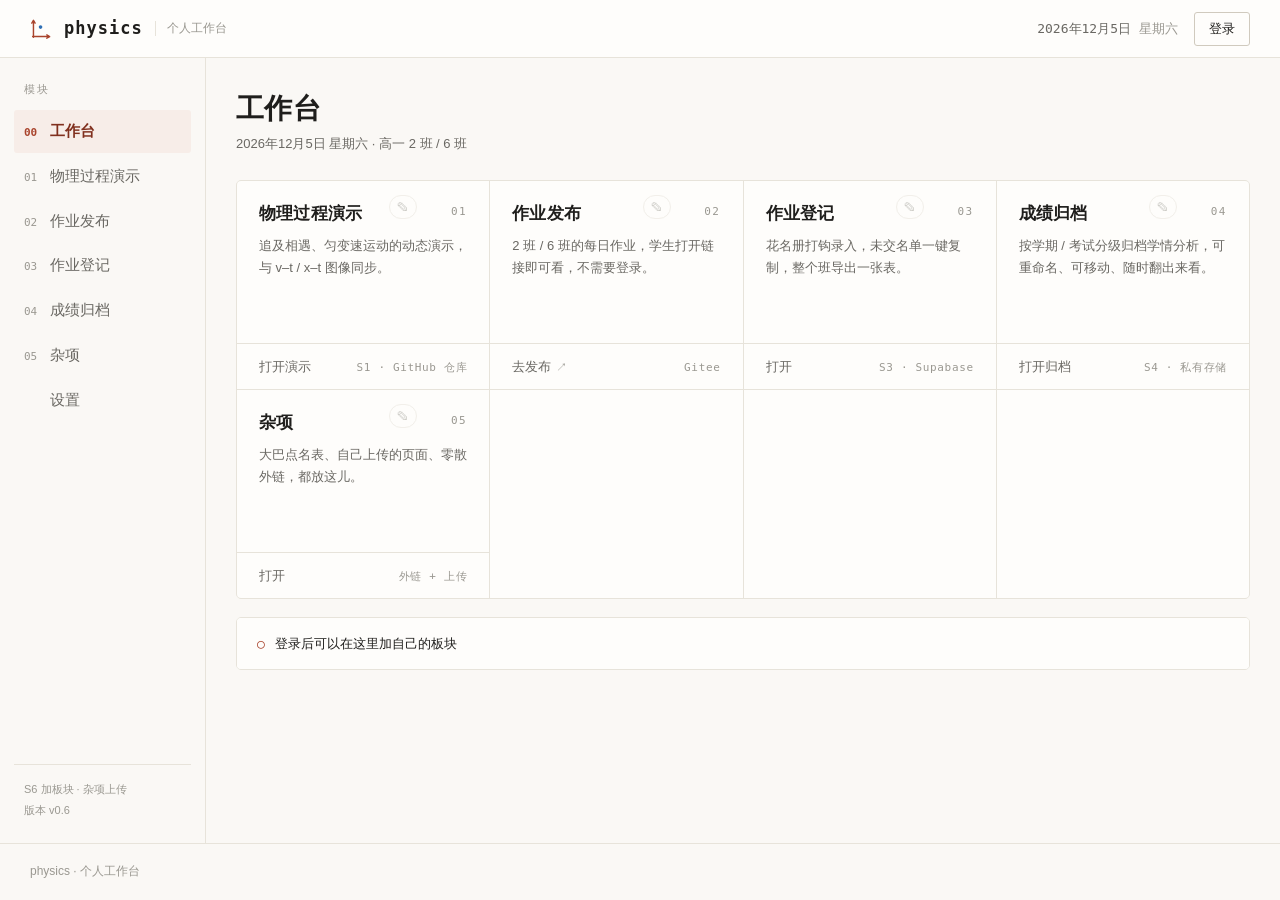
<file: index.html>
<!DOCTYPE html>
<html lang="zh-CN" data-theme="paper">
<head>
<meta charset="UTF-8">
<meta name="viewport" content="width=device-width, initial-scale=1, viewport-fit=cover">
<title>工作台 · physics</title>
<meta name="description" content="高中物理教师的个人工作台：成绩分析、作业登记、物理过程演示、作业发布。">
<meta name="color-scheme" content="light">
<!-- 内联 SVG 图标：零请求，同时避免 favicon.ico 的 404 -->
<link rel="icon" href="data:image/svg+xml,<svg xmlns='http://www.w3.org/2000/svg' viewBox='0 0 32 32'><rect width='32' height='32' rx='7' fill='%237f2f1e'/><path d='M7.5 25.5V8M5.6 10.6 7.5 7.2l1.9 3.4M6.5 24.5h18M21.4 22.6l3.4 1.9-3.4 1.9' fill='none' stroke='%23fffefb' stroke-width='1.9' stroke-linecap='round' stroke-linejoin='round'/><circle cx='13.5' cy='15' r='2.5' fill='%23e0a35a'/></svg>">

<!-- 普通脚本：先于 module 执行，shell.js 启动时就能读到配置 -->
<script src="./assets/config.js?v=49"></script>

<link rel="stylesheet" href="./assets/tokens.css?v=49">
<link rel="stylesheet" href="./assets/themes.css?v=49">
<link rel="stylesheet" href="./assets/style.css?v=49">
</head>
<body>

<a class="skip" href="#main">跳到主内容</a>

<div class="app">

  <!-- ---------- 顶栏 ---------- -->
  <header class="topbar">
    <a class="brand" href="#/">
      <!-- 品牌标记：坐标系 + 一枚运动质点（物理含义，非装饰） -->
      <svg class="mark" width="23" height="23" viewBox="0 0 24 24" fill="none" aria-hidden="true">
        <path d="M3.6 21.2V4.4" stroke="currentColor" stroke-width="1.5" stroke-linecap="round"/>
        <path d="M1.9 6.4 3.6 3.4 5.3 6.4" stroke="currentColor" stroke-width="1.5"
              stroke-linecap="round" stroke-linejoin="round"/>
        <path d="M2.8 20.4h16.8" stroke="currentColor" stroke-width="1.5" stroke-linecap="round"/>
        <path d="M17.5 18.7 20.5 20.4 17.5 22.1" stroke="currentColor" stroke-width="1.5"
              stroke-linecap="round" stroke-linejoin="round"/>
        <circle class="dot" cx="11" cy="10.5" r="1.9"/>
      </svg>
      <span class="brand-name">physics</span>
      <span class="brand-sub">个人工作台</span>
    </a>

    <span class="spacer"></span>

    <div class="top-date" id="top-date"></div>
    <button class="btn" id="btn-login" type="button">登录</button>
  </header>

  <!-- ---------- 左侧导航（内容由 shell.js 生成） ---------- -->
  <aside class="rail" id="rail" aria-label="模块导航"></aside>

  <!-- ---------- 主内容 ---------- -->
  <main class="main" id="main"></main>

  <!-- ---------- 页脚 ---------- -->
  <footer class="footer">
    <span>physics · 个人工作台</span>
  </footer>

  <!-- ---------- 手机端底部标签栏（内容由 shell.js 生成） ---------- -->
  <nav class="tabbar" id="tabbar" aria-label="模块导航（手机）"></nav>

</div>

<div class="toast" id="toast" role="status" aria-live="polite"></div>

<script type="module" src="./assets/shell.js?v=49"></script>
</body>
</html>
</file>
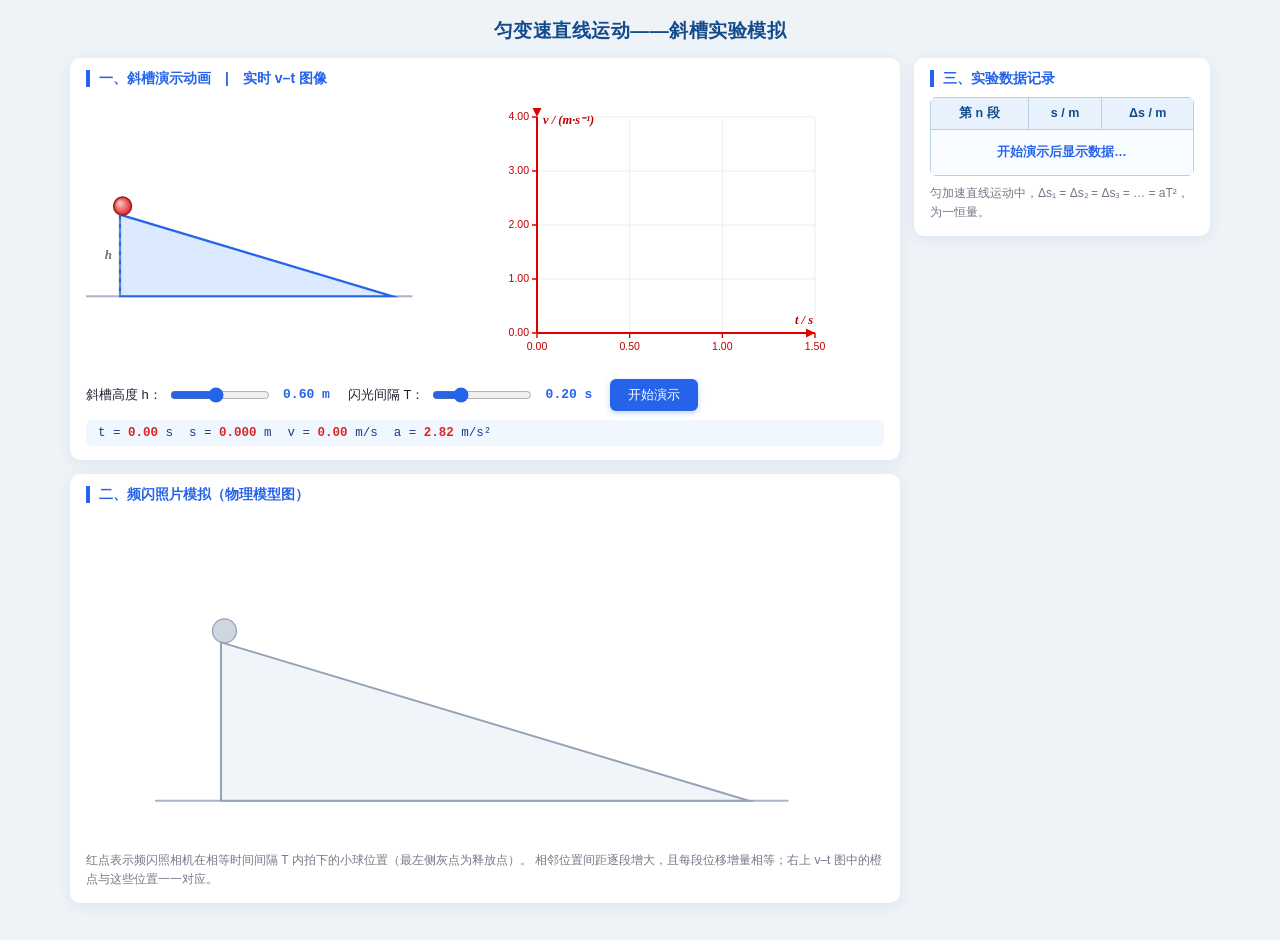
<file: apps/physics/demos/2.1匀变速直线运动模拟实验.html>
<!DOCTYPE html>
<html lang="zh-CN">
<head>
<meta charset="UTF-8">
<meta name="viewport" content="width=device-width, initial-scale=1">
<title>匀变速直线运动——斜槽实验模拟</title>
<style>
  * { box-sizing: border-box; }
  body {
    margin: 0; padding: 18px 16px 36px;
    background: #eef3f8;
    font-family: "Microsoft YaHei", "PingFang SC", "Hiragino Sans GB", Arial, sans-serif;
    color: #223;
  }
  .app { max-width: 1140px; margin: 0 auto; }
  h1 {
    font-size: 19px; color: #144b8c; text-align: center;
    margin: 0 0 14px; letter-spacing: .5px;
  }

  /* ============ 主布局：左（动画 + 频闪） / 右（数据表） ============ */
  .main { display: flex; gap: 14px; align-items: flex-start; }
  .col-left {
    flex: 1 1 auto; min-width: 0;
    display: flex; flex-direction: column; gap: 14px;
  }
  .col-right { flex: 0 0 296px; }

  .panel {
    background: #fff; border-radius: 10px;
    padding: 12px 16px 14px;
    box-shadow: 0 3px 14px rgba(20, 60, 110, .08);
  }
  .panel h2 {
    font-size: 14px; color: #2563eb; margin: 0 0 10px;
    padding-left: 9px; border-left: 4px solid #2563eb;
    line-height: 1.2; font-weight: 700;
  }

  /* ---- 顶部双画布 ---- */
  .topRow { display: flex; gap: 12px; align-items: flex-start; }
  .half { flex: 1 1 0; min-width: 0; }
  .half canvas { display: block; width: 100%; height: auto; border-radius: 6px; }
  #flashCanvas {
    display: block; max-width: 100%; height: auto;
    border-radius: 6px; margin: 0 auto;
  }

  /* ---- 控件 ---- */
  .ctrl {
    display: flex; flex-wrap: wrap; gap: 10px 18px;
    margin-top: 10px; align-items: center; font-size: 13px;
  }
  .ctrl label { display: flex; align-items: center; gap: 6px; }
  .ctrl input[type=range] { width: 100px; accent-color: #2563eb; cursor: pointer; }
  .ctrl .val {
    font-family: Consolas, Menlo, monospace; font-weight: 700;
    color: #2563eb; min-width: 52px; text-align: right;
  }
  button {
    padding: 7px 18px; border: none; border-radius: 6px;
    background: #2563eb; color: #fff; font-size: 13px;
    cursor: pointer; font-family: inherit; transition: .15s;
    box-shadow: 0 2px 6px rgba(37, 99, 235, .28);
  }
  button:hover { background: #1d4ed8; transform: translateY(-1px); }
  button:active { transform: translateY(0); }

  .status {
    margin-top: 9px; font-size: 12.5px;
    font-family: Consolas, Menlo, monospace;
    color: #1e3a8a; background: #f0f7ff;
    border-radius: 6px; padding: 6px 12px;
    display: flex; gap: 16px; flex-wrap: wrap;
  }
  .status b { color: #dc2626; }
  .hint { font-size: 12px; color: #778; margin-top: 8px; line-height: 1.6; }

  /* ============ 转置后的数据表（行=拍照间隔，列=物理量） ============ */
  .data-table {
    width: 100%; border-collapse: collapse; font-size: 13px;
  }
  .data-table th, .data-table td {
    border: 1px solid #b8cfe6;
    padding: 6px 4px;
    text-align: center;
    font-family: Consolas, Menlo, monospace;
  }
  .data-table thead th {
    background: #e8f2fd; color: #144b8c;
    font-weight: 700; font-family: inherit; font-size: 12.5px;
    padding: 7px 4px;
  }
  .data-table tbody td:first-child {
    background: #f8fbff; color: #2563eb; font-weight: 700;
    width: 44px; font-size: 12.5px;
  }
  .data-table tbody tr:nth-child(even) td { background: #fbfdff; }
  .data-table tbody tr:nth-child(even) td:first-child { background: #f2f8ff; }
  .data-table tbody td:nth-child(2) { color: #0b6b4f; }
  .data-table tbody td:nth-child(3) { color: #b45309; font-weight: 700; }
  .data-table .empty {
    color: #9aa; font-family: inherit; padding: 14px 6px;
  }
  .table-wrap {
    max-height: 470px; overflow-y: auto; border-radius: 6px;
  }
  .table-wrap::-webkit-scrollbar { width: 7px; }
  .table-wrap::-webkit-scrollbar-thumb { background: #c3d7ee; border-radius: 4px; }

  /* ---- 窄屏堆叠 ---- */
  @media (max-width: 960px) {
    .main { flex-direction: column; }
    .col-right { flex: 1 1 auto; width: 100%; }
    .table-wrap { max-height: none; }
  }
</style>
</head>
<body>
<div class="app">

  <h1>匀变速直线运动——斜槽实验模拟</h1>

  <div class="main">

    <!-- ================= 左列 ================= -->
    <div class="col-left">

      <!-- 一、动画 + 实时 v-t -->
      <div class="panel">
        <h2>一、斜槽演示动画　|　实时 v–t 图像</h2>
        <div class="topRow">
          <div class="half"><canvas id="animCanvas"></canvas></div>
          <div class="half"><canvas id="vtCanvas"></canvas></div>
        </div>
        <div class="ctrl">
          <label>斜槽高度 h：
            <input type="range" id="hRange" min="0.10" max="1.20" step="0.05" value="0.60">
            <span class="val" id="hVal">0.60 m</span>
          </label>
          <label>闪光间隔 T：
            <input type="range" id="tRange" min="0.10" max="0.50" step="0.05" value="0.20">
            <span class="val" id="tVal">0.20 s</span>
          </label>
          <button id="btnRun">开始演示</button>
        </div>
        <div class="status">
          <span>t = <b id="statT">0.00</b> s</span>
          <span>s = <b id="statS">0.000</b> m</span>
          <span>v = <b id="statV">0.00</b> m/s</span>
          <span>a = <b id="statA">0.00</b> m/s²</span>
        </div>
      </div>

      <!-- 二、频闪照片 -->
      <div class="panel">
        <h2>二、频闪照片模拟（物理模型图）</h2>
        <canvas id="flashCanvas"></canvas>
        <div class="hint">
          红点表示频闪照相机在相等时间间隔 T 内拍下的小球位置（最左侧灰点为释放点）。
          相邻位置间距逐段增大，且每段位移增量相等；右上 v–t 图中的橙点与这些位置一一对应。
        </div>
      </div>

    </div>

    <!-- ================= 右列：数据表（转置） ================= -->
    <div class="col-right">
      <div class="panel">
        <h2>三、实验数据记录</h2>
        <div class="table-wrap">
          <table class="data-table">
            <thead>
              <tr>
                <th>第 n 段</th>
                <th>s / m</th>
                <th>Δs / m</th>
              </tr>
            </thead>
            <tbody id="tableBody">
              <tr><td colspan="3" class="empty">开始演示后显示数据…</td></tr>
            </tbody>
          </table>
        </div>
        <div class="hint">
          匀加速直线运动中，Δs₁ = Δs₂ = Δs₃ = … = aT²，为一恒量。
        </div>
      </div>
    </div>

  </div>
</div>

<script>
(function () {
  'use strict';

  /* ============================================================
     物理常量
     ============================================================ */
  const G = 9.8;          // 重力加速度
  const L = 2.0;          // 斜槽水平底边长度（固定）

  /* ============================================================
     画布与视图
     ============================================================ */
  const ANIM_W = 340, ANIM_H = 272;
  const VT_W   = 340, VT_H   = 272;
  const FLASH_W = 660, FLASH_H = 330;

  function makeView(cv, cw, ch) {
    const dpr = window.devicePixelRatio || 1;
    cv.width  = Math.round(cw * dpr);
    cv.height = Math.round(ch * dpr);
    cv.style.maxWidth = cw + 'px';
    const ctx = cv.getContext('2d');
    ctx.setTransform(dpr, 0, 0, dpr, 0, 0);
    return { ctx: ctx, cv: cv, cw: cw, ch: ch,
             scale: 1, padX: 0, padY: 0, wxMin: 0, wyMin: 0 };
  }

  const animView  = makeView(document.getElementById('animCanvas'),  ANIM_W,  ANIM_H);
  const vtView    = makeView(document.getElementById('vtCanvas'),    VT_W,    VT_H);
  const flashView = makeView(document.getElementById('flashCanvas'), FLASH_W, FLASH_H);

  /* 当前正在绘制的视图（供 toSX / toSY 使用） */
  let V = animView;

  function toSX(x) { return V.padX + (x - V.wxMin) * V.scale; }
  function toSY(y) { return V.ch - V.padY - (y - V.wyMin) * V.scale; }

  /* 根据斜槽高度自动适配世界坐标，压缩空白 */
  function fitView(v, h) {
    const marginX = 0.25;         // 左右留白（世界单位）
    const marginBot = 0.12;       // 底部留白
    const marginTop = 0.45;       // 顶部留白（给尺寸标注线用）

    let wxMin = -marginX;
    let wxMax = L + marginX;
    let wyMin = -marginBot;
    let wyMax = h + marginTop;

    const minWorldH = 0.85;       // 防止 h 太小时画面过扁
    if (wyMax - wyMin < minWorldH) wyMax = wyMin + minWorldH;

    const wW = wxMax - wxMin;
    const wH = wyMax - wyMin;
    const s = Math.min(v.cw / wW, v.ch / wH);

    v.scale = s;
    v.wxMin = wxMin;
    v.wyMin = wyMin;
    v.padX = (v.cw - wW * s) / 2;
    v.padY = (v.ch - wH * s) / 2;
  }

  /* ============================================================
     状态
     ============================================================ */
  const state = {
    h: 0.60,
    T: 0.20,
    a: 0,
    len: 0,
    tEnd: 0,
    s: 0,
    simT: 0,
    running: false,
    finished: false,
    flashes: [],
    lastFrame: 0
  };

  /* ============================================================
     物理计算
     ============================================================ */
  function updatePhysics() {
    const h = state.h;
    state.len  = Math.hypot(L, h);
    state.a    = G * (h / state.len);                // a = g·sinθ
    state.tEnd = Math.sqrt(2 * state.len / state.a); // 到底端的时间
  }

  function computeFlashes() {
    const arr = [];
    const T = state.T;
    const nMax = Math.floor(state.tEnd / T + 1e-9);
    for (let n = 1; n <= nMax && n <= 40; n++) {
      const t = n * T;
      const s = 0.5 * state.a * t * t;
      if (s <= state.len + 1e-9) arr.push({ n: n, t: t, s: s });
    }
    return arr;
  }

  function getVisible() {
    return state.flashes.filter(f => f.t <= state.simT + 1e-9);
  }

  /* ============================================================
     斜槽上距顶端 s 处的屏幕坐标（沿法线外移 r 像素）
     ============================================================ */
  function getBallPos(s, h, r) {
    const len = Math.hypot(L, h);
    const wx = s * (L / len);
    const wy = h - s * (h / len);
    const px = toSX(wx), py = toSY(wy);

    const pT = { x: toSX(0), y: toSY(h) };
    const pB = { x: toSX(L), y: toSY(0) };
    const dx = pB.x - pT.x, dy = pB.y - pT.y;
    const dl = Math.hypot(dx, dy) || 1;
    const nx =  dy / dl;
    const ny = -dx / dl;
    return { x: px + nx * r, y: py + ny * r };
  }

  /* ============================================================
     通用绘制：地面 + 斜槽三角形
     ============================================================ */
  function drawBase(c, h, fill, stroke, lw) {
    c.beginPath();
    c.moveTo(toSX(-0.30), toSY(0));
    c.lineTo(toSX(L + 0.15), toSY(0));
    c.strokeStyle = '#a8b6c8';
    c.lineWidth = 2;
    c.stroke();

    const pT = { x: toSX(0), y: toSY(h) };
    const pB = { x: toSX(L), y: toSY(0) };
    const pO = { x: toSX(0), y: toSY(0) };

    c.beginPath();
    c.moveTo(pT.x, pT.y);
    c.lineTo(pB.x, pB.y);
    c.lineTo(pO.x, pO.y);
    c.closePath();
    c.fillStyle = fill;
    c.fill();
    c.strokeStyle = stroke;
    c.lineWidth = lw;
    c.stroke();
  }

  /* ============================================================
     顶部左：斜槽动画
     ============================================================ */
  const BALL_R_ANIM = 9;

  function drawAnim() {
    V = animView;
    const c = V.ctx;
    c.clearRect(0, 0, V.cw, V.ch);
    c.fillStyle = '#ffffff';
    c.fillRect(0, 0, V.cw, V.ch);

    drawBase(c, state.h, '#dbeafe', '#2563eb', 2.2);

    // 释放点标记
    const p0 = getBallPos(0, state.h, BALL_R_ANIM);
    c.beginPath();
    c.arc(p0.x, p0.y, 3, 0, Math.PI * 2);
    c.fillStyle = '#94a3b8';
    c.fill();

    // 运动小球
    const p = getBallPos(state.s, state.h, BALL_R_ANIM);
    const g = c.createRadialGradient(p.x - 3, p.y - 3, 1, p.x, p.y, BALL_R_ANIM);
    g.addColorStop(0, '#ffc0c0');
    g.addColorStop(1, '#dc2626');
    c.beginPath();
    c.arc(p.x, p.y, BALL_R_ANIM, 0, Math.PI * 2);
    c.fillStyle = g;
    c.fill();
    c.strokeStyle = '#991b1b';
    c.lineWidth = 1.4;
    c.stroke();

    // 高度虚线
    c.save();
    c.setLineDash([5, 4]);
    c.strokeStyle = '#94a3b8';
    c.lineWidth = 1.2;
    c.beginPath();
    c.moveTo(toSX(0), toSY(0));
    c.lineTo(toSX(0), toSY(state.h));
    c.stroke();
    c.restore();

    c.font = 'italic bold 13px "Times New Roman", serif';
    c.fillStyle = '#64748b';
    c.textAlign = 'right';
    c.textBaseline = 'middle';
    c.fillText('h', toSX(0) - 8, (toSY(0) + toSY(state.h)) / 2);
  }

  /* ============================================================
     顶部右：实时 v-t 图像
     ============================================================ */
  function niceStep(raw) {
    if (!(raw > 0)) return 1;
    const mag = Math.pow(10, Math.floor(Math.log10(raw)));
    const n = raw / mag;
    let s;
    if (n <= 1)      s = 1;
    else if (n <= 2) s = 2;
    else if (n <= 5) s = 5;
    else             s = 10;
    return s * mag;
  }

  function arrowHead(c, x, y, angle, color) {
    c.save();
    c.translate(x, y);
    c.rotate(angle);
    c.beginPath();
    c.moveTo(0, 0);
    c.lineTo(-9, 4.5);
    c.lineTo(-9, -4.5);
    c.closePath();
    c.fillStyle = color;
    c.fill();
    c.restore();
  }

  function drawVT() {
    const c = vtView.ctx;
    const cw = vtView.cw, ch = vtView.ch;

    c.clearRect(0, 0, cw, ch);
    c.fillStyle = '#ffffff';
    c.fillRect(0, 0, cw, ch);

    const padL = 46, padR = 16, padT = 20, padB = 36;
    const px0 = padL, px1 = cw - padR;
    const py0 = ch - padB, py1 = padT;
    const pw = px1 - px0, ph = py0 - py1;

    const a = state.a, tEnd = state.tEnd;
    if (!(a > 0) || !(tEnd > 0)) return;

    const vEnd = a * tEnd;

    const tStep  = niceStep(tEnd / 5);
    const tTicks = Math.max(1, Math.ceil(tEnd / tStep - 1e-9));
    const tAxis  = tTicks * tStep;

    const vStep  = niceStep(vEnd / 5);
    const vTicks = Math.max(1, Math.ceil(vEnd / vStep - 1e-9));
    const vAxis  = vTicks * vStep;

    const sx = pw / tAxis, sy = ph / vAxis;
    const X = t => px0 + t * sx;
    const Y = v => py0 - v * sy;

    /* 浅色网格 */
    c.strokeStyle = '#e9eef4';
    c.lineWidth = 1;
    c.beginPath();
    for (let i = 1; i <= tTicks; i++) {
      const x = X(i * tStep);
      c.moveTo(x, py0); c.lineTo(x, py1);
    }
    for (let i = 1; i <= vTicks; i++) {
      const y = Y(i * vStep);
      c.moveTo(px0, y); c.lineTo(px1, y);
    }
    c.stroke();

    /* 红色坐标轴 */
    const RED = '#e00000';
    c.strokeStyle = RED;
    c.lineWidth = 2;
    c.beginPath();
    c.moveTo(px0, py0); c.lineTo(px1, py0);
    c.moveTo(px0, py0); c.lineTo(px0, py1);
    c.stroke();

    arrowHead(c, px1, py0, 0, RED);
    arrowHead(c, px0, py1, Math.PI / 2, RED);

    /* 刻度线 */
    c.lineWidth = 1.4;
    c.beginPath();
    for (let i = 0; i <= tTicks; i++) {
      const x = X(i * tStep);
      c.moveTo(x, py0); c.lineTo(x, py0 + 5);
    }
    for (let i = 0; i <= vTicks; i++) {
      const y = Y(i * vStep);
      c.moveTo(px0, y); c.lineTo(px0 - 5, y);
    }
    c.stroke();

    /* 刻度数值 */
    c.font = '10.5px Consolas, Menlo, Arial';
    c.fillStyle = '#c00000';
    c.textAlign = 'center';
    c.textBaseline = 'top';
    for (let i = 0; i <= tTicks; i++) {
      c.fillText((i * tStep).toFixed(2), X(i * tStep), py0 + 9);
    }
    c.textAlign = 'right';
    c.textBaseline = 'middle';
    for (let i = 0; i <= vTicks; i++) {
      c.fillText((i * vStep).toFixed(2), px0 - 8, Y(i * vStep));
    }

    /* 轴标签 */
    c.font = 'italic bold 12.5px "Times New Roman", Times, serif';
    c.fillStyle = '#c00000';
    c.textAlign = 'right';
    c.textBaseline = 'bottom';
    c.fillText('t / s', px1 - 2, py0 - 6);

    c.textAlign = 'left';
    c.textBaseline = 'top';
    c.fillText('v / (m·s⁻¹)', px0 + 6, py1 - 2);

    /* 生长中的图线 */
    const tNow = Math.min(state.simT, tEnd);
    if (tNow > 0) {
      c.save();
      c.beginPath();
      c.rect(px0, py1, pw, ph);
      c.clip();

      const N = 80;
      c.beginPath();
      c.moveTo(X(0), Y(0));
      for (let i = 1; i <= N; i++) {
        const t = tNow * i / N;
        c.lineTo(X(t), Y(a * t));
      }
      c.strokeStyle = '#2563eb';
      c.lineWidth = 2.4;
      c.lineJoin = 'round';
      c.stroke();
      c.restore();
    }

    /* ---- 拍照时刻 (nT, aT) 的橙点 ---- */
    c.save();
    c.beginPath();
    c.rect(px0, py1, pw, ph);
    c.clip();

    for (const f of state.flashes) {
      if (f.t > state.simT + 1e-9) break;
      if (f.t > tAxis + 1e-9) break;
      const t = f.t;
      const v = a * t;
      const px = X(t), py = Y(v);
      if (px < px0 - 8 || px > px1 + 8) continue;

      c.beginPath();
      c.arc(px, py, 3.8, 0, Math.PI * 2);
      c.fillStyle = '#f97316';
      c.fill();
      c.strokeStyle = '#ffffff';
      c.lineWidth = 1.3;
      c.stroke();
    }
    c.restore();

    /* 当前时刻标记点（红色，覆盖在橙点之上） */
    if (tNow > 0) {
      const cx = X(tNow), cy = Y(a * tNow);
      if (cx <= px1 + 6) {
        c.beginPath();
        c.arc(cx, cy, 4.5, 0, Math.PI * 2);
        c.fillStyle = '#dc2626';
        c.fill();
        c.strokeStyle = '#ffffff';
        c.lineWidth = 1.4;
        c.stroke();
      }
    }
  }

  /* ============================================================
     中部：频闪照片
     ============================================================ */
  const BALL_R_FLASH = 12;
  const SUBDIGITS = ['₀','₁','₂','₃','₄','₅','₆','₇','₈','₉'];
  function sub(n) {
    return String(n).split('').map(d => SUBDIGITS[+d]).join('');
  }

  function drawFlash(vis) {
    V = flashView;
    const c = V.ctx;
    c.clearRect(0, 0, V.cw, V.ch);
    c.fillStyle = '#ffffff';
    c.fillRect(0, 0, V.cw, V.ch);

    drawBase(c, state.h, '#f1f5f9', '#94a3b8', 2);

    const positions = [0].concat(vis.map(f => f.s));

    // 幽灵小球
    for (let i = 0; i < positions.length; i++) {
      const p = getBallPos(positions[i], state.h, BALL_R_FLASH);
      c.beginPath();
      c.arc(p.x, p.y, BALL_R_FLASH, 0, Math.PI * 2);
      c.fillStyle = (i === 0) ? 'rgba(148,163,184,.45)' : 'rgba(220,38,38,.72)';
      c.fill();
      c.strokeStyle = (i === 0) ? '#94a3b8' : '#991b1b';
      c.lineWidth = 1.3;
      c.stroke();
    }

    // 位移标注
    if (positions.length >= 2) drawDimensions(c, positions, state.h);
  }

  function drawDimensions(c, positions, h) {
    const pT = { x: toSX(0), y: toSY(h) };
    const pB = { x: toSX(L), y: toSY(0) };
    const dx = pB.x - pT.x, dy = pB.y - pT.y;
    const dl = Math.hypot(dx, dy) || 1;
    const nx =  dy / dl;
    const ny = -dx / dl;

    const OFF  = 45;
    const TICK = 5;

    c.strokeStyle = '#059669';
    c.fillStyle   = '#047857';
    c.lineWidth   = 1.6;
    c.font = 'bold 13px "Times New Roman", Times, serif';
    c.textAlign = 'center';
    c.textBaseline = 'middle';

    for (let i = 0; i < positions.length - 1; i++) {
      const A = getBallPos(positions[i],     h, 0);
      const B = getBallPos(positions[i + 1], h, 0);

      const A1 = { x: A.x + nx * OFF, y: A.y + ny * OFF };
      const B1 = { x: B.x + nx * OFF, y: B.y + ny * OFF };

      c.beginPath();
      c.moveTo(A1.x, A1.y);
      c.lineTo(B1.x, B1.y);
      c.stroke();

      c.beginPath();
      c.moveTo(A1.x - nx * TICK, A1.y - ny * TICK);
      c.lineTo(A1.x + nx * TICK, A1.y + ny * TICK);
      c.moveTo(B1.x - nx * TICK, B1.y - ny * TICK);
      c.lineTo(B1.x + nx * TICK, B1.y + ny * TICK);
      c.stroke();

      const mx = (A1.x + B1.x) / 2 + nx * 14;
      const my = (A1.y + B1.y) / 2 + ny * 14;
      c.fillText('s' + sub(i + 1), mx, my);
    }
  }

  /* ============================================================
     右下：数据表（转置 —— 每行一段，列为 s 与 Δs）
     ============================================================ */
  let lastTableN = -1;

  function updateTable(N) {
    if (N === lastTableN) return;
    lastTableN = N;

    const tbody = document.getElementById('tableBody');

    if (N === 0) {
      tbody.innerHTML = '<tr><td colspan="3" class="empty">开始演示后显示数据…</td></tr>';
      return;
    }

    const a  = state.a;
    const T  = state.T;
    const ds = a * T * T;          // 恒为 aT²
    const k  = 0.5 * a * T * T;

    let html = '';
    for (let i = 1; i <= N; i++) {
      const si  = k * (2 * i - 1);
      const dsi = (i < N) ? ds.toFixed(4) : '—';
      html += '<tr>';
      html += '<td>' + i + '</td>';
      html += '<td>' + si.toFixed(4) + '</td>';
      html += '<td>' + dsi + '</td>';
      html += '</tr>';
    }
    tbody.innerHTML = html;
  }

  /* ============================================================
     状态栏
     ============================================================ */
  function updateStatus() {
    document.getElementById('statT').textContent = state.simT.toFixed(2);
    document.getElementById('statS').textContent = state.s.toFixed(3);
    document.getElementById('statV').textContent = (state.a * state.simT).toFixed(2);
    document.getElementById('statA').textContent = state.a.toFixed(2);
  }

  /* ============================================================
     总渲染
     ============================================================ */
  function render() {
    const vis = getVisible();

    fitView(animView, state.h);
    fitView(flashView, state.h);

    drawAnim();
    drawVT();
    drawFlash(vis);

    updateTable(vis.length);
    updateStatus();
  }

  /* ============================================================
     重置 / 运行
     ============================================================ */
  function reset() {
    state.running  = false;
    state.finished = false;
    state.simT = 0;
    state.s    = 0;

    updatePhysics();
    state.flashes = computeFlashes();
    lastTableN = -1;

    render();
  }

  let runId = 0;

  function start() {
    state.running  = true;
    state.finished = false;
    state.lastFrame = performance.now();

    const myId = ++runId;

    function loop(now) {
      if (!state.running || myId !== runId) return;

      let dt = (now - state.lastFrame) / 1000;
      state.lastFrame = now;
      if (dt > 0.1) dt = 0.1;

      state.simT += dt;

      if (state.simT >= state.tEnd) {
        state.simT = state.tEnd;
        state.running  = false;
        state.finished = true;
      }

      state.s = Math.min(0.5 * state.a * state.simT * state.simT, state.len);

      render();

      if (state.running) requestAnimationFrame(loop);
    }

    requestAnimationFrame(loop);
  }

  /* ============================================================
     控件绑定
     ============================================================ */
  const hRange = document.getElementById('hRange');
  const tRange = document.getElementById('tRange');
  const hVal   = document.getElementById('hVal');
  const tVal   = document.getElementById('tVal');

  hRange.addEventListener('input', function () {
    state.h = parseFloat(hRange.value);
    hVal.textContent = state.h.toFixed(2) + ' m';
    reset();
  });

  tRange.addEventListener('input', function () {
    state.T = parseFloat(tRange.value);
    tVal.textContent = state.T.toFixed(2) + ' s';
    reset();
  });

  document.getElementById('btnRun').addEventListener('click', function () {
    runId++;
    reset();
    start();
  });

  /* ============================================================
     初始化
     ============================================================ */
  reset();

})();
</script>
</body>
</html>
</file>
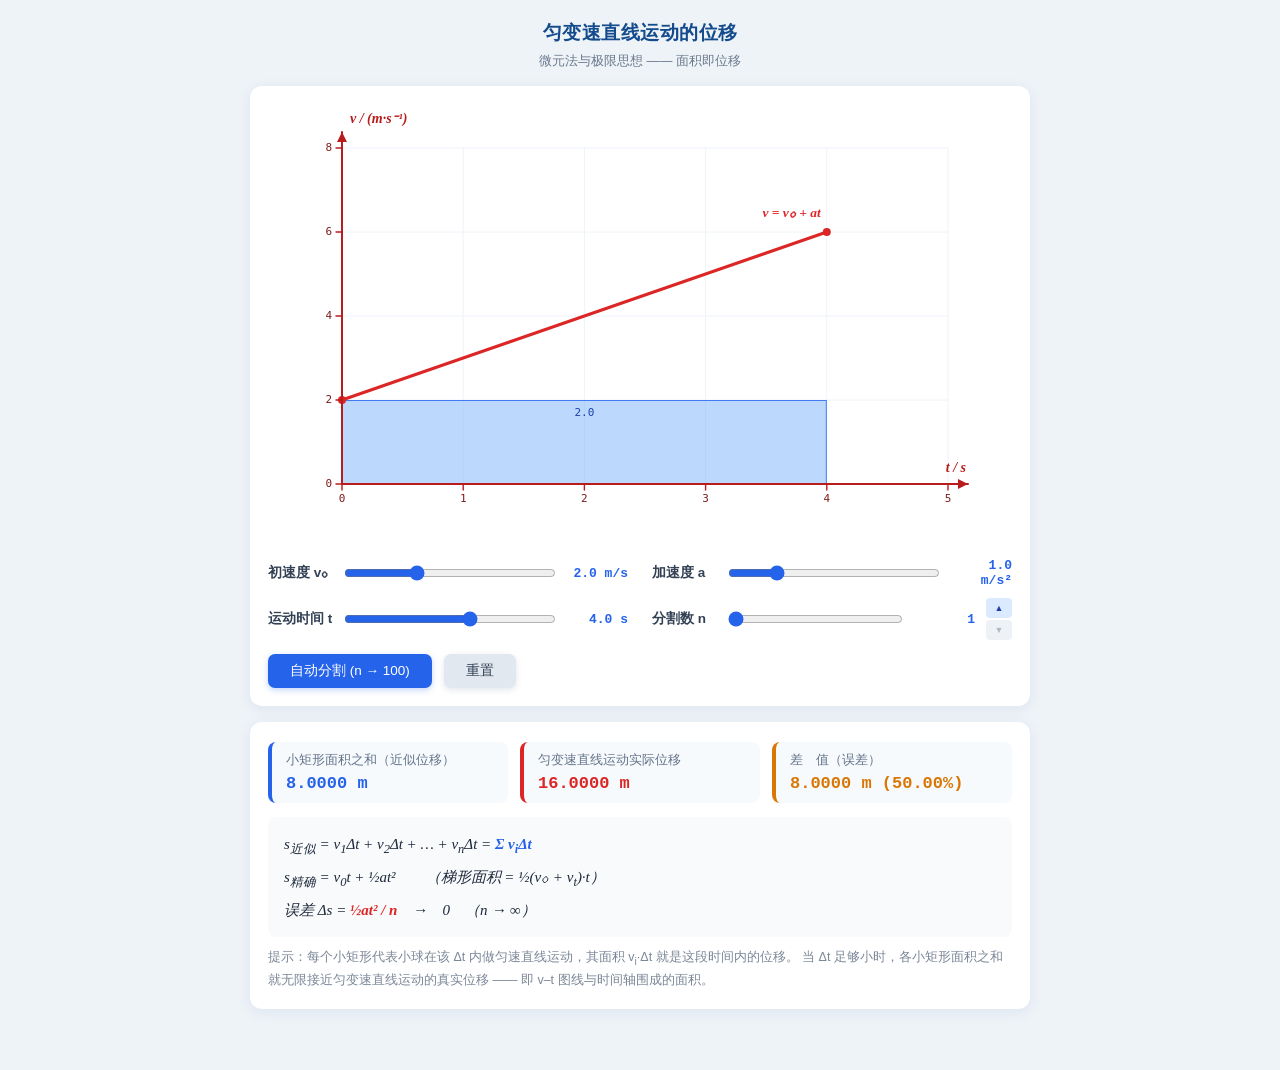
<file: apps/physics/demos/2.2匀变速直线运动的位移演示图像.html>
<!DOCTYPE html>
<html lang="zh-CN">

<head>
  <meta charset="UTF-8">
  <meta name="viewport" content="width=device-width, initial-scale=1">
  <title>匀变速直线运动的位移 —— 微元法与极限思想</title>
  <style>
    * {
      box-sizing: border-box;
    }

    body {
      margin: 0;
      padding: 20px 14px 44px;
      background: #eef3f8;
      font-family: "Microsoft YaHei", "PingFang SC", "Hiragino Sans GB", Arial, sans-serif;
      color: #223;
    }

    .app {
      max-width: 780px;
      margin: 0 auto;
    }

    h1 {
      font-size: 19px;
      color: #144b8c;
      text-align: center;
      margin: 0 0 6px;
      letter-spacing: .5px;
    }

    .subtitle {
      text-align: center;
      font-size: 13px;
      color: #6b7a8d;
      margin: 0 0 16px;
    }

    .card {
      background: #fff;
      border-radius: 12px;
      padding: 16px 18px 18px;
      margin-bottom: 16px;
      box-shadow: 0 3px 14px rgba(20, 60, 110, .08);
    }

    canvas {
      display: block;
      width: 100%;
      height: auto;
      border-radius: 8px;
    }

    /* ---------- 控制区 ---------- */
    .controls {
      display: grid;
      grid-template-columns: repeat(auto-fit, minmax(255px, 1fr));
      gap: 10px 24px;
      margin-top: 16px;
    }

    .ctrl-item {
      display: flex;
      align-items: center;
      gap: 8px;
      font-size: 13.5px;
    }

    .ctrl-item label {
      flex: 0 0 66px;
      color: #334155;
      font-weight: 600;
    }

    .ctrl-item input[type=range] {
      flex: 1 1 auto;
      min-width: 0;
      accent-color: #2563eb;
      cursor: pointer;
    }

    .ctrl-item .val {
      flex: 0 0 62px;
      text-align: right;
      font-family: Consolas, Menlo, monospace;
      font-weight: 700;
      color: #2563eb;
      font-size: 13px;
    }

    /* ---------- 上下箭头步进器 ---------- */
    .stepper {
      flex: 0 0 auto;
      display: flex;
      flex-direction: column;
      gap: 2px;
      margin-left: 3px;
    }

    .step-btn {
      width: 26px;
      height: 20px;
      padding: 0;
      font-size: 9px;
      line-height: 1;
      border-radius: 4px;
      background: #dbeafe;
      color: #1e40af;
      box-shadow: none;
      border: none;
      cursor: pointer;
      display: flex;
      align-items: center;
      justify-content: center;
      transition: background .1s;
    }

    .step-btn:hover {
      background: #bfdbfe;
      transform: none;
      box-shadow: none;
    }

    .step-btn:active {
      background: #93c5fd;
      transform: none;
    }

    .step-btn:disabled {
      background: #eef2f7;
      color: #b0bac6;
      cursor: not-allowed;
    }

    .btn-row {
      margin-top: 14px;
      display: flex;
      gap: 12px;
      flex-wrap: wrap;
    }

    button.main-btn {
      padding: 8px 22px;
      border: none;
      border-radius: 7px;
      background: #2563eb;
      color: #fff;
      font-size: 13.5px;
      cursor: pointer;
      font-family: inherit;
      transition: .15s;
      box-shadow: 0 2px 6px rgba(37, 99, 235, .28);
    }

    button.main-btn:hover {
      background: #1d4ed8;
      transform: translateY(-1px);
    }

    button.main-btn:active {
      transform: translateY(0);
    }

    button.ghost {
      background: #e2e8f0;
      color: #334155;
      box-shadow: 0 2px 6px rgba(100, 116, 139, .18);
    }

    button.ghost:hover {
      background: #cbd5e1;
    }

    /* ---------- 结果区 ---------- */
    .results {
      display: grid;
      grid-template-columns: repeat(auto-fit, minmax(180px, 1fr));
      gap: 12px;
      margin-top: 4px;
    }

    .res-item {
      background: #f7fafd;
      border-radius: 8px;
      padding: 10px 14px;
      border-left: 4px solid #94a3b8;
    }

    .res-item.b1 {
      border-left-color: #2563eb;
    }

    .res-item.b2 {
      border-left-color: #dc2626;
    }

    .res-item.b3 {
      border-left-color: #d97706;
    }

    .res-label {
      display: block;
      font-size: 12.5px;
      color: #64748b;
      margin-bottom: 5px;
    }

    .res-val {
      display: block;
      font-size: 17px;
      font-weight: 700;
      font-family: Consolas, Menlo, monospace;
    }

    .res-val.blue {
      color: #2563eb;
    }

    .res-val.red {
      color: #dc2626;
    }

    .res-val.amber {
      color: #d97706;
    }

    .note {
      margin-top: 14px;
      font-size: 13px;
      line-height: 2;
      color: #475569;
      background: #f8fafc;
      border-radius: 8px;
      padding: 12px 16px;
    }

    .note .eq {
      font-family: "Times New Roman", Times, serif;
      font-style: italic;
      font-size: 15px;
      color: #1e293b;
    }

    .note .hl {
      color: #dc2626;
      font-weight: 700;
    }

    .note .bl {
      color: #2563eb;
      font-weight: 700;
    }

    .tip {
      font-size: 12.5px;
      color: #7c8798;
      margin-top: 10px;
      line-height: 1.7;
    }
  </style>
</head>

<body>
  <div class="app">

    <h1>匀变速直线运动的位移</h1>
    <p class="subtitle">微元法与极限思想 —— 面积即位移</p>

    <!-- ===================== 画布 ===================== -->
    <div class="card">
      <canvas id="cv"></canvas>

      <!-- ---------- 控制区 ---------- -->
      <div class="controls">
        <div class="ctrl-item">
          <label>初速度 v₀</label>
          <input type="range" id="v0Range" min="0" max="6" step="0.2" value="2">
          <span class="val" id="v0Val">2.0 m/s</span>
        </div>
        <div class="ctrl-item">
          <label>加速度 a</label>
          <input type="range" id="aRange" min="0.2" max="4" step="0.1" value="1">
          <span class="val" id="aVal">1.0 m/s²</span>
        </div>
        <div class="ctrl-item">
          <label>运动时间 t</label>
          <input type="range" id="tRange" min="1" max="6" step="0.2" value="4">
          <span class="val" id="tVal">4.0 s</span>
        </div>
        <div class="ctrl-item">
          <label>分割数 n</label>
          <input type="range" id="nRange" min="1" max="100" step="1" value="1">
          <span class="val" id="nVal">1</span>
          <div class="stepper">
            <button class="step-btn" id="nUp" aria-label="增加分割数">▲</button>
            <button class="step-btn" id="nDown" aria-label="减少分割数">▼</button>
          </div>
        </div>
      </div>

      <div class="btn-row">
        <button class="main-btn" id="btnAuto">自动分割 (n → 100)</button>
        <button class="main-btn ghost" id="btnReset">重置</button>
      </div>
    </div>

    <!-- ===================== 结果 ===================== -->
    <div class="card">
      <div class="results">
        <div class="res-item b1">
          <span class="res-label">小矩形面积之和（近似位移）</span>
          <span class="res-val blue" id="approxVal">—</span>
        </div>
        <div class="res-item b2">
          <span class="res-label">匀变速直线运动实际位移</span>
          <span class="res-val red" id="exactVal">—</span>
        </div>
        <div class="res-item b3">
          <span class="res-label">差　值（误差）</span>
          <span class="res-val amber" id="errVal">—</span>
        </div>
      </div>

      <div class="note">
        <div class="eq">
          s<sub>近似</sub> = v<sub>1</sub>Δt + v<sub>2</sub>Δt + … + v<sub>n</sub>Δt = <span class="bl">Σ
            v<sub>i</sub>Δt</span>
        </div>
        <div class="eq">
          s<sub>精确</sub> = v<sub>0</sub>t + ½at²　　（梯形面积 = ½(v₀ + v<sub>t</sub>)·t）
        </div>
        <div class="eq">
          误差 Δs = <span class="hl">½at² / n</span>　→　0　（n → ∞）
        </div>
      </div>

      <div class="tip">
        提示：每个小矩形代表小球在该 Δt 内做匀速直线运动，其面积 v<sub>i</sub>·Δt 就是这段时间内的位移。
        当 Δt 足够小时，各小矩形面积之和就无限接近匀变速直线运动的真实位移 —— 即 v–t 图线与时间轴围成的面积。
      </div>
    </div>

  </div>

  <script>
    (function () {
      'use strict';

      /* ============================================================
         基础设置
         ============================================================ */
      const CW = 720, CH = 440;
      const PAD = {L: 74, R: 40, T: 46, B: 58};
      const N_MAX = 100;              // 分割数上限

      const cvs = document.getElementById('cv');
      const ctx = cvs.getContext('2d');

      function setupCanvas() {
        const dpr = window.devicePixelRatio || 1;
        cvs.width = Math.round(CW * dpr);
        cvs.height = Math.round(CH * dpr);
        cvs.style.maxWidth = CW + 'px';
        ctx.setTransform(dpr, 0, 0, dpr, 0, 0);
      }

      /* ============================================================
         工具函数
         ============================================================ */
      function niceStep(raw) {
        if (!(raw > 0)) return 1;
        const mag = Math.pow(10, Math.floor(Math.log10(raw)));
        const n = raw / mag;
        let s;
        if (n <= 1) s = 1;
        else if (n <= 2) s = 2;
        else if (n <= 5) s = 5;
        else s = 10;
        return s * mag;
      }

      function tickDecimals(step) {
        let d = 0, s = step;
        while (Math.abs(s - Math.round(s)) > 1e-9 && d < 6) {s *= 10; d++;}
        return d;
      }

      function arrow(x, y, angle, color) {
        ctx.save();
        ctx.translate(x, y);
        ctx.rotate(angle);
        ctx.beginPath();
        ctx.moveTo(0, 0);
        ctx.lineTo(-10, 5);
        ctx.lineTo(-10, -5);
        ctx.closePath();
        ctx.fillStyle = color;
        ctx.fill();
        ctx.restore();
      }

      /* ============================================================
         状态
         ============================================================ */
      const state = {v0: 2, a: 1, t: 4, n: 1};

      /* ============================================================
         绘制
         ============================================================ */
      function draw() {
        const v0 = state.v0, a = state.a, t = state.t, n = state.n;

        const px0 = PAD.L, px1 = CW - PAD.R;
        const py0 = CH - PAD.B, py1 = PAD.T;
        const pw = px1 - px0, ph = py0 - py1;

        /* ---------- 确定坐标轴范围 ---------- */
        const vTop = Math.max(v0 + a * t, 0.6);

        let xStep = niceStep(Math.max(t, 0.6) / 5);
        let xAxis = Math.ceil(t / xStep - 1e-9) * xStep;
        if (xAxis < t * 1.03) xAxis += xStep;

        let yStep = niceStep(vTop / 4.5);
        let yAxis = Math.ceil(vTop / yStep - 1e-9) * yStep;
        if (yAxis < vTop * 1.03) yAxis += yStep;

        const X = tt => px0 + (tt / xAxis) * pw;
        const Y = vv => py0 - (vv / yAxis) * ph;

        const xTicks = Math.round(xAxis / xStep);
        const yTicks = Math.round(yAxis / yStep);
        const xDec = tickDecimals(xStep);
        const yDec = tickDecimals(yStep);

        /* ---------- 背景 ---------- */
        ctx.clearRect(0, 0, CW, CH);
        ctx.fillStyle = '#ffffff';
        ctx.fillRect(0, 0, CW, CH);

        /* ---------- 浅色网格 ---------- */
        ctx.strokeStyle = '#eef3f8';
        ctx.lineWidth = 1;
        ctx.beginPath();
        for (let i = 1; i <= xTicks; i++) {
          const x = X(i * xStep);
          ctx.moveTo(x, py0); ctx.lineTo(x, py1);
        }
        for (let i = 1; i <= yTicks; i++) {
          const y = Y(i * yStep);
          ctx.moveTo(px0, y); ctx.lineTo(px1, y);
        }
        ctx.stroke();

        /* ---------- 小矩形（左端点求和） ---------- */
        const dt = t / n;

        ctx.save();
        ctx.beginPath();
        ctx.rect(px0, py1 - 2, pw + 1, ph + 4);
        ctx.clip();

        for (let i = 0; i < n; i++) {
          const ta = i * dt;
          const tb = ta + dt;
          const v = v0 + a * ta;             // 该 Δt 内的“匀速”速度
          const xa = X(ta), xb = X(tb);
          const ya = Y(v);
          const w = xb - xa;
          const h = py0 - ya;
          if (w <= 0 || h <= 0) continue;

          // 填充
          ctx.fillStyle = 'rgba(96,165,250,0.42)';
          ctx.fillRect(xa, ya, w, h);

          // 描边（矩形足够宽时才画，避免过密糊成一片）
          if (w >= 6) {
            ctx.strokeStyle = 'rgba(37,99,235,0.80)';
            ctx.lineWidth = 1;
            ctx.strokeRect(xa + 0.5, ya + 0.5, w - 1, h - 1);
          }
        }

        /* ---------- 矩形内部速度标注 ---------- */
        if (n <= 10) {
          ctx.font = '11px Consolas, Menlo, monospace';
          ctx.fillStyle = '#1e40af';
          ctx.textAlign = 'center';
          ctx.textBaseline = 'middle';
          for (let i = 0; i < n; i++) {
            const ta = i * dt;
            const v = v0 + a * ta;
            const xa = X(ta), xb = X(ta + dt);
            const w = xb - xa;
            if (w < 28) continue;
            const ya = Y(v);
            const h = py0 - ya;
            if (h < 18) continue;
            ctx.fillText(v.toFixed(1), xa + w / 2, ya + 13);
          }
        }

        ctx.restore();

        /* ---------- v–t 直线 ---------- */
        ctx.beginPath();
        ctx.moveTo(X(0), Y(v0));
        ctx.lineTo(X(t), Y(v0 + a * t));
        ctx.strokeStyle = '#dc2626';
        ctx.lineWidth = 3;
        ctx.lineCap = 'round';
        ctx.stroke();

        // 端点圆点
        ctx.fillStyle = '#dc2626';
        ctx.beginPath(); ctx.arc(X(0), Y(v0), 4, 0, Math.PI * 2); ctx.fill();
        ctx.beginPath(); ctx.arc(X(t), Y(v0 + a * t), 4, 0, Math.PI * 2); ctx.fill();

        // 直线方程标注
        ctx.font = 'italic bold 13.5px "Times New Roman", Times, serif';
        ctx.fillStyle = '#dc2626';
        ctx.textAlign = 'right';
        ctx.textBaseline = 'bottom';
        ctx.fillText('v = v₀ + at', X(t) - 6, Y(v0 + a * t) - 12);

        /* ---------- 坐标轴 ---------- */
        const AXC = '#b91c1c';
        ctx.strokeStyle = AXC;
        ctx.lineWidth = 2;
        ctx.beginPath();
        ctx.moveTo(px0, py0); ctx.lineTo(px1 + 20, py0);   // 横轴
        ctx.moveTo(px0, py0); ctx.lineTo(px0, py1 - 16);   // 纵轴
        ctx.stroke();

        arrow(px1 + 20, py0, 0, AXC);
        arrow(px0, py1 - 16, -Math.PI / 2, AXC);

        // 刻度线
        ctx.lineWidth = 1.4;
        ctx.beginPath();
        for (let i = 0; i <= xTicks; i++) {
          const x = X(i * xStep);
          ctx.moveTo(x, py0); ctx.lineTo(x, py0 + 6);
        }
        for (let i = 0; i <= yTicks; i++) {
          const y = Y(i * yStep);
          ctx.moveTo(px0, y); ctx.lineTo(px0 - 6, y);
        }
        ctx.stroke();

        // 刻度数值
        ctx.fillStyle = '#7f1d1d';
        ctx.font = '11px Consolas, Menlo, monospace';
        ctx.textAlign = 'center';
        ctx.textBaseline = 'top';
        for (let i = 0; i <= xTicks; i++) {
          ctx.fillText((i * xStep).toFixed(xDec), X(i * xStep), py0 + 10);
        }
        ctx.textAlign = 'right';
        ctx.textBaseline = 'middle';
        for (let i = 0; i <= yTicks; i++) {
          ctx.fillText((i * yStep).toFixed(yDec), px0 - 10, Y(i * yStep));
        }

        // 轴标签
        ctx.font = 'italic bold 14px "Times New Roman", Times, serif';
        ctx.fillStyle = AXC;
        ctx.textAlign = 'right';
        ctx.textBaseline = 'bottom';
        ctx.fillText('t / s', px1 + 18, py0 - 9);

        ctx.textAlign = 'left';
        ctx.textBaseline = 'bottom';
        ctx.fillText('v / (m·s⁻¹)', px0 + 8, py1 - 22);
      }

      /* ============================================================
         结果更新
         ============================================================ */
      const elApprox = document.getElementById('approxVal');
      const elExact = document.getElementById('exactVal');
      const elErr = document.getElementById('errVal');

      function updateStats() {
        const v0 = state.v0, a = state.a, t = state.t, n = state.n;
        const dt = t / n;

        let sum = 0;
        for (let i = 0; i < n; i++) {
          sum += (v0 + a * i * dt) * dt;
        }
        const exact = v0 * t + 0.5 * a * t * t;
        const err = exact - sum;
        const errPct = exact > 1e-9 ? (err / exact * 100) : 0;

        elApprox.textContent = sum.toFixed(4) + ' m';
        elExact.textContent = exact.toFixed(4) + ' m';
        elErr.textContent = err.toFixed(4) + ' m  (' + errPct.toFixed(2) + '%)';
      }

      /* ============================================================
         渲染总入口
         ============================================================ */
      function render() {
        draw();
        updateStats();
        syncStepper();
      }

      /* ============================================================
         控件
         ============================================================ */
      const v0Range = document.getElementById('v0Range');
      const aRange = document.getElementById('aRange');
      const tRange = document.getElementById('tRange');
      const nRange = document.getElementById('nRange');

      const v0Val = document.getElementById('v0Val');
      const aVal = document.getElementById('aVal');
      const tVal = document.getElementById('tVal');
      const nVal = document.getElementById('nVal');

      const nUpBtn = document.getElementById('nUp');
      const nDownBtn = document.getElementById('nDown');

      /* ---- 分割数专用：统一设置 + 同步滑块 / 数值 / 按钮状态 ---- */
      function setN(value) {
        value = Math.max(1, Math.min(N_MAX, Math.round(value)));
        state.n = value;
        nRange.value = value;
        nVal.textContent = value;
        render();
      }

      function syncStepper() {
        nUpBtn.disabled = (state.n >= N_MAX);
        nDownBtn.disabled = (state.n <= 1);
      }

      /* ---- 滑块事件 ---- */
      v0Range.addEventListener('input', function () {
        state.v0 = parseFloat(v0Range.value);
        v0Val.textContent = state.v0.toFixed(1) + ' m/s';
        render();
      });

      aRange.addEventListener('input', function () {
        state.a = parseFloat(aRange.value);
        aVal.textContent = state.a.toFixed(1) + ' m/s²';
        render();
      });

      tRange.addEventListener('input', function () {
        state.t = parseFloat(tRange.value);
        tVal.textContent = state.t.toFixed(1) + ' s';
        render();
      });

      nRange.addEventListener('input', function () {
        stopAuto();                       // 手动拖动时停止自动分割
        state.n = parseInt(nRange.value, 10);
        nVal.textContent = state.n;
        render();
      });

      /* ---- 步进按钮事件 ---- */
      nUpBtn.addEventListener('click', function () {
        stopAuto();
        setN(state.n + 1);
      });

      nDownBtn.addEventListener('click', function () {
        stopAuto();
        setN(state.n - 1);
      });

      /* ---------- 自动分割 ---------- */
      const btnAuto = document.getElementById('btnAuto');
      let autoTimer = null;

      function stopAuto() {
        if (autoTimer !== null) {
          clearTimeout(autoTimer);
          autoTimer = null;
        }
        btnAuto.textContent = '自动分割 (n → 100)';
      }

      btnAuto.addEventListener('click', function () {
        if (autoTimer !== null) {          // 正在运行 → 暂停
          stopAuto();
          return;
        }
        if (state.n >= N_MAX) {            // 已到最大 → 从头开始
          setN(1);
        }
        btnAuto.textContent = '暂停';

        function step() {
          if (state.n >= N_MAX) {
            stopAuto();
            return;
          }
          let next = Math.ceil(state.n * 1.22) + 1;
          if (next > N_MAX) next = N_MAX;
          setN(next);

          const delay = next < 20 ? 130 : (next < 60 ? 90 : 55);
          autoTimer = setTimeout(step, delay);
        }
        autoTimer = setTimeout(step, 60);
      });

      /* ---------- 重置 ---------- */
      document.getElementById('btnReset').addEventListener('click', function () {
        stopAuto();

        state.v0 = 2; state.a = 1; state.t = 4; state.n = 1;

        v0Range.value = 2; v0Val.textContent = '2.0 m/s';
        aRange.value = 1; aVal.textContent = '1.0 m/s²';
        tRange.value = 4; tVal.textContent = '4.0 s';
        nRange.value = 1; nVal.textContent = '1';

        render();
      });

      /* ============================================================
         初始化
         ============================================================ */
      setupCanvas();
      render();

    })();
  </script>
</body>

</html>
</file>
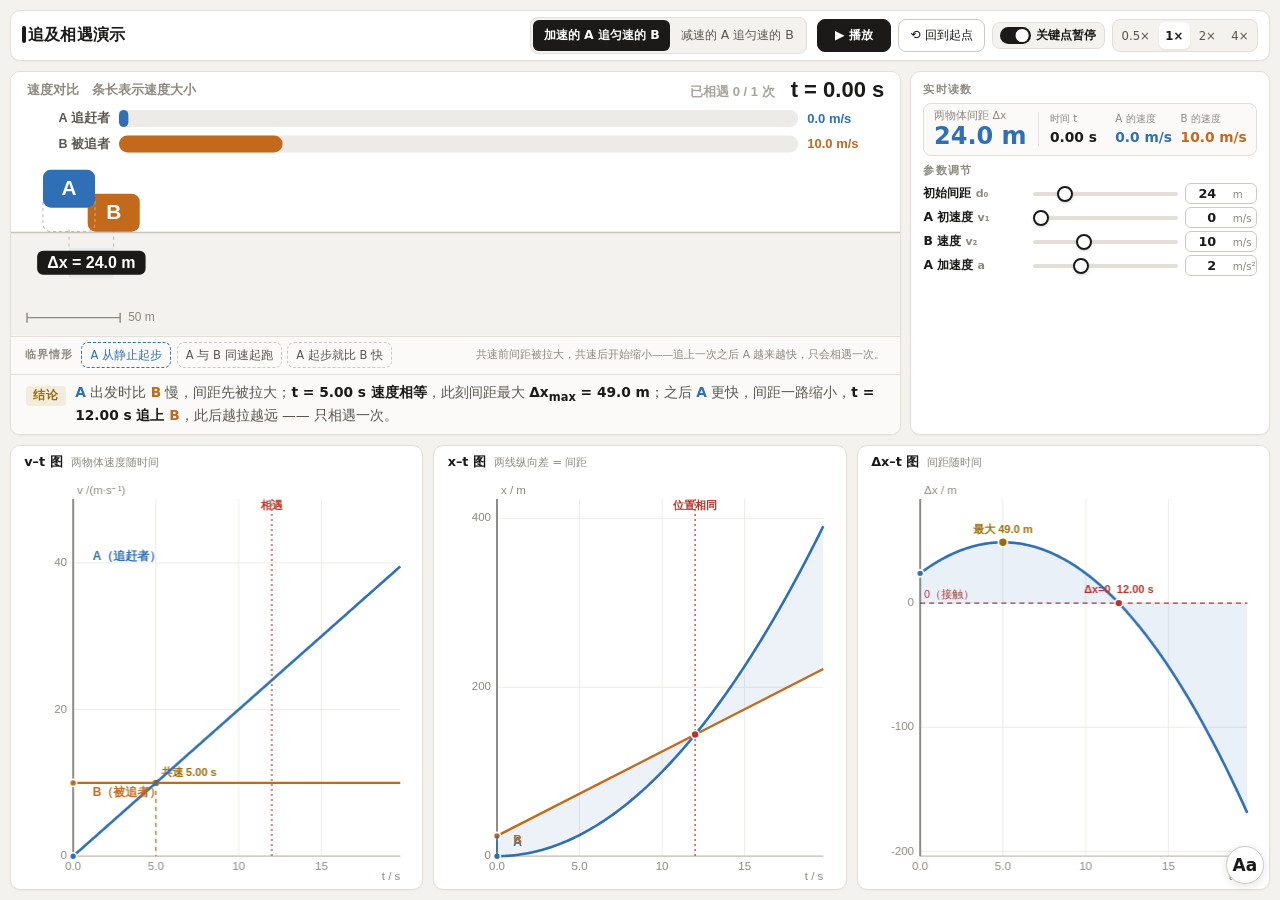
<file: apps/physics/demos/2.7追及相遇问题演示.html>
<!DOCTYPE html>
<html lang="zh-CN" data-page-node-id="SK4cKKowQC7OXhYcmtS6uK">
<head data-page-node-id="XtEqxI8bj0H5xgYWs0kieg">
<meta charset="UTF-8" data-page-node-id="joGcLCra9Pwcx7HqxcZHTM">
<meta name="viewport" content="width=device-width, initial-scale=1" data-page-node-id="3uts9tlIyhbiTsEFso1R1x">
<title>追及相遇问题演示 · 加速追匀速 / 减速追匀速</title>
<style>
  :root{
    --bg:#f4f2ee;
    --surface:#ffffff;
    --ink:#1b1a18;
    --ink2:#5a564f;
    --ink3:#8d8880;
    --line:#e3dfd8;
    --line2:#cfcac1;
    --A:#2f6fb5;
    --A-soft:rgba(47,111,181,.10);
    --B:#c2691c;
    --B-soft:rgba(194,105,28,.10);
    --danger:#b8342a;
    --amber:#9a6b06;
    --base:17px;
    --fs:1;
  }
  *{box-sizing:border-box;margin:0;padding:0}
  html,body{height:100%}
  body{
    background:var(--bg);
    color:var(--ink);
    font-family:"HarmonyOS Sans SC","Source Han Sans SC","Noto Sans SC","PingFang SC","Microsoft YaHei",system-ui,sans-serif;
    font-size:calc(var(--base) * var(--fs));
    -webkit-font-smoothing:antialiased;
    overflow:hidden;
    font-variant-numeric:tabular-nums;
  }
  .app{
    height:100vh;
    display:grid;
    grid-template-rows:auto minmax(0,0.9fr) minmax(0,1.1fr);
    gap:.6rem;
    padding:.6rem;
  }

  /* ---------- 顶栏 ---------- */
  .bar{
    display:flex;align-items:center;gap:1rem;flex-wrap:wrap;
    background:var(--surface);
    border:1px solid var(--line);
    border-radius:10px;
    padding:.5rem .9rem;
    box-shadow:0 1px 2px rgba(30,25,15,.04);
  }
  .brand{display:flex;align-items:baseline;gap:.55rem;margin-right:auto}
  .brand h1{font-size:1.05rem;font-weight:700;letter-spacing:.02em}
  .brand .sub{font-size:.72rem;color:var(--ink3)}
  .brand .bar1{width:.28rem;height:1.02rem;border-radius:2px;background:var(--ink);
    display:inline-block;transform:translateY(.13rem);margin-right:.1rem}

  .seg{display:flex;background:var(--bg);border:1px solid var(--line);border-radius:8px;padding:2px}
  .seg button{
    font:inherit;font-size:.82rem;border:0;background:transparent;color:var(--ink2);
    padding:.42rem .85rem;border-radius:6px;cursor:pointer;white-space:nowrap;transition:.15s;
  }
  .seg button:hover{color:var(--ink)}
  .seg button.on{background:var(--ink);color:#fff;font-weight:600}

  .trans{display:flex;align-items:center;gap:.45rem}
  .btn{
    font:inherit;font-size:.82rem;border:1px solid var(--line2);background:var(--surface);
    color:var(--ink);padding:.42rem .9rem;border-radius:8px;cursor:pointer;transition:.15s;white-space:nowrap;
  }
  .btn:hover{border-color:var(--ink3);background:#faf9f7}
  .btn.primary{background:var(--ink);color:#fff;border-color:var(--ink);font-weight:600;min-width:5.6rem}
  .btn.primary:hover{background:#333}
  .speeds{display:flex;gap:2px;background:var(--bg);border:1px solid var(--line);border-radius:8px;padding:2px}
  .speeds button{font:inherit;font-size:.75rem;border:0;background:transparent;color:var(--ink2);
    padding:.4rem .5rem;border-radius:6px;cursor:pointer}
  .speeds button.on{background:var(--surface);color:var(--ink);font-weight:700;box-shadow:0 1px 2px rgba(0,0,0,.08)}

  /* 共速暂停开关 */
  .sw{
    display:flex;align-items:center;gap:.4rem;cursor:pointer;user-select:none;
    padding:.3rem .55rem;border:1px solid var(--line);border-radius:8px;background:var(--bg);
    transition:.15s;
  }
  .sw:hover{border-color:var(--ink3)}
  .sw input{position:absolute;width:1px;height:1px;opacity:0;pointer-events:none}
  .sw .tk{
    width:2.05rem;height:1.12rem;border-radius:999px;background:#d8d3cb;position:relative;
    flex:none;transition:background .18s;box-shadow:inset 0 1px 2px rgba(0,0,0,.12);
  }
  .sw .kn{
    position:absolute;top:2px;left:2px;width:.86rem;height:.86rem;border-radius:50%;
    background:#fff;box-shadow:0 1px 2px rgba(0,0,0,.25);transition:transform .18s;
  }
  .sw input:checked + .tk{background:var(--ink)}
  .sw input:checked + .tk .kn{transform:translateX(.93rem)}
  .sw .lb{font-size:.78rem;color:var(--ink3);white-space:nowrap;transition:.15s}
  .sw input:checked ~ .lb{color:var(--ink);font-weight:600}
  .sw input:focus-visible + .tk{outline:2px solid var(--A);outline-offset:2px}
  .sw.na{opacity:.55}                     /* 当前参数下没有可停的共速点 */
  .sw.na:hover{opacity:.85}

  /* 停在共速点时，开关自己变色 + 换字样（不额外占宽度，避免顶栏换行） */
  .sw.fired{border-color:#e0c98a;background:#fdf3dd;animation:pulseTag 1.7s ease-in-out infinite}
  .sw.fired .lb, .sw.fired input:checked ~ .lb{color:#8a5d05;font-weight:700}
  .sw.fired .tk, .sw.fired input:checked + .tk{background:#c9962a}
  @keyframes pulseTag{
    0%,100%{opacity:1}
    50%{opacity:.62}
  }
  @media (prefers-reduced-motion:reduce){ .sw.fired{animation:none} }

  /* 停在共速点时给演示区加一圈提示环（纯 CSS，播放停下来也能动） */
  .sceneWrap.starPause{
    border-color:#e0c98a;
    box-shadow:0 0 0 3px rgba(201,150,42,.16), 0 1px 2px rgba(30,25,15,.04);
  }

  /* ---------- 上半部分 ---------- */
  .stage{
    display:grid;grid-template-columns:minmax(0,1fr) 22.5rem;gap:.6rem;min-height:0;
  }
  .card{
    background:var(--surface);border:1px solid var(--line);border-radius:10px;
    box-shadow:0 1px 2px rgba(30,25,15,.04);min-height:0;
  }
  .sceneWrap{display:flex;flex-direction:column;min-height:0;overflow:hidden}
  #scene{flex:1;min-height:0;width:100%;display:block}
  .verdict{
    border-top:1px solid var(--line);
    padding:.55rem .95rem;
    font-size:.86rem;line-height:1.45;color:var(--ink2);
    display:flex;gap:.6rem;align-items:flex-start;background:#fbfaf8;
  }
  .verdict .mk{flex:0 0 auto;font-weight:700;font-size:.76rem;letter-spacing:.06em;
    padding:.08rem .45rem;border-radius:4px;background:var(--A-soft);color:var(--A);margin-top:.14rem}
  .verdict.warn .mk{background:rgba(184,52,42,.10);color:var(--danger)}
  .verdict.ok .mk{background:rgba(154,107,6,.10);color:var(--amber)}
  .verdict b{color:var(--ink);font-weight:700}

  /* ---------- 控制面板 ---------- */
  .panel{padding:.55rem .75rem;display:flex;flex-direction:column;gap:.34rem;overflow:auto}
  .panel h2{font-size:.7rem;letter-spacing:.1em;color:var(--ink3);font-weight:700;margin-top:.1rem}
  .readout{
    display:flex;align-items:center;gap:.7rem;
    border:1px solid var(--line);border-radius:8px;padding:.32rem .6rem;background:#fbfaf8;
  }
  .readout .dx .k{font-size:.68rem;color:var(--ink3);margin-bottom:.05rem}
  .readout .dx .v{font-size:1.5rem;font-weight:700;line-height:1.08;color:var(--A)}
  .readout.danger .dx .v{color:var(--danger)}
  .readout.safe .dx .v{color:var(--amber)}
  .readout.ahead .dx .v{color:var(--B)}      /* Δx 为负：A 已经跑到 B 前面 */
  .stats{flex:1;display:grid;grid-template-columns:1fr 1fr 1fr;gap:.25rem;
    border-left:1px solid var(--line);padding-left:.7rem}
  .stats .k2{display:block;font-size:.64rem;color:var(--ink3);white-space:nowrap}
  .stats b{font-size:.86rem;font-weight:700;color:var(--ink);white-space:nowrap}

  .rows{display:flex;flex-direction:column;gap:.2rem}
  .row{display:grid;grid-template-columns:6.4rem minmax(0,1fr) 4.5rem;align-items:center;gap:.45rem}
  .row .name{font-size:.77rem;font-weight:600;color:var(--ink);white-space:nowrap}
  .row .name i{font-style:normal;color:var(--ink3);font-size:.69rem}
  input[type=range]{
    -webkit-appearance:none;appearance:none;width:100%;height:1.1rem;background:transparent;cursor:pointer;
  }
  input[type=range]::-webkit-slider-runnable-track{height:4px;border-radius:2px;background:var(--line)}
  input[type=range]::-webkit-slider-thumb{
    -webkit-appearance:none;width:16px;height:16px;margin-top:-6px;border-radius:50%;
    background:var(--surface);border:2px solid var(--ink);box-shadow:0 1px 3px rgba(0,0,0,.18);
  }
  input[type=range]::-moz-range-track{height:4px;border-radius:2px;background:var(--line)}
  input[type=range]::-moz-range-thumb{width:14px;height:14px;border-radius:50%;background:#fff;border:2px solid var(--ink)}
  .numBox{display:flex;align-items:center;gap:.1rem;border:1px solid var(--line2);border-radius:6px;
    padding:.12rem .3rem;background:var(--surface)}
  .numBox input{width:2.5rem;border:0;outline:0;font:inherit;font-size:.8rem;font-weight:700;text-align:right;background:transparent;color:var(--ink)}
  .numBox .u{font-size:.64rem;color:var(--ink3)}

  .stageFoot{
    flex:0 0 auto;display:flex;align-items:center;gap:.55rem;
    padding:.32rem .9rem;border-top:1px solid var(--line);background:#fbfaf8;
  }
  .sfLabel{font-size:.68rem;letter-spacing:.08em;color:var(--ink3);font-weight:700;white-space:nowrap}

  .presets{display:flex;flex-wrap:nowrap;gap:.32rem}
  .chip{
    font:inherit;font-size:.72rem;border:1px dashed var(--line2);background:#fbfaf8;color:var(--ink2);
    padding:.3rem .52rem;border-radius:7px;cursor:pointer;transition:.15s;
  }
  .chip:hover{border-style:solid;border-color:var(--ink3);color:var(--ink);background:#fff}
  .chip.hi{border-color:var(--A);color:var(--A)}
  .chip.hi:hover{background:var(--A-soft)}
  .hint{flex:1;min-width:0;font-size:.67rem;color:var(--ink3);white-space:nowrap;
    overflow:hidden;text-overflow:ellipsis;text-align:right}

  /* ---------- 下半部分：三张图 ---------- */
  .charts{display:grid;grid-template-columns:1fr 1fr 1fr;gap:.6rem;min-height:0}
  figure{
    background:var(--surface);border:1px solid var(--line);border-radius:10px;
    box-shadow:0 1px 2px rgba(30,25,15,.04);
    display:flex;flex-direction:column;min-height:0;padding:.5rem .55rem .35rem;
  }
  figure figcaption{
    display:flex;align-items:baseline;gap:.5rem;
    font-size:.8rem;font-weight:700;padding:0 .3rem .35rem;
  }
  figure figcaption em{font-style:normal;font-size:.7rem;font-weight:400;color:var(--ink3)}
  figure canvas{flex:1;min-height:0;width:100%;display:block}

  /* ---------- 微调 ---------- */
  .tweaks{position:fixed;right:1rem;bottom:1rem;z-index:20}
  .tweaks .tbtn{
    width:2.4rem;height:2.4rem;border-radius:50%;border:1px solid var(--line2);background:var(--surface);
    font:inherit;font-weight:700;cursor:pointer;box-shadow:0 2px 8px rgba(30,25,15,.12);color:var(--ink)
  }
  .tweaks .tbody{
    display:none;position:absolute;right:0;bottom:2.9rem;background:var(--surface);border:1px solid var(--line);
    border-radius:9px;padding:.6rem .7rem;box-shadow:0 4px 18px rgba(30,25,15,.14);width:11rem
  }
  .tweaks.open .tbody{display:block}
  .tweaks .tbody .k{font-size:.7rem;color:var(--ink3);margin-bottom:.35rem;letter-spacing:.06em}

  /* 窄屏（老笔记本 / 投影常见 1280×720）压缩顶栏，避免换行把下半页挤出去 */
  @media (max-width:1440px){
    .bar{gap:.62rem;padding:.42rem .7rem}
    .brand{gap:.42rem}
    .brand h1{font-size:1rem}
    .brand .sub{font-size:.68rem}
    .seg button{padding:.42rem .66rem;font-size:.78rem}
    .btn{padding:.42rem .7rem;font-size:.78rem}
    .btn.primary{min-width:4.6rem}
    .speeds button{padding:.4rem .42rem;font-size:.73rem}
    .sw{padding:.28rem .46rem;gap:.34rem}
    .sw .tk{width:1.9rem;height:1.05rem}
    .sw input:checked + .tk .kn{transform:translateX(.85rem)}
    .sw .kn{width:.79rem;height:.79rem}
    .sw .lb{font-size:.73rem}
  }
  @media (max-width:1330px){
    .brand .sub{display:none}          /* 最长的提示行，窄屏优先让位 */
  }
  @media (max-width:1180px){
    body{overflow:auto}
    .app{height:auto;min-height:100vh;grid-template-rows:auto auto auto}
    .stage{grid-template-columns:minmax(0,1fr);}
    .panel{max-height:none}
    .stageFoot{flex-wrap:wrap}
    .presets{flex-wrap:wrap}
    .hint{text-align:left;white-space:normal;overflow:visible}
    #scene{min-height:19rem}
    .charts{grid-template-columns:1fr}
    figure{min-height:16rem}
  }
</style>
</head>
<body data-page-node-id="8u314w6AOZvQSscgqnRH7q">
<div class="app" data-page-node-id="HTMy3Hxbi5ssr87rya6dj2">

  <!-- 顶栏 -->
  <div class="bar" data-page-node-id="egziu0zyizZZ6YlfKiYMOl">
    <div class="brand" data-page-node-id="16Yrw2cBmquqsf0lrruRSH">
      <h1 data-page-node-id="ELXKE14BjCMrd8j3vpruRs"><span class="bar1" data-page-node-id="IduIoKTp9YUP25rukFacp3"></span>追及相遇演示</h1>
      <span class="sub" data-page-node-id="ZUOZTfdBYO5pz5HDf6uzbT">速度相等即临界 · 空格 播放/暂停 · ←→ 逐帧 · R 回到起点</span>
    </div>
    <div class="seg" id="modeSeg" data-page-node-id="QH6PhOeEEqJHC52Rg0k055">
      <button data-mode="accel" class="on" data-page-node-id="jbZAlYuWCiPExzz2GOMzCh">加速的 A 追匀速的 B</button>
      <button data-mode="decel" data-page-node-id="rGPxy4quyRpn9fBc0a0AUD">减速的 A 追匀速的 B</button>
    </div>
    <div class="trans" data-page-node-id="hpLu6l2KqqiudUFqMPGdMT">
      <button class="btn primary" id="playBtn" data-page-node-id="7vxS3tc2koOG1S1za6AJDl">▶ 播放</button>
      <button class="btn" id="resetBtn" data-page-node-id="SixIRHSK25hLbAFbtu2Qkh">⟲ 回到起点</button>
      <label class="sw" id="starSw" title="打开后，播放到「速度相等」或「相遇」的瞬间会自动停住；点「继续」再往下走。关掉则中途不停。" data-page-node-id="xN6ZEhQfliEXgjAUNRVb7J">
        <input type="checkbox" id="starChk" checked data-page-node-id="J9EswfsWXPwsIZgScNB1Bu">
        <span class="tk" data-page-node-id="YYIASCKZ7CWmEvyRWoPJeH"><span class="kn" data-page-node-id="xkYAbTGzd0o7WO55TX3ovJ"></span></span>
        <span class="lb" data-page-node-id="IAOqEYldxwnBjQYgqVWpbK">关键点暂停</span>
      </label>
      <div class="speeds" id="spSeg" data-page-node-id="P15phb8cJMh4EnRKhkBvuv">
        <button data-sp="0.5" data-page-node-id="LqfVYlhqb17jRaMMkcTTtn">0.5×</button>
        <button data-sp="1" class="on" data-page-node-id="RNsUitXj0oFTAvGouTJSLr">1×</button>
        <button data-sp="2" data-page-node-id="XJCW6cItFQtiCQVXF3IUVS">2×</button>
        <button data-sp="4" data-page-node-id="xBc1GuTu1QBGciRjUo3Qjv">4×</button>
      </div>
    </div>
  </div>

  <!-- 上半部分：演示 + 参数 -->
  <div class="stage" data-page-node-id="jbt417RrLlLgrtFPJfsjyw">
    <div class="card sceneWrap" data-page-node-id="ZMEFLehJh7hLiKRuX5VHHn">
      <canvas id="scene" data-page-node-id="epLIXeQSOGHfCPwPc4uj5q"></canvas>
      <div class="stageFoot" data-page-node-id="HAEPQJKtDtGeCV7xesVqdG">
        <span class="sfLabel" data-page-node-id="rl0Kxkj1r5mSidtJxXxGFF">临界情形</span>
        <div class="presets" id="presets" data-page-node-id="92tRfiDye2oEYbRz6Tk9eE"></div>
        <span class="hint" id="presetHint" data-page-node-id="8Q6AOBcBMi0iie5QgG2wqB"></span>
      </div>
      <div class="verdict" id="verdict" data-page-node-id="vZ5k2uBkUpUQD9wAP1EZ6u"><span class="mk" data-page-node-id="R0geTGFonLSjV8s1R134bH">结论</span><span id="verdictTxt" data-page-node-id="kwmT4AYDVAihgYbvvaUFNv"></span></div>
    </div>

    <div class="card panel" data-page-node-id="rmjffZrUKKkUU96FgNNoNH">
            <h2 data-page-node-id="rmBeFFFH9kPeOHhC1a7M6n">实时读数</h2>
      <div class="readout" id="readout" data-page-node-id="wFguzkwLvuFbAKb8Eerx4E">
        <div class="dx" data-page-node-id="AAnmhu3AphHu8NHpbo4J8y"><div class="k" data-page-node-id="62tCtnLcBRwMzsfdypHWts">两物体间距 Δx</div><div class="v" id="dxVal" data-page-node-id="575G37HvS0mFbRlWRARCIi">20.0 m</div></div>
        <div class="stats" data-page-node-id="cPAmQCmismUcJJUV6gM2DK">
          <div data-page-node-id="OA6mMo6RlJptSSd2TGGfxI"><span class="k2" data-page-node-id="57x08nKQJDbpHm3Z4LjUAH">时间 t</span><b id="tVal" data-page-node-id="6XF8NuJkPbSejdRlCr9BMi">0.00 s</b></div>
          <div data-page-node-id="isYRpheqTjgJqJY1JeK5mE"><span class="k2" data-page-node-id="DxUOkxuMBxU74Egrz6guVj">A 的速度</span><b id="vaVal" style="color:var(--A)" data-page-node-id="5z9m2dyVXRaFWS2QyNrOtE">4.0 m/s</b></div>
          <div data-page-node-id="2b3hOCOLQEmK6IvmFyifae"><span class="k2" data-page-node-id="QVXnb3A19vDQi1wZ8jnpe2">B 的速度</span><b id="vbVal" style="color:var(--B)" data-page-node-id="e6Rtqf4QjHkApAjzIElgKy">12.0 m/s</b></div>
        </div>
      </div>

      <h2 data-page-node-id="F1kCKlDRojmKHibRKhkjXb">参数调节</h2>
      <div class="rows" data-page-node-id="Og3eJ9qf7NtaJdFT1FECrN">
        <div class="row" data-page-node-id="QNpetBSBGGmhtGLwYtRlbG">
          <span class="name" data-page-node-id="6eSeU2FXLMcD8x1LO3heRy">初始间距 <i data-page-node-id="eubS5hVCW3wdbjV36JX117">d₀</i></span>
          <input type="range" id="d0R" min="2" max="120" step="0.5" value="20" data-page-node-id="bki72JQqmUt5BFPyy7fT7e">
          <div class="numBox" data-page-node-id="rpow9fpnXu4fX1qwSk3FUH"><input type="number" id="d0N" step="0.5" value="20" data-page-node-id="TVbZxBcjho8V2p4yiRz4jb"><span class="u" data-page-node-id="QEocrRzy1XVxQ5u1FBlVFP">m</span></div>
        </div>
        <div class="row" data-page-node-id="c7RtdzjZNNnCy8XoojAnCR">
          <span class="name" data-page-node-id="FvkIEUa49KmXtb5qoMNla5">A 初速度 <i data-page-node-id="79svkIqlViF8JRg7xvuOVo">v₁</i></span>
          <input type="range" id="v1R" min="0" max="30" step="0.5" value="4" data-page-node-id="pghsZ1ukSWDIeCpuyfOgRA">
          <div class="numBox" data-page-node-id="JwBaIBG0yfdRKSN7QnFFbR"><input type="number" id="v1N" step="0.5" value="4" data-page-node-id="2dQoSmVyve3Um5P4trW0xx"><span class="u" data-page-node-id="zsvVWgJckrMsYMs9DlrKw6">m/s</span></div>
        </div>
        <div class="row" data-page-node-id="XIs7No3H9ydbJoHHP0BT8F">
          <span class="name" data-page-node-id="Y34qe8EnFEjUmS3PhO4cQZ">B 速度 <i data-page-node-id="yDRK0k31aDwx45avrZkKB8">v₂</i></span>
          <input type="range" id="v2R" min="0" max="30" step="0.5" value="12" data-page-node-id="Ah6I7t6zzBgN7nMDBf4pzZ">
          <div class="numBox" data-page-node-id="QJibrF3DjC1e2wmmcDYhuQ"><input type="number" id="v2N" step="0.5" value="12" data-page-node-id="xxjcscodkGyynCGcuFF4Vj"><span class="u" data-page-node-id="GjXtTJlh5TM1FJDaahUqy2">m/s</span></div>
        </div>
        <div class="row" data-page-node-id="tnmb06CLFkK6McAKJ5JkWr">
          <span class="name" id="aName" data-page-node-id="mjW77KNDge0imhSG9GDwoB">A 加速度 <i data-page-node-id="bKeHDune8RtSE0uDFmkE81">a</i></span>
          <input type="range" id="aR" min="0.2" max="6" step="0.1" value="2" data-page-node-id="qpjTRsCHsbjRyILJMLn9Lh">
          <div class="numBox" data-page-node-id="leDcrs92d2dq3ntMknYEya"><input type="number" id="aN" step="0.1" value="2" data-page-node-id="EvL5zK5jDFHiUvOLoFKC0e"><span class="u" data-page-node-id="2xAlAQCP4lPTR340f7Ralo">m/s²</span></div>
        </div>
      </div>

      
    </div>
  </div>

  <!-- 下半部分：三张图 -->
  <div class="charts" data-page-node-id="jZm3IFkDyyyJIq0qbAX705">
    <figure data-page-node-id="no4zLIkP1lVEYBgXnrd3IX">
      <figcaption data-page-node-id="vdWVhO7zL6MGwxhNtMPRlK">v–t 图 <em data-page-node-id="eCCiFVFMzOwFh7KgEcEPVG">两物体速度随时间</em></figcaption>
      <canvas id="cvt" data-page-node-id="ZCKyDcFsfcnkBn0sDADnhV"></canvas>
    </figure>
    <figure data-page-node-id="j5RTl9Uj2N9a5hftYBnxjZ">
      <figcaption data-page-node-id="5mvrAvJNe7WOUYaMyjJpR7">x–t 图 <em data-page-node-id="Sbe9JJyLsh6ayyQ8ZolW3P">两线纵向差 = 间距</em></figcaption>
      <canvas id="cxt" data-page-node-id="a5Sk1RhnOfwv84enyEGNsj"></canvas>
    </figure>
    <figure data-page-node-id="T9N9EATAlM1qV31aqYD67R">
      <figcaption data-page-node-id="KhU5BV0pEQgVPuNo7P0XFr">Δx–t 图 <em data-page-node-id="2L1CBj7Tjq6PwsxIQDCfIT">间距随时间</em></figcaption>
      <canvas id="cdx" data-page-node-id="AijNHCJP6VBLQyNydLDU1f"></canvas>
    </figure>
  </div>
</div>

<div class="tweaks" id="tweaks" data-page-node-id="ElFmAJy92ETRLPeMuxFCP1">
  <div class="tbody" data-page-node-id="F8pz3PbF64LoRLjsTprQZ9">
    <div class="k" data-page-node-id="7J3nMzPP7cMLScinw9bGAl">投影字号</div>
    <div class="seg" id="fsSeg" style="width:100%;justify-content:space-between" data-page-node-id="dY8cqEpGVSCscNpCPqBXBG">
      <button data-fs="0.9" data-page-node-id="qFrIoVTwOmmA6HV42VAkJb">小</button>
      <button data-fs="1" class="on" data-page-node-id="kyg1g8UIdMHNi3Sspi11AH">标准</button>
      <button data-fs="1.18" data-page-node-id="FGG8LynXfgL7SeAE6pE0fk">大</button>
    </div>
  </div>
  <button class="tbtn" id="tweakBtn" data-page-node-id="d1e8L5cmZHCshFO01szswG">Aa</button>
</div>

<script>
/* =========================================================
   追及相遇演示  —  A 追赶 B
   A：起点 x=0，初速度 v1，加速度 a（加速模式 a>0；减速模式 a<0 且速度减到 0 后停住）
   B：起点 x=d0，速度恒为 v2
   间距  gap(t) = xB(t) - xA(t)
   ========================================================= */

const $ = s => document.querySelector(s);
const fmt1 = x => (Math.abs(x) < 0.05 ? 0 : x).toFixed(1);
const fmt2 = x => (Math.abs(x) < 0.005 ? 0 : x).toFixed(2);

const CIRC = ['①', '②', '③'];   // 相遇次数的圈码

const S = {
  mode: 'accel',
  d0: 24, v1: 0, v2: 10, a: 2,
  sp: 1, t: 0, playing: false, fs: 1,
  pauseAtKey: true,    // 开关：是否在关键点（共速 / 相遇）自动暂停
  atKey: null          // 当前停在哪个关键点 {t,type,idx}；正在播放或未停住时为 null
};
const BASE_SECONDS = 12;      // 动画把物理过程压到约 12 秒放完

let MD = null;                // 当前模型
let raf = null, lastTs = 0;

/* ---------------- 物理模型 ---------------- */
function buildModel(){
  const {mode, d0, v1, v2, a} = S;
  const acc = mode === 'accel' ? a : -a;      // A 的加速度（带符号）
  const braking = mode === 'decel';
  const tStop = braking ? v1 / a : Infinity;  // A 减速到 0 的时刻

  const clampT = t => Math.min(t, tStop);
  const xA = t => { const tt = clampT(t); return v1 * tt + 0.5 * acc * tt * tt; };
  const vA = t => Math.max(0, v1 + acc * clampT(t));
  const xB = t => d0 + v2 * t;
  const gap = t => xB(t) - xA(t);

  // 速度相等（共速）时刻 —— 间距取极值的位置
  let tStar = null, gapExt = null, extKind = null;
  if (mode === 'accel' && v2 > v1) { tStar = (v2 - v1) / a; extKind = 'max'; }
  if (braking && v1 > v2)          { tStar = (v1 - v2) / a; extKind = 'min'; }
  if (tStar !== null) gapExt = gap(tStar);

  /* ---- 相遇时刻：同一组参数下最多可能相遇三次 ----
     ① A 还没停下时相遇：解 d₀ + (v₂−v₁)t + ½at² = 0，最多两根
        （A 追上 B 一次、被 B 反超一次 —— 这就是「相遇两次」）
     ② A 停下之后：A 冻在 x_stop 不动，若它停在 B 前头，B 会慢慢反过来追上它 */
  const meets = [];
  const addMeet = (t, post) => {
    if (!(t > 1e-4)) return;
    if (meets.some(o => Math.abs(o.t - t) < 1e-3)) return;   // 临界情形两根重合，只算一次
    meets.push({t, post: !!post});
  };
  if (mode === 'accel'){
    const D = v2 - v1;
    addMeet((D + Math.sqrt(D * D + 2 * a * d0)) / a, false);   // 0.5a t² − D t − d₀ = 0 的正根
  } else {
    const D = v1 - v2;
    if (D > 0){
      const disc = D * D - 2 * a * d0;
      if (disc > 1e-9){
        const s = Math.sqrt(disc);
        [(D - s) / a, (D + s) / a].forEach(t => { if (t <= tStop + 1e-9) addMeet(t, false); });
      } else if (disc > -1e-7){
        addMeet(D / a, false);
      }
    }
    // A 停下那一刻还领先着 B（间距为负），才会被 B 慢慢追上来
    const gStop = gap(tStop);
    if (v2 > 1e-9 && gStop < -1e-9) addMeet(tStop + (-gStop) / v2, true);
  }
  meets.sort((p, q) => p.t - q.t);
  const tCatch = meets.length ? meets[0].t : null;             // 首次相遇
  const tCatch2 = meets.length > 1 ? meets[1].t : null;        // 第二次相遇

  // 动画演到哪一刻：把所有「有戏」的时刻都覆盖进去，末尾再留一段尾巴
  const evts = meets.map(o => o.t);
  if (tStar !== null) evts.push(tStar);
  if (isFinite(tStop)) evts.push(tStop);
  const tLast = evts.length ? Math.max(...evts) : 0;
  const tAnim = Math.max(2.2, Math.min(900, tLast + Math.max(1.2, tLast * 0.22)));
  const tEnd  = Math.min(1200, tAnim * 1.35);
  const tMax  = Math.max(xA(tEnd), xB(tEnd));

  // 判定
  const TOL = 0.15;
  let kind;
  if (!meets.length) kind = 'never';
  else if (gapExt !== null && Math.abs(gapExt) <= TOL && extKind === 'min'
           && Math.abs(meets[0].t - tStar) < 0.05) kind = 'critical';
  else kind = 'meet';

  // 关键点：动画会在这些时刻自动停住（共速点 + 每一次相遇）
  const keys = meets
    .map((o, i) => ({t: o.t, type: 'meet', idx: i, post: o.post, done: false}))
    .filter(k => k.t < tAnim - 1e-6);
  // 临界情形下「共速」和「相遇」是同一瞬间，只留相遇那一个关键点，免得停两次
  if (tStar !== null && tStar > 1e-6 && tStar < tAnim - 1e-6
      && !keys.some(k => Math.abs(k.t - tStar) < 2e-3))
    keys.push({t: tStar, type: 'star', idx: -1, done: false});
  keys.sort((p, q) => p.t - q.t);

  return {mode, d0, v1, v2, a, acc, braking, tStop, xA, vA, xB, gap,
          tStar, gapExt, extKind, meets, tCatch, tCatch2, tEnd, tAnim, tMax, kind, keys,
          baseRate: tAnim / BASE_SECONDS};
}

/* ---------------- 结论文字 ---------------- */
function verdictHTML(){
  const m = MD;
  const A = `<b style="color:var(--A)">A</b>`, B = `<b style="color:var(--B)">B</b>`;
  let txt = '', cls = '';
  const nr = m.meets.length;
  if (m.mode === 'accel'){
    if (m.v2 > m.v1){
      txt = `${A} 出发时比 ${B} 慢，间距先被拉大；<b>t = ${fmt2(m.tStar)} s 速度相等</b>，此刻间距最大 `
          + `<b>Δx<sub>max</sub> = ${fmt1(m.gapExt)} m</b>；之后 ${A} 更快，间距一路缩小，`
          + `<b>t = ${fmt2(m.tCatch)} s 追上 ${B}</b>，此后越拉越远 —— 只相遇一次。`;
    } else {
      txt = `${A} 出发时就比 ${B} 快，间距从 ${fmt1(m.d0)} m 起单调减小，`
          + `<b>t = ${fmt2(m.tCatch)} s 追上 ${B}</b>，此后越拉越远 —— 只相遇一次。`;
    }
    cls = 'ok';
  } else {
    if (m.v1 <= m.v2){
      txt = `${A} 的初速度不大于 ${B}，只会越落越远，<b>不可能追上</b>。`;
      cls = 'warn';
    } else if (!nr){
      const stop = isFinite(m.tStop) ? `，并在 t = ${fmt2(m.tStop)} s 停下` : '';
      txt = `共速时刻 <b>t = ${fmt2(m.tStar)} s</b> 间距最小，<b>Δx<sub>min</sub> = ${fmt1(m.gapExt)} m &gt; 0</b>；`
          + `此后 ${A} 比 ${B} 慢${stop}，间距重新拉大 → <b>追不上</b>。`;
      cls = 'warn';
    } else if (m.kind === 'critical'){
      txt = `共速瞬间恰好接触（<b>t = ${fmt2(m.tStar)} s，Δx = 0</b>）——这就是 d₀ 的临界值；`
          + `错过去以后 ${B} 更快，间距又被拉开，<b>只有这一次相遇</b>。`;
      cls = 'ok';
    } else if (nr === 1){
      txt = `<b>t = ${fmt2(m.meets[0].t)} s 追上 ${B}</b>（此时 ${A} 还有 ${fmt1(m.vA(m.meets[0].t))} m/s，比 ${B} 快），`
          + `${A} 超过 ${B}；此后 ${A} 越来越慢，${B} 再没有机会反超 → <b>只相遇一次</b>。`;
      cls = 'warn';
    } else {
      const t1 = m.meets[0].t, t2 = m.meets[1].t;
      const mid = (m.tStar !== null && m.tStar > t1 && m.tStar < t2)
        ? `${A} 继续减速，<b>t = ${fmt2(m.tStar)} s 两者速度相等</b>，此后 ${B} 比 ${A} 快，于是 ${B} 反过来追上 ${A}，`
        : '';
      txt = `<b>t = ${fmt2(t1)} s 第一次相遇</b>（${A} 超过 ${B}）；${mid}`
          + `<b>t = ${fmt2(t2)} s 第二次相遇</b> —— 同一组参数下 <b>相遇两次</b>。`;
      if (nr > 2) txt += `此后 ${A} 停在原地，<b>t = ${fmt2(m.meets[2].t)} s 被 ${B} 追上（第三次相遇）</b>。`;
      cls = 'warn';
    }
  }
  $('#verdictTxt').innerHTML = txt;
  $('#verdict').className = 'verdict ' + cls;
}

/* ---------------- 画布工具 ---------------- */
function fit(cv){
  const r = cv.getBoundingClientRect();
  const w = Math.max(1, r.width), h = Math.max(1, r.height);
  const dpr = Math.min(window.devicePixelRatio || 1, 2);
  if (cv.width !== Math.round(w * dpr) || cv.height !== Math.round(h * dpr)){
    cv.width = Math.round(w * dpr); cv.height = Math.round(h * dpr);
  }
  const ctx = cv.getContext('2d');
  ctx.setTransform(dpr, 0, 0, dpr, 0, 0);
  return {ctx, w, h};
}
function roundRect(ctx, x, y, w, h, r){
  if (ctx.roundRect){ ctx.beginPath(); ctx.roundRect(x, y, w, h, r); return; }
  ctx.beginPath();
  ctx.moveTo(x + r, y); ctx.arcTo(x + w, y, x + w, y + h, r); ctx.arcTo(x + w, y + h, x, y + h, r);
  ctx.arcTo(x, y + h, x, y, r); ctx.arcTo(x, y, x + w, y, r); ctx.closePath();
}
function niceStep(range, n){
  const raw = range / Math.max(1, n);
  const p = Math.pow(10, Math.floor(Math.log10(raw)));
  const c = raw / p;
  return (c <= 1 ? 1 : c <= 2 ? 2 : c <= 5 ? 5 : 10) * p;
}
const F = px => (px * S.fs);

/* ---------------- 场景动画 ---------------- */
function drawScene(){
  const cv = $('#scene');
  const {ctx, w, h} = fit(cv);
  const FONT = '"HarmonyOS Sans SC","Microsoft YaHei",sans-serif';
  ctx.clearRect(0, 0, w, h);
  ctx.fillStyle = '#ffffff'; ctx.fillRect(0, 0, w, h);

  const padL = F(58), padR = F(58);
  const groundH = Math.min(F(104), h * 0.42);   // 地面带高度随画布自适应
  const roadY = h - groundH;
  const gapY  = roadY + groundH * 0.30;
  const botY  = Math.min(roadY + groundH * 0.87, h - F(18));

  const t = Math.min(S.t, MD.tAnim);
  const xa = MD.xA(t), xb = MD.xB(t), va = MD.vA(t);
  const gapNow = xb - xa;
  const wMin = 0, wMax = MD.tMax * 1.06 + 1;
  const X = x => padL + (x - wMin) / (wMax - wMin) * (w - padL - padR);
  const pa = X(xa), pb = X(xb);
  const metCnt = MD.meets.filter(o => o.t <= t + 1e-6).length;            // 到此刻为止相遇几次
  const hold = Math.max(0.5, MD.tAnim * 0.09);                            // 相遇/共速角标停留一会儿
  const hitIdx = MD.meets.findIndex(o => t >= o.t - 0.02 && t <= o.t + hold);
  const hit = hitIdx >= 0 ? MD.meets[hitIdx] : null;

  /* ---------- 地面 ---------- */
  ctx.fillStyle = '#f4f2ee';
  ctx.fillRect(0, roadY, w, h - roadY);
  ctx.strokeStyle = '#c9c4bb'; ctx.lineWidth = 1.5;
  ctx.beginPath(); ctx.moveTo(0, roadY + .75); ctx.lineTo(w, roadY + .75); ctx.stroke();

  /* ---------- 顶行：说明 + 时间 ---------- */
  ctx.textAlign = 'left'; ctx.textBaseline = 'middle';
  ctx.fillStyle = '#8d8880';
  ctx.font = `600 ${F(12.5)}px ${FONT}`;
  ctx.fillText('速度对比　条长表示速度大小', F(16), F(19));
  ctx.textAlign = 'right'; ctx.fillStyle = '#1b1a18';
  ctx.font = `700 ${F(22)}px ${FONT}`;
  const tTxt = `t = ${fmt2(t)} s`, tW = ctx.measureText(tTxt).width;
  ctx.fillText(tTxt, w - F(16), F(19));
  if (MD.meets.length){                       // 右上角随时能看到「相遇了几次」
    ctx.font = `700 ${F(13)}px ${FONT}`;
    ctx.fillStyle = metCnt ? '#b8342a' : '#a8a39b';
    ctx.fillText(`已相遇 ${metCnt} / ${MD.meets.length} 次`, w - F(16) - tW - F(16), F(20));
  }

  /* ---------- 速度对比条 ---------- */
  const vScale = Math.max(S.v1, S.v2, MD.vA(MD.tEnd), 0.6) * 1.05;
  const barX = F(16) + F(92);
  const barMaxW = Math.max(F(40), w - barX - F(102));
  const barsTop = F(38);
  const barAvail = Math.max(F(26), (roadY - F(74)) - barsTop);
  const barH = Math.max(F(9), Math.min(F(17), barAvail * 0.36));
  const barY1 = barsTop, barY2 = barsTop + barH + Math.max(F(5), barAvail * 0.18);
  function speedBar(y, color, v, name){
    ctx.fillStyle = '#ecebe7';
    roundRect(ctx, barX, y, barMaxW, barH, barH / 2); ctx.fill();
    const wpx = Math.max(barH * .55, v / vScale * barMaxW);
    ctx.fillStyle = color;
    roundRect(ctx, barX, y, wpx, barH, barH / 2); ctx.fill();
    ctx.textBaseline = 'middle';
    ctx.fillStyle = '#5a564f'; ctx.textAlign = 'right';
    ctx.font = `600 ${F(12.5)}px ${FONT}`;
    ctx.fillText(name, barX - F(9), y + barH / 2 + .5);
    ctx.fillStyle = color; ctx.textAlign = 'left';
    ctx.font = `700 ${F(13)}px ${FONT}`;
    ctx.fillText(`${fmt1(v)} m/s`, barX + barMaxW + F(9), y + barH / 2 + .5);
  }
  speedBar(barY1, '#2f6fb5', va, 'A 追赶者');
  speedBar(barY2, '#c2691c', S.v2, 'B 被追者');

  /* ---------- 间距标注（数字直接写在标注线上） ---------- */
  const gx0 = Math.min(pa, pb), gx1 = Math.max(pa, pb);
  ctx.fillStyle = 'rgba(47,111,181,.07)';
  ctx.fillRect(gx0, gapY - F(15), Math.max(1, gx1 - gx0), F(30));

  ctx.save();
  ctx.strokeStyle = '#b9b4ab'; ctx.lineWidth = 1; ctx.setLineDash([3, 4]);
  ctx.beginPath(); ctx.moveTo(pa, roadY - F(2)); ctx.lineTo(pa, gapY + F(15)); ctx.stroke();
  if (Math.abs(pb - pa) > 1.5){
    ctx.beginPath(); ctx.moveTo(pb, roadY - F(2)); ctx.lineTo(pb, gapY + F(15)); ctx.stroke();
  }
  ctx.restore();

  const labelTxt = `Δx = ${fmt1(gapNow)} m`;
  ctx.font = `700 ${F(16)}px ${FONT}`;
  const lw = ctx.measureText(labelTxt).width + F(20);
  const midX = Math.max(F(62), Math.min(w - F(62), (gx0 + gx1) / 2));
  const lx0 = midX - lw / 2, lx1 = midX + lw / 2;
  const isDanger = Math.abs(gapNow) < 0.05;      // 只有真「接触」才标红；A 领先（Δx<0）不标红

  ctx.strokeStyle = isDanger ? '#b8342a' : '#2f6fb5';
  ctx.fillStyle = ctx.strokeStyle; ctx.lineWidth = 1.7;
  if ((gx1 - gx0) > lw + F(28)){
    ctx.beginPath(); ctx.moveTo(gx0, gapY); ctx.lineTo(lx0 - F(6), gapY); ctx.stroke();
    ctx.beginPath(); ctx.moveTo(lx1 + F(6), gapY); ctx.lineTo(gx1, gapY); ctx.stroke();
    const s = F(6);
    ctx.beginPath(); ctx.moveTo(gx0, gapY); ctx.lineTo(gx0 + s, gapY - s * .6); ctx.lineTo(gx0 + s, gapY + s * .6); ctx.closePath(); ctx.fill();
    ctx.beginPath(); ctx.moveTo(gx1, gapY); ctx.lineTo(gx1 - s, gapY - s * .6); ctx.lineTo(gx1 - s, gapY + s * .6); ctx.closePath(); ctx.fill();
  }
  ctx.fillStyle = isDanger ? '#b8342a' : '#1b1a18';
  roundRect(ctx, lx0, gapY - F(12), lw, F(24), F(6)); ctx.fill();
  ctx.fillStyle = '#ffffff'; ctx.textAlign = 'center'; ctx.textBaseline = 'middle';
  ctx.fillText(labelTxt, midX, gapY + .5);

  /* ---------- 两个物体 ---------- */
  const bh = Math.max(F(22), Math.min(F(38), roadY - F(78)));
  const bw = bh * 1.37;
  const overlap = Math.abs(pb - pa) < bw * 0.92;   // 接触瞬间把 A 抬起来，否则会被 B 完全遮住
  function block(px, color, letter, flash, dy){
    const top = roadY - bh - (dy || 0);
    if (dy){                                        // 虚框标出 A 的真实着地点
      roundRect(ctx, px - bw / 2, roadY - bh, bw, bh, F(8));
      ctx.save(); ctx.setLineDash([3, 3]); ctx.strokeStyle = '#b9b4ab'; ctx.lineWidth = 1; ctx.stroke(); ctx.restore();
    }
    roundRect(ctx, px - bw / 2, top, bw, bh, F(8));
    ctx.fillStyle = color; ctx.fill();
    if (flash){
      ctx.strokeStyle = '#b8342a'; ctx.lineWidth = 2.5;
      roundRect(ctx, px - bw / 2 - F(5), top - F(5), bw + F(10), bh + F(10), F(10));
      ctx.stroke();
    }
    ctx.fillStyle = '#fff';
    ctx.font = `700 ${Math.max(F(12), bh * 0.55)}px ${FONT}`;
    ctx.textAlign = 'center'; ctx.textBaseline = 'middle';
    ctx.fillText(letter, px, top + bh / 2 + F(1));
  }
  block(pb, '#c2691c', 'B', !!hit, 0);
  block(pa, '#2f6fb5', 'A', false, overlap ? bh - F(14) : 0);

  /* ---------- 底部：比例尺 + 状态徽标 ---------- */
  const mPerPx = (wMax - wMin) / (w - padL - padR);
  const niceM = niceStep(mPerPx * F(64), 1);
  const sl = niceM / mPerPx;
  ctx.strokeStyle = '#8d8880'; ctx.lineWidth = 1.4;
  ctx.beginPath();
  ctx.moveTo(F(16), botY); ctx.lineTo(F(16) + sl, botY);
  ctx.moveTo(F(16), botY - F(5)); ctx.lineTo(F(16), botY + F(5));
  ctx.moveTo(F(16) + sl, botY - F(5)); ctx.lineTo(F(16) + sl, botY + F(5));
  ctx.stroke();
  ctx.textAlign = 'left'; ctx.textBaseline = 'middle';
  ctx.fillStyle = '#8d8880';
  ctx.font = `400 ${F(12)}px ${FONT}`;
  ctx.fillText(`${niceM} m`, F(16) + sl + F(8), botY + .5);

  let badge = null;
  if (hit){
    const n = MD.meets.length, i = hitIdx;
    let tail;
    if (hit.post)       tail = ' · A 已停下，被 B 追上';
    else if (i < n - 1) tail = ' · A 超过 B';
    else if (n === 1)   tail = ' · A 超过 B 后越拉越远';
    else                tail = ' · B 反超 A';
    badge = { txt: (n > 1 ? `第 ${i + 1} 次相遇` : '相遇') + tail, c: '#b8342a' };
  } else if (MD.tStar !== null && t >= MD.tStar - 0.02 && t <= MD.tStar + hold){
    badge = { txt: MD.extKind === 'max' ? '共速时刻 · 此刻间距最大' : '共速时刻 · 此刻间距最小', c: '#9a6b06' };
  }
  if (badge){
    ctx.font = `700 ${F(13)}px ${FONT}`;
    const tw = ctx.measureText(badge.txt).width;
    ctx.fillStyle = badge.c + '1f';
    roundRect(ctx, w - F(16) - tw - F(22), botY - F(13), tw + F(22), F(26), F(6)); ctx.fill();
    ctx.fillStyle = badge.c; ctx.textAlign = 'right'; ctx.textBaseline = 'middle';
    ctx.fillText(badge.txt, w - F(16) - F(11), botY + .5);
  }
}

/* ---------------- 图表 ---------------- */
function frame(cv){
  const {ctx, w, h} = fit(cv);
  ctx.clearRect(0, 0, w, h);
  return {ctx, w, h};
}
function axisScale(ctx, w, h, tEnd, yMin, yMax, yFmt, xUnit){
  const padL = F(54), padR = F(14), padT = F(22), padB = F(28);
  const x0 = padL, x1 = w - padR, y0 = h - padB, y1 = padT;
  const X = t => x0 + (t / tEnd) * (x1 - x0);
  const Y = v => y0 - ((v - yMin) / (yMax - yMin || 1)) * (y0 - y1);

  ctx.font = `400 ${F(11.5)}px "HarmonyOS Sans SC","Microsoft YaHei",sans-serif`;
  ctx.strokeStyle = '#ecebe6'; ctx.lineWidth = 1;
  const ys = niceStep(yMax - yMin, 4);
  for (let v = Math.ceil(yMin / ys) * ys; v <= yMax + 1e-9; v += ys){
    const yy = Y(v);
    ctx.beginPath(); ctx.moveTo(x0, yy); ctx.lineTo(x1, yy); ctx.stroke();
    ctx.fillStyle = '#8d8880'; ctx.textAlign = 'right'; ctx.textBaseline = 'middle';
    ctx.fillText(yFmt(v), x0 - F(6), yy);
  }
  const xs = niceStep(tEnd, 5);
  for (let t = 0; t <= tEnd + 1e-9; t += xs){
    const xx = X(t);
    ctx.beginPath(); ctx.moveTo(xx, y0); ctx.lineTo(xx, y1); ctx.stroke();
    ctx.fillStyle = '#8d8880'; ctx.textAlign = 'center'; ctx.textBaseline = 'top';
    ctx.fillText(t >= 10 ? t.toFixed(0) : t.toFixed(1), xx, y0 + F(5));
  }
  ctx.strokeStyle = '#c5c0b7'; ctx.lineWidth = 1.2;
  ctx.beginPath(); ctx.moveTo(x0, y0); ctx.lineTo(x1, y0); ctx.moveTo(x0, y0); ctx.lineTo(x0, y1); ctx.stroke();

  ctx.fillStyle = '#8d8880'; ctx.textAlign = 'left'; ctx.textBaseline = 'top';
  ctx.font = `400 ${F(11.5)}px "HarmonyOS Sans SC","Microsoft YaHei",sans-serif`;
  ctx.fillText(xUnit, x0 + F(4), y1 - F(14));
  ctx.textAlign = 'right'; ctx.textBaseline = 'bottom';
  ctx.fillText('t / s', x1, h - F(2));
  return {X, Y, x0, x1, y0, y1, padT};
}
function line(ctx, X, Y, fn, n, color, width, dash){
  ctx.save();
  if (dash) ctx.setLineDash(dash);
  ctx.strokeStyle = color; ctx.lineWidth = width; ctx.lineJoin = 'round';
  ctx.beginPath();
  for (let i = 0; i <= n; i++){
    const t = MD.tEnd * i / n, px = X(t), py = Y(fn(t));
    i ? ctx.lineTo(px, py) : ctx.moveTo(px, py);
  }
  ctx.stroke(); ctx.restore();
}
function cursor(ctx, X, t, pts){
  const xx = X(t);
  ctx.save();
  ctx.strokeStyle = 'rgba(27,26,24,.55)'; ctx.lineWidth = 1.4;
  ctx.beginPath(); ctx.moveTo(xx, pts.y1); ctx.lineTo(xx, pts.y0); ctx.stroke();
  ctx.restore();
  return xx;
}
function dot(ctx, x, y, color, r){
  ctx.beginPath(); ctx.arc(x, y, r || F(3.5), 0, Math.PI * 2);
  ctx.fillStyle = color; ctx.fill();
  ctx.strokeStyle = '#fff'; ctx.lineWidth = 1.6; ctx.stroke();
}

function drawVT(){
  const {ctx, w, h} = frame($('#cvt'));
  const vmax = Math.max(S.v1, S.v2, MD.vA(MD.tEnd)) * 1.22 + 0.5;
  const yMin = 0, yMax = vmax;
  const P = axisScale(ctx, w, h, MD.tEnd, yMin, yMax,
    v => v.toFixed(0), 'v /(m·s⁻¹)');

  // 共速虚线
  if (MD.tStar !== null && MD.tStar <= MD.tEnd){
    const xx = P.X(MD.tStar), yy = P.Y(0);
    ctx.save(); ctx.strokeStyle = '#9a6b06'; ctx.lineWidth = 1.2; ctx.setLineDash([4, 4]);
    ctx.beginPath(); ctx.moveTo(P.x0, P.Y(S.v2)); ctx.lineTo(xx, P.Y(S.v2)); ctx.stroke();
    ctx.beginPath(); ctx.moveTo(xx, P.Y(S.v2)); ctx.lineTo(xx, P.y0); ctx.stroke(); ctx.restore();
    // 共速点
    dot(ctx, xx, P.Y(S.v2), '#9a6b06', F(4));
    ctx.fillStyle = '#9a6b06'; ctx.textAlign = 'left'; ctx.textBaseline = 'bottom';
    ctx.font = `700 ${F(11)}px "HarmonyOS Sans SC","Microsoft YaHei",sans-serif`;
    ctx.fillText(`共速 ${fmt2(MD.tStar)} s`, xx + F(5), P.Y(S.v2) - F(4));
  }

  line(ctx, P.X, P.Y, t => S.v2, 2, '#c2691c', 2.2);
  line(ctx, P.X, P.Y, t => MD.vA(t), 200, '#2f6fb5', 2.6);

  ctx.font = `700 ${F(12)}px "HarmonyOS Sans SC","Microsoft YaHei",sans-serif`;
  ctx.textAlign = 'left'; ctx.textBaseline = 'top';
  const endA = MD.vA(MD.tEnd), endB = S.v2;
  ctx.fillStyle = '#2f6fb5';
  ctx.fillText('A（追赶者）', P.X(MD.tEnd * .06), P.Y(endA) - F(16) < P.padT ? P.padT : P.Y(endA) - F(16));
  ctx.fillStyle = '#c2691c';
  ctx.fillText('B（被追者）', P.X(MD.tEnd * .06), P.Y(endB) + F(4));

  MD.meets.forEach((o, i) => {                  // 每一次相遇都画一条竖虚线
    if (o.t > MD.tEnd) return;
    const xx = P.X(o.t);
    ctx.save(); ctx.strokeStyle = '#b8342a'; ctx.lineWidth = 1.2; ctx.setLineDash([2, 3]);
    ctx.beginPath(); ctx.moveTo(xx, P.y1); ctx.lineTo(xx, P.y0); ctx.stroke(); ctx.restore();
    ctx.fillStyle = '#b8342a'; ctx.textAlign = 'center'; ctx.textBaseline = 'top';
    ctx.font = `700 ${F(11)}px "HarmonyOS Sans SC","Microsoft YaHei",sans-serif`;
    ctx.fillText(MD.meets.length > 1 ? `相遇${CIRC[i] || i + 1}` : '相遇',
                 xx, P.y1 + F(1) + (i % 2) * F(13));   // 两次挨得近就上下错开
  });

  const tc = Math.min(S.t, MD.tAnim);
  cursor(ctx, P.X, tc, P);
  dot(ctx, P.X(tc), P.Y(S.v2), '#c2691c');
  dot(ctx, P.X(tc), P.Y(MD.vA(tc)), '#2f6fb5');
}

function drawXT(){
  const {ctx, w, h} = frame($('#cxt'));
  const yMax = Math.max(MD.xA(MD.tEnd), MD.xB(MD.tEnd)) * 1.08 + 1;
  const P = axisScale(ctx, w, h, MD.tEnd, 0, yMax, v => v.toFixed(0), 'x / m');

  // 两线之间的填充 = 间距
  const N = 200;
  ctx.beginPath();
  for (let i = 0; i <= N; i++){ const t = MD.tEnd * i / N; i ? ctx.lineTo(P.X(t), P.Y(MD.xA(t))) : ctx.moveTo(P.X(t), P.Y(MD.xA(t))); }
  for (let i = N; i >= 0; i--){ const t = MD.tEnd * i / N; ctx.lineTo(P.X(t), P.Y(MD.xB(t))); }
  ctx.closePath();
  ctx.fillStyle = 'rgba(47,111,181,.09)'; ctx.fill();

  line(ctx, P.X, P.Y, t => MD.xB(t), 2, '#c2691c', 2.4);
  line(ctx, P.X, P.Y, t => MD.xA(t), 200, '#2f6fb5', 2.6);

  ctx.font = `700 ${F(12)}px "HarmonyOS Sans SC","Microsoft YaHei",sans-serif`;
  ctx.textAlign = 'left'; ctx.textBaseline = 'bottom';
  ctx.fillStyle = '#2f6fb5';
  ctx.fillText('A', P.X(MD.tEnd * .05), P.Y(MD.xA(MD.tEnd * .05)) - F(7));
  ctx.fillStyle = '#c2691c';
  ctx.textBaseline = 'top';
  ctx.fillText('B', P.X(MD.tEnd * .05), P.Y(MD.xB(MD.tEnd * .05)) + F(7));

  MD.meets.forEach((o, i) => {                  // 两条线每次相交 = 一次相遇
    if (o.t > MD.tEnd) return;
    const xx = P.X(o.t);
    ctx.save(); ctx.strokeStyle = '#b8342a'; ctx.lineWidth = 1.2; ctx.setLineDash([2, 3]);
    ctx.beginPath(); ctx.moveTo(xx, P.y1); ctx.lineTo(xx, P.y0); ctx.stroke(); ctx.restore();
    dot(ctx, xx, P.Y(MD.xA(o.t)), '#b8342a', F(4));
    ctx.fillStyle = '#b8342a'; ctx.textAlign = 'center'; ctx.textBaseline = 'top';
    ctx.font = `700 ${F(11)}px "HarmonyOS Sans SC","Microsoft YaHei",sans-serif`;
    ctx.fillText(MD.meets.length > 1 ? `位置相同${CIRC[i] || i + 1}` : '位置相同',
                 xx, P.y1 + F(1) + (i % 2) * F(13));
  });

  const tc = Math.min(S.t, MD.tAnim);
  cursor(ctx, P.X, tc, P);
  dot(ctx, P.X(tc), P.Y(MD.xB(tc)), '#c2691c');
  dot(ctx, P.X(tc), P.Y(MD.xA(tc)), '#2f6fb5');
  // 纵向间距提示
  const xx = P.X(tc);
  ctx.save(); ctx.strokeStyle = '#2f6fb5'; ctx.lineWidth = 1.6; ctx.setLineDash([]);
  ctx.beginPath(); ctx.moveTo(xx, P.Y(MD.xA(tc))); ctx.lineTo(xx, P.Y(MD.xB(tc))); ctx.stroke(); ctx.restore();
}

function drawDX(){
  const {ctx, w, h} = frame($('#cdx'));
  const N = 220;
  let lo = Infinity, hi = -Infinity;
  for (let i = 0; i <= N; i++){ const g = MD.gap(MD.tEnd * i / N); lo = Math.min(lo, g); hi = Math.max(hi, g); }
  hi = Math.max(hi, MD.gap(0));
  const span = Math.max(hi - Math.min(lo, 0), 1);
  const yMax = hi + span * .16;
  const yMin = Math.min(lo, 0) - span * .16;
  const P = axisScale(ctx, w, h, MD.tEnd, yMin, yMax, v => v.toFixed(0), 'Δx / m');

  // 零线
  ctx.save(); ctx.strokeStyle = '#b8342a'; ctx.lineWidth = 1.4; ctx.setLineDash([5, 4]);
  ctx.beginPath(); ctx.moveTo(P.x0, P.Y(0)); ctx.lineTo(P.x1, P.Y(0)); ctx.stroke(); ctx.restore();
  ctx.fillStyle = '#b8342a'; ctx.textAlign = 'left'; ctx.textBaseline = 'bottom';
  ctx.font = `400 ${F(10.5)}px "HarmonyOS Sans SC","Microsoft YaHei",sans-serif`;
  ctx.fillText('0（接触）', P.x0 + F(4), P.Y(0) - F(3));

  // 面积
  ctx.beginPath();
  ctx.moveTo(P.X(0), P.Y(0));
  for (let i = 0; i <= N; i++){ const t = MD.tEnd * i / N; ctx.lineTo(P.X(t), P.Y(MD.gap(t))); }
  ctx.lineTo(P.X(MD.tEnd), P.Y(0)); ctx.closePath();
  ctx.fillStyle = 'rgba(47,111,181,.10)'; ctx.fill();

  line(ctx, P.X, P.Y, t => MD.gap(t), N, '#2f6fb5', 2.6);

  // 极值点
  if (MD.tStar !== null && MD.tStar <= MD.tEnd){
    const xx = P.X(MD.tStar), yy = P.Y(MD.gapExt), isMax = MD.extKind === 'max';
    dot(ctx, xx, yy, '#9a6b06', F(4.5));
    ctx.fillStyle = '#9a6b06'; ctx.font = `700 ${F(11)}px "HarmonyOS Sans SC","Microsoft YaHei",sans-serif`;
    ctx.textAlign = 'center';
    ctx.textBaseline = isMax ? 'bottom' : 'top';
    ctx.fillText(`${isMax ? '最大' : '最小'} ${fmt1(MD.gapExt)} m`, xx, yy + (isMax ? -F(7) : F(7)));
  }
  MD.meets.forEach((o, i) => {                  // 间距曲线每次回到 0 = 一次相遇
    if (o.t > MD.tEnd) return;
    const xx = P.X(o.t), up = i % 2 === 0;
    dot(ctx, xx, P.Y(0), '#b8342a', F(4));
    ctx.fillStyle = '#b8342a'; ctx.textAlign = 'center';
    ctx.textBaseline = up ? 'bottom' : 'top';
    ctx.font = `700 ${F(11)}px "HarmonyOS Sans SC","Microsoft YaHei",sans-serif`;
    ctx.fillText(`Δx=0  ${fmt2(o.t)} s`, xx, P.Y(0) + (up ? -F(8) : F(8)));
  });

  const tc = Math.min(S.t, MD.tAnim);
  cursor(ctx, P.X, tc, P);
  dot(ctx, P.X(tc), P.Y(MD.gap(tc)), '#2f6fb5');
}

/* ---------------- 主循环 ---------------- */
function renderAll(){
  drawScene(); drawVT(); drawXT(); drawDX();
  const t = Math.min(S.t, MD.tAnim);
  $('#tVal').textContent = fmt2(t) + ' s';
  const gapNow = MD.gap(t);
  $('#dxVal').textContent = fmt1(gapNow) + ' m';
  const box = $('#readout');
  box.classList.toggle('danger', Math.abs(gapNow) < 0.08);        // 正在相遇的那一刻
  box.classList.toggle('safe', gapNow > 0.08 && MD.kind === 'never');
  box.classList.toggle('ahead', gapNow < -0.08);                  // A 已跑到 B 前面：Δx 为负
  $('#vaVal').textContent = fmt1(MD.vA(t)) + ' m/s';
  $('#vbVal').textContent = fmt1(S.v2) + ' m/s';
}
/* ---- 关键点暂停：共速点 + 每一次相遇 ----
   MD.keys 里只留下「落在本次演示时间范围内」的关键点；
   每次起播只拦还没走过的那些，所以「继续」之后不会再在同一个点上停第二次。 */
function keysValid(){ return !!MD && MD.keys.length > 0; }
function rearmKeys(){
  if (!MD){ S.atKey = null; return; }
  MD.keys.forEach(k => { k.done = !(S.pauseAtKey && k.t > S.t + 1e-4); });
  S.atKey = null;
}
/* 关键点的简称：共速 / 相遇② */
function keyName(k){
  if (k.type === 'star') return '共速';
  return MD.meets.length > 1 ? `相遇${CIRC[k.idx] || k.idx + 1}` : '相遇';
}

/* 播放按钮 / 开关状态 / 演示区提示环，统一在这里刷新，避免多处各写一份 */
function syncPlayUI(){
  const b = $('#playBtn');
  const at = (!S.playing && S.atKey) ? S.atKey : null;
  if (S.playing)       b.textContent = '❚❚ 暂停';
  else if (at)         b.textContent = `▶ 继续（${keyName(at)}）`;
  else if (!MD || S.t >= MD.tAnim - 1e-6) b.textContent = '▶ 重播';
  else if (S.t > 1e-9) b.textContent = '▶ 继续';
  else                 b.textContent = '▶ 播放';

  const scene = $('.sceneWrap');
  if (scene) scene.classList.toggle('starPause', !!at);
  const box = $('#starSw');
  if (box){                                   // 开关自己显示状态，不额外占顶栏宽度
    box.classList.toggle('fired', !!at);
    const lb = box.querySelector('.lb');
    if (lb) lb.textContent = at ? `已停在${at.type === 'star' ? '共速点' : '相遇点'}` : '关键点暂停';
  }
}

/* 开关的悬停说明随参数变化 —— 让老师知道「这次会停几次、停在哪儿」 */
function updateKeyHint(){
  const box = $('#starSw'); if (!box || !MD) return;
  const ok = keysValid();
  box.classList.toggle('na', !ok);            // 当前参数没有可停的关键点 → 淡显
  if (!ok){
    box.title = '当前参数下没有可停的关键点'
      + (S.mode === 'decel' ? '（A 的初速度不大于 B，只会越落越远）' : '')
      + '，播放时中途不会停顿。';
    return;
  }
  const list = MD.keys.map(k => k.type === 'star'
    ? `t = ${fmt2(k.t)} s 速度相等`
    : `t = ${fmt2(k.t)} s 第 ${k.idx + 1} 次相遇`).join('、');
  box.title = `播放到 ${list} 会自动停住，点「继续」或按空格再往下走。`;
}

/* 停住：key 是关键点就精确停在那一刻，key 为 null 表示停在动画终点 */
function hold(key){
  if (key){ S.t = key.t; key.done = true; }
  else S.t = MD.tAnim;
  S.atKey = key || null;
  S.playing = false;
  if (raf){ cancelAnimationFrame(raf); raf = null; }
  renderAll();
  syncPlayUI();
}
function loop(ts){
  if (!S.playing) return;
  const dt = Math.min(0.05, (ts - lastTs) / 1000) || 0;
  lastTs = ts;
  const prev = S.t;
  const nt = Math.min(MD.tAnim, S.t + dt * MD.baseRate * S.sp);

  // 跨过关键点（共速 / 相遇）→ 精确停在那一刻，等用户点「继续」
  // 用 prev→nt 这个区间来找，4× 倍速一帧跳过好几个点也不会漏
  const hit = MD.keys.find(k => !k.done && k.t > prev + 1e-6 && k.t <= nt + 1e-9);
  if (hit) return hold(hit);

  S.t = nt;
  renderAll();
  if (S.t >= MD.tAnim - 1e-6) return hold(null);
  raf = requestAnimationFrame(loop);
}
function play(){
  if (!MD) return;
  if (S.t >= MD.tAnim - 1e-6) S.t = 0;      // 播完后再点 = 从头重播
  if (S.playing) return;
  rearmKeys();                              // 从当前位置起播，只拦还没走过的关键点
  S.playing = true; lastTs = performance.now();
  syncPlayUI();
  raf = requestAnimationFrame(loop);
}
function pause(){
  S.playing = false;
  if (raf) cancelAnimationFrame(raf), raf = null;
  syncPlayUI();
}
function reset(){
  pause();
  S.t = 0;
  rearmKeys();
  syncPlayUI();
  renderAll();
}

/* ---------------- 参数绑定 ---------------- */
function rebuild(keepT){
  MD = buildModel();
  if (!keepT) S.t = 0;
  S.t = Math.min(S.t, MD.tAnim);
  rearmKeys();                       // 参数变了 → 关键点也变了，重新判定要拦哪几个
  verdictHTML(); buildPresets(); renderAll();
  syncPlayUI(); updateKeyHint();
}
function bindPair(rid, nid, key, min, max, step){
  const r = $('#' + rid), n = $('#' + nid);
  const set = (val, fromInput) => {
    let v = parseFloat(val); if (!isFinite(v)) return;
    v = Math.max(min, Math.min(max, v));
    S[key] = v;
    if (!fromInput) n.value = String(v);
    r.value = String(v);
    rebuild(false);
  };
  r.addEventListener('input', e => set(e.target.value, false));
  n.addEventListener('change', e => set(e.target.value, true));
}
function syncInputs(){
  $('#d0R').value = S.d0; $('#d0N').value = S.d0;
  $('#v1R').value = S.v1; $('#v1N').value = S.v1;
  $('#v2R').value = S.v2; $('#v2N').value = S.v2;
  $('#aR').value = S.a;   $('#aN').value = S.a;
  $('#aName').innerHTML = S.mode === 'accel' ? 'A 加速度 <i>a</i>' : 'A 减速度 <i>a</i>';
  document.querySelectorAll('#modeSeg button').forEach(b =>
    b.classList.toggle('on', b.dataset.mode === S.mode));
}

/* ---------------- 一键临界 ---------------- */
const clampD0 = v => Math.min(120, Math.max(2, Math.round(v * 10) / 10));
/* 让 A 的初速度确实大于 B，否则减速档根本不是「追」 */
function ensureFaster(){ if (S.v1 <= S.v2) S.v1 = Math.min(30, S.v2 + 6); }

const PRESETS = {
  accel: [
    { label: 'A 从静止起步', hi: true, run(){ S.v1 = 0; }},
    { label: 'A 与 B 同速起跑', run(){ S.v1 = S.v2; }},
    { label: 'A 起步就比 B 快', run(){ S.v1 = Math.min(30, S.v2 + 4); }}
  ],
  decel: [
    { label: '临界：恰好接触一次', hi: true, run(){
        ensureFaster();
        S.d0 = clampD0((S.v1 - S.v2) ** 2 / (2 * S.a));
      }},
    { label: '追不上：还剩余量', run(){
        ensureFaster();
        S.d0 = clampD0((S.v1 - S.v2) ** 2 / (2 * S.a) * 1.4);
      }},
    { label: '相遇两次：追上又被反超', run(){
        ensureFaster();
        S.d0 = clampD0((S.v1 - S.v2) ** 2 / (2 * S.a) * 0.55);
      }},
    { label: '减速慢：两次隔得久', run(){
        ensureFaster();
        S.a = 0.6;
        S.d0 = clampD0((S.v1 - S.v2) ** 2 / (2 * S.a) * 0.55);
      }}
  ]
};
let builtPresetMode = null;
function buildPresets(){
  if (builtPresetMode === S.mode) return;
  builtPresetMode = S.mode;
  const host = $('#presets');
  host.innerHTML = '';
  PRESETS[S.mode].forEach(p => {
    const b = document.createElement('button');
    b.className = 'chip' + (p.hi ? ' hi' : '');
    b.textContent = p.label;
    b.addEventListener('click', () => { p.run(); syncInputs(); rebuild(false); });
    host.appendChild(b);
  });
  $('#presetHint').textContent = S.mode === 'accel'
    ? '共速前间距被拉大，共速后开始缩小——追上一次之后 A 越来越快，只会相遇一次。'
    : '临界 d₀ = (v₁−v₂)²/2a：取大了追不上；取小了会追上，再小一些就能相遇两次。';
}

/* ---------------- 事件 ---------------- */
$('#modeSeg').addEventListener('click', e => {
  const b = e.target.closest('button'); if (!b) return;
  S.mode = b.dataset.mode;
  if (S.mode === 'accel'){ S.v1 = 0;  S.v2 = 10; S.a = 2; S.d0 = 24; }
  else                    { S.v1 = 20; S.v2 = 10; S.a = 2; S.d0 = 30; }
  syncInputs(); rebuild(false);
});
$('#spSeg').addEventListener('click', e => {
  const b = e.target.closest('button'); if (!b) return;
  S.sp = parseFloat(b.dataset.sp);
  document.querySelectorAll('#spSeg button').forEach(x => x.classList.toggle('on', x === b));
});
$('#playBtn').addEventListener('click', () => S.playing ? pause() : play());
$('#resetBtn').addEventListener('click', () => reset());

/* 关键点暂停开关（共速点 + 每一次相遇） */
$('#starChk').addEventListener('change', e => {
  S.pauseAtKey = e.target.checked;
  rearmKeys();               // 打开时若还没走过关键点，本次播放就会拦
  syncPlayUI();
  updateKeyHint();
});

$('#tweakBtn').addEventListener('click', () => $('#tweaks').classList.toggle('open'));
$('#fsSeg').addEventListener('click', e => {
  const b = e.target.closest('button'); if (!b) return;
  S.fs = parseFloat(b.dataset.fs);
  document.documentElement.style.setProperty('--fs', S.fs);
  document.querySelectorAll('#fsSeg button').forEach(x => x.classList.toggle('on', x === b));
  renderAll();
});

bindPair('d0R', 'd0N', 'd0', 2, 120, 0.5);
bindPair('v1R', 'v1N', 'v1', 0, 30, 0.5);
bindPair('v2R', 'v2N', 'v2', 0, 30, 0.5);
bindPair('aR', 'aN', 'a', 0.2, 6, 0.1);

/* 键盘：空格播放/暂停，R 回到起点，方向键微调时间 */
window.addEventListener('keydown', e => {
  const tag = (e.target.tagName || '').toLowerCase();
  if (tag === 'input' || tag === 'button') { if (e.code !== 'Space') return; }
  if (e.code === 'Space'){ e.preventDefault(); S.playing ? pause() : play(); }
  else if (e.key === 'r' || e.key === 'R'){ e.preventDefault(); reset(); }
  else if (e.key === 'ArrowRight' || e.key === 'ArrowLeft'){
    e.preventDefault();
    if (!MD) return;
    pause();
    const d = MD.tAnim / 60;
    S.t = Math.max(0, Math.min(MD.tAnim, S.t + (e.key === 'ArrowRight' ? d : -d)));
    S.atKey = null;                 // 手动微调后就不再算「停在关键点」
    renderAll(); syncPlayUI();
  }
});

let rt = null;
window.addEventListener('resize', () => {
  clearTimeout(rt);
  rt = setTimeout(() => { if (MD) renderAll(); }, 120);
});
if (window.ResizeObserver){
  const ro = new ResizeObserver(() => { if (MD) renderAll(); });
  ['#scene', '#cvt', '#cxt', '#cdx'].forEach(s => ro.observe($(s)));
}

/* 启动 */
syncInputs();
rebuild(false);
requestAnimationFrame(() => renderAll());
</script>
</body>
</html>
</file>
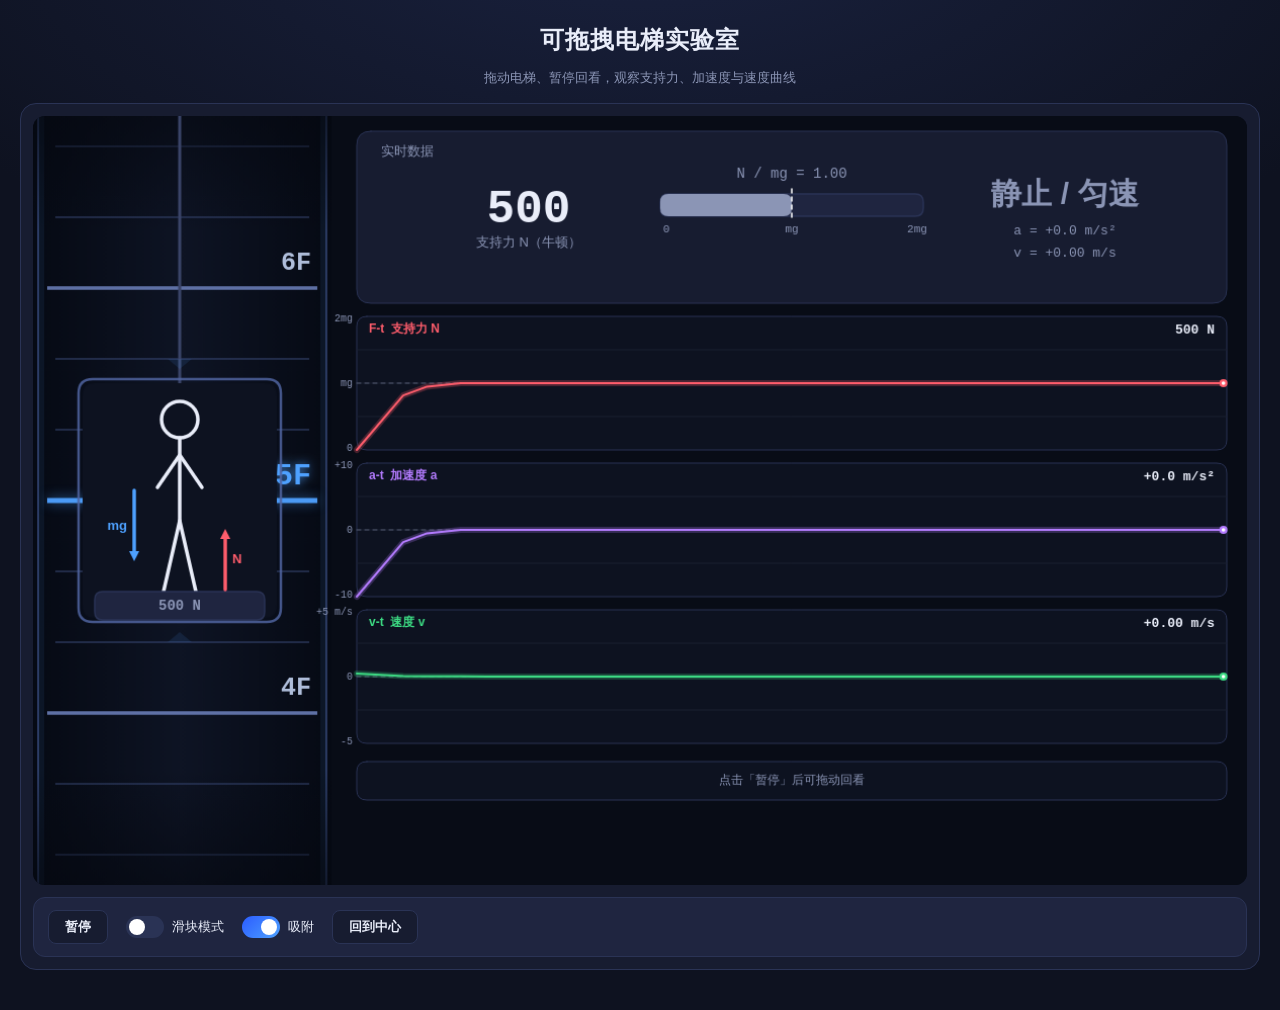
<file: apps/physics/demos/4.7 超重失重.html>
<!DOCTYPE html>
<html lang="zh-CN">

<head>
  <meta charset="UTF-8">
  <meta name="viewport" content="width=device-width, initial-scale=1.0">
  <title>可拖拽电梯实验室</title>
  <style>
    :root {
      --bg: #0e1220;
      --panel: #171c30;
      --panel2: #1f2540;
      --line: #2a3355;
      --text: #e9edf9;
      --dim: #8b95b5;
    }

    * {
      box-sizing: border-box
    }

    body {
      margin: 0;
      font-family: -apple-system, BlinkMacSystemFont, "PingFang SC", "Microsoft YaHei", sans-serif;
      background: radial-gradient(1400px 700px at 50% -10%, #1a2240, #0e1220 60%);
      color: var(--text);
      min-height: 100vh;
      padding: 16px 12px 40px;
    }

    h1 {
      text-align: center;
      font-size: clamp(17px, 4vw, 24px);
      margin: 8px 0 4px;
      letter-spacing: 1px;
    }

    .sub {
      text-align: center;
      color: var(--dim);
      font-size: 13px;
      margin-bottom: 16px;
    }

    .lab {
      max-width: 1240px;
      margin: 0 auto;
      background: var(--panel);
      border: 1px solid var(--line);
      border-radius: 16px;
      padding: 12px;
    }

    canvas {
      display: block;
      width: 100%;
      border-radius: 12px;
      background: #080c16;
      touch-action: none;
    }

    .controls {
      display: flex;
      flex-wrap: wrap;
      gap: 10px 18px;
      align-items: center;
      margin-top: 12px;
      padding: 12px 14px;
      background: var(--panel2);
      border: 1px solid var(--line);
      border-radius: 12px;
      font-size: 13px;
    }

    .switch {
      display: inline-flex;
      align-items: center;
      gap: 8px;
      cursor: pointer;
      user-select: none;
    }

    .switch input {
      display: none
    }

    .track {
      width: 38px;
      height: 22px;
      background: var(--line);
      border-radius: 999px;
      position: relative;
      transition: .2s;
      flex-shrink: 0;
    }

    .track::after {
      content: '';
      position: absolute;
      top: 3px;
      left: 3px;
      width: 16px;
      height: 16px;
      background: #fff;
      border-radius: 50%;
      transition: .2s;
    }

    .switch input:checked+.track {
      background: linear-gradient(135deg, #2b5cff, #4ea1ff);
    }

    .switch input:checked+.track::after {
      left: 19px
    }

    .btn {
      padding: 7px 16px;
      border-radius: 8px;
      border: 1px solid var(--line);
      background: var(--panel);
      color: var(--text);
      font-size: 13px;
      cursor: pointer;
      font-family: inherit;
      font-weight: 600;
      transition: .18s;
    }

    .btn:hover {
      background: var(--line);
    }

    #pauseBtn.paused {
      background: linear-gradient(135deg, #ff5d6c, #ff8a94);
      border-color: transparent;
      color: #fff;
    }

    .slider-row {
      display: none;
      align-items: center;
      gap: 12px;
      margin-top: 12px;
      padding: 12px 18px;
      background: var(--panel2);
      border: 1px solid var(--line);
      border-radius: 12px;
    }

    .slider-row.active {
      display: flex
    }

    .slider-row label {
      font-size: 13px;
      color: var(--dim);
      white-space: nowrap;
    }

    .slider-row input[type=range] {
      flex: 1;
      accent-color: #4ea1ff;
      cursor: pointer;
      min-width: 120px;
    }

    .slider-row .val {
      font-family: ui-monospace, monospace;
      font-size: 14px;
      min-width: 76px;
      text-align: right;
      color: var(--text);
    }
  </style>
</head>

<body>

  <h1>可拖拽电梯实验室</h1>
  <p class="sub">拖动电梯、暂停回看，观察支持力、加速度与速度曲线</p>

  <div class="lab">
    <canvas id="cv"></canvas>
    <div class="controls">
      <button class="btn" id="pauseBtn">暂停</button>
      <label class="switch">
        <input type="checkbox" id="sliderModeToggle">
        <span class="track"></span>
        <span>滑块模式</span>
      </label>
      <label class="switch">
        <input type="checkbox" id="snapToggle" checked>
        <span class="track"></span>
        <span>吸附</span>
      </label>
      <button class="btn" id="resetBtn">回到中心</button>
    </div>
    <div class="slider-row" id="sliderRow">
      <label>加速度 a</label>
      <input type="range" id="slider" min="-10" max="10" step="0.1" value="0">
      <span class="val" id="sliderVal">0.0 m/s²</span>
    </div>
  </div>

  <script>
    (function () {
      "use strict";

      /* =========================================================
         基础
         ========================================================= */
      var canvas = document.getElementById('cv');
      var ctx = canvas.getContext('2d');
      var W = 1200, H = 760;

      function resize() {
        var dpr = Math.min(1.5, window.devicePixelRatio || 1);
        canvas.width = Math.round(W * dpr);
        canvas.height = Math.round(H * dpr);
        canvas.style.aspectRatio = W + ' / ' + H;
        ctx.setTransform(dpr, 0, 0, dpr, 0, 0);
      }
      resize();
      window.addEventListener('resize', resize);

      /* =========================================================
         常量
         ========================================================= */
      var g = 10;
      var m = 50;
      var mg = m * g;

      /* 像素速度 → 物理速度（m/s） */
      var SPEED_SCALE = 0.002;

      /* 左侧竖井 */
      var SHAFT_W = 295;
      var RIB_SPACING = 70;
      var MAJOR_EVERY = 3;
      var FLOOR_UNIT = RIB_SPACING * MAJOR_EVERY;
      var BASE_FLOOR = 5;

      var ELEV_X = 45;
      var ELEV_W = 200;
      var ELEV_H = 240;
      var ELEV_Y = 260;
      var ELEV_Y_CENTER = ELEV_Y + ELEV_H / 2;   // 380

      /* 右侧区域 */
      var RIGHT_X = 320;
      var RIGHT_W = 860;

      var PANEL_X = RIGHT_X;
      var PANEL_Y = 15;
      var PANEL_W = RIGHT_W;
      var PANEL_H = 170;

      var FT_X = RIGHT_X, FT_Y = 198, FT_W = RIGHT_W, FT_H = 132;
      var AT_X = RIGHT_X, AT_Y = 343, AT_W = RIGHT_W, AT_H = 132;
      var VT_X = RIGHT_X, VT_Y = 488, VT_W = RIGHT_W, VT_H = 132;

      /* 时间轴 */
      var TL_X = RIGHT_X;
      var TL_Y = 638;
      var TL_W = RIGHT_W;
      var TL_H = 38;

      /* =========================================================
         状态
         ========================================================= */
      var buildingScroll = 0;
      var buildingScrollTarget = 0;
      var scrollV = 0;
      var scrollAccelSmoothed = 0;
      var physicalA = 0;
      var currentN = mg;

      var dragging = false;
      var dragStartY = 0;
      var dragStartScroll = 0;

      var sliderMode = false;
      var sliderA = 0;
      var snapEnabled = true;
      var snapRefA = null;

      var paused = false;
      var scrubTime = null;
      var draggingTimeline = false;

      var history = [];
      var HISTORY_DURATION = 6;
      var HISTORY_MAX = 3000;

      /* =========================================================
         工具
         ========================================================= */
      function clamp(v, a, b) {
        return v < a ? a : (v > b ? b : v);
      }

      function hexA(hex, a) {
        var r = parseInt(hex.slice(1, 3), 16);
        var gg = parseInt(hex.slice(3, 5), 16);
        var b = parseInt(hex.slice(5, 7), 16);
        return 'rgba(' + r + ',' + gg + ',' + b + ',' + a + ')';
      }

      function rr(x, y, w, h, r) {
        if (w < 0) {x += w; w = -w;}
        if (h < 0) {y += h; h = -h;}
        if (typeof r !== 'number' || r < 0) r = 0;
        r = Math.min(r, w / 2, h / 2);
        ctx.beginPath();
        ctx.moveTo(x + r, y);
        ctx.lineTo(x + w - r, y);
        ctx.quadraticCurveTo(x + w, y, x + w, y + r);
        ctx.lineTo(x + w, y + h - r);
        ctx.quadraticCurveTo(x + w, y + h, x + w - r, y + h);
        ctx.lineTo(x + r, y + h);
        ctx.quadraticCurveTo(x, y + h, x, y + h - r);
        ctx.lineTo(x, y + r);
        ctx.quadraticCurveTo(x, y, x + r, y);
        ctx.closePath();
      }

      function drawArrow(x1, y1, x2, y2, color, width, headLen) {
        var dx = x2 - x1, dy = y2 - y1;
        var len = Math.sqrt(dx * dx + dy * dy);
        if (len < 3) return;
        var ux = dx / len, uy = dy / len;
        var bx = x2 - ux * headLen;
        var by = y2 - uy * headLen;
        var px = -uy, py = ux;
        var hw = headLen * 0.5;

        ctx.strokeStyle = color;
        ctx.fillStyle = color;
        ctx.lineWidth = width;
        ctx.lineCap = 'round';
        ctx.lineJoin = 'round';

        ctx.beginPath();
        ctx.moveTo(x1, y1);
        ctx.lineTo(bx, by);
        ctx.stroke();

        ctx.beginPath();
        ctx.moveTo(x2, y2);
        ctx.lineTo(bx + px * hw, by + py * hw);
        ctx.lineTo(bx - px * hw, by - py * hw);
        ctx.closePath();
        ctx.fill();
      }

      function getCanvasPos(e) {
        var rect = canvas.getBoundingClientRect();
        return {
          x: (e.clientX - rect.left) * (W / rect.width),
          y: (e.clientY - rect.top) * (H / rect.height)
        };
      }

      function isInElevator(x, y) {
        return x >= ELEV_X - 15 && x <= ELEV_X + ELEV_W + 15 &&
          y >= ELEV_Y - 15 && y <= ELEV_Y + ELEV_H + 15;
      }

      function isInTimeline(x, y) {
        return x >= TL_X - 10 && x <= TL_X + TL_W + 10 &&
          y >= TL_Y - 20 && y <= TL_Y + TL_H + 10;
      }

      /* =========================================================
         物理
         ========================================================= */
      var KP = 10;
      var SCROLL_V_MAX = 1800;
      var SCROLL_A_MAX = 7000;
      var ACC_SCALE = 0.001;
      var SLIDER_SCROLL_ACCEL = 25;

      function updatePhysics(dt) {
        if (sliderMode) {
          physicalA += (sliderA - physicalA) * Math.min(1, dt * 10);
          scrollV += physicalA * SLIDER_SCROLL_ACCEL * dt;
          scrollV = clamp(scrollV, -SCROLL_V_MAX, SCROLL_V_MAX);
          buildingScroll += scrollV * dt;
          buildingScrollTarget = buildingScroll;
          currentN = Math.max(0, m * (g + physicalA));
          return;
        }

        var diff = buildingScrollTarget - buildingScroll;
        var desiredV = clamp(diff * KP, -SCROLL_V_MAX, SCROLL_V_MAX);
        var dv = clamp(desiredV - scrollV, -SCROLL_A_MAX * dt, SCROLL_A_MAX * dt);
        var prevV = scrollV;
        scrollV += dv;
        buildingScroll += scrollV * dt;

        var scrollAccel = (scrollV - prevV) / Math.max(dt, 0.001);
        scrollAccelSmoothed += (scrollAccel - scrollAccelSmoothed) * Math.min(1, dt * 25);

        var a = scrollAccelSmoothed * ACC_SCALE;
        a = clamp(a, -g, g);
        if (Math.abs(a) < 0.25) a = 0;

        if (snapEnabled && dragging) {
          if (snapRefA === null && Math.abs(a) > 1.0) {
            snapRefA = a;
          }
          if (snapRefA !== null) {
            var d = snapRefA - a;
            if (Math.abs(d) < 2.0) {
              a = a + d * Math.min(1, dt * 12);
            }
          }
        }

        physicalA = a;
        currentN = Math.max(0, m * (g + physicalA));
      }

      /* =========================================================
         历史与窗口
         ========================================================= */
      function pushHistory() {
        var t = performance.now() / 1000;
        history.push({
          t: t,
          N: currentN,
          a: physicalA,
          v: scrollV * SPEED_SCALE,
          scroll: buildingScroll
        });
        if (history.length > HISTORY_MAX) history.shift();
        var cutoff = t - HISTORY_DURATION;
        while (history.length && history[0].t < cutoff) history.shift();
      }

      function getChartWindow() {
        var now;
        if (paused && history.length > 0) {
          now = history[history.length - 1].t;
        } else {
          now = performance.now() / 1000;
        }

        var tMin = now - HISTORY_DURATION;
        var duration = HISTORY_DURATION;

        if (history.length > 0 && history[0].t > tMin) {
          tMin = history[0].t;
          duration = now - tMin;
          if (duration < 0.5) duration = 0.5;
        }

        return {now: now, tMin: tMin, duration: duration};
      }

      function getDisplayState() {
        if (paused && scrubTime !== null && history.length > 0) {
          var best = history[0];
          var bestDist = Math.abs(history[0].t - scrubTime);
          for (var i = 1; i < history.length; i++) {
            var d = Math.abs(history[i].t - scrubTime);
            if (d < bestDist) {bestDist = d; best = history[i];}
          }
          return {N: best.N, a: best.a, v: best.v, scroll: best.scroll};
        }
        return {
          N: currentN,
          a: physicalA,
          v: scrollV * SPEED_SCALE,
          scroll: buildingScroll
        };
      }

      /* =========================================================
         竖井背景
         ========================================================= */
      function drawShaft(scroll) {
        var grad = ctx.createLinearGradient(0, 0, SHAFT_W, 0);
        grad.addColorStop(0, '#060a14');
        grad.addColorStop(0.5, '#0e1424');
        grad.addColorStop(1, '#060a14');
        ctx.fillStyle = grad;
        ctx.fillRect(0, 0, SHAFT_W, H);

        ctx.strokeStyle = 'rgba(70, 90, 150, 0.55)';
        ctx.lineWidth = 2;
        ctx.beginPath();
        ctx.moveTo(5, 0); ctx.lineTo(5, H);
        ctx.moveTo(SHAFT_W - 5, 0); ctx.lineTo(SHAFT_W - 5, H);
        ctx.stroke();

        ctx.strokeStyle = 'rgba(78, 161, 255, 0.08)';
        ctx.lineWidth = 6;
        ctx.beginPath();
        ctx.moveTo(8, 0); ctx.lineTo(8, H);
        ctx.moveTo(SHAFT_W - 8, 0); ctx.lineTo(SHAFT_W - 8, H);
        ctx.stroke();

        var iMin = Math.floor((scroll + ELEV_Y_CENTER - H) / RIB_SPACING) - 1;
        var iMax = Math.ceil((scroll + ELEV_Y_CENTER) / RIB_SPACING) + 1;
        if (iMax - iMin > 80) iMax = iMin + 80;

        var currentFloor = BASE_FLOOR + Math.round(scroll / FLOOR_UNIT);
        var speed = paused ? 0 : Math.abs(scrollV);

        for (var i = iMin; i <= iMax; i++) {
          var y = ELEV_Y_CENTER + scroll - i * RIB_SPACING;
          if (y < -80 || y > H + 80) continue;

          var isMajor = (i % MAJOR_EVERY === 0);

          if (isMajor) {
            var floorN = BASE_FLOOR + Math.round(i / MAJOR_EVERY);
            var isCurrent = (floorN === currentFloor);

            if (speed > 300) {
              var trailAlpha = Math.min(0.35, speed / 6000);
              ctx.strokeStyle = 'rgba(100, 140, 220, ' + trailAlpha + ')';
              ctx.lineWidth = 2;
              ctx.beginPath();
              ctx.moveTo(16, y + scrollV * 0.012);
              ctx.lineTo(SHAFT_W - 16, y + scrollV * 0.012);
              ctx.stroke();
            }

            if (isCurrent) {
              ctx.strokeStyle = 'rgba(78, 161, 255, 0.95)';
              ctx.lineWidth = 5;
              ctx.shadowColor = 'rgba(78, 161, 255, 0.6)';
              ctx.shadowBlur = 12;
            } else {
              ctx.strokeStyle = 'rgba(110, 130, 190, 0.85)';
              ctx.lineWidth = 3.5;
              ctx.shadowBlur = 0;
            }
            ctx.beginPath();
            ctx.moveTo(14, y);
            ctx.lineTo(SHAFT_W - 14, y);
            ctx.stroke();
            ctx.shadowBlur = 0;

            ctx.textAlign = 'right';
            ctx.textBaseline = 'middle';
            if (isCurrent) {
              ctx.fillStyle = 'rgba(78, 161, 255, 1)';
              ctx.font = '700 30px ui-monospace, monospace';
              ctx.shadowColor = 'rgba(78, 161, 255, 0.8)';
              ctx.shadowBlur = 10;
            } else {
              ctx.fillStyle = 'rgba(190, 205, 235, 0.92)';
              ctx.font = '600 25px ui-monospace, monospace';
            }
            ctx.fillText(floorN + 'F', SHAFT_W - 20, y - 24);
            ctx.shadowBlur = 0;
          } else {
            ctx.strokeStyle = 'rgba(60, 78, 125, 0.65)';
            ctx.lineWidth = 1.5;
            ctx.beginPath();
            ctx.moveTo(22, y);
            ctx.lineTo(SHAFT_W - 22, y);
            ctx.stroke();
          }
        }

        var vg = ctx.createLinearGradient(0, 0, 0, H);
        vg.addColorStop(0, 'rgba(5, 8, 16, 0.6)');
        vg.addColorStop(0.15, 'rgba(5, 8, 16, 0)');
        vg.addColorStop(0.85, 'rgba(5, 8, 16, 0)');
        vg.addColorStop(1, 'rgba(5, 8, 16, 0.6)');
        ctx.fillStyle = vg;
        ctx.fillRect(0, 0, SHAFT_W, H);
      }

      /* =========================================================
         主绘制
         ========================================================= */
      function draw() {
        ctx.fillStyle = '#080c16';
        ctx.fillRect(0, 0, W, H);

        var ds = getDisplayState();
        var ratio = ds.N / mg;

        var state, stateColor;
        if (Math.abs(ds.a) < 0.3) {
          state = '静止 / 匀速';
          stateColor = '#8b95b5';
        } else if (ratio > 1.02) {
          state = '超重';
          stateColor = '#ff5d6c';
        } else if (ratio > 0.05) {
          state = '失重';
          stateColor = '#4ea1ff';
        } else {
          state = '完全失重';
          stateColor = '#b47cff';
        }

        try {drawShaft(ds.scroll);} catch (e) {console.warn('shaft', e);}

        if (Math.abs(ds.a) > 0.3) {
          try {
            var glow = ctx.createRadialGradient(150, 380, 30, 150, 380, 400);
            glow.addColorStop(0, hexA(stateColor, 0.18));
            glow.addColorStop(1, hexA(stateColor, 0));
            ctx.fillStyle = glow;
            ctx.fillRect(0, 100, 440, 660);
          } catch (e) { }
        }

        var win = getChartWindow();

        try {drawElevator(stateColor, ratio, ds);} catch (e) {console.warn('elev', e);}
        try {drawPanel(stateColor, ratio, state, ds);} catch (e) {console.warn('panel', e);}
        try {drawFTChart(ds, win);} catch (e) {console.warn('ft', e);}
        try {drawATChart(ds, win);} catch (e) {console.warn('at', e);}
        try {drawVTChart(ds, win);} catch (e) {console.warn('vt', e);}
        try {drawTimeline(win);} catch (e) {console.warn('tl', e);}
      }

      /* ---------- 电梯 ---------- */
      function drawElevator(stateColor, ratio, ds) {
        var cx = ELEV_X + ELEV_W / 2;

        ctx.strokeStyle = '#3a4468';
        ctx.lineWidth = 3;
        ctx.beginPath();
        ctx.moveTo(cx, 0);
        ctx.lineTo(cx, ELEV_Y + 5);
        ctx.stroke();

        ctx.fillStyle = '#0d1220';
        rr(ELEV_X + 4, ELEV_Y + 4, ELEV_W - 8, ELEV_H - 8, 12);
        ctx.fill();

        if (ratio < 0.15 && Math.abs(ds.a) > 0.5) {
          var intensity = 1 - ratio / 0.15;
          var t = performance.now() / 1000;
          for (var i = 0; i < 30; i++) {
            var rx = (i * 137.5) % 100 / 100;
            var ry = (i * 73.3) % 100 / 100;
            var sx = ELEV_X + 20 + rx * (ELEV_W - 40);
            var sy = ELEV_Y + 30 + ry * (ELEV_H - 60);
            var alpha = intensity * (0.3 + 0.7 * (0.5 + 0.5 * Math.sin(t * 3 + i)));
            ctx.globalAlpha = alpha;
            ctx.fillStyle = '#fff';
            ctx.beginPath();
            ctx.arc(sx, sy, 1 + (i % 3) * 0.7, 0, Math.PI * 2);
            ctx.fill();
          }
          ctx.globalAlpha = 1;
        }

        var headY = ELEV_Y + 40;
        var shoulderY = ELEV_Y + 75;
        var hipY = ELEV_Y + 140;
        var feetY = ELEV_Y + 210;

        ctx.strokeStyle = '#e9edf9';
        ctx.lineWidth = 3.5;
        ctx.lineCap = 'round';
        ctx.lineJoin = 'round';

        ctx.beginPath();
        ctx.arc(cx, headY, 18, 0, Math.PI * 2);
        ctx.stroke();

        ctx.beginPath();
        ctx.moveTo(cx, headY + 18);
        ctx.lineTo(cx, hipY);
        ctx.stroke();

        ctx.beginPath();
        ctx.moveTo(cx, shoulderY);
        ctx.lineTo(cx - 22, shoulderY + 32);
        ctx.moveTo(cx, shoulderY);
        ctx.lineTo(cx + 22, shoulderY + 32);
        ctx.stroke();

        ctx.beginPath();
        ctx.moveTo(cx, hipY);
        ctx.lineTo(cx - 16, feetY);
        ctx.moveTo(cx, hipY);
        ctx.lineTo(cx + 16, feetY);
        ctx.stroke();

        ctx.fillStyle = '#1f2540';
        ctx.strokeStyle = '#2a3355';
        ctx.lineWidth = 1.5;
        rr(ELEV_X + 16, ELEV_Y + 210, ELEV_W - 32, 28, 8);
        ctx.fill();
        ctx.stroke();

        ctx.fillStyle = stateColor;
        ctx.font = '700 14px ui-monospace, monospace';
        ctx.textAlign = 'center';
        ctx.textBaseline = 'middle';
        ctx.fillText(ds.N.toFixed(0) + ' N', cx, ELEV_Y + 224);

        drawArrow(cx - 45, ELEV_Y + 110, cx - 45, ELEV_Y + 180, '#4ea1ff', 3.5, 10);
        ctx.fillStyle = '#4ea1ff';
        ctx.font = '700 13px -apple-system, sans-serif';
        ctx.textAlign = 'right';
        ctx.textBaseline = 'middle';
        ctx.fillText('mg', cx - 52, ELEV_Y + 145);

        var nLen = Math.min(80, 60 * ratio);
        if (nLen > 5) {
          drawArrow(cx + 45, ELEV_Y + 208, cx + 45, ELEV_Y + 208 - nLen, '#ff5d6c', 3.5, 10);
          ctx.fillStyle = '#ff5d6c';
          ctx.font = '700 13px -apple-system, sans-serif';
          ctx.textAlign = 'left';
          ctx.fillText('N', cx + 52, ELEV_Y + 208 - nLen / 2);
        }

        ctx.strokeStyle = dragging ? '#4ea1ff' : 'rgba(80, 100, 160, 0.85)';
        ctx.lineWidth = 2.5;
        if (dragging) {
          ctx.shadowColor = 'rgba(78, 161, 255, 0.6)';
          ctx.shadowBlur = 10;
        }
        rr(ELEV_X, ELEV_Y, ELEV_W, ELEV_H, 14);
        ctx.stroke();
        ctx.shadowBlur = 0;

        if (!dragging && !sliderMode && !paused) {
          var tt = performance.now() / 1000;
          var pulse = 0.35 + 0.25 * Math.sin(tt * 3);
          ctx.fillStyle = hexA('#4ea1ff', pulse);
          ctx.beginPath();
          ctx.moveTo(cx - 12, ELEV_Y - 20);
          ctx.lineTo(cx + 12, ELEV_Y - 20);
          ctx.lineTo(cx, ELEV_Y - 10);
          ctx.closePath();
          ctx.fill();

          ctx.beginPath();
          ctx.moveTo(cx - 12, ELEV_Y + ELEV_H + 20);
          ctx.lineTo(cx + 12, ELEV_Y + ELEV_H + 20);
          ctx.lineTo(cx, ELEV_Y + ELEV_H + 10);
          ctx.closePath();
          ctx.fill();
        }

        if (paused) {
          ctx.fillStyle = 'rgba(255, 93, 108, 0.9)';
          ctx.font = '700 11px -apple-system, sans-serif';
          ctx.textAlign = 'left';
          ctx.textBaseline = 'top';
          ctx.fillText('■ 已暂停', 12, 12);
        }
      }

      /* ---------- 实时数据面板（压缩至 170 高） ---------- */
      function drawPanel(stateColor, ratio, state, ds) {
        var PX = PANEL_X, PY = PANEL_Y, PW = PANEL_W, PH = PANEL_H;

        ctx.fillStyle = '#171c30';
        ctx.strokeStyle = '#2a3355';
        ctx.lineWidth = 1;
        rr(PX, PY, PW, PH, 14);
        ctx.fill();
        ctx.stroke();

        ctx.fillStyle = '#8b95b5';
        ctx.font = '500 13px -apple-system, sans-serif';
        ctx.textAlign = 'left';
        ctx.textBaseline = 'alphabetic';
        ctx.fillText('实时数据', PX + 24, PY + 24);

        /* 左列：N 大数字 */
        ctx.fillStyle = '#e9edf9';
        ctx.font = '700 46px ui-monospace, monospace';
        ctx.textAlign = 'center';
        ctx.fillText(ds.N.toFixed(0), PX + 170, PY + 90);

        ctx.fillStyle = '#8b95b5';
        ctx.font = '400 13px -apple-system, sans-serif';
        ctx.fillText('支持力 N（牛顿）', PX + 170, PY + 114);

        /* 中列：比值 + 条形图 */
        var midX = PX + 430;

        ctx.fillStyle = '#8b95b5';
        ctx.font = '400 14px ui-monospace, monospace';
        ctx.textAlign = 'center';
        ctx.fillText('N / mg = ' + ratio.toFixed(2), midX, PY + 46);

        var barX = midX - 130, barY = PY + 62, barW = 260, barH = 22;
        ctx.fillStyle = '#1f2540';
        ctx.strokeStyle = '#2a3355';
        ctx.lineWidth = 1.5;
        rr(barX, barY, barW, barH, 8);
        ctx.fill();
        ctx.stroke();

        var fillRatio = clamp(ratio / 2, 0, 1);
        if (fillRatio > 0.02) {
          ctx.fillStyle = stateColor;
          rr(barX, barY, barW * fillRatio, barH, 8);
          ctx.fill();
        }

        var centerX = barX + barW / 2;
        ctx.strokeStyle = '#fff';
        ctx.lineWidth = 1.5;
        ctx.setLineDash([4, 4]);
        ctx.beginPath();
        ctx.moveTo(centerX, barY - 5);
        ctx.lineTo(centerX, barY + barH + 5);
        ctx.stroke();
        ctx.setLineDash([]);

        ctx.fillStyle = '#8b95b5';
        ctx.font = '400 11px ui-monospace, monospace';
        ctx.textAlign = 'center';
        ctx.fillText('0', barX + 6, barY + barH + 16);
        ctx.fillText('mg', centerX, barY + barH + 16);
        ctx.fillText('2mg', barX + barW - 6, barY + barH + 16);

        /* 右列：状态 + a + v */
        var rightX = PX + 700;

        ctx.fillStyle = stateColor;
        ctx.font = '700 30px -apple-system, "PingFang SC", sans-serif';
        ctx.textAlign = 'center';
        ctx.fillText(state, rightX, PY + 72);

        ctx.fillStyle = '#8b95b5';
        ctx.font = '400 13px ui-monospace, monospace';
        var asign = ds.a >= 0 ? '+' : '';
        ctx.fillText('a = ' + asign + ds.a.toFixed(1) + ' m/s²', rightX, PY + 102);

        var vsign = ds.v >= 0 ? '+' : '';
        ctx.fillText('v = ' + vsign + ds.v.toFixed(2) + ' m/s', rightX, PY + 124);

        if (snapEnabled && dragging && snapRefA !== null && !paused) {
          ctx.fillStyle = '#3ddc84';
          ctx.font = '500 12px -apple-system, sans-serif';
          ctx.fillText('吸附中 → ' + (snapRefA >= 0 ? '+' : '') + snapRefA.toFixed(1) + ' m/s²', rightX, PY + 152);
        }
      }

      /* ---------- F-t 图 ---------- */
      function drawFTChart(ds, win) {
        var x = FT_X, y = FT_Y, w = FT_W, h = FT_H;
        var yMax = 2 * mg;

        ctx.fillStyle = '#0d1220';
        ctx.strokeStyle = '#2a3355';
        ctx.lineWidth = 1;
        rr(x, y, w, h, 10);
        ctx.fill();
        ctx.stroke();

        ctx.strokeStyle = '#1a2030';
        ctx.lineWidth = 1;
        for (var i = 1; i < 4; i++) {
          var gy = y + h * (i / 4);
          ctx.beginPath();
          ctx.moveTo(x, gy);
          ctx.lineTo(x + w, gy);
          ctx.stroke();
        }

        var mgY = y + h * (1 - mg / yMax);
        ctx.strokeStyle = 'rgba(139,149,181,0.55)';
        ctx.setLineDash([4, 4]);
        ctx.beginPath();
        ctx.moveTo(x, mgY);
        ctx.lineTo(x + w, mgY);
        ctx.stroke();
        ctx.setLineDash([]);

        var tMin = win.tMin;
        var duration = win.duration;

        if (history.length >= 2) {
          ctx.strokeStyle = 'rgba(255,93,108,0.25)';
          ctx.lineWidth = 6;
          ctx.lineJoin = 'round';
          ctx.beginPath();
          var started = false;
          for (var hi = 0; hi < history.length; hi++) {
            var p = history[hi];
            var px = x + ((p.t - tMin) / duration) * w;
            var py = y + h * (1 - p.N / yMax);
            if (!started) {ctx.moveTo(px, py); started = true;}
            else ctx.lineTo(px, py);
          }
          ctx.stroke();

          ctx.strokeStyle = '#ff5d6c';
          ctx.lineWidth = 2;
          ctx.beginPath();
          started = false;
          for (var hj = 0; hj < history.length; hj++) {
            var p2 = history[hj];
            var px2 = x + ((p2.t - tMin) / duration) * w;
            var py2 = y + h * (1 - p2.N / yMax);
            if (!started) {ctx.moveTo(px2, py2); started = true;}
            else ctx.lineTo(px2, py2);
          }
          ctx.stroke();

          if (paused && scrubTime !== null) {
            var rx = x + ((scrubTime - tMin) / duration) * w;
            if (rx >= x && rx <= x + w) {
              ctx.strokeStyle = 'rgba(78, 161, 255, 0.85)';
              ctx.lineWidth = 1.5;
              ctx.setLineDash([3, 3]);
              ctx.beginPath();
              ctx.moveTo(rx, y);
              ctx.lineTo(rx, y + h);
              ctx.stroke();
              ctx.setLineDash([]);
            }
          }

          var lN = ds.N;
          var lT = paused ? scrubTime : history[history.length - 1].t;
          var cx2 = x + ((lT - tMin) / duration) * w;
          var cy2 = y + h * (1 - lN / yMax);
          if (cx2 >= x && cx2 <= x + w) {
            ctx.fillStyle = '#ff5d6c';
            ctx.beginPath();
            ctx.arc(cx2, cy2, 4, 0, Math.PI * 2);
            ctx.fill();
            ctx.fillStyle = '#fff';
            ctx.beginPath();
            ctx.arc(cx2, cy2, 1.8, 0, Math.PI * 2);
            ctx.fill();
          }
        }

        ctx.fillStyle = '#ff5d6c';
        ctx.font = '700 12px -apple-system, sans-serif';
        ctx.textAlign = 'left';
        ctx.textBaseline = 'top';
        ctx.fillText('F-t  支持力 N', x + 12, y + 7);

        ctx.fillStyle = '#8b95b5';
        ctx.font = '400 10px ui-monospace, monospace';
        ctx.textAlign = 'right';
        ctx.textBaseline = 'middle';
        ctx.fillText('2mg', x - 4, y + 2);
        ctx.fillText('mg', x - 4, mgY);
        ctx.fillText('0', x - 4, y + h - 2);

        ctx.fillStyle = '#e9edf9';
        ctx.font = '700 13px ui-monospace, monospace';
        ctx.textAlign = 'right';
        ctx.textBaseline = 'top';
        ctx.fillText(ds.N.toFixed(0) + ' N', x + w - 12, y + 7);
      }

      /* ---------- a-t 图 ---------- */
      function drawATChart(ds, win) {
        var x = AT_X, y = AT_Y, w = AT_W, h = AT_H;
        var aMax = g;

        ctx.fillStyle = '#0d1220';
        ctx.strokeStyle = '#2a3355';
        ctx.lineWidth = 1;
        rr(x, y, w, h, 10);
        ctx.fill();
        ctx.stroke();

        ctx.strokeStyle = '#1a2030';
        ctx.lineWidth = 1;
        for (var i = 1; i < 4; i++) {
          var gy = y + h * (i / 4);
          ctx.beginPath();
          ctx.moveTo(x, gy);
          ctx.lineTo(x + w, gy);
          ctx.stroke();
        }

        var zeroY = y + h / 2;
        ctx.strokeStyle = 'rgba(139,149,181,0.55)';
        ctx.setLineDash([4, 4]);
        ctx.beginPath();
        ctx.moveTo(x, zeroY);
        ctx.lineTo(x + w, zeroY);
        ctx.stroke();
        ctx.setLineDash([]);

        var tMin = win.tMin;
        var duration = win.duration;

        if (history.length >= 2) {
          ctx.strokeStyle = 'rgba(180,124,255,0.25)';
          ctx.lineWidth = 6;
          ctx.lineJoin = 'round';
          ctx.beginPath();
          var started = false;
          for (var hi = 0; hi < history.length; hi++) {
            var p = history[hi];
            var px = x + ((p.t - tMin) / duration) * w;
            var py = zeroY - (p.a / aMax) * (h / 2);
            if (!started) {ctx.moveTo(px, py); started = true;}
            else ctx.lineTo(px, py);
          }
          ctx.stroke();

          ctx.strokeStyle = '#b47cff';
          ctx.lineWidth = 2;
          ctx.beginPath();
          started = false;
          for (var hj = 0; hj < history.length; hj++) {
            var p2 = history[hj];
            var px2 = x + ((p2.t - tMin) / duration) * w;
            var py2 = zeroY - (p2.a / aMax) * (h / 2);
            if (!started) {ctx.moveTo(px2, py2); started = true;}
            else ctx.lineTo(px2, py2);
          }
          ctx.stroke();

          if (paused && scrubTime !== null) {
            var rx2 = x + ((scrubTime - tMin) / duration) * w;
            if (rx2 >= x && rx2 <= x + w) {
              ctx.strokeStyle = 'rgba(78, 161, 255, 0.85)';
              ctx.lineWidth = 1.5;
              ctx.setLineDash([3, 3]);
              ctx.beginPath();
              ctx.moveTo(rx2, y);
              ctx.lineTo(rx2, y + h);
              ctx.stroke();
              ctx.setLineDash([]);
            }
          }

          var lA = ds.a;
          var lT = paused ? scrubTime : history[history.length - 1].t;
          var cx2 = x + ((lT - tMin) / duration) * w;
          var cy2 = zeroY - (lA / aMax) * (h / 2);
          if (cx2 >= x && cx2 <= x + w) {
            ctx.fillStyle = '#b47cff';
            ctx.beginPath();
            ctx.arc(cx2, cy2, 4, 0, Math.PI * 2);
            ctx.fill();
            ctx.fillStyle = '#fff';
            ctx.beginPath();
            ctx.arc(cx2, cy2, 1.8, 0, Math.PI * 2);
            ctx.fill();
          }
        }

        ctx.fillStyle = '#b47cff';
        ctx.font = '700 12px -apple-system, sans-serif';
        ctx.textAlign = 'left';
        ctx.textBaseline = 'top';
        ctx.fillText('a-t  加速度 a', x + 12, y + 7);

        ctx.fillStyle = '#8b95b5';
        ctx.font = '400 10px ui-monospace, monospace';
        ctx.textAlign = 'right';
        ctx.textBaseline = 'middle';
        ctx.fillText('+' + g, x - 4, y + 2);
        ctx.fillText('0', x - 4, zeroY);
        ctx.fillText('-' + g, x - 4, y + h - 2);

        ctx.fillStyle = '#e9edf9';
        ctx.font = '700 13px ui-monospace, monospace';
        ctx.textAlign = 'right';
        ctx.textBaseline = 'top';
        var sign = ds.a >= 0 ? '+' : '';
        ctx.fillText(sign + ds.a.toFixed(1) + ' m/s²', x + w - 12, y + 7);
      }

      /* ---------- v-t 图（新增） ---------- */
      function drawVTChart(ds, win) {
        var x = VT_X, y = VT_Y, w = VT_W, h = VT_H;

        /* 动态纵轴范围：至少 ±4 m/s，超出则按历史最大速度缩放 */
        var maxAbsV = 4;
        for (var i = 0; i < history.length; i++) {
          var av = Math.abs(history[i].v);
          if (av > maxAbsV) maxAbsV = av;
        }
        if (Math.abs(ds.v) > maxAbsV) maxAbsV = Math.abs(ds.v);
        maxAbsV = Math.max(4, maxAbsV * 1.15);
        maxAbsV = Math.ceil(maxAbsV);

        ctx.fillStyle = '#0d1220';
        ctx.strokeStyle = '#2a3355';
        ctx.lineWidth = 1;
        rr(x, y, w, h, 10);
        ctx.fill();
        ctx.stroke();

        ctx.strokeStyle = '#1a2030';
        ctx.lineWidth = 1;
        for (var gi = 1; gi < 4; gi++) {
          var gy = y + h * (gi / 4);
          ctx.beginPath();
          ctx.moveTo(x, gy);
          ctx.lineTo(x + w, gy);
          ctx.stroke();
        }

        var zeroY = y + h / 2;
        ctx.strokeStyle = 'rgba(139,149,181,0.55)';
        ctx.setLineDash([4, 4]);
        ctx.beginPath();
        ctx.moveTo(x, zeroY);
        ctx.lineTo(x + w, zeroY);
        ctx.stroke();
        ctx.setLineDash([]);

        var tMin = win.tMin;
        var duration = win.duration;

        if (history.length >= 2) {
          /* 光晕 */
          ctx.strokeStyle = 'rgba(61,220,132,0.25)';
          ctx.lineWidth = 6;
          ctx.lineJoin = 'round';
          ctx.beginPath();
          var started = false;
          for (var hi = 0; hi < history.length; hi++) {
            var p = history[hi];
            var px = x + ((p.t - tMin) / duration) * w;
            var py = zeroY - (p.v / maxAbsV) * (h / 2);
            if (!started) {ctx.moveTo(px, py); started = true;}
            else ctx.lineTo(px, py);
          }
          ctx.stroke();

          /* 主线 */
          ctx.strokeStyle = '#3ddc84';
          ctx.lineWidth = 2;
          ctx.beginPath();
          started = false;
          for (var hj = 0; hj < history.length; hj++) {
            var p2 = history[hj];
            var px2 = x + ((p2.t - tMin) / duration) * w;
            var py2 = zeroY - (p2.v / maxAbsV) * (h / 2);
            if (!started) {ctx.moveTo(px2, py2); started = true;}
            else ctx.lineTo(px2, py2);
          }
          ctx.stroke();

          if (paused && scrubTime !== null) {
            var rx = x + ((scrubTime - tMin) / duration) * w;
            if (rx >= x && rx <= x + w) {
              ctx.strokeStyle = 'rgba(78, 161, 255, 0.85)';
              ctx.lineWidth = 1.5;
              ctx.setLineDash([3, 3]);
              ctx.beginPath();
              ctx.moveTo(rx, y);
              ctx.lineTo(rx, y + h);
              ctx.stroke();
              ctx.setLineDash([]);
            }
          }

          var lV = ds.v;
          var lT = paused ? scrubTime : history[history.length - 1].t;
          var cx2 = x + ((lT - tMin) / duration) * w;
          var cy2 = zeroY - (lV / maxAbsV) * (h / 2);
          if (cx2 >= x && cx2 <= x + w) {
            ctx.fillStyle = '#3ddc84';
            ctx.beginPath();
            ctx.arc(cx2, cy2, 4, 0, Math.PI * 2);
            ctx.fill();
            ctx.fillStyle = '#fff';
            ctx.beginPath();
            ctx.arc(cx2, cy2, 1.8, 0, Math.PI * 2);
            ctx.fill();
          }
        }

        ctx.fillStyle = '#3ddc84';
        ctx.font = '700 12px -apple-system, sans-serif';
        ctx.textAlign = 'left';
        ctx.textBaseline = 'top';
        ctx.fillText('v-t  速度 v', x + 12, y + 7);

        ctx.fillStyle = '#8b95b5';
        ctx.font = '400 10px ui-monospace, monospace';
        ctx.textAlign = 'right';
        ctx.textBaseline = 'middle';
        ctx.fillText('+' + maxAbsV + ' m/s', x - 4, y + 2);
        ctx.fillText('0', x - 4, zeroY);
        ctx.fillText('-' + maxAbsV, x - 4, y + h - 2);

        ctx.fillStyle = '#e9edf9';
        ctx.font = '700 13px ui-monospace, monospace';
        ctx.textAlign = 'right';
        ctx.textBaseline = 'top';
        var vsign = ds.v >= 0 ? '+' : '';
        ctx.fillText(vsign + ds.v.toFixed(2) + ' m/s', x + w - 12, y + 7);
      }

      /* ---------- 时间轴 ---------- */
      function drawTimeline(win) {
        var x = TL_X, y = TL_Y, w = TL_W, h = TL_H;

        ctx.fillStyle = '#0d1220';
        ctx.strokeStyle = '#2a3355';
        ctx.lineWidth = 1;
        rr(x, y, w, h, 10);
        ctx.fill();
        ctx.stroke();

        if (!paused || history.length < 2) {
          ctx.fillStyle = '#8b95b5';
          ctx.font = '500 12px -apple-system, sans-serif';
          ctx.textAlign = 'center';
          ctx.textBaseline = 'middle';
          ctx.fillText('点击「暂停」后可拖动回看', x + w / 2, y + h / 2);
          return;
        }

        var tMin = win.tMin;
        var tMax = win.now;
        var span = win.duration;

        var hx = x + clamp((scrubTime - tMin) / span, 0, 1) * w;

        ctx.fillStyle = '#1f2540';
        rr(x + 6, y + h / 2 - 5, w - 12, 10, 5);
        ctx.fill();

        ctx.fillStyle = 'rgba(78, 161, 255, 0.55)';
        rr(x + 6, y + h / 2 - 5, Math.max(0, hx - x - 6), 10, 5);
        ctx.fill();

        ctx.fillStyle = '#4ea1ff';
        ctx.beginPath();
        ctx.arc(hx, y + h / 2, 11, 0, Math.PI * 2);
        ctx.fill();
        ctx.strokeStyle = '#fff';
        ctx.lineWidth = 2;
        ctx.stroke();

        if (Math.abs(scrubTime - tMax) > 0.05) {
          ctx.fillStyle = '#4ea1ff';
          ctx.font = '700 12px -apple-system, sans-serif';
          ctx.textAlign = 'center';
          ctx.textBaseline = 'bottom';
          ctx.fillText('回看 -' + (tMax - scrubTime).toFixed(1) + 's', hx, y - 4);
        } else {
          ctx.fillStyle = '#3ddc84';
          ctx.font = '700 12px -apple-system, sans-serif';
          ctx.textAlign = 'center';
          ctx.textBaseline = 'bottom';
          ctx.fillText('实时', hx, y - 4);
        }

        ctx.fillStyle = '#8b95b5';
        ctx.font = '400 11px ui-monospace, monospace';
        ctx.textAlign = 'left';
        ctx.textBaseline = 'top';
        ctx.fillText('-' + span.toFixed(1) + 's', x, y + h + 4);
        ctx.textAlign = 'right';
        ctx.fillText('现在', x + w, y + h + 4);
      }

      /* =========================================================
         交互
         ========================================================= */
      function updateScrubFromPos(px) {
        if (history.length < 2) return;
        var win = getChartWindow();
        var ratio = clamp((px - TL_X) / TL_W, 0, 1);
        scrubTime = win.tMin + ratio * win.duration;
      }

      canvas.addEventListener('pointerdown', function (e) {
        var pos = getCanvasPos(e);

        if (paused && isInTimeline(pos.x, pos.y)) {
          draggingTimeline = true;
          updateScrubFromPos(pos.x);
          try {canvas.setPointerCapture(e.pointerId);} catch (err) { }
          e.preventDefault();
          return;
        }

        if (!paused && !sliderMode && isInElevator(pos.x, pos.y)) {
          dragging = true;
          dragStartY = pos.y;
          dragStartScroll = buildingScrollTarget;
          snapRefA = null;
          try {canvas.setPointerCapture(e.pointerId);} catch (err) { }
          canvas.style.cursor = 'grabbing';
          e.preventDefault();
        }
      });

      canvas.addEventListener('pointermove', function (e) {
        var pos = getCanvasPos(e);

        if (draggingTimeline) {
          updateScrubFromPos(pos.x);
          e.preventDefault();
          return;
        }

        if (dragging) {
          var deltaY = dragStartY - pos.y;
          buildingScrollTarget = dragStartScroll + deltaY;
          e.preventDefault();
          return;
        }

        if (paused) {
          canvas.style.cursor = isInTimeline(pos.x, pos.y) ? 'pointer' : 'default';
        } else if (!sliderMode) {
          canvas.style.cursor = isInElevator(pos.x, pos.y) ? 'grab' : 'default';
        }
      });

      canvas.addEventListener('pointerup', function () {
        dragging = false;
        draggingTimeline = false;
        snapRefA = null;
        canvas.style.cursor = 'grab';
      });

      canvas.addEventListener('pointercancel', function () {
        dragging = false;
        draggingTimeline = false;
        snapRefA = null;
        canvas.style.cursor = 'grab';
      });

      var pauseBtn = document.getElementById('pauseBtn');
      pauseBtn.addEventListener('click', function () {
        paused = !paused;
        if (paused) {
          pauseBtn.textContent = '继续';
          pauseBtn.classList.add('paused');
          dragging = false;
          if (history.length > 0) {
            scrubTime = history[history.length - 1].t;
          } else {
            scrubTime = performance.now() / 1000;
          }
        } else {
          pauseBtn.textContent = '暂停';
          pauseBtn.classList.remove('paused');
          scrubTime = null;
          lastTime = performance.now();
          buildingScrollTarget = buildingScroll;
          scrollV = 0;
          scrollAccelSmoothed = 0;
          snapRefA = null;
        }
      });

      var sliderRow = document.getElementById('sliderRow');
      var sliderInput = document.getElementById('slider');
      var sliderVal = document.getElementById('sliderVal');

      document.getElementById('sliderModeToggle').addEventListener('change', function (e) {
        sliderMode = e.target.checked;
        if (sliderMode) {
          sliderRow.classList.add('active');
          sliderA = physicalA;
          sliderInput.value = sliderA;
          sliderVal.textContent = sliderA.toFixed(1) + ' m/s²';
          dragging = false;
          snapRefA = null;
        } else {
          sliderRow.classList.remove('active');
          buildingScrollTarget = buildingScroll;
          scrollV = 0;
          snapRefA = null;
        }
      });

      sliderInput.addEventListener('input', function (e) {
        sliderA = parseFloat(e.target.value);
        sliderVal.textContent = sliderA.toFixed(1) + ' m/s²';
      });

      document.getElementById('snapToggle').addEventListener('change', function (e) {
        snapEnabled = e.target.checked;
        if (!snapEnabled) snapRefA = null;
      });

      document.getElementById('resetBtn').addEventListener('click', function () {
        paused = false;
        pauseBtn.textContent = '暂停';
        pauseBtn.classList.remove('paused');
        scrubTime = null;
        buildingScrollTarget = 0;
        buildingScroll = 0;
        scrollV = 0;
        scrollAccelSmoothed = 0;
        history = [];
        sliderA = 0;
        sliderInput.value = 0;
        sliderVal.textContent = '0.0 m/s²';
        snapRefA = null;
      });

      /* =========================================================
         主循环
         ========================================================= */
      var lastTime = performance.now();

      function loop(now) {
        var dt = Math.min(0.05, (now - lastTime) / 1000);
        lastTime = now;

        if (!paused) {
          try {
            updatePhysics(dt);
            pushHistory();
          } catch (err) {console.warn('loop err', err);}
        }

        try {draw();} catch (err) {console.warn('draw err', err);}

        requestAnimationFrame(loop);
      }
      requestAnimationFrame(loop);

    })();
  </script>
</body>

</html>
</file>
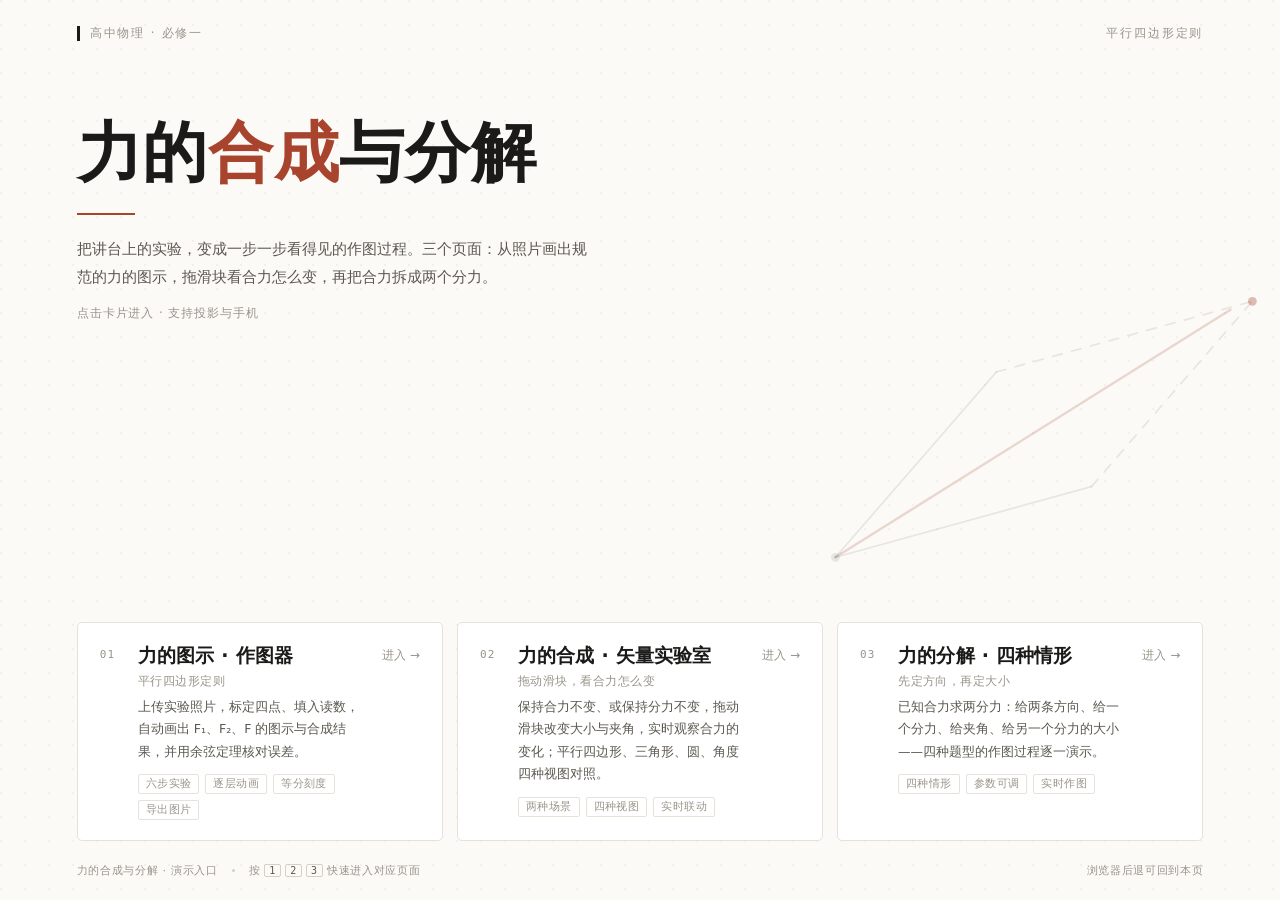
<file: apps/physics/demos/Syn-Dec-OF-Forces.html>
<!DOCTYPE html>
<html lang="zh-CN">

<head>
  <meta charset="UTF-8">
  <meta name="viewport" content="width=device-width, initial-scale=1, viewport-fit=cover">
  <title>力的合成与分解 · 演示入口</title>
  <style>
    :root {
      --paper: #fbfaf7;
      --paper2: #f2efe8;
      --surface: #ffffff;
      --ink: #1b1a18;
      --ink2: #5c5850;
      --ink3: #9a948a;
      --line: #e7e2d9;
      --line2: #d5cfc4;
      --accent: #a8442d;
      --sans: "HarmonyOS Sans SC", "Source Han Sans SC", "PingFang SC", "Microsoft YaHei", system-ui, -apple-system, sans-serif;
      --mono: ui-monospace, "JetBrains Mono", "SFMono-Regular", Consolas, monospace;
    }

    * {
      box-sizing: border-box;
      margin: 0;
      padding: 0
    }

    html,
    body {
      height: 100%
    }

    body {
      background:
        radial-gradient(circle at 1px 1px, rgba(27, 26, 24, .045) 1px, transparent 0) 0 0/24px 24px,
        var(--paper);
      color: var(--ink);
      font-family: var(--sans);
      font-size: 15px;
      -webkit-font-smoothing: antialiased;
      overflow: hidden;
      font-variant-numeric: tabular-nums;
    }

    .cover {
      height: 100vh;
      height: 100dvh;
      display: flex;
      flex-direction: column;
      padding: 0 6vw;
      position: relative;
      overflow: hidden;
    }

    /* ---------- 顶栏 ---------- */
    .top {
      display: flex;
      align-items: center;
      gap: 10px;
      padding-top: 26px;
      flex: none
    }

    .top .mk {
      width: 3px;
      height: 15px;
      background: var(--ink);
      flex: none
    }

    .top .lb {
      font-size: 11.5px;
      letter-spacing: .16em;
      color: var(--ink3)
    }

    .top .rt {
      margin-left: auto;
      font-size: 11.5px;
      letter-spacing: .16em;
      color: var(--ink3)
    }

    /* ---------- 标题区 ---------- */
    .intro {
      padding-top: 8.5vh;
      position: relative;
      flex: none
    }

    .intro h1 {
      font-size: clamp(38px, 5.1vw, 76px);
      line-height: 1.06;
      letter-spacing: .01em;
      font-weight: 700;
      position: relative;
      z-index: 1;
      white-space: nowrap;
    }

    .intro h1 em {
      font-style: normal;
      color: var(--accent)
    }

    .intro .rule {
      width: 58px;
      height: 2px;
      background: var(--accent);
      margin-top: 26px
    }

    .intro .lede {
      margin-top: 20px;
      max-width: 34em;
      font-size: 15px;
      line-height: 1.9;
      color: var(--ink2);
      position: relative;
      z-index: 1;
      text-wrap: pretty;
    }

    .intro .meta {
      margin-top: 14px;
      font-size: 11.5px;
      letter-spacing: .08em;
      color: var(--ink3);
      position: relative;
      z-index: 1;
    }

    /* 底纹：一张淡淡的平行四边形，摆在标题右侧 */
    .motif {
      position: absolute;
      right: -2vw;
      top: 50%;
      transform: translateY(-50%);
      width: min(40vw, 660px);
      color: rgba(27, 26, 24, .09);
      pointer-events: none;
      z-index: 0;
    }

    .motif .res {
      color: rgba(168, 68, 45, .20)
    }

    .motif .pt {
      fill: currentColor;
      stroke: none
    }

    /* ---------- 卡片 ---------- */
    .spacer {
      flex: 1 1 auto;
      min-height: 18px
    }

    .cards {
      display: grid;
      grid-template-columns: repeat(3, minmax(0, 1fr));
      gap: 14px;
      padding-bottom: 22px;
      flex: none;
    }

    .card {
      display: grid;
      grid-template-columns: auto minmax(0, 1fr) auto;
      align-items: start;
      gap: 16px;
      padding: 20px 22px;
      background: var(--surface);
      border: 1px solid var(--line);
      border-radius: 5px;
      text-decoration: none;
      color: inherit;
      transition: .16s ease;
    }

    .card:hover,
    .card:focus-visible {
      border-color: var(--ink);
      background: #fffdfa;
      box-shadow: 0 12px 30px -16px rgba(60, 48, 30, .55);
      transform: translateY(-2px);
      outline: none;
    }

    .card .num {
      font-family: var(--mono);
      font-size: 11px;
      letter-spacing: .1em;
      color: var(--ink3);
      padding-top: 5px;
      min-width: 2em;
    }

    .card:hover .num {
      color: var(--accent)
    }

    .card h2 {
      font-size: 19px;
      font-weight: 700;
      letter-spacing: .01em;
      margin-bottom: 7px
    }

    .card h2 small {
      display: block;
      font-weight: 400;
      font-size: 11.5px;
      color: var(--ink3);
      margin-top: 5px;
      letter-spacing: .04em
    }

    .card p {
      font-size: 12.5px;
      line-height: 1.8;
      color: var(--ink2);
      max-width: 40em;
      text-wrap: pretty
    }

    .card .tags {
      display: flex;
      flex-wrap: wrap;
      gap: 6px;
      margin-top: 11px
    }

    .card .tags span {
      font-size: 10.5px;
      color: var(--ink3);
      border: 1px solid var(--line);
      border-radius: 2px;
      padding: 2px 7px;
      letter-spacing: .04em;
    }

    .card .go {
      font-size: 12px;
      color: var(--ink3);
      white-space: nowrap;
      padding-top: 4px;
      transition: .16s ease
    }

    .card:hover .go {
      color: var(--accent);
      transform: translateX(2px)
    }

    /* ---------- 页脚 ---------- */
    .ft {
      display: flex;
      align-items: center;
      gap: 14px;
      padding-bottom: 22px;
      flex: none;
      font-size: 11px;
      color: var(--ink3);
      letter-spacing: .06em;
    }

    .ft .dot {
      width: 3px;
      height: 3px;
      border-radius: 50%;
      background: var(--line2)
    }

    .ft kbd {
      font-family: var(--mono);
      font-size: 10px;
      border: 1px solid var(--line2);
      border-radius: 2px;
      padding: 0 4px;
      color: var(--ink2);
    }

    .ft .rt {
      margin-left: auto
    }

    /* ---------- 窄屏 ---------- */
    @media (max-width: 1180px) {
      body {
        overflow: auto
      }

      .cover {
        height: auto;
        min-height: 100dvh;
        overflow: visible
      }

      .cards {
        grid-template-columns: minmax(0, 1fr)
      }

      .motif {
        display: none
      }
    }

    @media (max-width: 900px) {
      body {
        overflow: auto
      }

      .cover {
        height: auto;
        min-height: 100dvh;
        padding: 0 22px;
        overflow: visible
      }

      .top {
        padding-top: 18px
      }

      .intro {
        padding-top: 26px
      }

      .intro h1 {
        font-size: 36px;
        white-space: normal
      }

      .intro .lede {
        font-size: 13.5px;
        margin-top: 16px
      }

      .intro .rule {
        margin-top: 20px
      }

      .motif {
        display: none
      }

      .spacer {
        min-height: 22px;
        flex: 0
      }

      .cards {
        grid-template-columns: minmax(0, 1fr);
        gap: 12px;
        padding-bottom: 8px
      }

      .card {
        padding: 16px;
        gap: 12px
      }

      .card h2 {
        font-size: 16.5px
      }

      .card h2 small {
        display: block;
        margin: 4px 0 0
      }

      .card p {
        font-size: 12px
      }

      .card .go {
        display: none
      }

      .ft {
        padding: 20px 0 26px;
        flex-wrap: wrap
      }

      .ft .rt {
        margin-left: 0;
        width: 100%
      }
    }
  </style>
</head>

<body>
  <div class="cover">
    <svg class="motif" viewBox="0 0 420 300" aria-hidden="true">
      <g fill="none" stroke="currentColor" stroke-width="1.4" stroke-linecap="round">
        <line x1="34" y1="238" x2="166" y2="86" />
        <line x1="34" y1="238" x2="244" y2="180" />
        <g stroke-dasharray="8 8">
          <line x1="166" y1="86" x2="376" y2="28" />
          <line x1="244" y1="180" x2="376" y2="28" />
        </g>
        <line class="res" x1="34" y1="238" x2="358" y2="35" stroke-width="2" />
      </g>
      <circle class="pt" cx="34" cy="238" r="3.6" />
      <circle class="pt" cx="376" cy="28" r="3.6" style="color:rgba(168,68,45,.35)" />
    </svg>

    <div class="top">
      <span class="mk"></span>
      <span class="lb">高中物理 · 必修一</span>
      <span class="rt">平行四边形定则</span>
    </div>

    <section class="intro">

      <h1>力的<em>合成</em>与分解</h1>
      <div class="rule"></div>
      <p class="lede">把讲台上的实验，变成一步一步看得见的作图过程。三个页面：从照片画出规范的力的图示，拖滑块看合力怎么变，再把合力拆成两个分力。</p>
      <p class="meta">点击卡片进入 · 支持投影与手机</p>
    </section>

    <div class="spacer"></div>

    <nav class="cards">
      <a class="card" href="./content/力的合成与分解_作图器_V2.html">
        <div class="num">01</div>
        <div>
          <h2>力的图示 · 作图器<small>平行四边形定则</small></h2>
          <p>上传实验照片，标定四点、填入读数，自动画出 F₁、F₂、F 的图示与合成结果，并用余弦定理核对误差。</p>
          <div class="tags"><span>六步实验</span><span>逐层动画</span><span>等分刻度</span><span>导出图片</span></div>
        </div>
        <div class="go">进入 →</div>
      </a>

      <a class="card" href="./content/力的合成.html">
        <div class="num">02</div>
        <div>
          <h2>力的合成 · 矢量实验室<small>拖动滑块，看合力怎么变</small></h2>
          <p>保持合力不变、或保持分力不变，拖动滑块改变大小与夹角，实时观察合力的变化；平行四边形、三角形、圆、角度四种视图对照。</p>
          <div class="tags"><span>两种场景</span><span>四种视图</span><span>实时联动</span></div>
        </div>
        <div class="go">进入 →</div>
      </a>

      <a class="card" href="./content/力的合成与分解_分解演示.html">
        <div class="num">03</div>
        <div>
          <h2>力的分解 · 四种情形<small>先定方向，再定大小</small></h2>
          <p>已知合力求两分力：给两条方向、给一个分力、给夹角、给另一个分力的大小——四种题型的作图过程逐一演示。</p>
          <div class="tags"><span>四种情形</span><span>参数可调</span><span>实时作图</span></div>
        </div>
        <div class="go">进入 →</div>
      </a>
    </nav>

    <div class="ft">
      <span>力的合成与分解 · 演示入口</span>
      <span class="dot"></span>
      <span>按 <kbd>1</kbd> <kbd>2</kbd> <kbd>3</kbd> 快速进入对应页面</span>
      <span class="rt">浏览器后退可回到本页</span>
    </div>

  </div>

  <script>
    (function () {
      'use strict';
      var pages = [
        './content/力的合成与分解_作图器_V2.html',
        './content/力的合成.html',
        './content/力的合成与分解_分解演示.html'
      ];
      document.addEventListener('keydown', function (e) {
        if (e.key >= '1' && e.key <= '3') {
          location.href = pages[Number(e.key) - 1];
        }
      });
    })();
  </script>
</body>

</html>
</file>
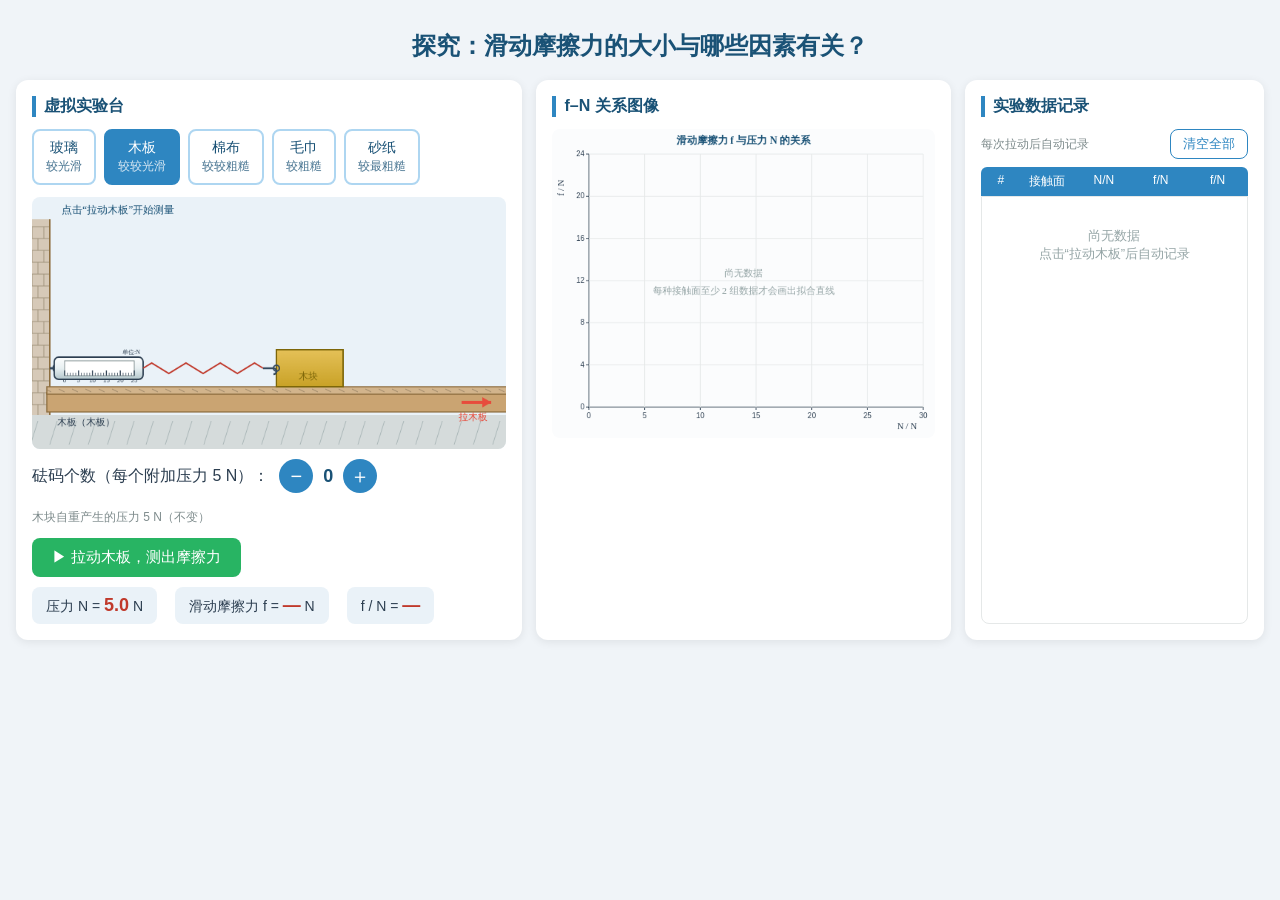
<file: apps/physics/demos/探究滑动摩擦力与压力、接触面粗糙程度的定量关系.html>
<!DOCTYPE html>
<html lang="zh-CN">

<head>
  <meta charset="UTF-8">
  <meta name="viewport" content="width=device-width, initial-scale=1.0">
  <title>探究滑动摩擦力与压力、接触面粗糙程度的定量关系</title>
  <style>
    * {
      margin: 0;
      padding: 0;
      box-sizing: border-box;
    }

    body {
      font-family: "Microsoft YaHei", "PingFang SC", sans-serif;
      background: #f0f4f8;
      color: #2c3e50;
      min-height: 100vh;
      padding: 16px;
    }

    header {
      text-align: center;
      padding: 14px 10px 18px;
    }

    header h1 {
      font-size: 24px;
      color: #1a5276;
    }

    header p {
      margin-top: 6px;
      color: #5d6d7e;
      font-size: 14px;
    }

    .layout {
      display: grid;
      grid-template-columns: 1.1fr 0.9fr 0.65fr;
      gap: 14px;
      max-width: 1480px;
      margin: 0 auto;
      align-items: stretch;
    }

    .card {
      background: #fff;
      border-radius: 12px;
      box-shadow: 0 2px 10px rgba(0, 0, 0, .08);
      padding: 16px;
    }

    .card h2 {
      font-size: 16px;
      color: #1a5276;
      border-left: 4px solid #2e86c1;
      padding-left: 8px;
      margin-bottom: 12px;
    }

    #stage {
      width: 100%;
      border-radius: 8px;
      background: #eaf2f8;
      display: block;
    }

    .controls {
      display: flex;
      flex-wrap: wrap;
      gap: 8px;
      margin-top: 12px;
      align-items: center;
    }

    .surf-btns {
      display: flex;
      flex-wrap: wrap;
      gap: 8px;
      margin-bottom: 12px;
    }

    .surf-btn {
      border: 2px solid #aed6f1;
      background: #fff;
      color: #1a5276;
      border-radius: 8px;
      padding: 8px 12px;
      cursor: pointer;
      font-size: 14px;
      transition: all .15s;
    }

    .surf-btn:hover {
      background: #eaf2f8;
    }

    .surf-btn.active {
      background: #2e86c1;
      color: #fff;
      border-color: #2e86c1;
    }

    .surf-btn .mu-hint {
      font-size: 12px;
      opacity: .8;
    }

    button.action {
      background: #28b463;
      color: #fff;
      border: none;
      border-radius: 8px;
      padding: 10px 20px;
      font-size: 15px;
      cursor: pointer;
    }

    button.action:disabled {
      background: #95a5a6;
      cursor: not-allowed;
    }

    button.ghost {
      background: #fff;
      color: #2e86c1;
      border: 1.5px solid #2e86c1;
      border-radius: 8px;
      padding: 9px 16px;
      font-size: 14px;
      cursor: pointer;
    }

    button.ghost:disabled {
      border-color: #b2babb;
      color: #b2babb;
      cursor: not-allowed;
    }

    .weight-ctrl {
      display: flex;
      align-items: center;
      gap: 10px;
      margin: 10px 0;
      flex-wrap: wrap;
    }

    .weight-ctrl button {
      width: 34px;
      height: 34px;
      border-radius: 50%;
      border: none;
      background: #2e86c1;
      color: #fff;
      font-size: 20px;
      cursor: pointer;
    }

    .readout {
      display: flex;
      gap: 18px;
      flex-wrap: wrap;
      margin-top: 10px;
    }

    .readout .item {
      background: #eaf2f8;
      border-radius: 8px;
      padding: 8px 14px;
      font-size: 14px;
    }

    .readout .item b {
      color: #c0392b;
      font-size: 18px;
    }

    .record-card {
      max-height: 760px;
      display: flex;
      flex-direction: column;
    }

    .record-head {
      display: flex;
      justify-content: space-between;
      align-items: center;
      margin-bottom: 8px;
    }

    .record-list {
      flex: 1;
      overflow-y: auto;
      border: 1px solid #e5e8e8;
      border-radius: 0 0 8px 8px;
      padding: 6px;
    }

    .record-item {
      display: grid;
      grid-template-columns: 32px 1fr 1fr 1fr 1fr;
      align-items: center;
      gap: 4px;
      padding: 7px 4px;
      border-bottom: 1px solid #eef2f4;
      font-size: 13px;
      text-align: center;
    }

    .record-item:last-child {
      border-bottom: none;
    }

    .record-item .idx {
      color: #7f8c8d;
      font-size: 12px;
    }

    .record-item .surf-name {
      font-weight: bold;
      color: #1a5276;
    }

    .record-item .val-f {
      color: #c0392b;
      font-weight: bold;
    }

    .record-header {
      display: grid;
      grid-template-columns: 32px 1fr 1fr 1fr 1fr;
      gap: 4px;
      padding: 6px 4px;
      font-size: 12px;
      color: #fff;
      background: #2e86c1;
      border-radius: 6px 6px 0 0;
      text-align: center;
      margin-bottom: 0;
    }

    .empty-tip {
      text-align: center;
      color: #95a5a6;
      font-size: 13px;
      padding: 24px 8px;
    }

    canvas.chart {
      width: 100%;
      background: #fbfcfd;
      border-radius: 8px;
    }

    .hint {
      font-size: 12px;
      color: #7f8c8d;
      margin-top: 6px;
    }

    @media (max-width: 1100px) {
      .layout {
        grid-template-columns: 1fr 1fr;
      }

      .record-card {
        max-height: none;
      }
    }

    @media (max-width: 760px) {
      .layout {
        grid-template-columns: 1fr;
      }
    }
  </style>
</head>

<body>

  <header>
    <h1>探究：滑动摩擦力的大小与哪些因素有关？</h1>
  </header>

  <div class="layout">

    <div class="card">
      <h2>虚拟实验台</h2>
      <div class="surf-btns" id="surfBtns"></div>
      <canvas id="stage" width="640" height="340"></canvas>

      <div class="weight-ctrl">
        <span>砝码个数（每个附加压力 5 N）：</span>
        <button id="minusW">−</button>
        <span id="wCount" style="font-size:18px;font-weight:bold;color:#1a5276;">0</span>
        <button id="plusW">＋</button>
        <span class="hint">木块自重产生的压力 5 N（不变）</span>
      </div>

      <div class="controls">
        <button class="action" id="pullBtn">▶ 拉动木板，测出摩擦力</button>
      </div>

      <div class="readout">
        <div class="item">压力 N = <b id="rN">5.0</b> N</div>
        <div class="item">滑动摩擦力 f = <b id="rF">—</b> N</div>
        <div class="item">f / N = <b id="rRatio">—</b></div>
      </div>
    </div>

    <div class="card">
      <h2>f–N 关系图像</h2>
      <canvas class="chart" id="chartFN" width="520" height="420"></canvas>
    </div>

    <div class="card record-card">
      <h2>实验数据记录</h2>
      <div class="record-head">
        <span class="hint" style="margin:0;">每次拉动后自动记录</span>
        <button class="ghost" id="clearBtn" style="padding:5px 12px;font-size:13px;">清空全部</button>
      </div>

      <div class="record-header">
        <span>#</span><span>接触面</span><span>N/N</span><span>f/N</span><span>f/N</span>
      </div>
      <div class="record-list" id="recordList"></div>
    </div>

  </div>

  <script>
    // ==================== 数据定义 ====================
    const SURFACES = [
      {name: "玻璃", mu: 0.10, color: "#aed6f1", line: "#3498db", texture: "smooth"},
      {name: "木板", mu: 0.20, color: "#d2b48c", line: "#b9770e", texture: "lines"},
      {name: "棉布", mu: 0.35, color: "#f5b7b1", line: "#e91e63", texture: "grid"},
      {name: "毛巾", mu: 0.55, color: "#f0b27a", line: "#e67e22", texture: "loops"},
      {name: "砂纸", mu: 0.80, color: "#9c9c9c", line: "#566573", texture: "dots"}
    ];
    const BLOCK_WEIGHT = 5;
    const WEIGHT_EACH = 5;
    const MAX_WEIGHTS = 4;
    const MU_STATIC_RATIO = 1.1;   // 最大静摩擦力 ≈ 1.1 × 滑动摩擦力

    let surfIdx = 1;
    let weights = 0;
    let measuredF = null;
    let records = [];
    let anim = null;
    let animRunning = false;

    const stage = document.getElementById('stage');
    const ctx = stage.getContext('2d');

    // ==================== 接触面按钮 ====================
    const surfBtns = document.getElementById('surfBtns');
    SURFACES.forEach((s, i) => {
      const b = document.createElement('button');
      b.className = 'surf-btn' + (i === surfIdx ? ' active' : '');
      b.innerHTML = `${s.name}<br><span class="mu-hint">较${["光滑", "较光滑", "较粗糙", "粗糙", "最粗糙"][i]}</span>`;
      b.onclick = () => {
        if (animRunning) return;
        surfIdx = i; measuredF = null;
        document.querySelectorAll('.surf-btn').forEach((x, j) => x.classList.toggle('active', j === i));
        updateReadout(); drawStage(0, null, 0); drawChart();
      };
      surfBtns.appendChild(b);
    });

    // ==================== 砝码控制 ====================
    document.getElementById('plusW').onclick = () => {
      if (animRunning) return;
      if (weights < MAX_WEIGHTS) {weights++; measuredF = null; updateReadout(); drawStage(0, null, 0);}
    };
    document.getElementById('minusW').onclick = () => {
      if (animRunning) return;
      if (weights > 0) {weights--; measuredF = null; updateReadout(); drawStage(0, null, 0);}
    };

    function normalForce() {return BLOCK_WEIGHT + weights * WEIGHT_EACH;}

    function updateReadout() {
      document.getElementById('rN').textContent = normalForce().toFixed(1);
      document.getElementById('rF').textContent = measuredF === null ? '—' : measuredF.toFixed(2);
      document.getElementById('rRatio').textContent =
        measuredF === null ? '—' : (measuredF / normalForce()).toFixed(2);
      document.getElementById('wCount').textContent = weights;
    }

    // ==================== 纹理绘制 ====================
    function drawTexture(x, y, w, h, s, offset) {
      ctx.save();
      ctx.beginPath(); ctx.rect(x, y, w, h); ctx.clip();
      ctx.fillStyle = s.color; ctx.fillRect(x, y, w, h);
      ctx.strokeStyle = 'rgba(0,0,0,.25)';
      ctx.fillStyle = 'rgba(0,0,0,.22)';
      ctx.lineWidth = 1;
      const off = offset || 0;
      if (s.texture === 'lines') {
        for (let i = x - 20 + (off % 18); i < x + w; i += 18) {
          ctx.beginPath(); ctx.moveTo(i, y + 3); ctx.lineTo(i + 8, y + h - 3); ctx.stroke();
        }
      } else if (s.texture === 'grid') {
        for (let i = x - 20 + (off % 14); i < x + w; i += 14) {
          ctx.beginPath(); ctx.moveTo(i, y); ctx.lineTo(i, y + h); ctx.stroke();
        }
        for (let j = y + 6; j < y + h; j += 10) {
          ctx.beginPath(); ctx.moveTo(x, j); ctx.lineTo(x + w, j); ctx.stroke();
        }
      } else if (s.texture === 'loops') {
        for (let i = x - 20 + (off % 16); i < x + w; i += 16) {
          ctx.beginPath(); ctx.arc(i, y + h / 2, 5, 0, Math.PI, false); ctx.stroke();
        }
      } else if (s.texture === 'dots') {
        for (let i = x - 20 + (off % 11); i < x + w; i += 11)
          for (let j = y + 5; j < y + h; j += 9) {
            ctx.beginPath(); ctx.arc(i, j, 1.6, 0, 7); ctx.fill();
          }
      }
      ctx.restore();
    }

    // ==================== 弹簧测力计（量程 25 N）====================
    function drawSpringScale(x0, cy, blockLeft, force) {
      const bodyW = 120, bodyH = 30;
      const bodyX = x0 + 6, bodyY = cy - bodyH / 2;
      const springStart = bodyX + bodyW;

      // 弹簧自然长度 56px；伸长系数 2.0 px/N，最大伸长 45px
      const naturalLen = 56;
      const extension = force == null ? 0 : Math.min(force * 2.0, 45);
      const springLen = naturalLen + extension;
      const springEnd = Math.max(springStart + springLen, blockLeft - 18);

      // 提环与墙的连接
      ctx.strokeStyle = '#34495e'; ctx.lineWidth = 3;
      ctx.beginPath(); ctx.arc(bodyX + 6, cy, 7, 0, 7); ctx.stroke();
      ctx.beginPath(); ctx.moveTo(x0, cy); ctx.lineTo(bodyX + 6, cy); ctx.stroke();

      // 外壳
      const grad = ctx.createLinearGradient(bodyX, bodyY, bodyX, bodyY + bodyH);
      grad.addColorStop(0, '#fdfefe'); grad.addColorStop(0.5, '#e8f0f2'); grad.addColorStop(1, '#b3c6cc');
      ctx.fillStyle = grad;
      ctx.beginPath();
      if (ctx.roundRect) ctx.roundRect(bodyX, bodyY, bodyW, bodyH, 6); else ctx.rect(bodyX, bodyY, bodyW, bodyH);
      ctx.fill();
      ctx.strokeStyle = '#2c3e50'; ctx.lineWidth = 1.8; ctx.stroke();

      // 刻度窗
      const winX = bodyX + 14, winW = bodyW - 26, winY = bodyY + 5, winH = bodyH - 10;
      ctx.fillStyle = '#fff'; ctx.fillRect(winX, winY, winW, winH);
      ctx.strokeStyle = '#7f8c8d'; ctx.lineWidth = 1; ctx.strokeRect(winX, winY, winW, winH);

      // 量程 25 N：每 1 N 一小刻度，每 5 N 一大刻度并标数字
      const maxF = 25;
      ctx.strokeStyle = '#2c3e50'; ctx.fillStyle = '#2c3e50';
      ctx.font = '8px sans-serif'; ctx.textAlign = 'center';
      for (let v = 0; v <= maxF; v += 1) {
        const px = winX + (v / maxF) * winW;
        const big = (v % 5 === 0);
        ctx.lineWidth = big ? 1.4 : 0.8;
        ctx.beginPath(); ctx.moveTo(px, winY + winH); ctx.lineTo(px, winY + winH - (big ? 7 : 4)); ctx.stroke();
        if (big) ctx.fillText(String(v), px, winY + winH + 9);
      }
      ctx.font = '8px Microsoft YaHei';
      ctx.fillText('单位:N', bodyX + bodyW - 16, bodyY - 4);

      // 指针
      if (force != null) {
        const px = winX + Math.min(force / maxF, 1) * winW;
        ctx.strokeStyle = '#e74c3c'; ctx.lineWidth = 2.5;
        ctx.beginPath(); ctx.moveTo(px, winY + 1); ctx.lineTo(px, winY + winH - 1); ctx.stroke();
        ctx.beginPath(); ctx.moveTo(px, winY + 1); ctx.lineTo(px - 3, winY - 3); ctx.lineTo(px + 3, winY - 3); ctx.closePath();
        ctx.fillStyle = '#e74c3c'; ctx.fill();
      }

      // 弹簧
      const coils = 7 + Math.floor(extension / 8);
      const len = Math.max(springEnd - springStart, 10);
      ctx.strokeStyle = '#c0392b'; ctx.lineWidth = 2;
      ctx.beginPath(); ctx.moveTo(springStart, cy);
      for (let i = 0; i < coils; i++) {
        ctx.lineTo(springStart + (i + 0.5) * len / coils, cy + (i % 2 === 0 ? -7 : 7));
      }
      ctx.lineTo(springEnd, cy); ctx.stroke();

      // 挂钩
      ctx.strokeStyle = '#34495e'; ctx.lineWidth = 2.5;
      ctx.beginPath(); ctx.moveTo(springEnd, cy); ctx.lineTo(blockLeft - 4, cy); ctx.stroke();
      ctx.beginPath(); ctx.arc(blockLeft - 4, cy + 4, 4, -Math.PI / 2, Math.PI / 2); ctx.stroke();
    }

    // ==================== 实验台绘制 ====================
    function drawStage(boardOffset, force, blockShift) {
      const W = stage.width, H = stage.height;
      ctx.clearRect(0, 0, W, H);
      const s = SURFACES[surfIdx];

      const groundY = H - 46;
      ctx.fillStyle = '#d5dbdb'; ctx.fillRect(0, groundY, W, H - groundY);
      ctx.strokeStyle = '#aab7b8'; ctx.lineWidth = 1;
      for (let i = 8; i < W; i += 26) {
        ctx.beginPath(); ctx.moveTo(i, groundY + 8); ctx.lineTo(i - 10, H - 6); ctx.stroke();
      }

      // 墙面
      ctx.fillStyle = '#d6c9b8'; ctx.fillRect(0, 30, 24, groundY - 30);
      ctx.strokeStyle = '#a0937d'; ctx.lineWidth = 1;
      for (let j = 40; j < groundY - 8; j += 16) {
        ctx.beginPath(); ctx.moveTo(0, j); ctx.lineTo(24, j); ctx.stroke();
      }
      for (let j = 40, k = 0; j < groundY - 8; j += 16, k++) {
        const off = (k % 2) * 8;
        for (let i = off; i < 24; i += 16) {
          ctx.beginPath(); ctx.moveTo(i, j); ctx.lineTo(i, Math.min(j + 16, groundY)); ctx.stroke();
        }
      }
      ctx.strokeStyle = '#8d6e3f'; ctx.lineWidth = 2;
      ctx.beginPath(); ctx.moveTo(24, 30); ctx.lineTo(24, groundY); ctx.stroke();

      // 木板
      const boardY = groundY - 30, boardH = 26;
      const boardStartX = 20;
      const boardX = boardStartX + boardOffset;
      const boardW = W - boardStartX + 80;
      ctx.fillStyle = '#caa472';
      ctx.fillRect(boardX, boardY, boardW, boardH);
      ctx.strokeStyle = '#8d6e3f'; ctx.lineWidth = 1.5;
      ctx.strokeRect(boardX, boardY, boardW, boardH);

      drawTexture(boardX, boardY - 8, boardW, 10, s, boardOffset);
      ctx.strokeStyle = '#8d6e3f';
      ctx.strokeRect(boardX, boardY - 8, boardW, 10);
      ctx.fillStyle = '#2c3e50'; ctx.font = '13px Microsoft YaHei'; ctx.textAlign = 'left';
      ctx.fillText(`木板（${s.name}）`, Math.max(boardX + 10, 34), boardY + boardH + 18);

      // 拉木板箭头
      ctx.strokeStyle = '#e74c3c'; ctx.fillStyle = '#e74c3c'; ctx.lineWidth = 4;
      const ax = Math.min(boardX + boardW + 4, W - 60), ay = boardY + boardH / 2;
      ctx.beginPath(); ctx.moveTo(ax, ay); ctx.lineTo(ax + 40, ay); ctx.stroke();
      ctx.beginPath(); ctx.moveTo(ax + 40, ay); ctx.lineTo(ax + 28, ay - 7); ctx.lineTo(ax + 28, ay + 7); ctx.closePath(); ctx.fill();
      ctx.font = '13px Microsoft YaHei'; ctx.textAlign = 'left';
      ctx.fillText('拉木板', ax - 4, ay + 24);

      // 木块
      const bw = 90, bh = 50;
      const bxBase = 330;
      const bx = bxBase + (blockShift || 0);
      const by = boardY - 8 - bh;

      for (let i = 0; i < weights; i++) {
        const wy = by - 14 * (i + 1);
        ctx.fillStyle = '#5d6d7e';
        ctx.fillRect(bx + 12, wy, bw - 24, 14);
        ctx.strokeStyle = '#2c3e50'; ctx.lineWidth = 1.5; ctx.strokeRect(bx + 12, wy, bw - 24, 14);
      }
      if (weights > 0) {
        ctx.fillStyle = '#2c3e50'; ctx.font = '12px Microsoft YaHei'; ctx.textAlign = 'left';
        ctx.fillText(`砝码 ×${weights}`, bx + 16, by - 14 * weights - 6);
      }

      const woodGrad = ctx.createLinearGradient(bx, by, bx, by + bh);
      woodGrad.addColorStop(0, '#e5c158'); woodGrad.addColorStop(1, '#c9a227');
      ctx.fillStyle = woodGrad; ctx.fillRect(bx, by, bw, bh);
      ctx.strokeStyle = '#7d6608'; ctx.lineWidth = 2; ctx.strokeRect(bx, by, bw, bh);
      ctx.fillStyle = '#7d6608'; ctx.font = '13px Microsoft YaHei'; ctx.textAlign = 'left';
      ctx.fillText('木块', bx + 30, by + bh - 10);

      ctx.strokeStyle = '#34495e'; ctx.lineWidth = 2;
      ctx.beginPath(); ctx.arc(bx, by + bh / 2, 4, 0, 7); ctx.stroke();

      drawSpringScale(24, by + bh / 2, bx, force);

      if (force != null) {
        ctx.strokeStyle = '#8e44ad'; ctx.fillStyle = '#8e44ad'; ctx.lineWidth = 3;
        const fy = by + bh + 8;
        ctx.beginPath(); ctx.moveTo(bx + 6, fy - 8); ctx.lineTo(bx + 52, fy - 8); ctx.stroke();
        ctx.beginPath(); ctx.moveTo(bx + 52, fy - 8); ctx.lineTo(bx + 42, fy - 14); ctx.lineTo(bx + 42, fy - 2); ctx.closePath(); ctx.fill();
        ctx.font = '12px Microsoft YaHei'; ctx.textAlign = 'left';
        ctx.fillText(`f = ${force.toFixed(2)} N`, bx + 8, fy + 14);
      }

      ctx.fillStyle = '#1a5276'; ctx.font = '14px Microsoft YaHei'; ctx.textAlign = 'left';
      if (force != null) {
        ctx.fillText(`木板抽出中…… 木块静止，读数稳定为 ${force.toFixed(2)} N`, 40, 22);
      } else {
        ctx.fillText('点击“拉动木板”开始测量', 40, 22);
      }
    }

    // ==================== 拉动动画 ====================
    function cancelAnim() {
      if (anim) {cancelAnimationFrame(anim); anim = null;}
      animRunning = false;
    }

    document.getElementById('pullBtn').onclick = () => {
      cancelAnim();
      animRunning = true;
      document.getElementById('pullBtn').disabled = true;

      const s = SURFACES[surfIdx];
      const N = normalForce();
      const fSliding = s.mu * N;
      const fStaticMax = fSliding * MU_STATIC_RATIO;
      const t0 = performance.now();
      const dur = 2400;
      const preSlideRatio = 0.35;
      const maxBlockShift = Math.min(10 + fStaticMax * 1.2, 26);

      function frame(t) {
        const p = Math.min((t - t0) / dur, 1);
        let forceNow, blockShiftNow;

        if (p < preSlideRatio) {
          const q = p / preSlideRatio;
          const eased = 1 - Math.pow(1 - q, 2);
          forceNow = fStaticMax * eased;
          blockShiftNow = maxBlockShift * eased;
        } else {
          const q = (p - preSlideRatio) / (1 - preSlideRatio);
          const decay = q < 0.25 ? (q / 0.25) : 1;
          forceNow = fStaticMax * (1 - decay) + fSliding * decay;
          const wobble = Math.sin(q * Math.PI * 6) * fSliding * 0.025 * (1 - q);
          forceNow += wobble;
          blockShiftNow = maxBlockShift;
        }

        const boardEased = p < 0.15 ? (p / 0.15) * 0.15 : p;
        const boardOffset = boardEased * 190;

        drawStage(boardOffset, forceNow, blockShiftNow);

        if (p < 1) {
          anim = requestAnimationFrame(frame);
        } else {
          anim = null;
          animRunning = false;
          measuredF = +fSliding.toFixed(2);
          drawStage(190, measuredF, maxBlockShift);
          updateReadout();
          addRecord(s.name, s.mu, N, measuredF);
          document.getElementById('pullBtn').disabled = false;
        }
      }
      anim = requestAnimationFrame(frame);
    };

    // ==================== 自动记录 ====================
    function addRecord(surf, mu, N, f) {
      records.push({surf, mu, N, f});
      renderRecordList();
      drawChart();
    }

    function renderRecordList() {
      const list = document.getElementById('recordList');
      list.innerHTML = '';

      if (!records.length) {
        list.innerHTML = '<div class="empty-tip">尚无数据<br>点击“拉动木板”后自动记录</div>';
        return;
      }

      records.forEach((r, i) => {
        const div = document.createElement('div');
        div.className = 'record-item';
        div.innerHTML = `
      <span class="idx">${i + 1}</span>
      <span class="surf-name">${r.surf}</span>
      <span>${r.N.toFixed(1)}</span>
      <span class="val-f">${r.f.toFixed(2)}</span>
      <span class="val-f">${(r.f / r.N).toFixed(2)}</span>
    `;
        list.appendChild(div);
      });
    }

    document.getElementById('clearBtn').onclick = () => {
      if (animRunning) return;
      records = [];
      renderRecordList(); drawChart();
    };

    // ==================== f–N 图像（修复直线裁剪）====================
    function drawChart() {
      const canvas = document.getElementById('chartFN');
      const c = canvas.getContext('2d');
      const W = canvas.width, H = canvas.height;
      const padL = 50, padB = 42, padT = 34, padR = 16;
      const xMax = 30, yMax = 24;
      const toX = v => padL + (v / xMax) * (W - padL - padR);
      const toY = v => H - padB - (v / yMax) * (H - padT - padB);

      c.clearRect(0, 0, W, H);
      c.fillStyle = '#1a5276'; c.font = 'bold 14px Microsoft YaHei'; c.textAlign = 'center';
      c.fillText('滑动摩擦力 f 与压力 N 的关系', W / 2, 20);

      // 坐标轴
      c.strokeStyle = '#2c3e50'; c.lineWidth = 1.5;
      c.beginPath(); c.moveTo(padL, padT); c.lineTo(padL, H - padB); c.lineTo(W - padR, H - padB); c.stroke();
      c.fillStyle = '#2c3e50'; c.font = '12px Microsoft YaHei';
      c.textAlign = 'center'; c.fillText('N / N', W - padR - 22, H - padB + 30);
      c.save(); c.translate(16, padT + 46); c.rotate(-Math.PI / 2); c.fillText('f / N', 0, 0); c.restore();

      // 网格与刻度
      c.font = '10px sans-serif';
      for (let v = 0; v <= xMax; v += 5) {
        const x = toX(v);
        c.strokeStyle = '#2c3e50'; c.lineWidth = 1;
        c.beginPath(); c.moveTo(x, H - padB); c.lineTo(x, H - padB + 4); c.stroke();
        c.textAlign = 'center'; c.fillStyle = '#2c3e50';
        c.fillText(String(v), x, H - padB + 15);
        c.strokeStyle = '#e5e8e8';
        c.beginPath(); c.moveTo(x, padT); c.lineTo(x, H - padB); c.stroke();
      }
      for (let v = 0; v <= yMax; v += 4) {
        const y = toY(v);
        c.strokeStyle = '#2c3e50'; c.lineWidth = 1;
        c.beginPath(); c.moveTo(padL - 4, y); c.lineTo(padL, y); c.stroke();
        c.textAlign = 'right'; c.fillStyle = '#2c3e50';
        c.fillText(String(v), padL - 6, y + 3);
        c.strokeStyle = '#e5e8e8';
        c.beginPath(); c.moveTo(padL, y); c.lineTo(W - padR, y); c.stroke();
      }

      // 按接触面分组
      const legend = [];
      SURFACES.forEach(s => {
        const pts = records.filter(r => r.surf === s.name).sort((a, b) => a.N - b.N);
        if (!pts.length) return;

        let k = null;
        if (pts.length >= 2) {
          const num = pts.reduce((sum, p) => sum + p.N * p.f, 0);
          const den = pts.reduce((sum, p) => sum + p.N * p.N, 0);
          k = num / den;

          // ★ 修复：直线与图框边界相交，保持真实斜率
          let endX, endY;
          if (k * xMax <= yMax) {
            endX = xMax;
            endY = k * xMax;
          } else {
            endY = yMax;
            endX = yMax / k;
          }
          c.strokeStyle = s.line; c.lineWidth = 2;
          c.beginPath(); c.moveTo(toX(0), toY(0));
          c.lineTo(toX(endX), toY(endY)); c.stroke();
        }

        pts.forEach(p => {
          c.fillStyle = s.line;
          c.beginPath(); c.arc(toX(p.N), toY(p.f), 5, 0, 7); c.fill();
          c.strokeStyle = '#fff'; c.lineWidth = 1.5; c.stroke();
        });

        legend.push({s, k});
      });

      // 图例
      if (legend.length) {
        let ly = padT + 14;
        c.font = '12px Microsoft YaHei'; c.textAlign = 'left';
        legend.forEach(({s, k}) => {
          c.fillStyle = s.line;
          c.beginPath(); c.arc(padL + 14, ly - 4, 5, 0, 7); c.fill();
          c.fillStyle = '#2c3e50';
          c.fillText(k === null ? `${s.name}：再测 1 组可连线` : `${s.name}：k = ${k.toFixed(2)}`, padL + 26, ly);
          ly += 18;
        });
      } else {
        c.fillStyle = '#95a5a6'; c.font = '13px Microsoft YaHei'; c.textAlign = 'center';
        c.fillText('尚无数据', W / 2, H / 2 - 10);
        c.fillText('每种接触面至少 2 组数据才会画出拟合直线', W / 2, H / 2 + 14);
      }
    }

    // ==================== 初始化 ====================
    updateReadout();
    drawStage(0, null, 0);
    renderRecordList();
    drawChart();
  </script>
</body>

</html>
</file>
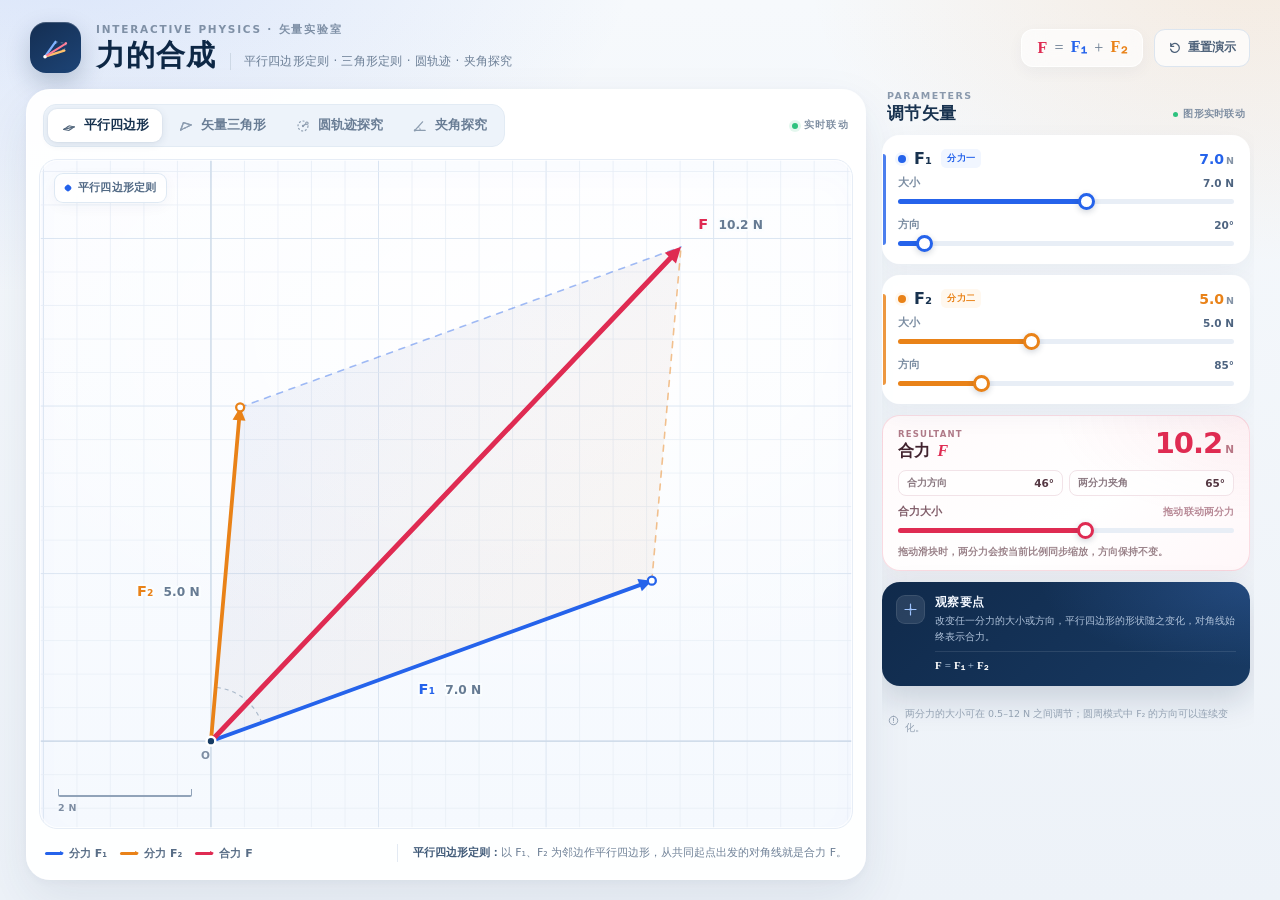
<file: apps/physics/demos/content/力的合成.html>
<!DOCTYPE html>
<html lang="zh-CN">
<head>
<meta charset="UTF-8">
<meta name="viewport" content="width=device-width, initial-scale=1.0">
<meta name="color-scheme" content="light">
<title>力的合成 · 矢量实验室</title>
<style>
  :root{
    --ink:#102a46;
    --ink-2:#3d5570;
    --muted:#6e8098;
    --line:#e2eaf3;
    --card:rgba(255,255,255,.94);
    --f1:#2563eb;
    --f1-deep:#1d4ed8;
    --f1-soft:#f1f6ff;
    --f2:#e98218;
    --f2-deep:#c66b08;
    --f2-soft:#fff8ef;
    --res:#df2b52;
    --res-deep:#c51f45;
    --res-soft:#fff4f7;
    --orbit:#7c3aed;
    --angle:#0d9b8d;
    --angle-deep:#087c71;
    --angle-soft:#eefbf8;
    --shadow:0 20px 50px rgba(30,55,90,.085), 0 2px 8px rgba(30,55,90,.035);
    --font:"Microsoft YaHei UI","Microsoft YaHei","PingFang SC","Noto Sans SC",system-ui,-apple-system,"Segoe UI",sans-serif;
  }

  *{box-sizing:border-box}
  [hidden]{display:none!important}
  html,body{height:100%}
  body{
    margin:0;
    overflow:hidden;
    color:var(--ink);
    font-family:var(--font);
    background:
      radial-gradient(1100px 680px at 4% -8%, rgba(37,99,235,.14), transparent 54%),
      radial-gradient(900px 600px at 98% -4%, rgba(233,130,24,.12), transparent 50%),
      linear-gradient(180deg,#f6f9fc 0%,#edf2f8 100%);
    -webkit-font-smoothing:antialiased;
    text-rendering:optimizeLegibility;
  }

  button{font-family:inherit}
  .page{
    width:100%;
    max-width:1640px;
    height:100dvh;
    min-height:620px;
    margin:0 auto;
    padding:22px 26px 20px;
    display:flex;
    flex-direction:column;
    gap:16px;
  }

  /* ---------- Header ---------- */
  .topbar{
    flex:0 0 auto;
    display:flex;
    align-items:center;
    justify-content:space-between;
    gap:22px;
    padding:0 4px;
  }
  .brand{display:flex;align-items:center;gap:15px;min-width:0}
  .brand-mark{
    width:51px;height:51px;border-radius:16px;
    display:grid;place-items:center;
    background:linear-gradient(145deg,#142e52 0%,#1d4476 100%);
    box-shadow:0 10px 24px rgba(19,45,80,.22), inset 0 1px 0 rgba(255,255,255,.2);
    flex:0 0 auto;
  }
  .brand-mark svg{width:35px;height:35px;display:block}
  .kicker{
    margin:0 0 3px;
    color:#7f90a6;
    font-size:10.5px;
    font-weight:700;
    letter-spacing:.17em;
    text-transform:uppercase;
  }
  .title-line{display:flex;align-items:baseline;gap:13px;min-width:0}
  h1{
    margin:0;
    font-size:29px;
    line-height:1.1;
    letter-spacing:.04em;
    font-weight:800;
    color:#0d2745;
    white-space:nowrap;
  }
  .title-desc{
    padding-left:13px;
    border-left:1px solid #cdd8e5;
    color:#6c7f96;
    font-size:12px;
    letter-spacing:.02em;
    white-space:nowrap;
  }
  .topbar-right{display:flex;align-items:center;gap:11px;flex:0 0 auto}
  .equation-chip{
    height:38px;
    padding:0 15px;
    display:flex;align-items:center;gap:7px;
    border:1px solid rgba(255,255,255,.82);
    border-radius:12px;
    background:rgba(255,255,255,.64);
    box-shadow:0 5px 16px rgba(30,55,90,.045);
    backdrop-filter:blur(12px);
    font-family:Georgia,"Times New Roman",serif;
    font-size:16px;
    color:#6a7c92;
    letter-spacing:.02em;
  }
  .equation-chip .eq-f1{color:var(--f1);font-weight:700}
  .equation-chip .eq-f2{color:var(--f2);font-weight:700}
  .equation-chip .eq-r{color:var(--res);font-weight:700}
  .ghost-btn{
    appearance:none;
    height:38px;
    padding:0 13px;
    display:flex;align-items:center;gap:6px;
    border:1px solid #dce5ef;
    border-radius:11px;
    background:rgba(255,255,255,.72);
    color:#4d6179;
    font-size:12px;
    font-weight:600;
    cursor:pointer;
    transition:background .18s,border-color .18s,transform .18s,color .18s;
  }
  .ghost-btn:hover{background:#fff;border-color:#cbd7e5;color:var(--ink);transform:translateY(-1px)}
  .ghost-btn:active{transform:translateY(0)}
  .ghost-btn svg{width:14px;height:14px}

  /* ---------- Workspace ---------- */
  .workspace{
    flex:1 1 auto;
    min-height:0;
    display:grid;
    grid-template-columns:minmax(0,1fr) minmax(340px,372px);
    gap:16px;
  }
  .stage-card{
    min-height:0;
    display:flex;
    flex-direction:column;
    padding:12px;
    border:1px solid rgba(255,255,255,.92);
    border-radius:24px;
    background:var(--card);
    box-shadow:var(--shadow);
    overflow:hidden;
  }
  .stage-toolbar{
    flex:0 0 auto;
    display:flex;
    align-items:center;
    justify-content:space-between;
    gap:12px;
    padding:2px 4px 12px;
  }
  .tabs{
    display:flex;
    gap:3px;
    padding:4px;
    border:1px solid #e2ebf4;
    border-radius:13px;
    background:#edf3fa;
  }
  .tab{
    appearance:none;
    border:0;
    padding:8px 13px;
    border-radius:9px;
    display:flex;align-items:center;gap:7px;
    background:transparent;
    color:#687c94;
    font-size:12.5px;
    font-weight:650;
    white-space:nowrap;
    cursor:pointer;
    transition:background .18s,color .18s,box-shadow .18s;
  }
  .tab svg{width:16px;height:16px;opacity:.72;transition:opacity .18s,color .18s}
  .tab:hover{background:rgba(255,255,255,.58);color:var(--ink)}
  .tab[aria-selected="true"]{
    background:#fff;
    color:#17324f;
    box-shadow:0 2px 8px rgba(30,55,90,.11),0 0 0 1px rgba(30,55,90,.025);
  }
  .tab[data-view="triangle"][aria-selected="true"] svg{color:var(--f2)}
  .tab[data-view="circle"][aria-selected="true"] svg{color:var(--orbit)}
  .tab[data-view="angle"][aria-selected="true"] svg{color:var(--angle)}
  .tab:focus-visible,.ghost-btn:focus-visible,.play-btn:focus-visible,.morph-btn:focus-visible,.scenario-play-btn:focus-visible,.scenario-tab:focus-visible{
    outline:2px solid var(--f1);
    outline-offset:2px;
  }
  .stage-tools{display:flex;align-items:center;gap:10px;min-width:0}
  .play-btn{
    appearance:none;
    height:34px;
    padding:0 12px;
    display:none;
    align-items:center;gap:7px;
    border:1px solid #d9e2ee;
    border-radius:10px;
    background:#fff;
    color:#36516f;
    font-size:11.5px;
    font-weight:650;
    cursor:pointer;
    box-shadow:0 3px 10px rgba(30,55,90,.05);
    transition:background .18s,border-color .18s;
  }
  .play-btn:hover{background:#f7faff;border-color:#c9d7e7}
  .play-btn svg{width:13px;height:13px}
  .play-btn.is-visible{display:flex}
  .morph-btn{
    appearance:none;
    height:34px;
    padding:0 12px;
    display:none;
    align-items:center;gap:7px;
    border:1px solid rgba(13,155,141,.26);
    border-radius:10px;
    background:linear-gradient(135deg,#ffffff,#f0fdfa);
    color:var(--angle-deep);
    font-size:11px;
    font-weight:750;
    white-space:nowrap;
    cursor:pointer;
    box-shadow:0 3px 10px rgba(13,155,141,.07);
    transition:background .18s,border-color .18s,transform .18s,opacity .18s;
  }
  .morph-btn:hover{background:#fff;border-color:rgba(13,155,141,.45);transform:translateY(-1px)}
  .morph-btn:active{transform:translateY(0)}
  .morph-btn:disabled{cursor:default;opacity:.72;transform:none}
  .morph-btn svg{width:14px;height:14px;color:var(--angle)}
  .morph-btn.is-visible{display:flex}
  .live-pill{
    display:flex;align-items:center;gap:6px;
    color:#7d8da1;
    font-size:9.5px;
    font-weight:800;
    letter-spacing:.14em;
  }
  .live-dot{
    width:6px;height:6px;border-radius:50%;
    background:#2ec27e;
    box-shadow:0 0 0 3px rgba(46,194,126,.13);
    animation:livePulse 2.4s ease-in-out infinite;
  }
  @keyframes livePulse{0%,100%{opacity:1}50%{opacity:.45}}

  /* ---------- Canvas board ---------- */
  .board{
    position:relative;
    flex:1 1 auto;
    min-height:0;
    border:1px solid #e6edf6;
    border-radius:18px;
    overflow:hidden;
    isolation:isolate;
    background:
      radial-gradient(900px 520px at 62% 26%, rgba(255,255,255,.95), transparent 68%),
      linear-gradient(180deg,#fcfdff 0%,#f5f9fe 100%);
  }
  .board::after{
    content:"";
    position:absolute;
    inset:0;
    border-radius:inherit;
    pointer-events:none;
    box-shadow:inset 0 0 0 1px rgba(255,255,255,.72), inset 0 14px 34px rgba(37,99,235,.018);
    z-index:3;
  }
  #scene{
    position:absolute;
    inset:0;
    width:100%;
    height:100%;
    display:block;
    touch-action:none;
    z-index:1;
  }
  #scene text{
    font-family:var(--font);
    user-select:none;
  }
  .grid-line{stroke:#e9eff7;stroke-width:.8}
  .grid-line.major{stroke:#dce6f2;stroke-width:1}
  .grid-axis{stroke:#cbd8e7;stroke-width:1.15}
  .arrow-line{stroke-linecap:round;stroke-linejoin:round}
  .label-halo{
    paint-order:stroke;
    stroke:rgba(250,253,255,.96);
    stroke-width:4.5px;
    stroke-linejoin:round;
  }
  .v-label-name{font-size:14.5px;font-weight:800;letter-spacing:.01em}
  .v-label-value{font-size:12.2px;font-weight:650}
  .mini-label{
    paint-order:stroke;stroke:rgba(250,253,255,.95);stroke-width:4px;stroke-linejoin:round;
    font-size:10.5px;font-weight:700;
  }
  .theta-label{
    paint-order:stroke;stroke:rgba(250,253,255,.95);stroke-width:4px;stroke-linejoin:round;
    font-size:10.5px;font-weight:650;fill:#7b8ca2;letter-spacing:.02em;
  }
  .orbit{
    stroke-dasharray:8 8;
    animation:orbitDash 22s linear infinite;
  }
  .board.is-paused .orbit{animation-play-state:paused}
  @keyframes orbitDash{to{stroke-dashoffset:-160}}
  .orbit-knob{
    cursor:grab;
    filter:drop-shadow(0 2px 5px rgba(124,58,237,.22));
  }
  .orbit-knob:active{cursor:grabbing}
  .orbit-hit{cursor:grab}
  .orbit-hit:active{cursor:grabbing}

  .board-overlay{
    position:absolute;
    z-index:2;
    pointer-events:none;
  }
  .mode-chip{
    top:13px;left:14px;
    display:flex;align-items:center;gap:7px;
    padding:7px 10px;
    border:1px solid rgba(222,232,243,.95);
    border-radius:9px;
    background:rgba(255,255,255,.82);
    box-shadow:0 4px 14px rgba(30,55,90,.04);
    backdrop-filter:blur(8px);
    color:#526a85;
    font-size:10.5px;
    font-weight:700;
    letter-spacing:.02em;
  }
  .mode-chip .chip-dot{
    width:6px;height:6px;border-radius:2px;
    background:var(--f1);
    transform:rotate(45deg);
  }
  .mode-chip.circle .chip-dot{background:var(--orbit);border-radius:50%;transform:none}
  .mode-chip.triangle .chip-dot{background:var(--f2)}
  .mode-chip.angle .chip-dot{background:var(--angle);border-radius:50%;transform:none}
  .board.is-circle .mode-chip{display:none}

  .angle-status{
    top:13px;right:14px;
    display:none;
    min-width:208px;
    padding:10px 12px;
    border:1px solid rgba(13,155,141,.24);
    border-radius:13px;
    background:rgba(252,255,254,.96);
    box-shadow:0 10px 25px rgba(11,105,95,.1),inset 0 1px 0 #fff;
    backdrop-filter:blur(10px);
  }
  .angle-status.is-visible{display:block;animation:cardIn .24s ease both}
  .angle-status-kicker{display:block;color:#5b8c87;font-size:8.5px;font-weight:800;letter-spacing:.13em;text-transform:uppercase}
  .angle-status strong{display:block;margin-top:2px;color:#173e3a;font-size:15px;font-weight:800;letter-spacing:-.01em;font-variant-numeric:tabular-nums}
  .angle-status-sub{display:block;margin-top:2px;color:#668985;font-size:9.5px;font-weight:600;line-height:1.4}
  .angle-status-theta{
    display:inline-flex;align-items:center;gap:3px;
    margin-top:6px;padding:3px 7px;
    border-radius:6px;background:var(--angle-soft);
    color:#5b8c87;font-size:9px;font-weight:700;
  }
  .angle-status-theta b{color:var(--angle-deep);font-size:10.5px;font-variant-numeric:tabular-nums}

  .range-card{
    top:13px;left:14px;right:auto;
    display:none;
    width:238px;
    padding:12px 14px 11px;
    border:1px solid rgba(124,58,237,.24);
    border-radius:14px;
    background:rgba(255,253,255,.97);
    box-shadow:0 12px 28px rgba(85,48,150,.12), inset 0 1px 0 #fff;
    backdrop-filter:blur(10px);
  }
  .range-card.is-visible{display:block;animation:cardIn .24s ease both}
  @keyframes cardIn{from{opacity:0;transform:translateY(-4px)}to{opacity:1;transform:none}}
  .range-head{display:flex;align-items:center;gap:6px;color:#6234bf;font-size:10px;font-weight:800;letter-spacing:.09em}
  .range-head .orbit-dot{width:7px;height:7px;border-radius:50%;border:2px solid var(--orbit);box-shadow:0 0 0 2px rgba(124,58,237,.1)}
  .range-formula{
    margin-top:7px;
    color:#2e1b58;
    font-family:Georgia,"Times New Roman",serif;
    font-size:13px;
    letter-spacing:.01em;
  }
  .range-numbers{
    display:flex;align-items:center;justify-content:space-between;
    margin-top:7px;
    color:#6e5a92;
    font-size:10px;
    font-weight:650;
  }
  .range-numbers b{color:#452477;font-size:12px;font-weight:800;font-variant-numeric:tabular-nums}
  .range-track{
    position:relative;
    height:5px;
    margin:7px 1px 8px;
    border-radius:99px;
    background:linear-gradient(90deg,rgba(124,58,237,.3),rgba(223,43,82,.3));
  }
  .range-track::before,.range-track::after{
    content:"";position:absolute;top:50%;width:5px;height:5px;border-radius:50%;
    background:#7651b9;transform:translateY(-50%);
  }
  .range-track::before{left:-2px}
  .range-track::after{right:-2px}
  .range-marker{
    position:absolute;
    top:50%;
    left:50%;
    width:12px;height:12px;
    border:2.5px solid var(--res);
    border-radius:50%;
    background:#fff;
    transform:translate(-50%,-50%);
    box-shadow:0 1px 4px rgba(197,31,69,.22);
    transition:left .06s linear;
  }
  .range-current{margin:0;color:#745e95;font-size:10px;font-weight:600}
  .range-current b{color:var(--res);font-size:11.5px;font-variant-numeric:tabular-nums}

  .scale-wrap{
    left:18px;bottom:15px;
    display:flex;flex-direction:column;gap:5px;
    color:#7d8da2;
    font-size:9.5px;
    font-weight:700;
    letter-spacing:.03em;
    user-select:none;
  }
  .scale-bar{
    width:90px;height:8px;
    border-left:1px solid #91a3b9;
    border-right:1px solid #91a3b9;
    border-bottom:2px solid #91a3b9;
    border-radius:0 0 2px 2px;
  }
  .board-tip{
    display:none;
    right:16px;bottom:14px;
    padding:5px 9px;
    border-radius:7px;
    background:rgba(255,255,255,.76);
    color:#7d8ea3;
    font-size:9.5px;
    font-weight:600;
    letter-spacing:.02em;
    box-shadow:0 2px 8px rgba(30,55,90,.035);
  }
  .board-tip.is-visible{display:block}

  /* ---------- Stage footer ---------- */
  .stage-footer{
    flex:0 0 auto;
    min-height:38px;
    display:flex;
    align-items:center;
    gap:17px;
    padding:11px 6px 1px;
  }
  .legend{display:flex;align-items:center;gap:13px;flex-wrap:wrap}
  .legend-item{display:flex;align-items:center;gap:6px;color:#586d86;font-size:11px;font-weight:650;white-space:nowrap}
  .legend-swatch{width:18px;height:3px;border-radius:99px;background:var(--swatch);position:relative}
  .legend-swatch::after{
    content:"";position:absolute;right:-1px;top:50%;transform:translateY(-50%);
    border-left:4px solid var(--swatch);border-top:2.5px solid transparent;border-bottom:2.5px solid transparent;
  }
  .legend-swatch.dashed{height:0;border-top:2px dashed var(--swatch,var(--orbit));border-radius:0;background:transparent}
  .legend-swatch.dashed::after{display:none}
  .legend-circle-item,.legend-angle-item{display:none}
  .legend-circle-item.is-visible,.legend-angle-item.is-visible{display:flex}
  .mode-explain{
    margin:0 0 0 auto;
    padding-left:15px;
    border-left:1px solid #e3eaf3;
    max-width:63%;
    color:#6f8197;
    font-size:11px;
    line-height:1.55;
  }
  .mode-explain strong{color:#405a78;font-weight:750}

  /* ---------- Side panel ---------- */
  .side-panel{
    min-height:0;
    overflow-y:auto;
    display:flex;
    flex-direction:column;
    gap:11px;
    padding:1px 4px 5px 0;
    scrollbar-width:thin;
    scrollbar-color:#cbd8e7 transparent;
  }
  .side-panel::-webkit-scrollbar{width:7px}
  .side-panel::-webkit-scrollbar-thumb{background:#cbd8e7;border-radius:99px;border:2px solid transparent;background-clip:content-box}
  .panel-header{
    flex:0 0 auto;
    display:flex;
    align-items:flex-end;
    justify-content:space-between;
    gap:10px;
    padding:0 5px 1px;
  }
  .panel-kicker{margin:0 0 2px;color:#8a99ac;font-size:9.5px;font-weight:800;letter-spacing:.15em}
  .panel-title{margin:0;font-size:17px;line-height:1.2;letter-spacing:.02em;font-weight:800;color:#18324f}
  .sync-badge{display:flex;align-items:center;gap:5px;color:#7d8da1;font-size:9.5px;font-weight:700;letter-spacing:.03em;padding-bottom:2px}
  .sync-badge .sync-dot{width:5px;height:5px;border-radius:50%;background:#2ec27e}

  .force-card{
    position:relative;
    flex:0 0 auto;
    padding:13px 15px 11px;
    border:1px solid rgba(255,255,255,.92);
    border-radius:18px;
    background:var(--card);
    box-shadow:0 10px 28px rgba(30,55,90,.055);
    overflow:hidden;
    transition:background .22s,opacity .22s;
  }
  .force-card::before{
    content:"";
    position:absolute;
    left:0;top:18px;bottom:18px;
    width:3px;
    border-radius:0 3px 3px 0;
    background:var(--accent);
    opacity:.82;
  }
  .force-card.f1{--accent:var(--f1);--accent-soft:var(--f1-soft)}
  .force-card.f2{--accent:var(--f2);--accent-soft:var(--f2-soft)}
  .force-head{display:flex;align-items:center;justify-content:space-between;gap:10px;margin-bottom:8px}
  .force-ident{display:flex;align-items:center;gap:8px;min-width:0}
  .force-dot{width:8px;height:8px;border-radius:50%;background:var(--accent);box-shadow:0 0 0 3px var(--accent-soft);flex:0 0 auto}
  .force-name{font-size:16px;font-weight:800;color:#18324f;letter-spacing:.01em;white-space:nowrap}
  .force-tag{
    margin-left:1px;
    padding:3px 6px;
    border-radius:5px;
    background:var(--accent-soft);
    color:var(--accent);
    font-size:9px;
    font-weight:800;
    letter-spacing:.04em;
  }
  .force-readout{font-size:14px;font-weight:800;color:var(--accent);font-variant-numeric:tabular-nums;white-space:nowrap}
  .force-readout small{font-size:9.5px;font-weight:700;color:#8493a6;margin-left:2px}
  .control{margin-top:8px}
  .control-meta{display:flex;align-items:center;justify-content:space-between;gap:10px;margin-bottom:3px;color:#7a8ca1;font-size:10.5px;font-weight:600}
  .control-meta output{color:#4e6480;font-size:10.5px;font-weight:750;font-variant-numeric:tabular-nums}
  .control-meta .control-note{color:#a0adbd;font-size:9.5px;font-weight:600;letter-spacing:.01em}
  .lock-note{
    display:none;
    align-items:center;gap:5px;
    margin-top:7px;
    color:#8b99ab;
    font-size:9.5px;
    font-weight:600;
  }
  .lock-note svg{width:11px;height:11px}
  .force-card.is-locked{background:rgba(250,252,255,.82)}
  .force-card.is-locked .lock-note{display:flex}
  .force-card.is-locked input[type=range]:disabled{pointer-events:none;filter:saturate(.12);opacity:.48}
  .force-card.is-locked .force-readout{opacity:.68}
  .force-card.direction-live .control + .control .control-meta > span:first-child::after{
    content:"· 可调";
    margin-left:4px;
    color:var(--f2);
    font-size:9px;
    font-weight:800;
    letter-spacing:.03em;
  }
  .force-card.direction-live .control + .control input[type=range]{
    filter:none;
    opacity:1;
    pointer-events:auto;
  }

  input[type=range]{
    --pct:50%;
    -webkit-appearance:none;
    appearance:none;
    display:block;
    width:100%;
    height:17px;
    margin:0;
    background:transparent;
    cursor:pointer;
  }
  input[type=range]::-webkit-slider-runnable-track{
    height:5px;
    border-radius:99px;
    background:linear-gradient(90deg,var(--accent) 0 var(--pct),#e8eef6 var(--pct) 100%);
  }
  input[type=range]::-webkit-slider-thumb{
    -webkit-appearance:none;
    width:17px;height:17px;
    margin-top:-6px;
    border-radius:50%;
    border:3px solid var(--accent);
    background:#fff;
    box-shadow:0 2px 6px rgba(20,42,72,.2);
    transition:transform .15s,box-shadow .15s;
  }
  input[type=range]:hover::-webkit-slider-thumb{transform:scale(1.12)}
  input[type=range]:active::-webkit-slider-thumb{transform:scale(1.04)}
  input[type=range]:focus-visible{outline:none}
  input[type=range]:focus-visible::-webkit-slider-thumb{box-shadow:0 0 0 5px color-mix(in srgb,var(--accent) 18%,transparent),0 2px 6px rgba(20,42,72,.2)}
  input[type=range]::-moz-range-track{height:5px;border-radius:99px;background:#e8eef6}
  input[type=range]::-moz-range-progress{height:5px;border-radius:99px;background:var(--accent)}
  input[type=range]::-moz-range-thumb{
    width:12px;height:12px;
    border-radius:50%;
    border:3px solid var(--accent);
    background:#fff;
    box-shadow:0 2px 6px rgba(20,42,72,.2);
  }
  input[type=range]:focus-visible::-moz-range-thumb{box-shadow:0 0 0 5px rgba(37,99,235,.14)}

  .result-card{
    --accent:var(--res);
    flex:0 0 auto;
    padding:13px 15px 11px;
    border:1px solid rgba(223,43,82,.15);
    border-radius:18px;
    background:
      radial-gradient(280px 150px at 100% 0%, rgba(223,43,82,.07), transparent 70%),
      linear-gradient(145deg,#fffafb 0%,#ffffff 58%,#fff7f9 100%);
    box-shadow:0 12px 30px rgba(80,26,43,.06);
  }
  .result-head{display:flex;align-items:flex-start;justify-content:space-between;gap:12px}
  .result-eyebrow{margin:0 0 2px;color:#b07a88;font-size:8.5px;font-weight:800;letter-spacing:.14em}
  .result-title{margin:0;font-size:16px;font-weight:800;color:#41222e;letter-spacing:.02em}
  .result-title .res-symbol{color:var(--res);font-family:Georgia,serif;font-style:italic;font-weight:700;margin-left:1px}
  .result-big{display:flex;align-items:baseline;gap:3px;color:var(--res);line-height:1;font-variant-numeric:tabular-nums;white-space:nowrap}
  .result-big b{font-size:29px;font-weight:800;letter-spacing:-.035em}
  .result-big span{font-size:10.5px;font-weight:800;color:#b77685}
  .result-stats{display:grid;grid-template-columns:1fr 1fr;gap:6px;margin:8px 0 9px}
  .stat{
    display:flex;align-items:center;justify-content:space-between;gap:8px;
    padding:5px 8px;
    border:1px solid #f2e3e8;
    border-radius:8px;
    background:rgba(255,255,255,.72);
    color:#8a7880;
    font-size:10px;
    font-weight:600;
    white-space:nowrap;
  }
  .stat b{color:#543742;font-size:10.5px;font-weight:800;font-variant-numeric:tabular-nums}
  .result-control .control-meta span:first-child{color:#805d69}
  .result-control .control-meta .control-note{color:#b78895}
  .result-note{
    margin:6px 0 0;
    color:#9a8289;
    font-size:9.5px;
    line-height:1.45;
    font-weight:600;
    transition:opacity .2s;
  }
  .result-card.is-locked input[type=range]{pointer-events:none;filter:saturate(.18);opacity:.48}
  .result-card.is-locked .result-note{color:#a38c93}

  /* ---------- Equal-component angle lab ---------- */
  .scenario-card{
    --accent:var(--angle);
    flex:0 0 auto;
    padding:14px 15px 13px;
    border:1px solid rgba(13,155,141,.2);
    border-radius:18px;
    background:
      radial-gradient(300px 160px at 100% 0%, rgba(13,155,141,.08), transparent 72%),
      linear-gradient(145deg,#fbfffe 0%,#ffffff 58%,#f6fdfb 100%);
    box-shadow:0 12px 30px rgba(9,83,75,.065);
  }
  .scenario-head{display:flex;align-items:flex-start;justify-content:space-between;gap:10px}
  .scenario-kicker{margin:0 0 2px;color:#65958f;font-size:8.5px;font-weight:800;letter-spacing:.14em}
  .scenario-title{margin:0;color:#173c39;font-size:16px;font-weight:800;letter-spacing:.02em}
  .scenario-equal-badge{
    flex:0 0 auto;
    padding:4px 8px;
    border:1px solid rgba(13,155,141,.2);
    border-radius:7px;
    background:var(--angle-soft);
    color:var(--angle-deep);
    font-family:Georgia,"Times New Roman",serif;
    font-size:11px;
    font-weight:700;
    white-space:nowrap;
  }
  .scenario-switch{
    display:grid;
    grid-template-columns:1fr 1fr;
    gap:3px;
    margin-top:10px;
    padding:3px;
    border:1px solid #dceeea;
    border-radius:10px;
    background:#eef8f6;
  }
  .scenario-tab{
    appearance:none;
    border:0;
    border-radius:7px;
    padding:7px 6px;
    background:transparent;
    color:#6d8b87;
    font-size:10.5px;
    font-weight:700;
    cursor:pointer;
    transition:background .18s,color .18s,box-shadow .18s;
  }
  .scenario-tab:hover{background:rgba(255,255,255,.65);color:#24514c}
  .scenario-tab[aria-pressed="true"]{
    background:#fff;
    color:var(--angle-deep);
    box-shadow:0 2px 7px rgba(9,83,75,.1),0 0 0 1px rgba(13,155,141,.04);
  }
  .scenario-lede{
    margin:8px 1px 0;
    color:#708985;
    font-size:10px;
    line-height:1.55;
    font-weight:550;
  }
  .scenario-fixed-control{
    margin-top:9px;
    padding:9px 10px 7px;
    border:1px solid #e1efec;
    border-radius:10px;
    background:rgba(255,255,255,.68);
  }
  .scenario-fixed-control .control-meta{margin-bottom:1px;color:#728b87}
  .scenario-fixed-control .control-meta output{color:var(--angle-deep)}
  .scenario-angle-control{
    margin-top:8px;
    padding:9px 10px 6px;
    border:1px solid rgba(13,155,141,.19);
    border-radius:10px;
    background:linear-gradient(145deg,rgba(239,252,249,.9),rgba(255,255,255,.82));
  }
  .scenario-angle-head{display:flex;align-items:center;justify-content:space-between;gap:8px}
  .scenario-angle-head .control-meta{flex:1;margin-bottom:0;color:#5e807b}
  .scenario-angle-head .control-meta output{color:var(--angle-deep);font-size:11.5px}
  .scenario-play-btn{
    appearance:none;
    display:flex;align-items:center;gap:4px;
    height:25px;
    padding:0 8px;
    border:1px solid rgba(13,155,141,.2);
    border-radius:7px;
    background:#fff;
    color:var(--angle-deep);
    font-size:9px;
    font-weight:750;
    cursor:pointer;
    box-shadow:0 2px 6px rgba(9,83,75,.05);
    transition:background .18s,border-color .18s;
  }
  .scenario-play-btn:hover{background:var(--angle-soft);border-color:rgba(13,155,141,.38)}
  .scenario-play-btn svg{width:10px;height:10px}
  .scenario-angle-scale{display:flex;justify-content:space-between;margin:-1px 1px 0;color:#9aaba8;font-size:8.5px;font-weight:650}
  .scenario-metrics{display:grid;grid-template-columns:1fr 1fr;gap:7px;margin-top:9px}
  .scenario-metric{
    padding:8px 9px 7px;
    border:1px solid #e0efec;
    border-radius:10px;
    background:rgba(255,255,255,.72);
  }
  .scenario-metric.result{border-color:#f2e2e7;background:rgba(255,250,251,.88)}
  .metric-top{display:flex;align-items:center;justify-content:space-between;gap:5px;color:#748c89;font-size:9px;font-weight:650;white-space:nowrap}
  .metric-tag{
    padding:2px 5px;
    border-radius:4px;
    background:var(--angle-soft);
    color:var(--angle-deep);
    font-size:8px;
    font-weight:800;
    letter-spacing:.04em;
  }
  .metric-tag.changing{background:#fff0d9;color:#b66a0b}
  .scenario-metric.result .metric-tag.changing{background:#fff0f3;color:#c72d50}
  .scenario-metric strong{display:block;margin-top:2px;color:#173c39;font-size:18px;line-height:1;font-weight:800;letter-spacing:-.025em;font-variant-numeric:tabular-nums}
  .scenario-metric.result strong{color:var(--res)}
  .scenario-metric strong small{font-size:9px;color:#8b9c99;font-weight:700;letter-spacing:0}
  .scenario-chart{
    margin-top:9px;
    padding:8px 9px 5px;
    border:1px solid #e1efec;
    border-radius:11px;
    background:rgba(255,255,255,.64);
  }
  .scenario-chart-head{display:flex;align-items:center;justify-content:space-between;gap:7px;color:#78908c;font-size:9px;font-weight:650}
  .trend-pill{
    flex:0 0 auto;
    padding:2px 6px;
    border-radius:4px;
    background:var(--angle-soft);
    color:var(--angle-deep);
    font-size:8px;
    font-weight:800;
    letter-spacing:.02em;
  }
  #scenarioChartSvg{display:block;width:100%;height:auto;margin-top:2px;overflow:visible}
  .scenario-chart-legend{display:flex;justify-content:flex-end;gap:10px;margin-top:1px;color:#8c9e9b;font-size:8px;font-weight:650}
  .scenario-chart-legend span{display:flex;align-items:center;gap:4px}
  .chart-dot{width:5px;height:5px;border-radius:50%}
  .chart-dot.component{background:var(--f1)}
  .chart-dot.resultant{background:var(--res)}
  .scenario-footnote{margin:7px 1px 0;color:#91a4a1;font-size:8.5px;line-height:1.45;font-weight:550}

  .insight-card{
    flex:0 0 auto;
    display:flex;
    gap:10px;
    padding:13px 14px;
    border-radius:18px;
    background:
      radial-gradient(300px 120px at 100% 0%, rgba(70,124,210,.28), transparent 70%),
      linear-gradient(135deg,#102a4b 0%,#183a63 100%);
    color:#eaf2fc;
    box-shadow:0 14px 32px rgba(16,42,77,.17);
  }
  .insight-icon{
    width:29px;height:29px;
    flex:0 0 auto;
    display:grid;place-items:center;
    border-radius:9px;
    background:rgba(255,255,255,.1);
    color:#9fc4ff;
    border:1px solid rgba(255,255,255,.09);
  }
  .insight-icon svg{width:15px;height:15px}
  .insight-body{min-width:0}
  .insight-title{margin:0 0 3px;font-size:11.5px;font-weight:800;letter-spacing:.04em;color:#f3f8ff}
  .insight-text{margin:0;color:#afc2da;font-size:10px;line-height:1.6;font-weight:500}
  .insight-text b{color:#dbe9fb;font-weight:750}
  .insight-formula{
    margin-top:6px;
    padding-top:6px;
    border-top:1px solid rgba(255,255,255,.1);
    color:#bcd0e8;
    font-family:Georgia,"Times New Roman",serif;
    font-size:11px;
    letter-spacing:.01em;
  }
  .insight-formula strong{color:#fff;font-weight:700}
  .panel-foot{
    padding:0 6px 2px;
    color:#93a1b2;
    font-size:9.5px;
    line-height:1.5;
    display:flex;align-items:center;gap:6px;
  }
  .panel-foot svg{width:11px;height:11px;flex:0 0 auto}

  /* ---------- Responsive ---------- */
  @media (max-height:800px) and (min-width:931px){
    .side-panel{gap:8px}
    .scenario-card{padding:12px 14px 10px}
    .scenario-switch{margin-top:8px}
    .scenario-lede{margin-top:6px}
    .scenario-fixed-control{margin-top:7px;padding:8px 10px 6px}
    .scenario-angle-control{margin-top:7px;padding:8px 10px 5px}
    .scenario-metrics{margin-top:7px}
    .scenario-chart{margin-top:7px;padding:7px 8px 4px}
    .scenario-footnote{margin-top:5px}
    .insight-card{padding:11px 13px}
  }
  @media (max-width:1250px){
    .page{padding:18px 20px 16px}
    .workspace{grid-template-columns:minmax(0,1fr) 340px;gap:14px}
    .stage-toolbar{padding-bottom:10px}
    .tab{padding:8px 11px}
    .mode-explain{max-width:56%}
    .result-big b{font-size:26px}
    .force-card{padding:12px 14px 10px}
  }
  @media (max-width:1080px){
    .title-desc{display:none}
    .workspace{grid-template-columns:minmax(0,1fr) 322px;gap:12px}
    .tab{gap:5px;font-size:11.5px;padding:8px 9px}
    .tab svg{width:14px;height:14px}
    .stage-footer{gap:10px}
    .legend{gap:9px}
    .mode-explain{font-size:10px;max-width:55%}
    .live-pill{display:none}
  }
  @media (max-width:930px){
    body{overflow:auto}
    .page{height:auto;min-height:100dvh;padding:14px 14px 24px;gap:13px}
    .topbar{padding:0 2px}
    .title-desc{display:none}
    .equation-chip{display:none}
    h1{font-size:25px}
    .brand-mark{width:45px;height:45px;border-radius:14px}
    .brand-mark svg{width:31px;height:31px}
    .workspace{grid-template-columns:minmax(0,1fr);gap:13px}
    .stage-card{height:min(68vh,580px);min-height:440px}
    .side-panel{overflow:visible;padding-right:0;display:grid;grid-template-columns:1fr 1fr;align-items:start}
    .panel-header{grid-column:1/-1}
    .force-card{height:100%}
    .result-card{grid-column:1/-1}
    .scenario-card{grid-column:1/-1}
    .insight-card{grid-column:1/-1}
    .panel-foot{grid-column:1/-1}
  }
  @media (max-width:640px){
    .page{padding:11px 10px 20px}
    .topbar{gap:10px}
    h1{font-size:22px}
    .kicker{font-size:8.5px;letter-spacing:.12em}
    .title-line{gap:0}
    .ghost-btn{width:36px;height:36px;padding:0;justify-content:center;font-size:0}
    .ghost-btn svg{width:15px;height:15px}
    .brand{gap:10px}
    .brand-mark{width:39px;height:39px;border-radius:12px}
    .brand-mark svg{width:27px;height:27px}
    .stage-card{padding:8px;border-radius:19px;height:min(63vh,520px);min-height:400px}
    .stage-toolbar{padding:1px 1px 8px;gap:6px;align-items:flex-start}
    .tabs{flex:1;padding:3px;gap:2px}
    .tab{flex:1;justify-content:center;padding:7px 4px;font-size:10.5px;gap:4px}
    .tab svg{display:none}
    .play-btn{height:31px;padding:0 9px;font-size:10px;white-space:nowrap}
    .play-btn span{display:none}
    .morph-btn{height:31px;width:auto;padding:0 8px;gap:4px}
    .morph-btn span{display:none}
    .morph-btn::after{content:"推导";font-size:10px;font-weight:750;letter-spacing:.02em}
    .board{border-radius:14px}
    .mode-chip{top:9px;left:9px;padding:5px 7px;font-size:9px}
    .angle-status{display:none!important}
    .range-card{top:9px;left:9px;right:auto;width:190px;padding:8px 10px}
    .range-formula{font-size:10.5px;margin-top:5px}
    .v-label-name{font-size:12.5px}
    .v-label-value{font-size:10.5px}
    .mini-label{font-size:9.5px}
    .range-numbers{font-size:9px;margin-top:4px}
    .range-numbers b{font-size:10.5px}
    .range-track{display:none}
    .range-current{font-size:9px;margin-top:5px}
    .scale-wrap{left:12px;bottom:11px;font-size:8.5px}
    .scale-bar{height:7px}
    .board-tip{display:none!important}
    .stage-footer{padding:8px 4px 0;gap:8px;flex-wrap:wrap}
    .legend{gap:7px}
    .legend-item{font-size:9.5px}
    .legend-swatch{width:13px}
    .mode-explain{border-left:0;padding-left:0;max-width:100%;margin-left:0;font-size:9.5px}
    .side-panel{display:flex;gap:9px}
    .force-card,.result-card,.insight-card{border-radius:15px}
    .result-big b{font-size:26px}
  }

  @media (prefers-reduced-motion:reduce){
    *,*::before,*::after{animation-duration:.001ms!important;animation-iteration-count:1!important;transition-duration:.001ms!important;scroll-behavior:auto!important}
  }
</style>
</head>
<body>
<div class="page">
  <header class="topbar">
    <div class="brand">
      <div class="brand-mark" aria-hidden="true">
        <svg viewBox="0 0 40 40" fill="none">
          <path d="M8 30.5 20 13.5" stroke="#7fb2ff" stroke-width="2.6" stroke-linecap="round"/>
          <path d="m18.2 15.1 2.3-2.5.5 3.5" fill="#7fb2ff"/>
          <path d="M8 30.5 30 23.5" stroke="#ffc06a" stroke-width="2.6" stroke-linecap="round"/>
          <path d="m27.7 22.3 2.8.4-1.9 2.2" fill="#ffc06a"/>
          <path d="M8 30.5 32.2 15.3" stroke="#ff7b95" stroke-width="2.2" stroke-linecap="round"/>
          <path d="m30.3 14.3 2.5-.6-1.1 2.4" fill="#ff7b95"/>
          <circle cx="8" cy="30.5" r="2" fill="#fff"/>
          <path d="M20 13.5 32.2 15.3" stroke="rgba(255,255,255,.22)" stroke-width="1.4" stroke-dasharray="3 3"/>
          <path d="M30 23.5 32.2 15.3" stroke="rgba(255,255,255,.22)" stroke-width="1.4" stroke-dasharray="3 3"/>
        </svg>
      </div>
      <div class="brand-text">
        <p class="kicker">Interactive Physics · 矢量实验室</p>
        <div class="title-line">
          <h1>力的合成</h1>
          <span class="title-desc">平行四边形定则 · 三角形定则 · 圆轨迹 · 夹角探究</span>
        </div>
      </div>
    </div>
    <div class="topbar-right">
      <div class="equation-chip" aria-label="合力等于两个分力的矢量和">
        <span class="eq-r">F</span><span>=</span><span class="eq-f1">F₁</span><span>+</span><span class="eq-f2">F₂</span>
      </div>
      <button class="ghost-btn" id="resetBtn" type="button" title="重置演示">
        <svg viewBox="0 0 16 16" fill="none" aria-hidden="true">
          <path d="M3.1 6.1A5.1 5.1 0 1 1 3 9.4M3.1 6.1V2.7M3.1 6.1h3.4" stroke="currentColor" stroke-width="1.45" stroke-linecap="round" stroke-linejoin="round"/>
        </svg>
        <span>重置演示</span>
      </button>
    </div>
  </header>

  <main class="workspace">
    <section class="stage-card" aria-label="力的合成交互演示区">
      <div class="stage-toolbar">
        <div class="tabs" role="tablist" aria-label="选择演示模式">
          <button class="tab" type="button" role="tab" id="tab-parallelogram" data-view="parallelogram" aria-controls="board" aria-selected="true">
            <svg viewBox="0 0 18 18" fill="none" aria-hidden="true">
              <path d="M3.2 12.8 9.1 8.8 14.8 10 8.9 14z" stroke="currentColor" stroke-width="1.15" stroke-linejoin="round"/>
              <path d="M3.2 12.8 9.1 8.8M14.8 10 8.9 14" stroke="currentColor" stroke-width="1.15" stroke-linecap="round" stroke-dasharray="2 2"/>
              <path d="M3.2 12.8 14.8 10" stroke="currentColor" stroke-width="1.65" stroke-linecap="round"/>
            </svg>
            <span>平行四边形</span>
          </button>
          <button class="tab" type="button" role="tab" id="tab-triangle" data-view="triangle" aria-controls="board" aria-selected="false" tabindex="-1">
            <svg viewBox="0 0 18 18" fill="none" aria-hidden="true">
              <path d="M3 13.6 6.1 5.2 14.8 7.8z" stroke="currentColor" stroke-width="1.3" stroke-linejoin="round"/>
              <path d="M3 13.6 6.1 5.2" stroke="currentColor" stroke-width="1.6" stroke-linecap="round"/>
              <path d="M6.1 5.2 14.8 7.8" stroke="currentColor" stroke-width="1.4" stroke-linecap="round"/>
              <path d="M3 13.6 14.8 7.8" stroke="currentColor" stroke-width="1.4" stroke-dasharray="2.2 2" stroke-linecap="round"/>
            </svg>
            <span>矢量三角形</span>
          </button>
          <button class="tab" type="button" role="tab" id="tab-circle" data-view="circle" aria-controls="board" aria-selected="false" tabindex="-1">
            <svg viewBox="0 0 18 18" fill="none" aria-hidden="true">
              <circle cx="9" cy="9" r="5.6" stroke="currentColor" stroke-width="1.3" stroke-dasharray="2.2 2"/>
              <circle cx="9" cy="9" r="1.3" fill="currentColor"/>
              <path d="M9 9 13.4 5.8" stroke="currentColor" stroke-width="1.5" stroke-linecap="round"/>
              <circle cx="13.4" cy="5.8" r="1.35" fill="#fff" stroke="currentColor" stroke-width="1.3"/>
            </svg>
            <span>圆轨迹探究</span>
          </button>
          <button class="tab" type="button" role="tab" id="tab-angle" data-view="angle" aria-controls="board" aria-selected="false" tabindex="-1">
            <svg viewBox="0 0 18 18" fill="none" aria-hidden="true">
              <path d="M3.2 14 14.8 14M3.2 14 11.9 4.3" stroke="currentColor" stroke-width="1.45" stroke-linecap="round"/>
              <path d="M9.2 14a6 6 0 0 0-1.8-4.2" stroke="currentColor" stroke-width="1.2" stroke-linecap="round" stroke-dasharray="2 2"/>
              <circle cx="3.2" cy="14" r="1.25" fill="currentColor"/>
            </svg>
            <span>夹角探究</span>
          </button>
        </div>
        <div class="stage-tools">
          <button class="morph-btn" id="morphBtn" type="button" title="演示 F₂ 从起点平移到 F₁ 末端" aria-label="演示从平行四边形变换到三角形">
            <svg viewBox="0 0 16 16" fill="none" aria-hidden="true">
              <path d="M2.4 11.7 5.5 5 12.4 6.4 9.3 13z" stroke="currentColor" stroke-width="1.05" stroke-linejoin="round" opacity=".55"/>
              <path d="M2.4 11.7 12.4 6.4" stroke="currentColor" stroke-width="1.3" stroke-linecap="round"/>
              <path d="M2.4 11.7 5.5 5" stroke="currentColor" stroke-width="1.55" stroke-linecap="round"/>
              <path d="M5.5 5 12.4 6.4" stroke="currentColor" stroke-width="1.35" stroke-linecap="round" opacity=".55"/>
              <path d="m10.7 10.4 2.1-.7-.4 2.1" fill="currentColor"/>
            </svg>
            <span>演示推导</span>
          </button>
          <button class="play-btn" id="playBtn" type="button" aria-label="暂停旋转">
            <svg class="pause-icon" viewBox="0 0 14 14" fill="none" aria-hidden="true">
              <rect x="3.2" y="2.5" width="2.6" height="9" rx="1" fill="currentColor"/>
              <rect x="8.3" y="2.5" width="2.6" height="9" rx="1" fill="currentColor"/>
            </svg>
            <svg class="play-icon" viewBox="0 0 14 14" fill="none" aria-hidden="true" style="display:none">
              <path d="M4.2 2.6 11.4 7l-7.2 4.4z" fill="currentColor"/>
            </svg>
            <span>暂停旋转</span>
          </button>
          <div class="live-pill"><span class="live-dot"></span><span>实时联动</span></div>
        </div>
      </div>

      <div class="board" id="board">
        <svg id="scene" role="img" aria-label="力矢量图，显示分力、合力及辅助圆"></svg>
        <div class="board-overlay mode-chip" id="modeChip"><span class="chip-dot"></span><span id="modeChipText">平行四边形定则</span></div>
        <div class="board-overlay range-card" id="rangeCard">
          <div class="range-head"><span class="orbit-dot"></span>圆轨迹 · 合力范围</div>
          <div class="range-formula">|F₁ − F₂| ≤ F ≤ F₁ + F₂</div>
          <div class="range-numbers">
            <span>最小 <b id="rangeMin">2.0</b> N</span>
            <span>最大 <b id="rangeMax">12.0</b> N</span>
          </div>
          <div class="range-track"><span class="range-marker" id="rangeMarker"></span></div>
          <p class="range-current">当前合力 F = <b id="rangeCurrent">10.2</b> N</p>
        </div>
        <div class="board-overlay angle-status" id="angleStatus">
          <span class="angle-status-kicker">保持不变</span>
          <strong id="angleFixedValue">合力 F = 8.0 N</strong>
          <span class="angle-status-sub"><span id="angleVariableLabel">分力 F₁ = F₂</span> 随 θ 变化</span>
          <span class="angle-status-theta">夹角 θ = <b id="angleThetaValue">60°</b></span>
        </div>
        <div class="board-overlay scale-wrap" aria-hidden="true">
          <div class="scale-bar" id="scaleBar"></div>
          <span id="scaleText">5 N</span>
        </div>
        <div class="board-overlay board-tip" id="boardTip">拖动圆周上的亮点，改变 F₂ 的方向</div>
      </div>

      <div class="stage-footer">
        <div class="legend" aria-label="图例">
          <span class="legend-item"><i class="legend-swatch" style="--swatch:var(--f1)"></i>分力 F₁</span>
          <span class="legend-item"><i class="legend-swatch" style="--swatch:var(--f2)"></i>分力 F₂</span>
          <span class="legend-item"><i class="legend-swatch" style="--swatch:var(--res)"></i>合力 F</span>
          <span class="legend-item legend-circle-item" id="circleLegend"><i class="legend-swatch dashed"></i>圆轨迹</span>
          <span class="legend-item legend-angle-item" id="angleLegend"><i class="legend-swatch dashed" style="--swatch:var(--angle)"></i>定值辅助圆</span>
        </div>
        <p class="mode-explain" id="modeExplain"><strong>平行四边形定则：</strong>以 F₁、F₂ 为邻边作平行四边形，从共同起点出发的对角线就是合力 F。</p>
      </div>
    </section>

    <aside class="side-panel" aria-label="参数控制面板">
      <div class="panel-header">
        <div>
          <p class="panel-kicker" id="panelKicker">PARAMETERS</p>
          <h2 class="panel-title" id="panelTitle">调节矢量</h2>
        </div>
        <div class="sync-badge"><span class="sync-dot"></span>图形实时联动</div>
      </div>

      <section class="scenario-card" id="scenarioCard" aria-labelledby="scenarioTitle" hidden>
        <div class="scenario-head">
          <div>
            <p class="scenario-kicker">EQUAL COMPONENTS</p>
            <h3 class="scenario-title" id="scenarioTitle">等大分力</h3>
          </div>
          <span class="scenario-equal-badge">F₁ = F₂</span>
        </div>

        <div class="scenario-switch" role="group" aria-label="选择保持不变的情景">
          <button class="scenario-tab" type="button" data-scenario="fixedR" aria-pressed="true">合力大小不变</button>
          <button class="scenario-tab" type="button" data-scenario="fixedF" aria-pressed="false">分力大小不变</button>
        </div>

        <p class="scenario-lede" id="scenarioLede">保持合力大小不变，改变两分力夹角，观察两个等大分力如何变化。</p>

        <div class="scenario-fixed-control">
          <div class="control-meta"><span id="scenarioFixedLabel">固定合力 F</span><output id="scenarioFixedOut">8.0 N</output></div>
          <input id="scenarioFixed" type="range" min="4" max="8" step="0.1" value="8" aria-label="固定合力大小，单位牛顿">
        </div>

        <div class="scenario-angle-control">
          <div class="scenario-angle-head">
            <div class="control-meta"><span>两分力夹角 θ</span><output id="scenarioThetaOut">60°</output></div>
            <button class="scenario-play-btn" id="scenarioPlayBtn" type="button" aria-label="自动演示夹角变化">
              <svg class="scenario-pause-icon" viewBox="0 0 12 12" fill="none" aria-hidden="true">
                <rect x="2.6" y="2" width="2.3" height="8" rx=".9" fill="currentColor"/>
                <rect x="7.1" y="2" width="2.3" height="8" rx=".9" fill="currentColor"/>
              </svg>
              <svg class="scenario-play-icon" viewBox="0 0 12 12" fill="none" aria-hidden="true" style="display:none">
                <path d="M3.4 2.1 9.9 6l-6.5 3.9z" fill="currentColor"/>
              </svg>
              <span>自动演示</span>
            </button>
          </div>
          <input id="scenarioTheta" type="range" min="0" max="140" step="0.1" value="60" aria-label="两分力夹角，单位度">
          <div class="scenario-angle-scale"><span>0°</span><span id="scenarioThetaMax">140°</span></div>
        </div>

        <div class="scenario-metrics">
          <div class="scenario-metric">
            <div class="metric-top"><span>分力大小 F₁ = F₂</span><span class="metric-tag changing" id="componentTag">变化</span></div>
            <strong id="scenarioComponentValue">4.6 <small>N</small></strong>
          </div>
          <div class="scenario-metric result">
            <div class="metric-top"><span>合力大小 F</span><span class="metric-tag" id="resultantTag">不变</span></div>
            <strong id="scenarioResultValue">8.0 <small>N</small></strong>
          </div>
        </div>

        <div class="scenario-chart">
          <div class="scenario-chart-head">
            <span id="scenarioChartTitle">分力大小随夹角变化</span>
            <span class="trend-pill" id="scenarioTrend">θ ↑ → F₁、F₂ ↑</span>
          </div>
          <svg id="scenarioChartSvg" viewBox="0 0 300 104" role="img" aria-label="等大分力夹角变化时的矢量大小曲线"></svg>
          <div class="scenario-chart-legend">
            <span><i class="chart-dot component"></i><span id="scenarioLegendComponent">分力 F₁ = F₂</span></span>
            <span><i class="chart-dot resultant"></i>合力 F</span>
          </div>
        </div>
        <p class="scenario-footnote" id="scenarioFootnote">点击“自动演示”或拖动角度滑块，观察分力随夹角增大而增大。</p>
      </section>

      <section class="force-card f1" id="f1Card" aria-labelledby="f1Name">
        <div class="force-head">
          <div class="force-ident">
            <span class="force-dot"></span>
            <span class="force-name" id="f1Name">F₁</span>
            <span class="force-tag">分力一</span>
          </div>
          <div class="force-readout"><span id="f1Readout">7.0</span><small>N</small></div>
        </div>
        <div class="control">
          <div class="control-meta"><span>大小</span><output id="f1MagOut">7.0 N</output></div>
          <input id="f1Mag" type="range" min="0.5" max="12" step="0.1" value="7" aria-label="F1 大小，单位牛顿">
        </div>
        <div class="control">
          <div class="control-meta"><span>方向</span><output id="f1AngleOut">20°</output></div>
          <input id="f1Angle" type="range" min="0" max="360" step="1" value="20" aria-label="F1 方向，单位度">
        </div>
        <div class="lock-note">
          <svg viewBox="0 0 12 12" fill="none" aria-hidden="true"><rect x="2.2" y="5.2" width="7.6" height="5.4" rx="1.2" stroke="currentColor" stroke-width="1.1"/><path d="M4 5.2V3.9a2 2 0 1 1 4 0v1.3" stroke="currentColor" stroke-width="1.1"/></svg>
          圆轨迹模式下锁定大小与方向
        </div>
      </section>

      <section class="force-card f2" id="f2Card" aria-labelledby="f2Name">
        <div class="force-head">
          <div class="force-ident">
            <span class="force-dot"></span>
            <span class="force-name" id="f2Name">F₂</span>
            <span class="force-tag">分力二</span>
          </div>
          <div class="force-readout"><span id="f2Readout">5.0</span><small>N</small></div>
        </div>
        <div class="control">
          <div class="control-meta"><span>大小</span><output id="f2MagOut">5.0 N</output></div>
          <input id="f2Mag" type="range" min="0.5" max="12" step="0.1" value="5" aria-label="F2 大小，单位牛顿">
        </div>
        <div class="control">
          <div class="control-meta"><span>方向</span><output id="f2AngleOut">85°</output></div>
          <input id="f2Angle" type="range" min="0" max="360" step="1" value="85" aria-label="F2 方向，单位度">
        </div>
        <div class="lock-note">
          <svg viewBox="0 0 12 12" fill="none" aria-hidden="true"><rect x="2.2" y="5.2" width="7.6" height="5.4" rx="1.2" stroke="currentColor" stroke-width="1.1"/><path d="M4 5.2V3.9a2 2 0 1 1 4 0v1.3" stroke="currentColor" stroke-width="1.1"/></svg>
          圆轨迹模式下锁定大小
        </div>
      </section>

      <section class="result-card" id="resultCard" aria-labelledby="resultTitle">
        <div class="result-head">
          <div>
            <p class="result-eyebrow">RESULTANT</p>
            <h3 class="result-title" id="resultTitle">合力 <span class="res-symbol">F</span></h3>
          </div>
          <div class="result-big"><b id="resultMag">10.2</b><span>N</span></div>
        </div>
        <div class="result-stats">
          <div class="stat"><span>合力方向</span><b id="resultAngle">46°</b></div>
          <div class="stat"><span>两分力夹角</span><b id="angleBetween">65°</b></div>
        </div>
        <div class="control result-control">
          <div class="control-meta"><span>合力大小</span><span class="control-note">拖动联动两分力</span></div>
          <input id="resultMagInput" type="range" min="0.5" max="24" step="0.1" value="10.2" aria-label="合力大小，单位牛顿">
        </div>
        <p class="result-note" id="resultNote">拖动滑块时，两分力会按当前比例同步缩放，方向保持不变。</p>
      </section>

      <section class="insight-card" id="insightCard" aria-live="polite">
        <div class="insight-icon" aria-hidden="true">
          <svg viewBox="0 0 18 18" fill="none"><path d="M9 2.4v5.4M9 11.5v4.1M2.4 9h5.1M10.5 9h5.1" stroke="currentColor" stroke-width="1.4" stroke-linecap="round"/><circle cx="9" cy="9" r="1.6" fill="currentColor"/></svg>
        </div>
        <div class="insight-body">
          <h4 class="insight-title" id="insightTitle">观察要点</h4>
          <p class="insight-text" id="insightText">保持 F₁ 不变，只改变 F₂ 的方向，合力的大小与方向都会随之改变。</p>
          <div class="insight-formula" id="insightFormula">F = F₁ + F₂</div>
        </div>
      </section>

      <p class="panel-foot" id="panelFoot">
        <svg viewBox="0 0 14 14" fill="none" aria-hidden="true"><path d="M7 1.6a5.4 5.4 0 1 0 0 10.8A5.4 5.4 0 0 0 7 1.6Zm0 2.5v3.3m0 2.2v.1" stroke="currentColor" stroke-width="1.2" stroke-linecap="round"/></svg>
        两分力的大小可在 0.5–12 N 之间调节；圆周模式中 F₂ 的方向可以连续变化。
      </p>
    </aside>
  </main>
</div>

<script>
(() => {
  'use strict';

  const $ = (selector, root = document) => root.querySelector(selector);
  const $$ = (selector, root = document) => Array.from(root.querySelectorAll(selector));
  const TAU = Math.PI * 2;
  const DEG = Math.PI / 180;
  const MAX_MAG = 12;
  const MIN_MAG = 0.5;
  const DEFAULTS = Object.freeze({
    f1: { mag: 7, angle: 20 },
    f2: { mag: 5, angle: 85 }
  });
  const SCENARIO_DEFAULTS = Object.freeze({
    kind: 'fixedR',
    theta: 60,
    fixedR: 8,
    fixedF: 5
  });

  const clamp = (value, min, max) => Math.min(max, Math.max(min, value));
  const normalizeAngle = angle => ((angle % 360) + 360) % 360;
  const toRad = angle => angle * DEG;
  const fmt = value => Number(value).toFixed(1);
  const fmtAngle = angle => `${Math.round(normalizeAngle(angle))}°`;

  const state = {
    f1: { ...DEFAULTS.f1 },
    f2: { ...DEFAULTS.f2 },
    view: 'parallelogram',
    playing: false,
    morphT: 1,
    morphing: false,
    scenario: {
      ...SCENARIO_DEFAULTS,
      playing: false,
      direction: 1
    }
  };

  const els = {
    board: $('#board'),
    svg: $('#scene'),
    tabs: $$('.tab'),
    resetBtn: $('#resetBtn'),
    playBtn: $('#playBtn'),
    morphBtn: $('#morphBtn'),
    modeChip: $('#modeChip'),
    modeChipText: $('#modeChipText'),
    rangeCard: $('#rangeCard'),
    rangeMin: $('#rangeMin'),
    rangeMax: $('#rangeMax'),
    rangeCurrent: $('#rangeCurrent'),
    rangeMarker: $('#rangeMarker'),
    angleStatus: $('#angleStatus'),
    angleFixedValue: $('#angleFixedValue'),
    angleVariableLabel: $('#angleVariableLabel'),
    angleThetaValue: $('#angleThetaValue'),
    scaleBar: $('#scaleBar'),
    scaleText: $('#scaleText'),
    boardTip: $('#boardTip'),
    circleLegend: $('#circleLegend'),
    angleLegend: $('#angleLegend'),
    modeExplain: $('#modeExplain'),
    panelKicker: $('#panelKicker'),
    panelTitle: $('#panelTitle'),
    panelFoot: $('#panelFoot'),
    f1Card: $('#f1Card'),
    f2Card: $('#f2Card'),
    resultCard: $('#resultCard'),
    f1Mag: $('#f1Mag'),
    f1Angle: $('#f1Angle'),
    f2Mag: $('#f2Mag'),
    f2Angle: $('#f2Angle'),
    resultMagInput: $('#resultMagInput'),
    f1Readout: $('#f1Readout'),
    f2Readout: $('#f2Readout'),
    f1MagOut: $('#f1MagOut'),
    f1AngleOut: $('#f1AngleOut'),
    f2MagOut: $('#f2MagOut'),
    f2AngleOut: $('#f2AngleOut'),
    resultMag: $('#resultMag'),
    resultAngle: $('#resultAngle'),
    angleBetween: $('#angleBetween'),
    resultNote: $('#resultNote'),
    insightTitle: $('#insightTitle'),
    insightText: $('#insightText'),
    insightFormula: $('#insightFormula'),
    scenarioCard: $('#scenarioCard'),
    scenarioTabs: $$('.scenario-tab'),
    scenarioLede: $('#scenarioLede'),
    scenarioFixed: $('#scenarioFixed'),
    scenarioFixedLabel: $('#scenarioFixedLabel'),
    scenarioFixedOut: $('#scenarioFixedOut'),
    scenarioTheta: $('#scenarioTheta'),
    scenarioThetaOut: $('#scenarioThetaOut'),
    scenarioThetaMax: $('#scenarioThetaMax'),
    scenarioPlayBtn: $('#scenarioPlayBtn'),
    componentTag: $('#componentTag'),
    resultantTag: $('#resultantTag'),
    scenarioComponentValue: $('#scenarioComponentValue'),
    scenarioResultValue: $('#scenarioResultValue'),
    scenarioChartTitle: $('#scenarioChartTitle'),
    scenarioTrend: $('#scenarioTrend'),
    scenarioChartSvg: $('#scenarioChartSvg'),
    scenarioLegendComponent: $('#scenarioLegendComponent'),
    scenarioFootnote: $('#scenarioFootnote')
  };

  let layout = null;
  let rafId = null;
  let lastFrame = 0;
  let dragPoint = null;
  let lastModeKey = null;
  let savedVectors = null;
  let angleRafId = null;
  let angleLastFrame = 0;
  let morphRafId = null;
  let morphStart = 0;

  const reduceMotion = window.matchMedia('(prefers-reduced-motion: reduce)').matches;

  function vec(mag, angle) {
    return { x: mag * Math.cos(toRad(angle)), y: mag * Math.sin(toRad(angle)) };
  }

  function computeVectors() {
    const a = vec(state.f1.mag, state.f1.angle);
    const b = vec(state.f2.mag, state.f2.angle);
    const c = { x: a.x + b.x, y: a.y + b.y };
    const mag = Math.hypot(c.x, c.y);
    const angle = mag > 1e-9 ? normalizeAngle(Math.atan2(c.y, c.x) / DEG) : 0;
    let between = Math.abs(normalizeAngle(state.f2.angle - state.f1.angle));
    if (between > 180) between = 360 - between;
    return { O: { x: 0, y: 0 }, A: a, B: b, C: c, rMag: mag, rAngle: angle, between };
  }

  function setFill(input) {
    const min = Number(input.min);
    const max = Number(input.max);
    const value = Number(input.value);
    const pct = ((value - min) / (max - min)) * 100;
    input.style.setProperty('--pct', `${clamp(pct, 0, 100)}%`);
  }

  function scenarioMaxTheta() {
    return state.scenario.kind === 'fixedR' ? 140 : 180;
  }

  function scenarioFixedValue() {
    return state.scenario.kind === 'fixedR' ? state.scenario.fixedR : state.scenario.fixedF;
  }

  function applyScenarioToState() {
    if (state.view !== 'angle') return;
    const s = state.scenario;
    const half = s.theta / 2;
    let componentMag;

    if (s.kind === 'fixedR') {
      const cosHalf = Math.max(0.05, Math.cos(toRad(half)));
      componentMag = s.fixedR / (2 * cosHalf);
    } else {
      componentMag = s.fixedF;
    }

    state.f1.mag = componentMag;
    state.f2.mag = componentMag;
    state.f1.angle = normalizeAngle(90 - half);
    state.f2.angle = normalizeAngle(90 + half);
  }

  function updateAll(options = {}) {
    const { syncInputs = true } = options;
    if (state.view === 'angle') applyScenarioToState();
    const v = computeVectors();

    // While the two component directions stay fixed, scaling both magnitudes
    // can reach a continuous interval of resultant magnitudes. Keep the
    // resultant slider exactly inside that reachable interval.
    let reachableMin = 0.1;
    let reachableMax = 24;
    if (v.rMag > 0.08) {
      const minK = Math.max(MIN_MAG / state.f1.mag, MIN_MAG / state.f2.mag);
      const maxK = Math.min(MAX_MAG / state.f1.mag, MAX_MAG / state.f2.mag);
      reachableMin = Math.max(0.1, v.rMag * minK);
      reachableMax = Math.max(reachableMin + 0.1, Math.min(24, v.rMag * maxK));
    }
    els.resultMagInput.min = reachableMin.toFixed(1);
    els.resultMagInput.max = reachableMax.toFixed(1);

    if (syncInputs) {
      els.f1Mag.value = state.f1.mag.toFixed(1);
      els.f1Angle.value = Math.round(normalizeAngle(state.f1.angle));
      els.f2Mag.value = state.f2.mag.toFixed(1);
      els.f2Angle.value = Math.round(normalizeAngle(state.f2.angle));
      els.resultMagInput.value = clamp(v.rMag, reachableMin, reachableMax).toFixed(1);
    }

    [els.f1Mag, els.f1Angle, els.f2Mag, els.f2Angle, els.resultMagInput].forEach(setFill);

    els.f1Readout.textContent = fmt(state.f1.mag);
    els.f2Readout.textContent = fmt(state.f2.mag);
    els.f1MagOut.textContent = `${fmt(state.f1.mag)} N`;
    els.f2MagOut.textContent = `${fmt(state.f2.mag)} N`;
    els.f1AngleOut.textContent = fmtAngle(state.f1.angle);
    els.f2AngleOut.textContent = fmtAngle(state.f2.angle);
    els.resultMag.textContent = fmt(v.rMag);
    els.resultAngle.textContent = v.rMag < 0.05 ? '—' : fmtAngle(v.rAngle);
    els.angleBetween.textContent = `${Math.round(v.between)}°`;

    const isCircle = state.view === 'circle';
    const isAngle = state.view === 'angle';
    const isTriangle = state.view === 'triangle';

    els.rangeCard.classList.toggle('is-visible', isCircle);
    els.circleLegend.classList.toggle('is-visible', isCircle);
    els.angleStatus.classList.toggle('is-visible', isAngle);
    els.angleLegend.classList.toggle('is-visible', isAngle);
    els.boardTip.classList.toggle('is-visible', isCircle || isAngle);
    els.boardTip.textContent = isCircle
      ? '拖动圆周上的亮点，改变 F₂ 的方向'
      : '拖动 θ 滑块，观察定值辅助圆与矢量变化';
    els.playBtn.classList.toggle('is-visible', isCircle);
    els.morphBtn.classList.toggle('is-visible', isTriangle);
    els.board.classList.toggle('is-circle', isCircle);
    els.board.classList.toggle('is-angle', isAngle);

    els.f1Card.hidden = isAngle;
    els.f2Card.hidden = isAngle;
    els.resultCard.hidden = isAngle;
    els.panelFoot.hidden = isAngle;
    els.scenarioCard.hidden = !isAngle;
    els.panelKicker.textContent = isAngle ? 'EXPERIMENT' : 'PARAMETERS';
    els.panelTitle.textContent = isAngle ? '夹角实验' : '调节矢量';

    const rangeMin = Math.abs(state.f1.mag - state.f2.mag);
    const rangeMax = state.f1.mag + state.f2.mag;
    if (isCircle) {
      els.rangeMin.textContent = fmt(rangeMin);
      els.rangeMax.textContent = fmt(rangeMax);
      els.rangeCurrent.textContent = fmt(v.rMag);
      const pct = rangeMax - rangeMin > 1e-6
        ? clamp((v.rMag - rangeMin) / (rangeMax - rangeMin) * 100, 0, 100)
        : 50;
      els.rangeMarker.style.left = `${pct}%`;
    }

    els.f1Card.classList.toggle('is-locked', isCircle);
    els.f2Card.classList.toggle('is-locked', isCircle);
    els.f2Card.classList.toggle('direction-live', isCircle);
    els.f1Mag.disabled = isCircle;
    els.f1Angle.disabled = isCircle;
    els.f2Mag.disabled = isCircle;
    els.f2Angle.disabled = false;
    els.resultMagInput.disabled = isCircle;
    els.resultCard.classList.toggle('is-locked', isCircle);

    if (isCircle) {
      els.resultNote.textContent = '圆轨迹模式中，合力大小由 F₂ 的方向决定；切换到其他模式即可继续调节分力。';
    } else if (v.rMag < 0.05) {
      els.resultNote.textContent = '两分力等大反向，合力为零；改变任一分力或拖动合力滑块即可打破平衡。';
    } else {
      els.resultNote.textContent = '拖动滑块时，两分力会按当前比例同步缩放，方向保持不变。';
    }

    if (isAngle) updateScenarioUI(v);

    const modeKey = state.view + (isAngle ? `:${state.scenario.kind}` : '');
    if (lastModeKey !== modeKey) {
      updateModeCopy();
      lastModeKey = modeKey;
    }
    updatePlayButton();
    updateMorphButton();
    updateScenarioPlayButton();
    els.board.classList.toggle('is-paused', isCircle && !state.playing);
    updateScene(v);
  }

  function updateModeCopy() {
    if (state.view === 'parallelogram') {
      els.modeChip.classList.remove('circle', 'triangle', 'angle');
      els.modeChipText.textContent = '平行四边形定则';
      els.modeExplain.innerHTML = '<strong>平行四边形定则：</strong>以 F₁、F₂ 为邻边作平行四边形，从共同起点出发的对角线就是合力 F。';
      els.insightTitle.textContent = '观察要点';
      els.insightText.textContent = '改变任一分力的大小或方向，平行四边形的形状随之变化，对角线始终表示合力。';
      els.insightFormula.innerHTML = '<strong>F</strong> = <strong>F₁</strong> + <strong>F₂</strong>';
    } else if (state.view === 'triangle') {
      els.modeChip.classList.remove('circle', 'angle');
      els.modeChip.classList.add('triangle');
      els.modeChipText.textContent = '三角形定则';
      els.modeExplain.innerHTML = '<strong>三角形定则：</strong>将 F₂ 平移到 F₁ 末端，首尾相接；合力 F 就是第三条边。点击“演示推导”查看过程。';
      els.insightTitle.textContent = '从平行四边形到三角形';
      els.insightText.textContent = '平行四边形被对角线 F 分成两个全等三角形。把 F₂ 沿 F₁ 平移，就得到三角形定则。';
      els.insightFormula.innerHTML = '<strong>F₁</strong> + <strong>F₂</strong> = <strong>F</strong>';
    } else if (state.view === 'angle') {
      const fixedR = state.scenario.kind === 'fixedR';
      els.modeChip.classList.remove('circle', 'triangle');
      els.modeChip.classList.add('angle');
      els.modeChipText.textContent = fixedR ? '等大分力 · 合力大小不变' : '等大分力 · 分力大小不变';
      if (fixedR) {
        els.modeExplain.innerHTML = '<strong>合力大小不变：</strong>两个分力等大且关于合力对称；夹角 θ 越大，F₁、F₂ 越大，合力 F 保持不变。';
        els.insightTitle.textContent = '合力大小不变时';
        els.insightText.textContent = '两个等大分力的合力沿角平分线。夹角增大时，要保持合力大小不变，分力必须同时增大。';
        els.insightFormula.innerHTML = '<strong>F₁ = F₂</strong> = F / (2cos(θ/2))';
      } else {
        els.modeExplain.innerHTML = '<strong>分力大小不变：</strong>两个分力大小不变，夹角 θ 越大，合力 F 越小；θ = 180° 时合力为零。';
        els.insightTitle.textContent = '分力大小不变时';
        els.insightText.textContent = '两分力大小不变，夹角越大，它们越接近互相抵消，合力越小。';
        els.insightFormula.innerHTML = '<strong>F</strong> = 2F₁cos(θ/2)';
      }
    } else {
      els.modeChip.classList.add('circle');
      els.modeChip.classList.remove('triangle', 'angle');
      els.modeChipText.textContent = '圆轨迹辅助';
      els.modeExplain.innerHTML = '<strong>圆轨迹：</strong>固定 F₁，只改变 F₂ 的方向；把 F₂ 平移到 F₁ 末端，合力末端就落在以 F₁ 末端为圆心、|F₂| 为半径的圆上。';
      els.insightTitle.textContent = '合力的大小范围';
      els.insightText.textContent = '圆上任意一点到 O 的距离，就是对应方向的合力大小；最远点与最近点给出最大、最小合力。';
      els.insightFormula.innerHTML = '<strong>|F₁ − F₂|</strong> ≤ F ≤ <strong>F₁ + F₂</strong>';
    }
  }

  function updatePlayButton() {
    const paused = !state.playing;
    const pauseIcon = $('.pause-icon', els.playBtn);
    const playIcon = $('.play-icon', els.playBtn);
    const text = $('span', els.playBtn);
    pauseIcon.style.display = paused ? 'none' : '';
    playIcon.style.display = paused ? '' : 'none';
    text.textContent = paused ? '继续旋转' : '暂停旋转';
    els.playBtn.setAttribute('aria-label', paused ? '继续旋转 F2' : '暂停旋转 F2');
  }

  function updateScenarioUI(v) {
    const s = state.scenario;
    const fixedR = s.kind === 'fixedR';
    const maxTheta = scenarioMaxTheta();
    const fixedValue = scenarioFixedValue();
    const componentMag = state.f1.mag;
    const resultantMag = v.rMag;

    els.scenarioTabs.forEach(tab => {
      const active = tab.dataset.scenario === s.kind;
      tab.setAttribute('aria-pressed', active ? 'true' : 'false');
    });

    els.scenarioFixed.min = fixedR ? '4' : '2';
    els.scenarioFixed.max = '8';
    els.scenarioFixed.value = fixedValue.toFixed(1);
    els.scenarioFixedLabel.textContent = fixedR ? '固定合力大小' : '固定分力大小';
    els.scenarioFixedOut.textContent = `${fmt(fixedValue)} N`;
    els.scenarioFixed.setAttribute('aria-label', fixedR ? '固定合力大小，单位牛顿' : '固定分力大小，单位牛顿');
    setFill(els.scenarioFixed);

    els.scenarioTheta.max = String(maxTheta);
    els.scenarioTheta.value = s.theta.toFixed(1);
    els.scenarioThetaOut.textContent = `${Math.round(s.theta)}°`;
    els.scenarioThetaMax.textContent = `${maxTheta}°`;
    els.scenarioTheta.setAttribute('aria-valuetext', `${Math.round(s.theta)} 度`);
    setFill(els.scenarioTheta);

    els.scenarioLede.textContent = fixedR
      ? '保持合力的大小和方向不变，改变两分力夹角，观察两个等大分力如何变化。'
      : '保持两个分力大小不变，让它们关于合力对称地改变夹角，观察合力如何变化。';

    els.scenarioComponentValue.innerHTML = `${fmt(componentMag)} <small>N</small>`;
    els.scenarioResultValue.innerHTML = `${fmt(resultantMag)} <small>N</small>`;
    els.componentTag.textContent = fixedR ? '变化' : '不变';
    els.componentTag.classList.toggle('changing', fixedR);
    els.resultantTag.textContent = fixedR ? '不变' : '变化';
    els.resultantTag.classList.toggle('changing', !fixedR);

    els.angleFixedValue.textContent = fixedR
      ? `合力大小 F = ${fmt(s.fixedR)} N`
      : `分力大小 F₁ = F₂ = ${fmt(s.fixedF)} N`;
    els.angleVariableLabel.textContent = fixedR
      ? `分力大小 F₁ = F₂ = ${fmt(componentMag)} N`
      : `合力大小 F = ${fmt(resultantMag)} N`;
    els.angleThetaValue.textContent = `${Math.round(s.theta)}°`;

    els.scenarioChartTitle.textContent = fixedR ? '分力大小随夹角变化' : '合力大小随夹角变化';
    els.scenarioTrend.textContent = fixedR ? 'θ ↑ → F₁、F₂ ↑' : 'θ ↑ → F ↓';
    els.scenarioLegendComponent.textContent = fixedR ? '变化的分力 F₁ = F₂' : '不变的分力 F₁ = F₂';
    els.scenarioFootnote.textContent = fixedR
      ? '合力大小不变时，夹角越大，两个分力越大；θ = 0° 时分力最小。'
      : '分力大小不变时，夹角越大，合力越小；θ = 180° 时合力为零。';
    els.scenarioChartSvg.setAttribute('aria-label', fixedR
      ? '分力大小随夹角增大而增大，合力保持不变'
      : '合力随夹角增大而减小，分力保持不变');
    drawScenarioChart(v);
    updateScenarioPlayButton();
  }

  function drawScenarioChart(v) {
    const s = state.scenario;
    const fixedR = s.kind === 'fixedR';
    const thetaMax = scenarioMaxTheta();
    const W = 300;
    const H = 104;
    const left = 30;
    const right = 10;
    const top = 9;
    const bottom = 20;
    const plotW = W - left - right;
    const plotH = H - top - bottom;
    const compMax = fixedR
      ? s.fixedR / (2 * Math.cos(toRad(thetaMax / 2)))
      : s.fixedF;
    const yMax = Math.max(fixedR ? s.fixedR : 2 * s.fixedF, compMax, 0.1) * 1.12;
    const xPos = theta => left + clamp(theta / thetaMax, 0, 1) * plotW;
    const yPos = value => top + plotH - clamp(value / yMax, 0, 1) * plotH;
    const changeColor = fixedR ? '#2563eb' : '#df2b52';
    const fixedColor = fixedR ? '#df2b52' : '#2563eb';
    const fixedValue = fixedR ? s.fixedR : s.fixedF;
    let out = '';

    out += `<defs><linearGradient id="chartArea" x1="0" y1="0" x2="0" y2="1">
      <stop offset="0" stop-color="${changeColor}" stop-opacity=".16"/>
      <stop offset="1" stop-color="${changeColor}" stop-opacity="0"/>
    </linearGradient></defs>`;

    for (let i = 0; i <= 2; i++) {
      const gy = top + plotH * i / 2;
      out += `<line x1="${left}" y1="${gy.toFixed(1)}" x2="${W - right}" y2="${gy.toFixed(1)}" stroke="#e3efec" stroke-width=".7"/>`;
    }
    for (let i = 0; i <= 2; i++) {
      const gx = left + plotW * i / 2;
      out += `<line x1="${gx.toFixed(1)}" y1="${top}" x2="${gx.toFixed(1)}" y2="${top + plotH}" stroke="#e3efec" stroke-width=".7"/>`;
    }

    // Fixed quantity: a horizontal reference line.
    const fixedY = yPos(fixedValue);
    out += `<line x1="${left}" y1="${fixedY.toFixed(1)}" x2="${W - right}" y2="${fixedY.toFixed(1)}" stroke="${fixedColor}" stroke-width="1.5" stroke-dasharray="5 5" opacity=".58"/>`;

    // Changing quantity: the curve.
    const points = [];
    const samples = 90;
    for (let i = 0; i <= samples; i++) {
      const theta = thetaMax * i / samples;
      const value = fixedR
        ? s.fixedR / (2 * Math.cos(toRad(theta / 2)))
        : 2 * s.fixedF * Math.cos(toRad(theta / 2));
      points.push({ x: xPos(theta), y: yPos(value), theta, value });
    }
    const line = points.map((p, index) => `${index === 0 ? 'M' : 'L'} ${p.x.toFixed(2)} ${p.y.toFixed(2)}`).join(' ');
    const area = `${line} L ${points[points.length - 1].x.toFixed(2)} ${yPos(0).toFixed(2)} L ${points[0].x.toFixed(2)} ${yPos(0).toFixed(2)} Z`;
    out += `<path d="${area}" fill="url(#chartArea)"/>`;
    out += `<path d="${line}" fill="none" stroke="${changeColor}" stroke-width="1.9" stroke-linecap="round" stroke-linejoin="round"/>`;

    const currentX = xPos(s.theta);
    const currentValue = fixedR ? state.f1.mag : v.rMag;
    const currentY = yPos(currentValue);
    out += `<line x1="${currentX.toFixed(1)}" y1="${top}" x2="${currentX.toFixed(1)}" y2="${top + plotH}" stroke="${changeColor}" stroke-width="1" stroke-dasharray="3 4" opacity=".38"/>`;
    out += `<circle cx="${currentX.toFixed(1)}" cy="${currentY.toFixed(1)}" r="3.8" fill="#fff" stroke="${changeColor}" stroke-width="2.2"/>`;

    out += `<line x1="${left}" y1="${top + plotH}" x2="${W - right}" y2="${top + plotH}" stroke="#cfdfdc" stroke-width=".9"/>`;
    out += `<line x1="${left}" y1="${top}" x2="${left}" y2="${top + plotH}" stroke="#cfdfdc" stroke-width=".9"/>`;
    out += `<text x="${left - 4}" y="${top + 4}" text-anchor="end" font-size="7.5" font-weight="700" fill="#93a7a3">${fmt(yMax)}</text>`;
    out += `<text x="${left - 4}" y="${top + plotH + 2}" text-anchor="end" font-size="7.5" font-weight="700" fill="#93a7a3">0</text>`;
    out += `<text x="${left}" y="${H - 5}" text-anchor="middle" font-size="7.5" font-weight="650" fill="#93a7a3">0°</text>`;
    out += `<text x="${left + plotW / 2}" y="${H - 5}" text-anchor="middle" font-size="7.5" font-weight="650" fill="#93a7a3">${Math.round(thetaMax / 2)}°</text>`;
    out += `<text x="${W - right}" y="${H - 5}" text-anchor="end" font-size="7.5" font-weight="650" fill="#93a7a3">${thetaMax}°</text>`;
    out += `<text x="${W - right}" y="${top + 8}" text-anchor="end" font-size="7" font-weight="700" fill="#a4b5b1">N</text>`;
    out += `<text x="${W - right}" y="${top + plotH + 12}" text-anchor="end" font-size="7" font-weight="700" fill="#a4b5b1">θ</text>`;

    els.scenarioChartSvg.innerHTML = out;
  }

  function updateScenarioPlayButton() {
    const playing = state.scenario.playing;
    const pauseIcon = $('.scenario-pause-icon', els.scenarioPlayBtn);
    const playIcon = $('.scenario-play-icon', els.scenarioPlayBtn);
    const text = $('span', els.scenarioPlayBtn);
    if (!pauseIcon || !playIcon || !text) return;
    pauseIcon.style.display = playing ? '' : 'none';
    playIcon.style.display = playing ? 'none' : '';
    text.textContent = playing ? '暂停变化' : '自动演示';
    els.scenarioPlayBtn.setAttribute('aria-label', playing ? '暂停夹角自动变化' : '自动演示夹角变化');
  }

  function updateMorphButton() {
    const text = $('span', els.morphBtn);
    if (!text) return;
    text.textContent = state.morphing ? '正在变换…' : '演示推导';
    els.morphBtn.disabled = state.morphing;
    els.morphBtn.setAttribute('aria-label', state.morphing ? '正在演示从平行四边形到三角形的变换' : '演示从平行四边形变换到三角形');
  }

  function startMorph() {
    if (state.view !== 'triangle') return;
    if (morphRafId !== null) cancelAnimationFrame(morphRafId);
    state.morphT = 0;
    state.morphing = true;
    morphStart = performance.now();
    updateMorphButton();
    updateScene();
    morphRafId = requestAnimationFrame(tickMorph);
  }

  function stopMorph(reset = true) {
    if (morphRafId !== null) {
      cancelAnimationFrame(morphRafId);
      morphRafId = null;
    }
    state.morphing = false;
    if (reset) state.morphT = 1;
    updateMorphButton();
  }

  function tickMorph(now) {
    if (state.view !== 'triangle' || !state.morphing) {
      morphRafId = null;
      return;
    }
    const progress = Math.min((now - morphStart) / 2000, 1);
    state.morphT = progress < 0.5
      ? 4 * progress * progress * progress
      : 1 - Math.pow(-2 * progress + 2, 3) / 2;
    if (progress >= 1) {
      state.morphT = 1;
      state.morphing = false;
      morphRafId = null;
      updateMorphButton();
      updateScene();
      return;
    }
    updateScene();
    morphRafId = requestAnimationFrame(tickMorph);
  }

  function startAnglePlayback() {
    if (state.view !== 'angle' || angleRafId !== null) return;
    state.scenario.playing = true;
    angleLastFrame = performance.now();
    angleRafId = requestAnimationFrame(tickAngle);
    updateScenarioPlayButton();
  }

  function stopAnglePlayback() {
    state.scenario.playing = false;
    if (angleRafId !== null) {
      cancelAnimationFrame(angleRafId);
      angleRafId = null;
    }
    updateScenarioPlayButton();
  }

  function tickAngle(now) {
    if (state.view !== 'angle' || !state.scenario.playing) {
      angleRafId = null;
      return;
    }
    const dt = Math.min((now - angleLastFrame) / 1000, 0.06);
    angleLastFrame = now;
    const maxTheta = scenarioMaxTheta();
    let next = state.scenario.theta + dt * 17 * state.scenario.direction;
    if (next >= maxTheta) {
      next = maxTheta;
      state.scenario.direction = -1;
    } else if (next <= 0) {
      next = 0;
      state.scenario.direction = 1;
    }
    state.scenario.theta = next;
    updateAll();
    angleRafId = requestAnimationFrame(tickAngle);
  }

  function niceStep(raw) {
    const exponent = Math.floor(Math.log10(Math.max(raw, 1e-6)));
    const base = Math.pow(10, exponent);
    const fraction = raw / base;
    let nice = 10;
    if (fraction <= 1) nice = 1;
    else if (fraction <= 2) nice = 2;
    else if (fraction <= 5) nice = 5;
    return nice * base;
  }

  function computeLayout(v) {
    const w = Math.max(1, els.board.clientWidth);
    const h = Math.max(1, els.board.clientHeight);
    const pad = clamp(Math.min(w, h) * 0.13, 66, 94);
    const points = [{ x: 0, y: 0 }, v.A, v.B, v.C];

    if (state.view === 'circle') {
      const r = state.f2.mag;
      points.push(
        { x: v.A.x - r, y: v.A.y - r },
        { x: v.A.x + r, y: v.A.y - r },
        { x: v.A.x - r, y: v.A.y + r },
        { x: v.A.x + r, y: v.A.y + r }
      );
    }

    // The angle lab keeps a fixed frame for the whole angle sweep, so vector
    // lengths can be compared honestly while θ changes.
    if (state.view === 'angle') {
      const s = state.scenario;
      const thetaMax = scenarioMaxTheta();
      if (s.kind === 'fixedR') {
        const half = toRad(thetaMax / 2);
        const fmax = s.fixedR / (2 * Math.cos(half));
        const xmax = fmax * Math.sin(half);
        points.push(
          { x: -xmax, y: s.fixedR / 2 },
          { x: xmax, y: s.fixedR / 2 },
          { x: -s.fixedR, y: 0 },
          { x: s.fixedR, y: 0 },
          { x: 0, y: -s.fixedR },
          { x: 0, y: s.fixedR }
        );
      } else {
        const f = s.fixedF;
        points.push(
          { x: -f, y: 0 },
          { x: f, y: 0 },
          { x: 0, y: 2 * f }
        );
      }
    }

    let minX = Math.min(...points.map(p => p.x));
    let maxX = Math.max(...points.map(p => p.x));
    let minY = Math.min(...points.map(p => p.y));
    let maxY = Math.max(...points.map(p => p.y));

    const spanX = Math.max(maxX - minX, 0.8);
    const spanY = Math.max(maxY - minY, 0.8);
    const scale = Math.min((w - pad * 2) / spanX, (h - pad * 2) / spanY, 84);
    const centerX = (minX + maxX) / 2;
    const centerY = (minY + maxY) / 2;
    const cx = w / 2;
    const cy = h / 2;

    return {
      w, h, pad, scale, centerX, centerY, cx, cy,
      sx: x => cx + (x - centerX) * scale,
      sy: y => cy - (y - centerY) * scale,
      wx: x => centerX + (x - cx) / scale,
      wy: y => centerY - (y - cy) / scale
    };
  }

  function buildGrid(l) {
    const xMin = l.wx(0);
    const xMax = l.wx(l.w);
    const yMin = l.wy(l.h);
    const yMax = l.wy(0);
    const step = niceStep(30 / l.scale);
    const major = step * 5;
    let out = '';

    const isMajor = value => Math.abs(value / major - Math.round(value / major)) < 1e-6;
    const firstX = Math.ceil(xMin / step) * step;
    for (let x = firstX; x <= xMax + step * 0.1; x += step) {
      const sx = l.sx(x).toFixed(2);
      out += `<line class="grid-line${isMajor(x) ? ' major' : ''}" x1="${sx}" y1="0" x2="${sx}" y2="${l.h}"/>`;
    }
    const firstY = Math.ceil(yMin / step) * step;
    for (let y = firstY; y <= yMax + step * 0.1; y += step) {
      const sy = l.sy(y).toFixed(2);
      out += `<line class="grid-line${isMajor(y) ? ' major' : ''}" x1="0" y1="${sy}" x2="${l.w}" y2="${sy}"/>`;
    }
    const ox = l.sx(0).toFixed(2);
    const oy = l.sy(0).toFixed(2);
    out += `<line class="grid-axis" x1="${ox}" y1="0" x2="${ox}" y2="${l.h}"/>`;
    out += `<line class="grid-axis" x1="0" y1="${oy}" x2="${l.w}" y2="${oy}"/>`;

    return out;
  }

  function arrow(x1, y1, x2, y2, color, width, options = {}) {
    const {
      head = 12.5,
      opacity = 1,
      dash = '',
      className = ''
    } = options;
    const dx = x2 - x1;
    const dy = y2 - y1;
    const length = Math.hypot(dx, dy);
    if (length < 1.5) return '';

    const ux = dx / length;
    const uy = dy / length;
    const h = Math.min(head, Math.max(7, length * 0.42));
    const bx = x2 - ux * h;
    const by = y2 - uy * h;
    const wing = h * 0.5;
    const nx = -uy;
    const ny = ux;
    const lineEndX = x2 - ux * h * 0.72;
    const lineEndY = y2 - uy * h * 0.72;
    const dashAttr = dash ? ` stroke-dasharray="${dash}"` : '';

    return `<g opacity="${opacity}"${className ? ` class="${className}"` : ''}>
      <line class="arrow-line" x1="${x1.toFixed(2)}" y1="${y1.toFixed(2)}" x2="${lineEndX.toFixed(2)}" y2="${lineEndY.toFixed(2)}" stroke="${color}" stroke-width="${width}"${dashAttr}/>
      <path d="M ${x2.toFixed(2)} ${y2.toFixed(2)} L ${(bx + nx * wing).toFixed(2)} ${(by + ny * wing).toFixed(2)} L ${(bx - nx * wing).toFixed(2)} ${(by - ny * wing).toFixed(2)} Z" fill="${color}"/>
    </g>`;
  }

  function dashedSide(x1, y1, x2, y2, color, width = 1.6, opacity = .62) {
    return `<line x1="${x1.toFixed(2)}" y1="${y1.toFixed(2)}" x2="${x2.toFixed(2)}" y2="${y2.toFixed(2)}" stroke="${color}" stroke-width="${width}" stroke-dasharray="6 7" stroke-linecap="round" opacity="${opacity}"/>`;
  }

  function norm(x, y) {
    const length = Math.hypot(x, y) || 1;
    return { x: x / length, y: y / length };
  }

  function placeLabel(textName, value, x, y, color, anchor = 'middle') {
    const w = els.board.clientWidth;
    if (anchor === 'start') x = clamp(x, 50, w - 112);
    else if (anchor === 'end') x = clamp(x, 112, w - 50);
    else x = clamp(x, 72, w - 72);
    y = clamp(y, 26, els.board.clientHeight - 20);
    return `<text class="label-halo" text-anchor="${anchor}" x="${x.toFixed(2)}" y="${y.toFixed(2)}">
      <tspan class="v-label-name" fill="${color}">${textName}</tspan>
      <tspan class="v-label-value" dx="5" fill="#667b93">${value}</tspan>
    </text>`;
  }

  function placeMiniLabel(name, value, x, y, color, anchor = 'middle') {
    if (anchor === 'start') x = clamp(x, 58, els.board.clientWidth - 76);
    else if (anchor === 'end') x = clamp(x, 76, els.board.clientWidth - 58);
    else x = clamp(x, 62, els.board.clientWidth - 62);
    y = clamp(y, 22, els.board.clientHeight - 14);
    return `<text class="mini-label" text-anchor="${anchor}" x="${x.toFixed(2)}" y="${y.toFixed(2)}">
      <tspan fill="${color}">${name}</tspan><tspan dx="4" fill="#967f90">${value}</tspan>
    </text>`;
  }

  function smartAnchor(screenUx) {
    if (screenUx > 0.34) return 'start';
    if (screenUx < -0.34) return 'end';
    return 'middle';
  }

  function anchorForOffset(offsetX) {
    if (offsetX > 0.3) return 'start';
    if (offsetX < -0.3) return 'end';
    return 'middle';
  }

  function drawParallelogram(v, l) {
    const O = { x: l.sx(0), y: l.sy(0) };
    const A = { x: l.sx(v.A.x), y: l.sy(v.A.y) };
    const B = { x: l.sx(v.B.x), y: l.sy(v.B.y) };
    const C = { x: l.sx(v.C.x), y: l.sy(v.C.y) };
    let out = '';

    out += `<polygon points="${O.x},${O.y} ${A.x},${A.y} ${C.x},${C.y} ${B.x},${B.y}" fill="url(#paraFill)" stroke="none"/>`;
    out += dashedSide(A.x, A.y, C.x, C.y, '#e98218', 1.6, .48);
    out += dashedSide(B.x, B.y, C.x, C.y, '#2563eb', 1.6, .42);

    // Included angle arc.
    const theta = v.between;
    if (theta > 6 && theta < 174) {
      const radius = clamp(Math.min(l.w, l.h) * 0.11, 37, 54);
      const a1 = toRad(state.f1.angle);
      const start = { x: O.x + Math.cos(a1) * radius, y: O.y - Math.sin(a1) * radius };
      let delta = normalizeAngle(state.f2.angle - state.f1.angle);
      if (delta > 180) delta -= 360;
      const a2 = a1 + delta * DEG;
      const end = { x: O.x + Math.cos(a2) * radius, y: O.y - Math.sin(a2) * radius };
      const large = Math.abs(delta) > 180 ? 1 : 0;
      const sweep = delta > 0 ? 0 : 1;
      out += `<path d="M ${start.x.toFixed(1)} ${start.y.toFixed(1)} A ${radius} ${radius} 0 ${large} ${sweep} ${end.x.toFixed(1)} ${end.y.toFixed(1)}" fill="none" stroke="#8fa3ba" stroke-width="1.2" stroke-dasharray="4 4" opacity=".7"/>`;
    }

    // Solid vectors.
    out += arrow(O.x, O.y, A.x, A.y, '#2563eb', 3.8, { head: 13 });
    out += arrow(O.x, O.y, B.x, B.y, '#e98218', 3.8, { head: 13 });
    out += arrow(O.x, O.y, C.x, C.y, '#df2b52', 5, { head: 15.5 });

    // Labels, placed to the outside of the included angle.
    const midA = { x: O.x + (A.x - O.x) * 0.45, y: O.y + (A.y - O.y) * 0.45 };
    const nA = norm(-(A.y - O.y), A.x - O.x);
    let nSign1 = 1;
    const cross = (v.A.x * v.B.y - v.A.y * v.B.x);
    if (cross < 0) nSign1 = -1;
    const off1X = nA.x * 27 * nSign1;
    const off1Y = nA.y * 27 * nSign1;
    const l1 = { x: midA.x + off1X, y: midA.y + off1Y };

    const midB = { x: O.x + (B.x - O.x) * 0.43, y: O.y + (B.y - O.y) * 0.43 };
    const nB = norm(-(B.y - O.y), B.x - O.x);
    let nSign2 = -1;
    if (cross < 0) nSign2 = 1;
    const off2X = nB.x * 24 * nSign2;
    const off2Y = nB.y * 24 * nSign2;
    const l2 = { x: midB.x + off2X, y: midB.y + off2Y };

    out += placeLabel('F₁', `${fmt(state.f1.mag)} N`, l1.x, l1.y, '#2563eb', anchorForOffset(off1X));
    out += placeLabel('F₂', `${fmt(state.f2.mag)} N`, l2.x, l2.y, '#e98218', anchorForOffset(off2X));

    if (v.rMag > 0.05) {
      const uR = norm(C.x - O.x, C.y - O.y);
      const lp = { x: C.x + uR.x * 25, y: C.y + uR.y * 25 };
      out += placeLabel('F', `${fmt(v.rMag)} N`, lp.x, lp.y, '#df2b52', smartAnchor(uR.x));
    }

    // Vertices.
    out += `<circle cx="${O.x}" cy="${O.y}" r="4.4" fill="#173c64" stroke="#fff" stroke-width="2.5"/>`;
    out += `<circle cx="${A.x}" cy="${A.y}" r="4" fill="#fff" stroke="#2563eb" stroke-width="2.3"/>`;
    out += `<circle cx="${B.x}" cy="${B.y}" r="4" fill="#fff" stroke="#e98218" stroke-width="2.3"/>`;
    out += `<text x="${(O.x - 10).toFixed(1)}" y="${(O.y + 18).toFixed(1)}" font-size="10.5" font-weight="700" fill="#7d8da2">O</text>`;
    return out;
  }

  function drawTriangle(v, l, morphT = 1) {
    const O = { x: l.sx(0), y: l.sy(0) };
    const A = { x: l.sx(v.A.x), y: l.sy(v.A.y) };
    const B = { x: l.sx(v.B.x), y: l.sy(v.B.y) };
    const C = { x: l.sx(v.C.x), y: l.sy(v.C.y) };
    const t = clamp(morphT, 0, 1);
    const morphing = t < 0.999;
    const dx = A.x - O.x;
    const dy = A.y - O.y;
    const S = { x: O.x + dx * t, y: O.y + dy * t };
    const E = { x: B.x + dx * t, y: B.y + dy * t };
    let out = '';

    if (morphing) {
      out += `<polygon points="${O.x},${O.y} ${A.x},${A.y} ${C.x},${C.y} ${B.x},${B.y}" fill="url(#paraFill)" opacity="${(0.94 * (1 - t)).toFixed(3)}" stroke="none"/>`;
      out += dashedSide(A.x, A.y, C.x, C.y, '#e98218', 1.6, 0.5 * (1 - t));
      out += dashedSide(B.x, B.y, C.x, C.y, '#2563eb', 1.6, 0.46 * (1 - t));
    }
    out += `<polygon points="${O.x},${O.y} ${A.x},${A.y} ${C.x},${C.y}" fill="url(#triangleFill)" opacity="${(0.3 + 0.7 * t).toFixed(3)}" stroke="none"/>`;

    out += arrow(O.x, O.y, A.x, A.y, '#2563eb', 3.8, { head: 13 });
    out += arrow(S.x, S.y, E.x, E.y, '#e98218', 3.8, { head: 13 });
    out += arrow(O.x, O.y, C.x, C.y, '#df2b52', 5, { head: 15.5 });

    // F1 label to the outside of the triangle.
    const mid1 = { x: O.x + (A.x - O.x) * 0.43, y: O.y + (A.y - O.y) * 0.43 };
    const n1 = norm(-(A.y - O.y), A.x - O.x);
    const cross = (v.A.x * v.B.y - v.A.y * v.B.x);
    const sign1 = cross >= 0 ? 1 : -1;
    const off1X = n1.x * 27 * sign1;
    out += placeLabel('F₁', `${fmt(state.f1.mag)} N`, mid1.x + off1X, mid1.y + n1.y * 27 * sign1, '#2563eb', anchorForOffset(off1X));

    // The orange F2 arrow slides from the origin to the tip of F1.
    const mid2 = { x: S.x + (E.x - S.x) * 0.45, y: S.y + (E.y - S.y) * 0.45 };
    const n2 = norm(-(E.y - S.y), E.x - S.x);
    const finalMid2 = { x: (A.x + C.x) / 2, y: (A.y + C.y) / 2 };
    const sign2 = n2.x * (O.x - finalMid2.x) + n2.y * (O.y - finalMid2.y) > 0 ? -1 : 1;
    const off2X = n2.x * 27 * sign2;
    out += placeLabel('F₂', `${fmt(state.f2.mag)} N`, mid2.x + off2X, mid2.y + n2.y * 27 * sign2, '#e98218', anchorForOffset(off2X));

    if (v.rMag > 0.05) {
      const uR = norm(C.x - O.x, C.y - O.y);
      out += placeLabel('F', `${fmt(v.rMag)} N`, C.x + uR.x * 25, C.y + uR.y * 25, '#df2b52', smartAnchor(uR.x));
    }

    if (morphing) {
      out += `<circle cx="${B.x}" cy="${B.y}" r="4.2" fill="#fff" stroke="#e98218" stroke-width="2.2" opacity="${(0.55 * (1 - t)).toFixed(2)}"/>`;
    }

    out += `<circle cx="${O.x}" cy="${O.y}" r="4.4" fill="#173c64" stroke="#fff" stroke-width="2.5"/>`;
    out += `<circle cx="${A.x}" cy="${A.y}" r="4" fill="#fff" stroke="#2563eb" stroke-width="2.3"/>`;
    out += `<circle cx="${C.x}" cy="${C.y}" r="4.5" fill="#fff" stroke="#df2b52" stroke-width="2.4"/>`;
    out += `<text x="${(O.x - 10).toFixed(1)}" y="${(O.y + 18).toFixed(1)}" font-size="10.5" font-weight="700" fill="#7d8da2">O</text>`;
    return out;
  }

  function drawAngleScene(v, l) {
    const O = { x: l.sx(0), y: l.sy(0) };
    const A = { x: l.sx(v.A.x), y: l.sy(v.A.y) };
    const B = { x: l.sx(v.B.x), y: l.sy(v.B.y) };
    const C = { x: l.sx(v.C.x), y: l.sy(v.C.y) };
    const s = state.scenario;
    const fixedR = s.kind === 'fixedR';
    const theta = v.between;
    let out = '';

    // Constant-magnitude reference: a circle for fixed R, a semicircle for fixed F.
    if (fixedR) {
      const rr = s.fixedR * l.scale;
      out += `<circle cx="${O.x}" cy="${O.y}" r="${rr}" fill="none" stroke="#69bdb2" stroke-width="1.5" stroke-dasharray="6 7" opacity=".62"/>`;
    } else {
      const rf = s.fixedF * l.scale;
      out += `<path d="M ${(O.x + rf).toFixed(1)} ${O.y.toFixed(1)} A ${rf.toFixed(1)} ${rf.toFixed(1)} 0 0 0 ${(O.x - rf).toFixed(1)} ${O.y.toFixed(1)}" fill="none" stroke="#69bdb2" stroke-width="1.5" stroke-dasharray="6 7" opacity=".62"/>`;
    }

    // Rhombus formed by two equal force vectors, with the resultant as diagonal.
    out += `<polygon points="${O.x},${O.y} ${A.x},${A.y} ${C.x},${C.y} ${B.x},${B.y}" fill="url(#paraFill)" stroke="none"/>`;
    out += dashedSide(A.x, A.y, C.x, C.y, '#e98218', 1.6, .44);
    out += dashedSide(B.x, B.y, C.x, C.y, '#2563eb', 1.6, .4);

    // Included angle θ.
    if (theta > 1.5) {
      const arcRadius = clamp(Math.min(l.w, l.h) * 0.095, 34, 50);
      const a1 = toRad(state.f1.angle);
      const a2 = toRad(state.f2.angle);
      const start = { x: O.x + Math.cos(a1) * arcRadius, y: O.y - Math.sin(a1) * arcRadius };
      const end = { x: O.x + Math.cos(a2) * arcRadius, y: O.y - Math.sin(a2) * arcRadius };
      out += `<path d="M ${start.x.toFixed(1)} ${start.y.toFixed(1)} A ${arcRadius} ${arcRadius} 0 0 0 ${end.x.toFixed(1)} ${end.y.toFixed(1)}" fill="none" stroke="#52b8ab" stroke-width="1.55" opacity=".9"/>`;
    }

    // Vectors.
    out += arrow(O.x, O.y, A.x, A.y, '#2563eb', 3.8, { head: 13 });
    out += arrow(O.x, O.y, B.x, B.y, '#e98218', 3.8, { head: 13 });
    if (v.rMag > 0.05) out += arrow(O.x, O.y, C.x, C.y, '#df2b52', 5, { head: 15.5 });

    // Endpoint markers.
    out += `<circle cx="${O.x}" cy="${O.y}" r="4.4" fill="#173c64" stroke="#fff" stroke-width="2.5"/>`;
    out += `<circle cx="${A.x}" cy="${A.y}" r="4" fill="#fff" stroke="#2563eb" stroke-width="2.3"/>`;
    out += `<circle cx="${B.x}" cy="${B.y}" r="4" fill="#fff" stroke="#e98218" stroke-width="2.3"/>`;
    if (v.rMag > 0.05) out += `<circle cx="${C.x}" cy="${C.y}" r="4.3" fill="#fff" stroke="#df2b52" stroke-width="2.3"/>`;

    // Labels sit outside the fan, on opposite sides.
    const mid1 = { x: O.x + (A.x - O.x) * 0.47, y: O.y + (A.y - O.y) * 0.47 };
    const mid2 = { x: O.x + (B.x - O.x) * 0.47, y: O.y + (B.y - O.y) * 0.47 };
    out += placeLabel('F₁', `${fmt(state.f1.mag)} N`, mid1.x + 28, mid1.y + 20, '#2563eb', 'start');
    out += placeLabel('F₂', `${fmt(state.f2.mag)} N`, mid2.x - 28, mid2.y + 20, '#e98218', 'end');

    if (v.rMag > 0.05) {
      out += placeLabel('F', `${fmt(v.rMag)} N`, C.x, C.y - 27, '#df2b52', 'middle');
    }

    out += `<text x="${(O.x - 10).toFixed(1)}" y="${(O.y + 18).toFixed(1)}" font-size="10.5" font-weight="700" fill="#7d8da2">O</text>`;
    return out;
  }

  function drawCircleScene(v, l) {
    const O = { x: l.sx(0), y: l.sy(0) };
    const A = { x: l.sx(v.A.x), y: l.sy(v.A.y) };
    const C = { x: l.sx(v.C.x), y: l.sy(v.C.y) };
    const radius = state.f2.mag * l.scale;
    const u1 = { x: Math.cos(toRad(state.f1.angle)), y: Math.sin(toRad(state.f1.angle)) };
    const Pmax = { x: A.x + u1.x * radius, y: A.y - u1.y * radius };
    const Pmin = { x: A.x - u1.x * radius, y: A.y + u1.y * radius };
    let out = '';

    // Range guide: line through the fixed direction, with two extreme points.
    out += `<line x1="${Pmin.x.toFixed(1)}" y1="${Pmin.y.toFixed(1)}" x2="${Pmax.x.toFixed(1)}" y2="${Pmax.y.toFixed(1)}" stroke="#b8a6dd" stroke-width="1.1" stroke-dasharray="4 6" opacity=".66"/>`;

    // Main orbit: centre is the tip of fixed F1, radius is |F2|.
    out += `<circle class="orbit" cx="${A.x}" cy="${A.y}" r="${radius}" fill="rgba(124,58,237,.05)" stroke="#8752ea" stroke-width="2.1"/>`;

    // Fixed F1, translated F2, current resultant.
    out += arrow(O.x, O.y, A.x, A.y, '#2563eb', 3.8, { head: 13 });
    out += arrow(A.x, A.y, C.x, C.y, '#e98218', 3.8, { head: 13 });
    out += arrow(O.x, O.y, C.x, C.y, '#df2b52', 5, { head: 15.5 });

    // Extreme points sit above the arrow layer so the nearest point stays visible.
    out += `<circle cx="${Pmax.x}" cy="${Pmax.y}" r="4.4" fill="#fff" stroke="#df2b52" stroke-width="2.3"/>`;
    out += `<circle cx="${Pmin.x}" cy="${Pmin.y}" r="4.4" fill="#fff" stroke="#df2b52" stroke-width="2.3"/>`;
    out += `<circle cx="${A.x}" cy="${A.y}" r="3.4" fill="#7c3aed" stroke="#fff" stroke-width="1.8"/>`;

    // Labels.
    const mid1 = { x: O.x + (A.x - O.x) * 0.44, y: O.y + (A.y - O.y) * 0.44 };
    const n1 = norm(-(A.y - O.y), A.x - O.x);
    const sign1 = n1.y >= 0 ? 1 : -1;
    const off1X = n1.x * 25 * sign1;
    out += placeLabel('F₁', `${fmt(state.f1.mag)} N`, mid1.x + off1X, mid1.y + n1.y * 25 * sign1, '#2563eb', anchorForOffset(off1X));

    const mid2 = { x: A.x + (C.x - A.x) * 0.48, y: A.y + (C.y - A.y) * 0.48 };
    const n2 = norm(-(C.y - A.y), C.x - A.x);
    const outward = { x: mid2.x - O.x, y: mid2.y - O.y };
    const sign2 = n2.x * outward.x + n2.y * outward.y >= 0 ? 1 : -1;
    const off2X = n2.x * 23 * sign2;
    out += placeLabel('F₂', `${fmt(state.f2.mag)} N`, mid2.x + off2X, mid2.y + n2.y * 23 * sign2, '#e98218', anchorForOffset(off2X));

    if (v.rMag > 0.05) {
      const uR = norm(C.x - O.x, C.y - O.y);
      out += placeLabel('F', `${fmt(v.rMag)} N`, C.x + uR.x * 22, C.y + uR.y * 22, '#df2b52', smartAnchor(uR.x));
    }

    // Extreme-point captions sit on the side of the axis opposite the F1 label.
    const u1s = norm(Pmax.x - Pmin.x, Pmax.y - Pmin.y);
    const axisNormal = norm(-u1s.y, u1s.x);
    const captionNormalX = -axisNormal.x;
    const captionNormalY = -axisNormal.y;
    const aMax = u1s.x > 0.25 ? 'start' : u1s.x < -0.25 ? 'end' : 'middle';
    const aMin = aMax === 'start' ? 'end' : aMax === 'end' ? 'start' : 'middle';
    out += placeMiniLabel('F最大', `${fmt(state.f1.mag + state.f2.mag)} N`, Pmax.x + captionNormalX * 16 + u1s.x * 7, Pmax.y + captionNormalY * 16 + u1s.y * 7, '#c55c79', aMax);
    out += placeMiniLabel('F最小', `${fmt(Math.abs(state.f1.mag - state.f2.mag))} N`, Pmin.x + captionNormalX * 16 - u1s.x * 7, Pmin.y + captionNormalY * 16 - u1s.y * 7, '#c77c8d', aMin);

    // Current point on the orbit: drag target and resultant arrowhead.
    out += `<circle class="orbit-knob" cx="${C.x}" cy="${C.y}" r="6.2" fill="#fff" stroke="#df2b52" stroke-width="3"/>`;
    out += `<circle class="orbit-hit" data-orbit-handle="true" cx="${C.x}" cy="${C.y}" r="18" fill="transparent"/>`;

    out += `<circle cx="${O.x}" cy="${O.y}" r="4.4" fill="#173c64" stroke="#fff" stroke-width="2.5"/>`;
    out += `<text x="${(O.x - 10).toFixed(1)}" y="${(O.y + 18).toFixed(1)}" font-size="10.5" font-weight="700" fill="#7d8da2">O</text>`;
    out += `<text x="${(A.x + 9).toFixed(1)}" y="${(A.y - 9).toFixed(1)}" class="mini-label" fill="#8768c6">圆心 A</text>`;
    return out;
  }

  function updateScene(v = computeVectors()) {
    const w = els.board.clientWidth;
    const h = els.board.clientHeight;
    if (!w || !h) return;

    const l = computeLayout(v);
    layout = l;
    els.svg.setAttribute('viewBox', `0 0 ${l.w} ${l.h}`);
    els.svg.setAttribute('width', String(l.w));
    els.svg.setAttribute('height', String(l.h));

    let content = buildGrid(l);
    if (state.view === 'parallelogram') content += drawParallelogram(v, l);
    else if (state.view === 'triangle') content += drawTriangle(v, l, state.morphT);
    else if (state.view === 'angle') content += drawAngleScene(v, l);
    else content += drawCircleScene(v, l);

    els.svg.innerHTML = `<defs>
      <linearGradient id="paraFill" x1="0" y1="0" x2="1" y2="1">
        <stop offset="0" stop-color="#2563eb" stop-opacity=".075"/>
        <stop offset="1" stop-color="#e98218" stop-opacity=".055"/>
      </linearGradient>
      <linearGradient id="triangleFill" x1="0" y1="1" x2="1" y2="0">
        <stop offset="0" stop-color="#2563eb" stop-opacity=".055"/>
        <stop offset="1" stop-color="#df2b52" stop-opacity=".035"/>
      </linearGradient>
    </defs>${content}`;

    // Dynamic scale notation.
    const niceN = niceStep(92 / l.scale);
    els.scaleBar.style.width = `${clamp(niceN * l.scale, 46, 150)}px`;
    els.scaleText.textContent = `${Number.isInteger(niceN) ? niceN : niceN.toFixed(1)} N`;
  }

  function updateTabState(view) {
    els.tabs.forEach(tab => {
      const active = tab.dataset.view === view;
      tab.setAttribute('aria-selected', active ? 'true' : 'false');
      tab.tabIndex = active ? 0 : -1;
    });
  }

  function restoreSavedVectors() {
    if (!savedVectors) return;
    state.f1 = { ...savedVectors.f1 };
    state.f2 = { ...savedVectors.f2 };
    savedVectors = null;
  }

  function setView(view) {
    if (!['parallelogram', 'triangle', 'circle', 'angle'].includes(view)) return;
    if (view === state.view) return;
    const previous = state.view;

    stopPlayback();
    stopAnglePlayback();
    stopMorph();

    if (previous === 'angle' && view !== 'angle') restoreSavedVectors();

    state.view = view;
    updateTabState(view);

    if (view === 'angle') {
      if (previous !== 'angle') {
        savedVectors = {
          f1: { ...state.f1 },
          f2: { ...state.f2 }
        };
      }
      state.playing = false;
      state.scenario.playing = false;
      state.scenario.direction = 1;
      applyScenarioToState();
    } else {
      state.scenario.playing = false;
      if (view === 'circle') {
        state.playing = !reduceMotion;
        if (!reduceMotion) startPlayback();
        else updatePlayButton();
      } else {
        state.playing = false;
        if (view === 'triangle') state.morphT = 1;
      }
    }

    updateAll();
  }

  function startPlayback() {
    if (state.view !== 'circle') return;
    if (rafId !== null) return;
    state.playing = true;
    lastFrame = performance.now();
    rafId = requestAnimationFrame(tick);
    updatePlayButton();
  }

  function stopPlayback() {
    state.playing = false;
    if (rafId !== null) {
      cancelAnimationFrame(rafId);
      rafId = null;
    }
    if (els.playBtn) updatePlayButton();
    if (els.board) els.board.classList.add('is-paused');
  }

  function tick(now) {
    if (state.view !== 'circle' || !state.playing) {
      rafId = null;
      return;
    }
    const dt = Math.min((now - lastFrame) / 1000, 0.06);
    lastFrame = now;
    state.f2.angle = normalizeAngle(state.f2.angle + dt * 21);
    updateAll();
    rafId = requestAnimationFrame(tick);
  }

  function pausePlayback() {
    if (!state.playing) return;
    stopPlayback();
    els.playBtn.classList.add('is-visible');
    els.board.classList.add('is-paused');
  }

  function adjustResultant(target) {
    const v = computeVectors();
    target = clamp(target, 0.1, 24);

    if (v.rMag > 0.08) {
      let k = target / v.rMag;
      const minK = Math.max(MIN_MAG / state.f1.mag, MIN_MAG / state.f2.mag);
      const maxK = Math.min(MAX_MAG / state.f1.mag, MAX_MAG / state.f2.mag);
      k = clamp(k, minK, maxK);
      state.f1.mag = clamp(state.f1.mag * k, MIN_MAG, MAX_MAG);
      state.f2.mag = clamp(state.f2.mag * k, MIN_MAG, MAX_MAG);
      return;
    }

    // Degenerate case: F1 and F2 are (almost) equal and opposite.
    const between = v.between;
    if (between > 179) {
      const opposing = state.f1.mag + target;
      const sameSide = state.f1.mag - target;
      if (sameSide >= MIN_MAG) state.f2.mag = sameSide;
      else state.f2.mag = clamp(opposing, MIN_MAG, MAX_MAG);
    } else {
      state.f2.mag = clamp(target, MIN_MAG, MAX_MAG);
    }
  }

  function setScenarioKind(kind) {
    if (state.view !== 'angle' || !['fixedR', 'fixedF'].includes(kind)) return;
    if (state.scenario.kind === kind) return;
    stopAnglePlayback();
    state.scenario.kind = kind;
    state.scenario.theta = clamp(state.scenario.theta, 0, scenarioMaxTheta());
    state.scenario.direction = 1;
    updateAll();
  }

  // Event bindings ---------------------------------------------------------
  els.tabs.forEach(tab => {
    tab.addEventListener('click', () => setView(tab.dataset.view));
    tab.addEventListener('keydown', event => {
      if (!['ArrowLeft', 'ArrowRight', 'Home', 'End'].includes(event.key)) return;
      event.preventDefault();
      const index = els.tabs.indexOf(tab);
      let next = index;
      if (event.key === 'ArrowRight') next = (index + 1) % els.tabs.length;
      if (event.key === 'ArrowLeft') next = (index - 1 + els.tabs.length) % els.tabs.length;
      if (event.key === 'Home') next = 0;
      if (event.key === 'End') next = els.tabs.length - 1;
      els.tabs[next].focus();
      setView(els.tabs[next].dataset.view);
    });
  });

  els.f1Mag.addEventListener('input', event => {
    state.f1.mag = clamp(Number(event.target.value), MIN_MAG, MAX_MAG);
    updateAll();
  });
  els.f1Angle.addEventListener('input', event => {
    state.f1.angle = normalizeAngle(Number(event.target.value));
    updateAll();
  });
  els.f2Mag.addEventListener('input', event => {
    state.f2.mag = clamp(Number(event.target.value), MIN_MAG, MAX_MAG);
    updateAll();
  });
  els.f2Angle.addEventListener('input', event => {
    if (state.view === 'circle') pausePlayback();
    state.f2.angle = normalizeAngle(Number(event.target.value));
    updateAll();
  });
  els.f2Angle.addEventListener('pointerdown', () => {
    if (state.view === 'circle') pausePlayback();
  });
  els.resultMagInput.addEventListener('input', event => {
    adjustResultant(Number(event.target.value));
    updateAll();
  });

  els.morphBtn.addEventListener('click', () => {
    if (state.view === 'triangle') startMorph();
  });

  els.scenarioTabs.forEach(tab => {
    tab.addEventListener('click', () => setScenarioKind(tab.dataset.scenario));
  });

  els.scenarioFixed.addEventListener('pointerdown', () => stopAnglePlayback());
  els.scenarioFixed.addEventListener('input', event => {
    stopAnglePlayback();
    const value = Number(event.target.value);
    if (state.scenario.kind === 'fixedR') {
      state.scenario.fixedR = clamp(value, 4, 8);
    } else {
      state.scenario.fixedF = clamp(value, 2, 8);
    }
    state.scenario.direction = 1;
    updateAll();
  });

  els.scenarioTheta.addEventListener('pointerdown', () => stopAnglePlayback());
  els.scenarioTheta.addEventListener('input', event => {
    stopAnglePlayback();
    state.scenario.theta = clamp(Number(event.target.value), 0, scenarioMaxTheta());
    state.scenario.direction = 1;
    updateAll();
  });

  els.scenarioPlayBtn.addEventListener('click', () => {
    if (state.view !== 'angle') return;
    if (state.scenario.playing) {
      stopAnglePlayback();
      updateAll();
    } else {
      startAnglePlayback();
    }
  });

  els.playBtn.addEventListener('click', () => {
    if (state.view !== 'circle') return;
    if (state.playing) {
      pausePlayback();
    } else {
      startPlayback();
      els.board.classList.remove('is-paused');
    }
    updateAll();
  });

  els.resetBtn.addEventListener('click', () => {
    stopPlayback();
    stopAnglePlayback();
    stopMorph();
    savedVectors = null;
    state.f1 = { ...DEFAULTS.f1 };
    state.f2 = { ...DEFAULTS.f2 };
    state.view = 'parallelogram';
    state.playing = false;
    state.morphT = 1;
    state.morphing = false;
    state.scenario = {
      ...SCENARIO_DEFAULTS,
      playing: false,
      direction: 1
    };
    updateTabState('parallelogram');
    updateAll();
  });

  function pointFromEvent(event) {
    if (!layout) return null;
    const point = els.svg.createSVGPoint();
    point.x = event.clientX;
    point.y = event.clientY;
    const screen = point.matrixTransform(els.svg.getScreenCTM().inverse());
    return {
      x: layout.wx(screen.x),
      y: layout.wy(screen.y)
    };
  }

  function orbitPointerDown(event) {
    if (state.view !== 'circle') return;
    const hit = event.target.closest('[data-orbit-handle]');
    if (!hit) return;
    event.preventDefault();
    dragPoint = pointFromEvent(event);
    if (!dragPoint) return;
    pausePlayback();
    try { els.svg.setPointerCapture?.(event.pointerId); } catch (error) { /* ignore */ }
    event.currentTarget.style.cursor = 'grabbing';
  }

  function orbitPointerMove(event) {
    if (!dragPoint || state.view !== 'circle') return;
    event.preventDefault();
    const world = pointFromEvent(event);
    if (!world) return;
    const v = computeVectors();
    const dx = world.x - v.A.x;
    const dy = world.y - v.A.y;
    if (Math.hypot(dx, dy) > 0.08) {
      state.f2.angle = normalizeAngle(Math.atan2(dy, dx) / DEG);
      updateAll();
    }
  }

  function orbitPointerUp(event) {
    if (!dragPoint) return;
    dragPoint = null;
    try { els.svg.releasePointerCapture?.(event.pointerId); } catch (error) { /* ignore */ }
    els.svg.style.cursor = '';
    updateAll();
  }

  els.svg.addEventListener('pointerdown', orbitPointerDown);
  els.svg.addEventListener('pointermove', orbitPointerMove);
  els.svg.addEventListener('pointerup', orbitPointerUp);
  els.svg.addEventListener('pointercancel', orbitPointerUp);

  const ro = new ResizeObserver(() => updateAll({ syncInputs: false }));
  ro.observe(els.board);

  // Optional deep links for classroom use: #triangle / #circle.
  const hashView = location.hash.replace('#', '');
  if (['parallelogram', 'triangle', 'circle'].includes(hashView)) {
    state.view = hashView;
    els.tabs.forEach(tab => {
      const active = tab.dataset.view === hashView;
      tab.setAttribute('aria-selected', active ? 'true' : 'false');
      tab.tabIndex = active ? 0 : -1;
    });
    if (hashView === 'circle' && !reduceMotion) {
      state.playing = true;
    }
  }

  updateAll();
  if (state.view === 'circle' && state.playing) {
    startPlayback();
  }
})();
</script>
</body>
</html>
</file>
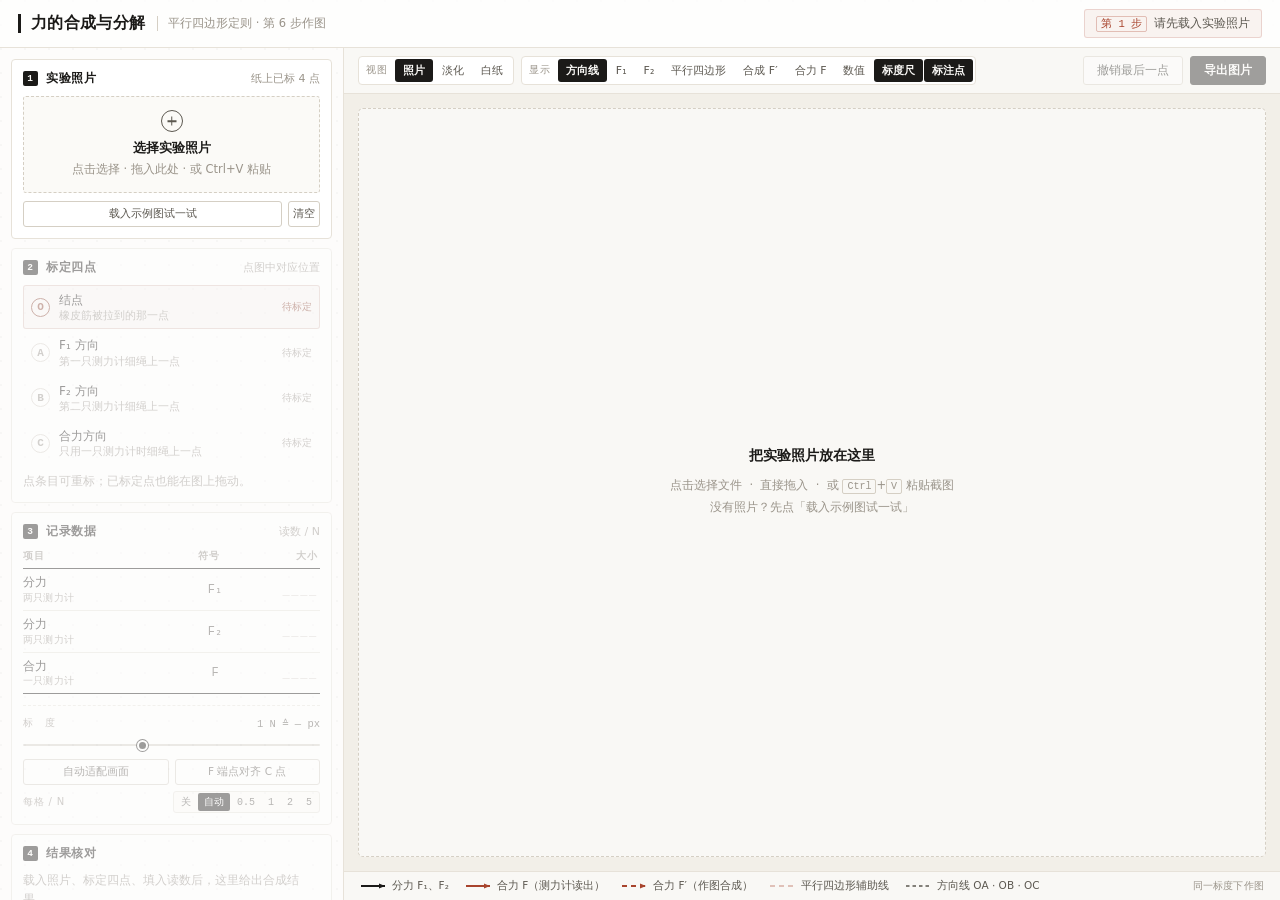
<file: apps/physics/demos/content/力的合成与分解_作图器_V2.html>
<!DOCTYPE html>
<html lang="zh-CN">
<head>
<meta charset="UTF-8">
<meta name="viewport" content="width=device-width, initial-scale=1, viewport-fit=cover">
<title>力的合成与分解 · 平行四边形作图器</title>
<style>
  :root{
    --paper:#fbfaf7;
    --paper2:#f2efe8;
    --surface:#ffffff;
    --ink:#1b1a18;
    --ink2:#5c5850;
    --ink3:#9a948a;
    --line:#e7e2d9;
    --line2:#d5cfc4;
    --accent:#a8442d;
    --accent-wash:rgba(168,68,45,.06);
    --sans:"HarmonyOS Sans SC","Source Han Sans SC","PingFang SC","Microsoft YaHei",system-ui,-apple-system,sans-serif;
    --mono:ui-monospace,"JetBrains Mono","SFMono-Regular",Consolas,"Liberation Mono",monospace;
  }
  *{box-sizing:border-box;margin:0;padding:0}
  html,body{height:100%}
  body{
    background:
      radial-gradient(circle at 1px 1px, rgba(27,26,24,.05) 1px, transparent 0) 0 0/24px 24px,
      var(--paper);
    color:var(--ink); font-family:var(--sans); font-size:15px;
    -webkit-font-smoothing:antialiased; overflow:hidden; font-variant-numeric:tabular-nums;
  }
  .app{height:100vh;display:grid;grid-template-rows:auto minmax(0,1fr)}

  /* ---------- 顶栏 ---------- */
  .bar{display:flex;align-items:center;gap:14px;padding:9px 18px;border-bottom:1px solid var(--line);
       background:rgba(255,255,255,.72);backdrop-filter:blur(8px)}
  .brand{display:flex;align-items:center;gap:10px;margin-right:auto;min-width:0}
  .brand .mk{width:3px;height:19px;background:var(--ink);flex:none}
  .brand h1{font-size:15.5px;font-weight:700;letter-spacing:.02em;white-space:nowrap}
  .brand .sub{font-size:11.5px;color:var(--ink3);white-space:nowrap;padding-left:10px;
       border-left:1px solid var(--line2);margin-left:2px}
  .hint{font-size:12px;color:var(--ink2);display:flex;align-items:center;gap:7px;
        background:var(--accent-wash);border:1px solid rgba(168,68,45,.18);
        padding:5px 11px;border-radius:3px;max-width:52vw;overflow:hidden;white-space:nowrap;text-overflow:ellipsis}
  .hint b{color:var(--accent);font-weight:700}
  .hint .t{overflow:hidden;text-overflow:ellipsis;white-space:nowrap;min-width:0;display:block}
  .hint .n{font-family:var(--mono);font-size:10.5px;color:var(--accent);
       border:1px solid rgba(168,68,45,.3);border-radius:2px;padding:0 4px;flex:none}

  /* ---------- 主体 ---------- */
  .grid{display:grid;grid-template-columns:344px minmax(0,1fr);min-height:0}
  .panel{border-right:1px solid var(--line);overflow-y:auto;padding:11px;
         display:flex;flex-direction:column;gap:9px;background:rgba(255,255,255,.5)}
  .panel::-webkit-scrollbar{width:9px}
  .panel::-webkit-scrollbar-thumb{background:var(--line2);border-radius:9px;border:3px solid transparent;background-clip:padding-box}
  .panel.locked .card:not(.c-img){opacity:.42;pointer-events:none;filter:grayscale(.35)}

  .card{background:var(--surface);border:1px solid var(--line);border-radius:4px;padding:10px 11px 11px}
  .card h2{font-size:12px;letter-spacing:.05em;font-weight:700;display:flex;align-items:center;gap:8px;
           margin-bottom:9px;color:var(--ink)}
  .card h2 i{font-style:normal;font-family:var(--mono);font-size:9.5px;color:var(--paper);
             background:var(--ink);width:15px;height:15px;display:grid;place-items:center;border-radius:2px;flex:none}
  .card h2 span.sub{font-weight:400;color:var(--ink3);font-size:11px;letter-spacing:0;margin-left:auto}
  .muted{color:var(--ink3);font-size:11.5px;line-height:1.65}

  /* 上传 */
  .drop{border:1px dashed var(--line2);border-radius:3px;padding:13px 10px;text-align:center;
        cursor:pointer;transition:.15s;background:var(--paper)}
  .drop:hover{border-color:var(--ink3);background:#fff}
  .drop.over{border-color:var(--accent);background:var(--accent-wash)}
  .drop b{display:block;font-size:12.5px;margin-bottom:3px;font-weight:600}
  .drop .ic{width:22px;height:22px;border:1.5px solid var(--ink2);border-radius:50%;
        margin:0 auto 8px;position:relative}
  .drop .ic::before,.drop .ic::after{content:"";position:absolute;background:var(--ink2);left:50%;top:50%}
  .drop .ic::before{width:9px;height:1.5px;transform:translate(-50%,-50%)}
  .drop .ic::after{width:1.5px;height:9px;transform:translate(-50%,-50%)}
  .drop.has{padding:9px;display:flex;align-items:center;gap:8px;text-align:left;border-style:solid;background:var(--paper)}
  .drop.has .ic{width:16px;height:16px;margin:0;border-width:1px}
  .drop.has .ic::after{display:none}
  .drop.has b{font-size:11.5px;margin:0;font-family:var(--mono)}
  .drop.has .meta{margin-left:auto;font-size:10.5px;color:var(--ink3);font-family:var(--mono)}

  /* 四点列表 */
  .ptlist{list-style:none;display:flex;flex-direction:column;gap:1px}
  .pt{display:flex;align-items:center;gap:9px;padding:6px 7px;border-radius:3px;cursor:pointer;
      border:1px solid transparent;transition:.12s}
  .pt:hover{background:var(--paper)}
  .pt.on{background:var(--accent-wash);border-color:rgba(168,68,45,.28)}
  .pt .g{font-family:var(--mono);font-size:11px;font-weight:700;width:19px;height:19px;flex:none;
         display:grid;place-items:center;border:1.5px solid var(--line2);border-radius:50%;color:var(--ink3)}
  .pt.set .g{border-color:var(--ink);color:var(--ink)}
  .pt.on .g{border-color:var(--accent);color:var(--accent)}
  .pt .nm{font-size:12px;line-height:1.35}
  .pt .nm em{display:block;font-style:normal;font-size:10.5px;color:var(--ink3)}
  .pt .st{margin-left:auto;font-family:var(--mono);font-size:10px;color:var(--ink3);flex:none}
  .pt.set .st{color:var(--ink2)}
  .pt.on .st{color:var(--accent)}

  /* 数据表 */
  table.tbl{width:100%;border-collapse:collapse}
  table.tbl th{font-size:10px;letter-spacing:.08em;color:var(--ink3);font-weight:600;text-align:left;
       padding:0 0 5px;border-bottom:1px solid var(--ink)}
  table.tbl th:last-child{text-align:right;padding-right:2px}
  table.tbl td{padding:0;border-bottom:1px solid var(--line)}
  table.tbl tr:last-child td{border-bottom:1px solid var(--ink)}
  table.tbl td.nm{font-size:12px;padding:6px 0;line-height:1.3}
  table.tbl td.nm em{font-style:normal;font-size:10px;color:var(--ink3);display:block;letter-spacing:.02em}
  table.tbl td.sym{font-family:var(--mono);font-size:12px;color:var(--ink2);width:34px;text-align:center}
  table.tbl td.v{width:88px}
  input.num{width:100%;border:0;background:transparent;font-family:var(--mono);font-size:14px;
      text-align:right;color:var(--ink);padding:6px 2px;outline:none;font-variant-numeric:tabular-nums}
  input.num::placeholder{color:#c9c3b8;font-size:12px;letter-spacing:.14em}
  input.num:focus{background:var(--accent-wash);box-shadow:inset 0 -1.5px 0 var(--accent)}
  input.num::-webkit-outer-spin-button,input.num::-webkit-inner-spin-button{-webkit-appearance:none;margin:0}
  input.num[type=number]{-moz-appearance:textfield}
  .unit{width:20px;font-size:10.5px;color:var(--ink3);text-align:left;font-family:var(--mono)}

  /* 标度 */
  .scalebox{margin-top:11px;border-top:1px dashed var(--line);padding-top:10px}
  .srow{display:flex;align-items:center;gap:8px;margin-bottom:7px}
  .srow label{font-size:10px;letter-spacing:.08em;color:var(--ink3);flex:none}
  .srow .val{margin-left:auto;font-family:var(--mono);font-size:10.5px;color:var(--ink2)}
  input[type=range]{-webkit-appearance:none;appearance:none;width:100%;height:16px;background:transparent;cursor:pointer}
  input[type=range]::-webkit-slider-runnable-track{height:2px;background:var(--line2);border-radius:2px}
  input[type=range]::-webkit-slider-thumb{-webkit-appearance:none;width:11px;height:11px;border-radius:50%;
      background:var(--ink);margin-top:-4.5px;border:2px solid #fff;box-shadow:0 0 0 1px var(--ink)}
  .mini{display:flex;gap:6px;margin-top:2px}
  .mini button{flex:1;font:inherit;font-size:10.5px;padding:5px 4px;border:1px solid var(--line2);
      background:var(--surface);color:var(--ink2);border-radius:3px;cursor:pointer;transition:.12s;white-space:nowrap}
  .mini button:hover{border-color:var(--ink3);color:var(--ink);background:var(--paper)}
  .perrow{display:flex;align-items:center;gap:7px;margin-top:6px}
  .perrow label{font-size:10px;letter-spacing:.08em;color:var(--ink3);flex:none}
  .perseg{display:flex;gap:1px;border:1px solid var(--line);border-radius:3px;padding:1px;
    background:var(--paper);margin-left:auto}
  .perseg button{font:inherit;font-family:var(--mono);font-size:10px;border:0;background:transparent;
    color:var(--ink2);padding:2px 6px;border-radius:2px;cursor:pointer;transition:.12s;white-space:nowrap}
  .perseg button:hover{color:var(--ink);background:#fff}
  .perseg button.on{background:var(--ink);color:#fff}

  /* 结果 */
  dl.kv{display:flex;flex-direction:column;gap:0}
  dl.kv>div{display:flex;align-items:baseline;gap:6px;padding:4px 0;border-bottom:1px dotted var(--line)}
  dl.kv>div:last-child{border:0}
  dl.kv dt{font-size:11.5px;color:var(--ink2);white-space:nowrap}
  dl.kv dd{margin-left:auto;font-family:var(--mono);font-size:12.5px;color:var(--ink);white-space:nowrap}
  dl.kv dd.hi{color:var(--accent);font-weight:700}
  .formula{font-size:10.5px;color:var(--ink3);line-height:1.7;margin-top:8px;padding-top:8px;
      border-top:1px dashed var(--line);font-family:var(--mono);word-break:break-word}
  .formula b{color:var(--ink2);font-weight:600}
  .verdict{font-size:11.5px;line-height:1.55;padding:7px 9px;border-radius:3px;margin-top:9px;
      display:flex;gap:6px;align-items:flex-start}
  .verdict .dot{width:6px;height:6px;border-radius:50%;flex:none;margin-top:5px}
  .verdict.ok{background:rgba(27,26,24,.045);color:var(--ink)}
  .verdict.ok .dot{background:var(--ink)}
  .verdict.warn{background:var(--accent-wash);color:var(--accent)}
  .verdict.warn .dot{background:var(--accent)}

  /* 步骤 */
  details.steps{border-top:1px solid var(--line);padding-top:9px;margin-top:1px}
  details.steps summary{font-size:11px;color:var(--ink3);cursor:pointer;list-style:none;
      display:flex;align-items:center;gap:5px;letter-spacing:.03em}
  details.steps summary::-webkit-details-marker{display:none}
  details.steps summary::before{content:"▸";font-size:9px;transition:.2s;display:inline-block}
  details.steps[open] summary::before{transform:rotate(90deg)}
  ol.stp{list-style:none;margin-top:8px;display:flex;flex-direction:column;gap:7px;counter-reset:s}
  ol.stp li{font-size:10.5px;line-height:1.6;color:var(--ink3);padding-left:23px;position:relative}
  ol.stp li::before{counter-increment:s;content:"0" counter(s);position:absolute;left:0;top:1px;
      font-family:var(--mono);font-size:9px;color:var(--ink3)}
  ol.stp li.done{color:var(--ink3)}
  ol.stp li.done::after{content:" ✓";color:var(--ink3)}
  ol.stp li.todo{color:var(--accent);font-weight:600}
  ol.stp li.todo::before{color:var(--accent)}
  ol.stp li.todo::after{content:" ← 本页完成";font-weight:400;font-size:9.5px}

  /* ---------- 画布 ---------- */
  .stagebox{display:flex;flex-direction:column;min-height:0;background:var(--paper2)}
  .toolbar{display:flex;flex-wrap:wrap;align-items:center;gap:7px;padding:8px 14px;
      border-bottom:1px solid var(--line);background:rgba(255,255,255,.6)}
  .tgroup{display:flex;align-items:center;gap:1px;background:var(--surface);border:1px solid var(--line);
      border-radius:4px;padding:2px}
  .tgroup>span{font-size:9.5px;letter-spacing:.1em;color:var(--ink3);padding:0 6px 0 5px}
  .tb{font:inherit;font-size:11px;border:0;background:transparent;color:var(--ink2);
      padding:4px 8px;border-radius:3px;cursor:pointer;white-space:nowrap;transition:.12s}
  .tb:hover{color:var(--ink);background:var(--paper)}
  .tb.on{background:var(--ink);color:var(--paper);font-weight:600}
  .tb.on:hover{background:#333}
  .tbar{margin-left:auto;display:flex;gap:7px}
  .btn{font:inherit;font-size:11.5px;padding:6px 13px;border:1px solid var(--line2);background:var(--surface);
      color:var(--ink);border-radius:3px;cursor:pointer;transition:.12s;white-space:nowrap}
  .btn:hover{border-color:var(--ink2);background:var(--paper)}
  .btn.primary{background:var(--ink);border-color:var(--ink);color:#fff;font-weight:600}
  .btn.primary:hover{background:#333}
  .btn:disabled{opacity:.4;cursor:not-allowed}

  .canvaswrap{position:relative;flex:1;min-height:0;padding:14px}
  .canvaswrap svg{width:100%;height:100%;display:block;touch-action:none}
  .canvaswrap svg.drag{cursor:grabbing}
  .canvaswrap svg.place{cursor:crosshair}
  .canvaswrap svg.pan{cursor:grab}

  /* 缩放控件 */
  .zoomctl{position:absolute;right:22px;bottom:22px;display:flex;align-items:center;gap:1px;
    background:rgba(255,255,255,.95);border:1px solid var(--line);border-radius:4px;padding:2px;
    box-shadow:0 2px 10px rgba(60,48,30,.1);z-index:3;user-select:none}
  .zoomctl button{font:inherit;font-size:14px;line-height:1;border:0;background:transparent;color:var(--ink2);
    width:26px;height:26px;display:grid;place-items:center;border-radius:3px;cursor:pointer;transition:.12s;padding:0}
  .zoomctl button:hover{background:var(--paper);color:var(--ink)}
  .zoomctl button.pct{width:auto;padding:0 7px;font-family:var(--mono);font-size:10.5px;min-width:46px}
  .zoomctl button.hand.on{background:var(--ink);color:#fff}
  .zoomctl .vsep{width:1px;height:15px;background:var(--line2);margin:0 3px}
  .zoomctl[hidden]{display:none}
  .zoomctl button.full{width:28px}

  /* 手机底部标签栏（桌面隐藏） */
  .dock-tabs{display:none}
  .pbody{display:contents}

  /* 投影模式：隐藏侧栏与图例，画面铺满 */
  body.focus .panel{display:none}
  body.focus .legend{display:none}
  body.focus .grid{grid-template-columns:minmax(0,1fr)}
  body.focus .toolbar{padding:5px 12px}
  body.focus .canvaswrap{padding:6px}
  body.focus .bar{padding:5px 14px}
  body.focus .tipbar{left:12px;top:12px}
  .photo{filter:drop-shadow(0 7px 20px rgba(60,48,30,.20))}

  .tipbar{position:absolute;left:22px;top:22px;font-size:11.5px;color:var(--ink2);
      background:rgba(251,250,247,.94);border:1px solid var(--line);border-radius:3px;
      padding:5px 10px;display:flex;gap:7px;align-items:center;pointer-events:none;
      box-shadow:0 2px 8px rgba(60,48,30,.08)}
  .tipbar b{color:var(--accent)}
  .tipbar kbd{font-family:var(--mono);font-size:10px;border:1px solid var(--line2);border-radius:2px;padding:0 3px;color:var(--ink3)}

  .empty{position:absolute;inset:14px;display:flex;flex-direction:column;align-items:center;justify-content:center;
      gap:10px;border:1px dashed var(--line2);border-radius:5px;background:rgba(255,255,255,.55);
      text-align:center;cursor:pointer;transition:.15s}
  .empty:hover{background:rgba(255,255,255,.85);border-color:var(--ink3)}
  .empty.over{border-color:var(--accent);background:var(--accent-wash)}
  .empty .big{font-size:14px;font-weight:600}
  .empty .sm{font-size:11.5px;color:var(--ink3);line-height:1.9}
  .empty .sm kbd{font-family:var(--mono);font-size:10px;border:1px solid var(--line2);border-radius:2px;padding:1px 4px}

  .legend{display:flex;flex-wrap:wrap;align-items:center;gap:16px;padding:7px 16px;
      border-top:1px solid var(--line);background:rgba(255,255,255,.6)}
  .lg{display:flex;align-items:center;gap:6px;font-size:10.5px;color:var(--ink2)}
  .lg svg{width:26px;height:10px;flex:none;overflow:visible}
  .legend .note{margin-left:auto;font-size:10px;color:var(--ink3);letter-spacing:.02em}

  @media (max-width:1100px){
    .grid{grid-template-columns:300px minmax(0,1fr)}
    .brand .sub{display:none}
  }

  /* 横屏手机：压缩侧栏、去掉图例 */
  @media (max-height: 560px) and (min-width: 821px){
    .legend{display:none}
    .grid{grid-template-columns:282px minmax(0,1fr)}
    .panel{padding:8px;gap:7px}
  }

  /* ================= 手机 / 竖屏 ================= */
  @media (max-width: 820px){
    body{font-size:14px}
    .app{height:100vh;height:100dvh}
    .bar{padding:6px 10px;gap:8px}
    .brand{gap:7px}
    .brand h1{font-size:13.5px}
    .brand .mk{height:15px;width:2.5px}
    .hint{flex:1;max-width:none;min-width:0;font-size:10.5px;padding:4px 7px;gap:5px}
    .hint .n{font-size:9.5px}

    .grid{grid-template-columns:minmax(0,1fr);grid-template-rows:minmax(0,1fr) auto}
    .stagebox{order:1;min-height:0}
    .legend{display:none}

    .panel{order:2;border-right:0;border-top:1px solid var(--line);max-height:44vh;
      padding:0 0 env(safe-area-inset-bottom,0);gap:0;overflow:hidden;display:flex;
      flex-direction:column;background:var(--surface)}
    .pbody{display:block;flex:1;min-height:0;overflow-y:auto;padding:10px 11px 14px}
    .pbody .card{display:none;border:0;border-radius:0;padding:0;background:transparent}
    .pbody .card.active{display:block}
    .panel.locked .card:not(.c-img){opacity:1;pointer-events:auto;filter:none}
    .dock-tabs{display:flex;gap:2px;padding:6px 7px;border-bottom:1px solid var(--line);flex:none;
      background:var(--paper)}
    .dock-tabs button{flex:1;font:inherit;font-size:11px;display:flex;align-items:center;justify-content:center;
      gap:4px;border:1px solid transparent;background:transparent;color:var(--ink3);padding:8px 2px;
      border-radius:3px;cursor:pointer;-webkit-tap-highlight-color:transparent}
    .dock-tabs button i{font-style:normal;font-family:var(--mono);font-size:9px;width:14px;height:14px;
      display:grid;place-items:center;border-radius:2px;background:var(--line2);color:#fff;flex:none}
    .dock-tabs button.on{background:var(--surface);border-color:var(--line);color:var(--ink);font-weight:600}
    .dock-tabs button.on i{background:var(--ink)}

    .toolbar{padding:6px 8px;gap:5px}
    .toolbar > div:nth-of-type(2){order:3;flex:0 0 100%;max-width:100%;flex-wrap:wrap;
      border:0;background:transparent;padding:0;gap:5px}
    .toolbar > div:nth-of-type(2) .tb{border:1px solid var(--line);background:var(--surface);border-radius:3px}
    .toolbar > div:nth-of-type(2) .tb.on{background:var(--ink);border-color:var(--ink);color:var(--paper)}
    .tgroup{padding:2px}
    .tgroup > span{display:none}
    .tb{padding:8px 10px;font-size:11px}
    .tbar{margin-left:auto;gap:6px}
    .btn{padding:9px 11px;font-size:11.5px}

    .canvaswrap{padding:8px}
    .zoomctl{right:12px;bottom:12px}
    .zoomctl button{width:34px;height:34px;font-size:16px}
    .zoomctl button.pct{min-width:52px;font-size:11px}
    .tipbar{left:10px;top:10px;font-size:10.5px;max-width:calc(100% - 20px);
      white-space:normal;line-height:1.55;align-items:flex-start}
    input.num{font-size:16px;padding:9px 2px}
    .empty .big{font-size:13px}
    .empty .sm{font-size:11px;line-height:1.85}
  }
</style>
</head>
<body>
<div class="app">
  <header class="bar">
    <div class="brand">
      <span class="mk"></span>
      <h1>力的合成与分解</h1>
      <span class="sub">平行四边形定则 · 第 6 步作图</span>
    </div>
    <div class="hint" id="hint"><span class="n">第 1 步</span><span class="t">请先载入实验照片</span></div>
  </header>

  <main class="grid">
    <aside class="panel locked" id="panel">
      <nav class="dock-tabs" id="dockTabs">
        <button data-tab="img" class="on"><i>1</i>照片</button>
        <button data-tab="pts"><i>2</i>标定</button>
        <button data-tab="num"><i>3</i>数据</button>
        <button data-tab="res"><i>4</i>结果</button>
      </nav>
      <div class="pbody">

      <section class="card c-img active" data-card="img">
        <h2><i>1</i>实验照片<span class="sub">纸上已标 4 点</span></h2>
        <div class="drop" id="drop">
          <div class="ic"></div>
          <b>选择实验照片</b>
          <p class="muted">点击选择 · 拖入此处 · 或 Ctrl+V 粘贴</p>
        </div>
        <div class="mini" style="margin-top:8px">
          <button id="btnDemo">载入示例图试一试</button>
          <button id="btnReset" style="flex:0 0 auto">清空</button>
        </div>
      </section>

      <section class="card" data-card="pts">
        <h2><i>2</i>标定四点<span class="sub">点图中对应位置</span></h2>
        <ul class="ptlist" id="ptlist">
          <li class="pt" data-k="O"><span class="g">O</span><span class="nm">结点<em>橡皮筋被拉到的那一点</em></span><span class="st">待标定</span></li>
          <li class="pt" data-k="A"><span class="g">A</span><span class="nm">F₁ 方向<em>第一只测力计细绳上一点</em></span><span class="st">待标定</span></li>
          <li class="pt" data-k="B"><span class="g">B</span><span class="nm">F₂ 方向<em>第二只测力计细绳上一点</em></span><span class="st">待标定</span></li>
          <li class="pt" data-k="C"><span class="g">C</span><span class="nm">合力方向<em>只用一只测力计时细绳上一点</em></span><span class="st">待标定</span></li>
        </ul>
        <p class="muted" style="margin-top:7px">点条目可重标；已标定点也能在图上拖动。</p>
      </section>

      <section class="card" data-card="num">
        <h2><i>3</i>记录数据<span class="sub">读数 / N</span></h2>
        <table class="tbl">
          <thead><tr><th>项目</th><th>符号</th><th>大小</th></tr></thead>
          <tbody>
            <tr><td class="nm">分力<em>两只测力计</em></td><td class="sym">F₁</td><td class="v"><input class="num" id="inF1" type="number" step="0.1" inputmode="decimal" placeholder="____"></td></tr>
            <tr><td class="nm">分力<em>两只测力计</em></td><td class="sym">F₂</td><td class="v"><input class="num" id="inF2" type="number" step="0.1" inputmode="decimal" placeholder="____"></td></tr>
            <tr><td class="nm">合力<em>一只测力计</em></td><td class="sym">F</td><td class="v"><input class="num" id="inF" type="number" step="0.1" inputmode="decimal" placeholder="____"></td></tr>
          </tbody>
        </table>
        <div class="scalebox">
          <div class="srow"><label>标　度</label><span class="val" id="kVal">1 N ≙ — px</span></div>
          <input type="range" id="kSlider" min="0" max="1000" value="398">
          <div class="mini">
            <button id="btnFit">自动适配画面</button>
            <button id="btnSnapC">F 端点对齐 C 点</button>
          </div>
          <div class="perrow">
            <label>每格 / N</label>
            <div class="perseg" id="perseg">
              <button data-per="off">关</button>
              <button data-per="auto" class="on">自动</button>
              <button data-per="0.5">0.5</button>
              <button data-per="1">1</button>
              <button data-per="2">2</button>
              <button data-per="5">5</button>
            </div>
          </div>
        </div>
      </section>

      <section class="card" data-card="res">
        <h2><i>4</i>结果核对</h2>
        <div id="results"></div>
        <details class="steps">
          <summary>实验步骤（1–5 由你完成）</summary>
          <ol class="stp">
            <li class="done">木板上铺白纸，图钉固定。</li>
            <li class="done">橡皮筋一端固定，另一端拴两条细绳套。</li>
            <li class="done">两只测力计互成角度拉，结点到 O 点。</li>
            <li class="done">记下 O 位置与两绳方向，读出两示数。</li>
            <li class="done">只用一只测力计，结点仍拉到 O 点。</li>
            <li class="todo">按标度作出 F₁、F₂、F 的图示。</li>
          </ol>
        </details>
      </section>
      </div>

    </aside>

    <section class="stagebox">
      <div class="toolbar">
        <div class="tgroup"><span>视图</span>
          <button class="tb on" data-view="photo">照片</button>
          <button class="tb" data-view="fade">淡化</button>
          <button class="tb" data-view="paper">白纸</button>
        </div>
        <div class="tgroup"><span>显示</span>
          <button class="tb" data-show="dir">方向线</button>
          <button class="tb" data-show="f1">F₁</button>
          <button class="tb" data-show="f2">F₂</button>
          <button class="tb" data-show="pg">平行四边形</button>
          <button class="tb" data-show="Fp">合成 F′</button>
          <button class="tb" data-show="F">合力 F</button>
          <button class="tb" data-show="num">数值</button>
          <button class="tb" data-show="bar">标度尺</button>
          <button class="tb" data-show="pt">标注点</button>
        </div>
        <div class="tbar">
          <button class="btn" id="btnUndo">撤销最后一点</button>
          <button class="btn primary" id="btnExport">导出图片</button>
        </div>
      </div>

      <div class="canvaswrap" id="cwrap">
        <svg id="svg" xmlns="http://www.w3.org/2000/svg" preserveAspectRatio="xMidYMid meet"></svg>
        <div class="tipbar" id="tipbar" style="display:none"></div>
        <div class="zoomctl" id="zoomctl" hidden>
          <button id="zOut" title="缩小（-）">−</button>
          <button id="zPct" class="pct" title="恢复适应窗口（0）">100%</button>
          <button id="zIn" title="放大（+）">+</button>
          <span class="vsep"></span>
          <button id="zFull" class="full" title="投影模式：隐藏侧栏，画面铺满（Esc 退出）">
            <svg viewBox="0 0 16 16" width="13" height="13" aria-hidden="true">
              <path d="M2 6V2h4M14 6V2h-4M2 10v4h4M14 10v4h-4"
                fill="none" stroke="currentColor" stroke-width="1.4" stroke-linecap="round" stroke-linejoin="round"/>
            </svg>
          </button>
          <button id="zHand" class="hand" title="拖动视图（也可按住空格键）">
            <svg viewBox="0 0 16 16" width="13" height="13" aria-hidden="true">
              <path d="M8 1.8v12.4M1.8 8h12.4M6.4 3.4 8 1.8l1.6 1.6M6.4 12.6 8 14.2l1.6-1.6M3.4 6.4 1.8 8l1.6 1.6M12.6 6.4 14.2 8l-1.6 1.6"
                fill="none" stroke="currentColor" stroke-width="1.15" stroke-linecap="round" stroke-linejoin="round"/>
            </svg>
          </button>
        </div>
        <div class="empty" id="empty">
          <div class="big">把实验照片放在这里</div>
          <div class="sm">点击选择文件 &nbsp;·&nbsp; 直接拖入 &nbsp;·&nbsp; 或 <kbd>Ctrl</kbd>+<kbd>V</kbd> 粘贴截图<br>没有照片？先点「载入示例图试一试」</div>
        </div>
      </div>

      <div class="legend">
        <span class="lg"><svg viewBox="0 0 26 10"><line x1="1" y1="5" x2="25" y2="5" stroke="#1b1a18" stroke-width="2"/><polygon points="25,5 19,2.4 19,7.6" fill="#1b1a18"/></svg>分力 F₁、F₂</span>
        <span class="lg"><svg viewBox="0 0 26 10"><line x1="1" y1="5" x2="25" y2="5" stroke="#a8442d" stroke-width="2"/><polygon points="25,5 19,2.4 19,7.6" fill="#a8442d"/></svg>合力 F（测力计读出）</span>
        <span class="lg"><svg viewBox="0 0 26 10"><line x1="1" y1="5" x2="25" y2="5" stroke="#a8442d" stroke-width="2" stroke-dasharray="5 4"/><polygon points="25,5 19,2.4 19,7.6" fill="#a8442d"/></svg>合力 F′（作图合成）</span>
        <span class="lg"><svg viewBox="0 0 26 10"><line x1="1" y1="5" x2="25" y2="5" stroke="#a8442d" stroke-width="1.1" stroke-dasharray="5 4" opacity=".6"/></svg>平行四边形辅助线</span>
        <span class="lg"><svg viewBox="0 0 26 10"><line x1="1" y1="5" x2="25" y2="5" stroke="#5c5850" stroke-width="1.6" stroke-dasharray="3.5 3"/></svg>方向线 OA · OB · OC</span>
        <span class="note">同一标度下作图</span>
      </div>
    </section>
  </main>
</div>

<script>
(function(){
'use strict';

/* ============ 常量 ============ */
var FONT = '"Source Han Sans SC","HarmonyOS Sans SC","PingFang SC","Microsoft YaHei",system-ui,sans-serif';
var INK = '#1b1a18', INK2 = '#5c5850', INK3 = '#9a948a', ACC = '#a8442d', PAPER = '#fbfaf7';
var KEYS = ['O','A','B','C'];
var LABEL = {O:'结点 O', A:'F₁ 方向点 A', B:'F₂ 方向点 B', C:'合力方向点 C'};
var KFIT = 0.34;   /* 自动标度：最大力约占画面短边的 34% */
var COARSE = !!(window.matchMedia && window.matchMedia('(pointer: coarse)').matches);

/* ============ 状态 ============ */
var S = {
  img:null, W:0, H:0,
  pts:{O:null,A:null,B:null,C:null},
  pending:'O',
  data:{F1:null,F2:null,F:null},
  kMul:1,
  view:'photo',
  show:{f1:false,f2:false,F:false,Fp:false,pg:false,num:false,bar:true,pt:true,dir:true},
  perMode:'auto',
  panMode:false
};

/* 视图缩放：viewBox = world * s + t */
var Z = {s:1, tx:0, ty:0};
var ZMIN = 1, ZMAX = 6;
var panning = false, panStart = null, spaceDown = false;

/* ============ DOM ============ */
var $ = function(s){ return document.querySelector(s); };
var svg = $('#svg'), cwrap = $('#cwrap'), emptyEl = $('#empty'), tipbar = $('#tipbar');
var panel = $('#panel'), hint = $('#hint'), drop = $('#drop');
var layer = null, bgEl = null, paperEl = null, worldEl = null;
var zoomctl = $('#zoomctl'), zPct = $('#zPct');
var dragKey = null, dragging = false;

/* ============ 向量工具 ============ */
function vlen(v){ return Math.hypot(v.x,v.y); }
function unit(v){ var l = vlen(v) || 1; return {x:v.x/l, y:v.y/l}; }
function clamp(x,a,b){ return x<a?a:x>b?b:x; }
function fmt(x,d){ if(x==null||!isFinite(x)) return '—';
  var s = x.toFixed(d==null?2:d); return s.replace(/\.?0+$/,'') || '0'; }

/* ============ 几何计算 ============ */
/* 力的图示用：挑一个“整齐”的每格数值，使一格约 55 px */
var PER_LIST = [0.2, 0.5, 1, 2, 5, 10, 20, 50, 100];
function autoPer(k, maxF){
  if(!(k > 0) || !(maxF > 0)) return 1;
  var best = PER_LIST[0], bd = Infinity;
  for(var i = 0; i < PER_LIST.length; i++){
    var v = PER_LIST[i];
    if(v * 1.2 > maxF) continue;          /* 至少能画出 2 格 */
    var d = Math.abs(v * k - 55);
    if(d < bd){ bd = d; best = v; }
  }
  return best;
}
function compute(){
  var O = S.pts.O;
  if(!O) return null;
  var c = {O:{x:O.x,y:O.y}};
  var A = S.pts.A, B = S.pts.B, C = S.pts.C;
  if(A) c.u1 = unit({x:A.x-O.x, y:A.y-O.y});
  if(B) c.u2 = unit({x:B.x-O.x, y:B.y-O.y});
  if(C) c.uF = unit({x:C.x-O.x, y:C.y-O.y});

  var F1 = S.data.F1, F2 = S.data.F2, F = S.data.F;
  var maxF = Math.max(F1||0, F2||0, F||0);
  var unitPx = Math.min(S.W, S.H);
  var base = maxF > 0 ? KFIT * unitPx / maxF : 0.05 * unitPx;
  var k = base * S.kMul;
  c.k = k;
  if(!k || !isFinite(k)) return c;

  /* 力的图示：每格代表多少 N */
  if(S.perMode !== 'off'){
    c.per = (S.perMode === 'auto') ? autoPer(k, maxF) : Number(S.perMode);
    if(!(c.per > 0)) c.per = 1;
    c.unitPx = c.per * k;
  }

  if(c.u1 && F1 != null) c.P1 = {x:O.x + c.u1.x*F1*k, y:O.y + c.u1.y*F1*k};
  if(c.u2 && F2 != null) c.P2 = {x:O.x + c.u2.x*F2*k, y:O.y + c.u2.y*F2*k};
  if(c.uF && F  != null) c.PF = {x:O.x + c.uF.x*F*k,  y:O.y + c.uF.y*F*k};

  if(c.P1 && c.P2){
    c.Pp = {x: c.P1.x + c.P2.x - O.x, y: c.P1.y + c.P2.y - O.y};
    c.uFp = unit({x:c.Pp.x-O.x, y:c.Pp.y-O.y});
    c.FpMag = vlen({x:c.Pp.x-O.x, y:c.Pp.y-O.y}) / k;
    var cosA = clamp(c.u1.x*c.u2.x + c.u1.y*c.u2.y, -1, 1);
    c.alpha = Math.acos(cosA) * 180/Math.PI;
  }
  if(c.uF && c.uFp){
    var cosT = clamp(c.uF.x*c.uFp.x + c.uF.y*c.uFp.y, -1, 1);
    c.theta = Math.acos(cosT) * 180/Math.PI;
  }
  if(c.FpMag != null && F > 0 && c.uF && c.uFp){
    c.rel = (c.FpMag - F) / F;
    var ax = F*c.uF.x, ay = F*c.uF.y;
    var bx = c.FpMag*c.uFp.x, by = c.FpMag*c.uFp.y;
    c.tipDev = Math.hypot(ax-bx, ay-by);
  }
  return c;
}

/* ============ 场景构建（SVG 与导出画布共用） ============ */
function arrowGeom(a,b,w){
  var dx = b.x-a.x, dy = b.y-a.y, L = Math.hypot(dx,dy) || 1;
  var ux = dx/L, uy = dy/L;
  var hl = Math.max(10, w*4.8), hw = Math.max(6, w*2.5);
  var bx = b.x - ux*hl, by = b.y - uy*hl;
  var nx = -uy, ny = ux;
  return {
    shaft:[a, {x:bx, y:by}],
    head:[{x:bx+nx*hw/2, y:by+ny*hw/2}, {x:b.x, y:b.y}, {x:bx-nx*hw/2, y:by-ny*hw/2}]
  };
}

/* 线段与矩形是否相交（Liang–Barsky 裁剪），用于标签避让 */
function segHitsRect(a, b, r){
  var t0 = 0, t1 = 1;
  var dx = b.x - a.x, dy = b.y - a.y;
  var ps = [-dx, dx, -dy, dy];
  var qs = [a.x - r.x, r.x + r.w - a.x, a.y - r.y, r.y + r.h - a.y];
  for(var i = 0; i < 4; i++){
    var pp = ps[i], qq = qs[i];
    if(Math.abs(pp) < 1e-9){
      if(qq < 0) return false;
    } else {
      var t = qq / pp;
      if(pp < 0){ if(t > t1) return false; if(t > t0) t0 = t; }
      else { if(t < t0) return false; if(t < t1) t1 = t; }
    }
  }
  return t0 <= t1;
}

function buildScene(c){
  var items = [];
  if(!S.img || !c) return items;
  var U = Math.min(S.W, S.H) / 1000;
  var lw  = Math.max(1.8, 3.4*U);
  var lwD = Math.max(0.9, 1.9*U);
  var fs  = Math.max(13, 27*U);
  var O = c.O;

  /* 方向线 O→A / O→B / O→C：说明三条细绳的走向 */
  if(S.show.dir){
    [['A',S.pts.A],['B',S.pts.B],['C',S.pts.C]].forEach(function(pair){
      var q = pair[1]; if(!q) return;
      items.push({k:'line', a:O, b:q, color:INK2, w:lwD*1.35, op:0.8,
        dash:[lwD*3.2, lwD*3.0], an:'dir', grow:true});
    });
  }

  /* 平行四边形辅助线 */
  if(S.show.pg && c.P1 && c.P2 && c.Pp){
    /* 边 1：起点重合于 F₁，整体平移 O→P₂ 后落到 P₂→P′ */
    items.push({k:'line', a:O, b:c.P1, an:'pg', ph:0, mv:{x:c.P2.x-O.x, y:c.P2.y-O.y},
      color:ACC, w:lwD*1.15, op:0.72, dash:[lwD*5, lwD*4]});
    /* 边 2：起点重合于 F₂，整体平移 O→P₁ 后落到 P₁→P′（等边 1 走完再动） */
    items.push({k:'line', a:O, b:c.P2, an:'pg', ph:1, mv:{x:c.P1.x-O.x, y:c.P1.y-O.y},
      color:ACC, w:lwD*1.15, op:0.72, dash:[lwD*5, lwD*4]});
  }
  /* F′ 作图合成（虚线） */
  if(S.show.Fp && c.Pp){
    items.push({k:'arrow', a:O, b:c.Pp, color:ACC, w:lw*0.92, op:0.9, dash:[lw*2.6, lw*2.1], an:'Fp'});
  }
  /* 分力 */
  if(S.show.f1 && c.P1) items.push({k:'arrow', a:O, b:c.P1, color:INK, w:lw, an:'f1'});
  if(S.show.f2 && c.P2) items.push({k:'arrow', a:O, b:c.P2, color:INK, w:lw, an:'f2'});
  /* 实测合力 */
  if(S.show.F && c.PF) items.push({k:'arrow', a:O, b:c.PF, color:ACC, w:lw*1.06, an:'F'});

  /* 力的图示：沿箭杆按“每格”打等分刻度（只画三个实测力） */
  if(c.per > 0 && c.unitPx > 0){
    var tickHalf = fs*0.33, tickW = lw*0.95;
    [[c.P1, INK, c.u1, 'f1', S.show.f1], [c.P2, INK, c.u2, 'f2', S.show.f2], [c.PF, ACC, c.uF, 'F', S.show.F]].forEach(function(t){
      var p = t[0], u = t[2];
      if(!p || !u || !t[4]) return;
      var L = vlen({x:p.x-O.x, y:p.y-O.y});
      var n = Math.floor(L / c.unitPx + 1e-6);
      if(n > 60) n = 60;
      var nx = -u.y, ny = u.x;
      for(var ti = 1; ti <= n; ti++){
        var d = ti * c.unitPx;
        if(L - d < c.unitPx*0.12) break;
        var tx = O.x + u.x*d, ty = O.y + u.y*d;
        items.push({k:'line', a:{x:tx-nx*tickHalf, y:ty-ny*tickHalf},
          b:{x:tx+nx*tickHalf, y:ty+ny*tickHalf}, color:t[1], w:tickW, op:0.95,
          an:t[3], tick:true, dist:d, total:L});
      }
    });
  }

  /* 角度弧（夹角过小时不画，避免与箭杆重叠） */
  if(c.theta != null && c.theta >= 1.5 && c.uF && c.uFp && S.show.F && S.show.Fp){
    var r = Math.min(S.W, S.H) * 0.115;
    var a0 = Math.atan2(c.uF.y, c.uF.x), a1 = Math.atan2(c.uFp.y, c.uFp.x);
    var d = a1 - a0;
    while(d > Math.PI) d -= 2*Math.PI;
    while(d < -Math.PI) d += 2*Math.PI;
    if(Math.abs(d) > 0.008){
      items.push({k:'arc', c:O, r:r, a0:a0, a1:a0+d, color:ACC, w:lwD*1.2, op:0.85});
      var am = a0 + d/2;
      items.push({k:'text', p:{x:O.x+Math.cos(am)*r*1.62, y:O.y+Math.sin(am)*r*1.62},
        s:'θ='+c.theta.toFixed(1)+'°', size:fs*0.62, color:ACC, anchor:'middle', halo:true});
    }
  }

  /* ---- 标定点：先算字母位置并占位，力的标签会主动避开 ---- */
  var placed = [];
  var ptItems = [];
  if(S.show.pt){
    ptItems.push({k:'dot', c:O, r:Math.max(3.4, 5.6*U), color:INK, fill:true});
    var dirs = [];
    if(c.u1) dirs.push(Math.atan2(c.u1.y, c.u1.x));
    if(c.u2) dirs.push(Math.atan2(c.u2.y, c.u2.x));
    if(c.uF){ dirs.push(Math.atan2(c.uF.y, c.uF.x)); dirs.push(Math.atan2(-c.uF.y, -c.uF.x)); }
    var oa = Math.PI * 0.75;
    if(dirs.length > 1){
      dirs.sort(function(a,b){ return a-b; });
      var gap = -1;
      for(var di=0; di<dirs.length; di++){
        var e0 = dirs[di], e1 = dirs[(di+1) % dirs.length] + (di === dirs.length-1 ? Math.PI*2 : 0);
        if(e1-e0 > gap){ gap = e1-e0; oa = e0 + (e1-e0)/2; }
      }
    }
    var ox = clamp(O.x + Math.cos(oa)*fs*1.5, fs*0.65, S.W - fs*0.65);
    var oy = clamp(O.y + Math.sin(oa)*fs*1.5, fs*0.65, S.H - fs*0.65);
    ptItems.push({k:'text', p:{x:ox, y:oy}, s:'O', size:fs*0.8, color:INK,
      anchor:'middle', bold:true, halo:true});
    placed.push({x:ox-fs*0.5, y:oy-fs*0.6, w:fs*1.0, h:fs*1.2});

    [['A',S.pts.A],['B',S.pts.B],['C',S.pts.C]].forEach(function(pair){
      var p = pair[1]; if(!p) return;
      ptItems.push({k:'dot', c:p, r:Math.max(3.2, 5.2*U), color:INK2, fill:false, w:lwD*0.9});
      var d = unit({x:p.x-O.x, y:p.y-O.y});
      var lx = clamp(p.x + d.x*fs*1.55, fs*0.7, S.W - fs*0.7);
      var ly = clamp(p.y + d.y*fs*1.55, fs*0.7, S.H - fs*0.7);
      ptItems.push({k:'text', p:{x:lx, y:ly}, s:pair[0], size:fs*0.76, color:INK2,
        anchor:'middle', bold:false, halo:true});
      placed.push({x:lx-fs*0.55, y:ly-fs*0.65, w:fs*1.1, h:fs*1.3});
    });
  }

  /* 当前已画出的所有线段、标定点，作为标签的障碍 */
  var obstacles = [], dotPts = [];
  for(var oi = 0; oi < items.length; oi++){
    var it0 = items[oi];
    if(it0.k === 'line' || it0.k === 'arrow') obstacles.push({a:it0.a, b:it0.b});
  }
  if(S.show.pt){
    dotPts.push({c:O, r:Math.max(3.4, 5.6*U)});
    if(S.pts.A) dotPts.push({c:S.pts.A, r:Math.max(3.2, 5.2*U)});
    if(S.pts.B) dotPts.push({c:S.pts.B, r:Math.max(3.2, 5.2*U)});
    if(S.pts.C) dotPts.push({c:S.pts.C, r:Math.max(3.2, 5.2*U)});
  }

  /* 违规计数：压线 / 压点 / 压别的标签 / 出界，越少越好 */
  function violations(rect){
    var n = 0, i;
    for(i = 0; i < placed.length; i++){
      var q = placed[i];
      if(rect.x < q.x + q.w && rect.x + rect.w > q.x &&
         rect.y < q.y + q.h && rect.y + rect.h > q.y) n++;
    }
    for(i = 0; i < obstacles.length; i++){
      if(segHitsRect(obstacles[i].a, obstacles[i].b, rect)) n++;
    }
    for(i = 0; i < dotPts.length; i++){
      var dp = dotPts[i], rr = dp.r + fs*0.22;
      if(rect.x < dp.c.x + rr && rect.x + rect.w > dp.c.x - rr &&
         rect.y < dp.c.y + rr && rect.y + rect.h > dp.c.y - rr) n++;
    }
    if(rect.x < fs*0.35 || rect.y < fs*0.35 ||
       rect.x + rect.w > S.W - fs*0.35 || rect.y + rect.h > S.H - fs*0.35) n += 3;
    return n;
  }

  /* 在箭头端点周围搜索一个既不着线、也不压字的空位 */
  function label(p, u, txt, color, grp){
    if(!p || !u || !txt) return;
    var size = fs*0.92;
    var pd = size*0.26;
    var w = txt.length*size*0.53 + size*0.3, h = size*1.25;
    var nx = -u.y, ny = u.x;
    var DIST  = [1.5, 2.3, 3.4, 4.7, 6.3, 8.0];
    var ALONG = [0, 1.2, -1.2, 2.4];
    var best = null, bestV = 1e9;
    for(var di = 0; di < DIST.length && bestV > 0; di++){
      for(var ai = 0; ai < ALONG.length && bestV > 0; ai++){
        for(var sgn = -1; sgn <= 1 && bestV > 0; sgn += 2){
          var d = DIST[di]*size*sgn, e = ALONG[ai]*size;
          var cx = p.x + nx*d + u.x*e;
          var cy = p.y + ny*d + u.y*e;
          var rect = {x:cx - w/2 - pd, y:cy - h/2 - pd*0.7, w:w + pd*2, h:h + pd*1.4};
          var v = violations(rect);
          if(v < bestV){ bestV = v; best = {cx:cx, cy:cy, rect:rect, d:d}; }
        }
      }
    }
    placed.push(best.rect);

    /* 离箭头较远时补一根引线，保证归属清楚 */
    if(Math.abs(best.d) > 2.8*size){
      var ex = clamp(p.x, best.rect.x, best.rect.x + best.rect.w);
      var ey = clamp(p.y, best.rect.y, best.rect.y + best.rect.h);
      if(Math.hypot(ex - p.x, ey - p.y) > 2.2*size){
        items.push({k:'line', a:p, b:{x:ex, y:ey}, color:color, w:lwD*0.85, op:0.45,
          dash:[lwD*2.2, lwD*2.4], an:grp});
      }
    }
    items.push({k:'rect', rect:best.rect, r:size*0.18, color:PAPER, op:0.86, an:grp});
    items.push({k:'text', p:{x:best.cx, y:best.cy}, s:txt, size:size,
      color:color, anchor:'middle', bold:true, halo:false, an:grp});
  }

  if(S.show.F && c.PF) label(c.PF, c.uF, S.show.num && S.data.F!=null  ? 'F = '+fmt(S.data.F,2)+' N'   : 'F',  ACC, 'F');
  if(S.show.Fp && c.Pp){
    var lu = unit({x:c.Pp.x-O.x, y:c.Pp.y-O.y});
    label(c.Pp, lu, S.show.num && c.FpMag!=null ? 'F′ = '+c.FpMag.toFixed(2)+' N' : 'F′', ACC, 'Fp');
  }
  if(S.show.f1 && c.P1) label(c.P1, c.u1, S.show.num && S.data.F1!=null ? 'F₁ = '+fmt(S.data.F1,2)+' N' : 'F₁', INK, 'f1');
  if(S.show.f2 && c.P2) label(c.P2, c.u2, S.show.num && S.data.F2!=null ? 'F₂ = '+fmt(S.data.F2,2)+' N' : 'F₂', INK, 'f2');

  /* 标定点与字母压在最上层 */
  for(var pi=0; pi<ptItems.length; pi++) items.push(ptItems[pi]);

  /* 标度尺：绕 O 点找一个不压线、不出界的位置（优先左上方） */
  if(S.show.bar && c.k){
    var barN = (c.per > 0) ? c.per : 1;
    var barLen = barN * c.k;
    if(barLen > S.W * 0.55) { barLen = c.k; barN = 1; }
    var padS = Math.min(S.W, S.H) * 0.03;
    var gapUp = fs*1.6, gapDn = fs*0.55;
    function barBox(cx, cy){
      return {x: cx - barLen/2, y: cy - gapUp, w: barLen, h: gapUp + gapDn};
    }
    function barFree(cx, cy){
      var r = barBox(cx, cy), i;
      if(r.x < padS || r.y < padS || r.x + r.w > S.W - padS || r.y + r.h > S.H - padS) return false;
      for(i = 0; i < obstacles.length; i++){
        if(segHitsRect(obstacles[i].a, obstacles[i].b, r)) return false;
      }
      for(i = 0; i < placed.length; i++){
        var q = placed[i];
        if(r.x < q.x + q.w && r.x + r.w > q.x && r.y < q.y + q.h && r.y + r.h > q.y) return false;
      }
      return true;
    }
    /* 角度优先级：225°（左上）起，左右交替铺开 */
    var ORD = [];
    for(var kk = 0; kk < 24; kk++) ORD.push(225 + (kk % 2 ? 1 : -1) * Math.ceil(kk/2) * 15);
    var DSC = [1.9, 2.7, 3.7, 5.0, 6.6, 8.4];
    var bx = null, by = null;
    for(var di = 0; di < DSC.length && bx === null; di++){
      for(var ai = 0; ai < ORD.length; ai++){
        var ang = ORD[ai] * Math.PI/180;
        var cx = O.x + Math.cos(ang) * DSC[di] * fs * 1.55;
        var cy = O.y + Math.sin(ang) * DSC[di] * fs * 1.55 + gapDn*0.5;
        if(barFree(cx, cy)){ bx = cx; by = cy; break; }
      }
    }
    if(bx === null){ bx = padS + barLen/2; by = S.H - padS - gapDn*0.5; }
    var x0 = bx - barLen/2, x1 = bx + barLen/2, yS = by;
    items.push({k:'line', a:{x:x0,y:yS}, b:{x:x1,y:yS}, color:INK2, w:lw*0.9, op:0.95});
    items.push({k:'line', a:{x:x0,y:yS-fs*0.55}, b:{x:x0,y:yS+fs*0.55}, color:INK2, w:lw*0.9, op:0.95});
    items.push({k:'line', a:{x:x1,y:yS-fs*0.55}, b:{x:x1,y:yS+fs*0.55}, color:INK2, w:lw*0.9, op:0.95});
    items.push({k:'text', p:{x:(x0+x1)/2, y:yS-fs*1.05}, s:'1 格 = ' + fmt(barN,2) + ' N',
      size:fs*0.72, color:INK2, anchor:'middle'});
  }
  return items;
}

/* ============ 渲染：SVG ============ */
function esc(s){ return String(s).replace(/&/g,'&amp;').replace(/</g,'&lt;').replace(/>/g,'&gt;'); }

function itemsToSvg(items){
  var out = [];
  for(var i=0;i<items.length;i++){
    var it = items[i];
    if(it.skip) continue;
    if(it.k === 'rect'){
      var rr = it.rect;
      out.push('<rect x="'+rr.x.toFixed(1)+'" y="'+rr.y.toFixed(1)+'" width="'+rr.w.toFixed(1)+
        '" height="'+rr.h.toFixed(1)+'" rx="'+(it.r||0).toFixed(1)+'" fill="'+it.color+'"'+
        (it.op!=null?' opacity="'+it.op+'"':'')+'/>');
    } else if(it.k === 'line'){
      out.push('<line x1="'+it.a.x+'" y1="'+it.a.y+'" x2="'+it.b.x+'" y2="'+it.b.y+
        '" stroke="'+it.color+'" stroke-width="'+it.w+'" stroke-linecap="round"'+
        (it.op!=null?' opacity="'+it.op+'"':'')+
        (it.dash?' stroke-dasharray="'+it.dash.map(function(x){return x.toFixed(2);}).join(' ')+'"':'')+'/>');
    } else if(it.k === 'arrow'){
      var g = arrowGeom(it.a, it.b, it.w);
      var da = it.dash ? ' stroke-dasharray="'+it.dash.map(function(x){return x.toFixed(2);}).join(' ')+'"' : '';
      out.push('<line x1="'+g.shaft[0].x+'" y1="'+g.shaft[0].y+'" x2="'+g.shaft[1].x+'" y2="'+g.shaft[1].y+
        '" stroke="'+it.color+'" stroke-width="'+it.w+'" stroke-linecap="round"'+da+
        (it.op!=null?' opacity="'+it.op+'"':'')+'/>');
      out.push('<polygon points="'+g.head.map(function(p){return p.x.toFixed(1)+','+p.y.toFixed(1);}).join(' ')+
        '" fill="'+it.color+'"'+(it.op!=null?' opacity="'+it.op+'"':'')+'/>');
    } else if(it.k === 'dot'){
      out.push('<circle cx="'+it.c.x+'" cy="'+it.c.y+'" r="'+it.r+'" fill="'+(it.fill?it.color:'none')+
        '" stroke="'+it.color+'" stroke-width="'+(it.fill?0:(it.w||1.4))+'"/>');
    } else if(it.k === 'text'){
      var sw = it.halo ? it.size*0.34 : 0;
      out.push('<text x="'+it.p.x+'" y="'+it.p.y+'" font-size="'+it.size.toFixed(1)+
        '" font-family=\''+FONT+'\' fill="'+it.color+'" text-anchor="'+it.anchor+
        '" dominant-baseline="middle" font-weight="'+(it.bold?700:500)+'"'+
        (it.op!=null?' opacity="'+it.op.toFixed(2)+'"':'')+
        (it.halo?' stroke="'+PAPER+'" stroke-width="'+sw.toFixed(1)+'" paint-order="stroke" stroke-linejoin="round"':'')+
        '>'+esc(it.s)+'</text>');
    } else if(it.k === 'arc'){
      var p0 = {x:it.c.x+it.r*Math.cos(it.a0), y:it.c.y+it.r*Math.sin(it.a0)};
      var p1 = {x:it.c.x+it.r*Math.cos(it.a1), y:it.c.y+it.r*Math.sin(it.a1)};
      var large = Math.abs(it.a1-it.a0) > Math.PI ? 1 : 0;
      var sweep = it.a1 > it.a0 ? 1 : 0;
      out.push('<path d="M'+p0.x.toFixed(1)+' '+p0.y.toFixed(1)+' A'+it.r+' '+it.r+' 0 '+large+' '+sweep+' '+
        p1.x.toFixed(1)+' '+p1.y.toFixed(1)+'" fill="none" stroke="'+it.color+'" stroke-width="'+it.w+
        '" stroke-linecap="round"'+(it.op!=null?' opacity="'+it.op+'"':'')+'/>');
    }
  }
  return out.join('');
}

function render(){
  if(!S.img){
    emptyEl.style.display = 'flex';
    tipbar.style.display = 'none';
    svg.style.display = 'none';
    return;
  }
  emptyEl.style.display = 'none';
  svg.style.display = 'block';
  var cc = compute();
  layer.innerHTML = itemsToSvg(applyAnim(buildScene(cc), cc ? cc.O : null));
  updateHint();
}

/* ============ 渲染：面板 ============ */
function updateHint(){
  if(!S.img){ hint.innerHTML = '<span class="n">第 1 步</span><span class="t">请先载入实验照片</span>'; return; }
  if(S.pending){
    var idx = KEYS.indexOf(S.pending) + 1;
    hint.innerHTML = '<span class="n">' + idx + '/4</span><span class="t">请在图上点出 <b>' + LABEL[S.pending] + '</b></span>';
    tipbar.style.display = 'flex';
    tipbar.innerHTML = '点击照片上 <b>' + LABEL[S.pending] + '</b> 的位置　<span style="color:#9a948a">' +
      (COARSE ? '双指放大后再点更准' : (idx>1 ? '已标定的点可拖动微调' : '橡皮筋结点')) + '</span>';
    svg.classList.add('place');
  } else {
    var miss = [];
    if(S.data.F1==null) miss.push('F₁');
    if(S.data.F2==null) miss.push('F₂');
    if(S.data.F==null)  miss.push('F');
    if(miss.length){
      hint.innerHTML = '<span class="n">第 3 步</span><span class="t">四点已标定，请填入 <b>' + miss.join('、') + '</b> 的大小</span>';
      tipbar.style.display = 'flex';
      tipbar.innerHTML = '四点已标定　<span style="color:#9a948a">填入读数后自动作图</span>';
    } else {
      hint.innerHTML = '<span class="n">完成</span><span class="t">第 6 步作图已生成 <b>F</b> 与 <b>F′</b>，可导出图片</span>';
      tipbar.style.display = 'flex';
      tipbar.innerHTML = '作图完成　<span style="color:#9a948a">拖动任一标定点即可重新计算</span>';
    }
    svg.classList.remove('place');
  }
  if(S.panMode){
    hint.innerHTML = '<span class="n">拖动</span><span class="t">按住照片拖动查看，滚轮或 <b>+</b> 放大</span>';
    tipbar.style.display = 'flex';
    tipbar.innerHTML = '拖动模式　<span style="color:#9a948a">此时点击不会标定点，再点一次小手退出</span>';
  }
}

function updatePanel(){
  var pts = document.querySelectorAll('.pt');
  for(var i=0;i<pts.length;i++){
    var li = pts[i], k = li.getAttribute('data-k');
    li.classList.toggle('set', !!S.pts[k]);
    li.classList.toggle('on', S.pending === k);
    li.querySelector('.st').textContent = S.pts[k] ? '已标定' : '待标定';
  }
  panel.classList.toggle('locked', !S.img);
  var c = compute();
  $('#kVal').textContent = (c && c.k)
    ? (c.per > 0
        ? ('每格 ' + fmt(c.per,2) + ' N ≙ ' + Math.round(c.unitPx) + ' px')
        : ('1 N ≙ ' + Math.round(c.k) + ' px'))
    : '1 N ≙ — px';
  $('#btnExport').disabled = !S.img;
  $('#btnUndo').disabled = !S.img;
  renderResults(c);
}

function renderResults(c){
  var box = $('#results');
  var F1 = S.data.F1, F2 = S.data.F2, F = S.data.F;
  if(!S.img){ box.innerHTML = '<p class="muted">载入照片、标定四点、填入读数后，这里给出合成结果。</p>'; return; }
  if(!c || !c.P1 || !c.P2 || !c.PF){
    box.innerHTML = '<p class="muted">填入 F₁、F₂、F 三个大小后，自动完成第 6 步（按标度作力的图示）。</p>';
    return;
  }
  var ok = Math.abs(c.rel) <= 0.05 && c.theta <= 5;
  var sign = c.rel >= 0 ? '+' : '−';
  box.innerHTML =
    '<div class="verdict ' + (ok?'ok':'warn') + '"><span class="dot"></span><span>' +
      (ok
        ? '在误差范围内，<b>F 与 F′ 重合</b>，平行四边形定则得到验证。'
        : '偏差偏大（判据：|偏差|≤5% 且 θ≤5°）。请检查四点标定、读数与标度。') +
    '</span></div>' +
    '<dl class="kv">' +
      '<div><dt>作图合成 |F′|</dt><dd class="hi">' + c.FpMag.toFixed(2) + ' N</dd></div>' +
      '<div><dt>测力计读数 |F|</dt><dd>' + F.toFixed(2) + ' N</dd></div>' +
      '<div><dt>大小相对偏差</dt><dd>' + sign + (Math.abs(c.rel)*100).toFixed(1) + ' %</dd></div>' +
      '<div><dt>方向夹角 θ</dt><dd>' + c.theta.toFixed(1) + '°</dd></div>' +
      '<div><dt>矢端偏差 |F − F′|</dt><dd>' + c.tipDev.toFixed(2) + ' N</dd></div>' +
    '</dl>' +
    '<p class="formula"><b>|F′| = √(F₁²+F₂²+2F₁F₂cos α)</b><br>' +
      '= √(' + F1.toFixed(2) + '²+' + F2.toFixed(2) + '²+2×' + F1.toFixed(2) + '×' + F2.toFixed(2) +
      '×cos' + c.alpha.toFixed(1) + '°) = ' + c.FpMag.toFixed(2) + ' N</p>';
}

function refresh(){ render(); updatePanel(); }

/* ============ 图片载入 ============ */
function setImage(src, w, h){
  S.img = src; S.W = w; S.H = h;
  S.pts = {O:null,A:null,B:null,C:null};
  S.pending = 'O';
  svg.innerHTML =
    '<g id="world">' +
      '<rect id="paperBg" x="0" y="0" width="'+w+'" height="'+h+'" fill="'+PAPER+'"/>' +
      '<image id="bg" class="photo" href="'+src+'" x="0" y="0" width="'+w+'" height="'+h+'" preserveAspectRatio="none"/>' +
      '<g id="layer"></g>' +
    '</g>';
  bgEl = document.getElementById('bg');
  paperEl = document.getElementById('paperBg');
  layer = document.getElementById('layer');
  worldEl = document.getElementById('world');
  svg.setAttribute('viewBox', '0 0 ' + w + ' ' + h);
  resetZoom();
  zoomctl.hidden = false;
  applyView();
  drop.classList.add('has');
  drop.innerHTML = '<div class="ic"></div><b>已载入照片</b><span class="meta">' + w + '×' + h + ' · 点击更换</span>';
  refresh();
  setTab('pts');
}

function applyView(){
  if(!bgEl) return;
  if(S.view === 'photo'){ bgEl.style.opacity = 1; bgEl.style.display = ''; }
  else if(S.view === 'fade'){ bgEl.style.opacity = 0.34; bgEl.style.display = ''; }
  else { bgEl.style.display = 'none'; }
}

function loadFile(file){
  if(!file || file.type.indexOf('image') !== 0) return;
  var url = URL.createObjectURL(file);
  var img = new Image();
  img.onload = function(){
    var nw = img.naturalWidth || img.width, nh = img.naturalHeight || img.height;
    var MAXD = 2400, sc = Math.min(1, MAXD / Math.max(nw, nh));
    var cw = Math.round(nw*sc), ch = Math.round(nh*sc);
    var cv = document.createElement('canvas');
    cv.width = cw; cv.height = ch;
    var ctx = cv.getContext('2d');
    ctx.fillStyle = '#ffffff'; ctx.fillRect(0,0,cw,ch);
    ctx.drawImage(img, 0, 0, cw, ch);
    URL.revokeObjectURL(url);
    setImage(cv.toDataURL('image/jpeg', 0.92), cw, ch);
  };
  img.onerror = function(){ URL.revokeObjectURL(url); alert('这张图片读取失败，换一张试试。'); };
  img.src = url;
}

/* ============ 底部标签（手机） ============ */
var dockTabs = document.getElementById('dockTabs');
function setTab(name){
  if(!dockTabs) return;
  var bs = dockTabs.querySelectorAll('button');
  for(var i=0;i<bs.length;i++){
    bs[i].classList.toggle('on', bs[i].getAttribute('data-tab') === name);
  }
  var cs = document.querySelectorAll('.pbody .card');
  for(var j=0;j<cs.length;j++){
    cs[j].classList.toggle('active', cs[j].getAttribute('data-card') === name);
  }
}
if(dockTabs){
  dockTabs.querySelectorAll('button').forEach(function(b){
    b.addEventListener('click', function(){ setTab(b.getAttribute('data-tab')); });
  });
}

/* ============ 出场动画 ============ */
var ANIM = {dir:1, f1:1, f2:1, pg:1, Fp:1, F:1};
var ANIM_DUR = {dir:700, f1:820, f2:820, pg:1900, Fp:900, F:820};
var animState = null, animRAF = null;

function playAnim(g){
  if(!(g in ANIM)) return;
  for(var k in ANIM) ANIM[k] = 1;      /* 其它动画立即收尾，不叠加 */
  ANIM[g] = 0;
  animState = {g:g, dur:ANIM_DUR[g] || 760,
               t0:(window.performance ? performance.now() : Date.now())};
  if(!animRAF) animRAF = requestAnimationFrame(animLoop);
}
function animLoop(){
  if(!animState) return;
  var now = (window.performance ? performance.now() : Date.now());
  var t = Math.min(1, (now - animState.t0) / animState.dur);
  ANIM[animState.g] = Math.pow(t, 0.85);           /* 接近匀速、末端略缓 */
  render();
  if(t < 1){
    animRAF = requestAnimationFrame(animLoop);
  } else {
    ANIM[animState.g] = 1;
    animRAF = null; animState = null;
    render();
  }
}

/* 把动画进度套用到场景图元上 */
function applyAnim(items, O){
  if(!O) return items;
  for(var i = 0; i < items.length; i++){
    var it = items[i];
    var grp = it.an;
    if(!grp) continue;
    var pr = ANIM[grp];
    if(pr == null) pr = 1;

    if(it.mv){                       /* 平移：平行四边形两条边，分两拍先后走 */
      var mp = pr;
      if(it.ph === 0) mp = Math.max(0, Math.min(1, pr / 0.55));
      else if(it.ph === 1) mp = Math.max(0, Math.min(1, (pr - 0.45) / 0.55));
      it.a = {x: it.a.x + it.mv.x*mp, y: it.a.y + it.mv.y*mp};
      it.b = {x: it.b.x + it.mv.x*mp, y: it.b.y + it.mv.y*mp};
      continue;
    }
    if(pr >= 1) continue;

    if(it.k === 'arrow'){            /* 滑动生长 */
      it.b = {x: O.x + (it.b.x - O.x)*pr, y: O.y + (it.b.y - O.y)*pr};
    } else if(it.tick){              /* 刻度：被箭头“走到”才支出来 */
      if(it.dist > pr * it.total) it.skip = true;
    } else if(it.grow){              /* 方向线 */
      it.b = {x: O.x + (it.b.x - O.x)*pr, y: O.y + (it.b.y - O.y)*pr};
    } else {                         /* 文字 / 底衬 / 引线：末尾淡入 */
      var f = Math.max(0, Math.min(1, (pr - 0.68) / 0.32));
      it.op = (it.op == null ? 1 : it.op) * f;
      if(it.op < 0.03) it.skip = true;
    }
  }
  return items;
}

/* ============ 视图缩放 / 平移 ============ */
function toView(ev){
  var p = svg.createSVGPoint();
  p.x = ev.clientX; p.y = ev.clientY;
  var m = svg.getScreenCTM();
  return m ? p.matrixTransform(m.inverse()) : {x:0,y:0};
}
function toWorld(ev){
  var v = toView(ev);
  return {x:(v.x - Z.tx) / Z.s, y:(v.y - Z.ty) / Z.s};
}
function clampView(){
  Z.tx = Math.min(0, Math.max(S.W - S.W*Z.s, Z.tx));
  Z.ty = Math.min(0, Math.max(S.H - S.H*Z.s, Z.ty));
}
function applyZoom(){
  if(worldEl){
    worldEl.setAttribute('transform',
      'translate(' + Z.tx.toFixed(2) + ',' + Z.ty.toFixed(2) + ') scale(' + Z.s.toFixed(4) + ')');
  }
  if(zPct) zPct.textContent = Math.round(Z.s*100) + '%';
}
function zoomAt(px, py, factor){
  var s0 = Z.s, s1 = clamp(s0*factor, ZMIN, ZMAX);
  if(Math.abs(s1 - s0) < 1e-4) return;
  var wx = (px - Z.tx) / s0, wy = (py - Z.ty) / s0;
  Z.s = s1;
  Z.tx = px - wx*s1;
  Z.ty = py - wy*s1;
  clampView();
  applyZoom();
}
function zoomBy(f){ zoomAt(S.W/2, S.H/2, f); }
function resetZoom(){
  Z.s = 1; Z.tx = 0; Z.ty = 0;
  applyZoom();
}

/* ============ 交互：标点 ============ */
function hitRadius(){
  var r = svg.getBoundingClientRect();
  if(!r.width) return 20;
  return Math.max(S.W, S.H) / Math.max(r.width, r.height) * 15 * hitBoost / Z.s;
}
function nearestPoint(pt){
  var best = null, bd = hitRadius();
  for(var i=0;i<KEYS.length;i++){
    var k = KEYS[i], q = S.pts[k];
    if(!q) continue;
    var d = Math.hypot(pt.x-q.x, pt.y-q.y);
    if(d < bd){ bd = d; best = k; }
  }
  return best;
}

var pointers = new Map();
var pressEmpty = null, pinch = null, hitBoost = 1;

function placePointAt(wx, wy){
  if(!S.pending) return;
  S.pts[S.pending] = {x: clamp(wx,0,S.W), y: clamp(wy,0,S.H)};
  var i = KEYS.indexOf(S.pending);
  S.pending = null;
  for(var j=i+1;j<KEYS.length;j++){ if(!S.pts[KEYS[j]]){ S.pending = KEYS[j]; break; } }
  if(!S.pending){
    for(var m=0;m<KEYS.length;m++){ if(!S.pts[KEYS[m]]){ S.pending = KEYS[m]; break; } }
  }
  refresh();
  if(!S.pending) setTab('num');
}

function pinchBegin(){
  var a = Array.from(pointers.values());
  var mid = {x:(a[0].x+a[1].x)/2, y:(a[0].y+a[1].y)/2};
  var dd = Math.hypot(a[0].x-a[1].x, a[0].y-a[1].y) || 1;
  var v = toView({clientX:mid.x, clientY:mid.y});
  return {d:dd, s:Z.s, wx:(v.x-Z.tx)/Z.s, wy:(v.y-Z.ty)/Z.s};
}
function pinchMove(){
  var a = Array.from(pointers.values());
  if(a.length < 2) return;
  var mid = {x:(a[0].x+a[1].x)/2, y:(a[0].y+a[1].y)/2};
  var dd = Math.hypot(a[0].x-a[1].x, a[0].y-a[1].y) || 1;
  var ns = clamp(pinch.s * dd / pinch.d, ZMIN, ZMAX);
  var v = toView({clientX:mid.x, clientY:mid.y});
  Z.s = ns;
  Z.tx = v.x - pinch.wx*ns;
  Z.ty = v.y - pinch.wy*ns;
  clampView(); applyZoom();
}

svg.addEventListener('pointerdown', function(ev){
  if(!S.img) return;
  pointers.set(ev.pointerId, {x:ev.clientX, y:ev.clientY});
  try{ svg.setPointerCapture(ev.pointerId); }catch(e){}
  hitBoost = (ev.pointerType === 'touch') ? 1.7 : 1;

  if(pointers.size === 2){
    pinch = pinchBegin();
    pressEmpty = null; dragging = false; dragKey = null; panning = false; panStart = null;
    svg.classList.add('drag');
    ev.preventDefault();
    return;
  }
  if(pointers.size > 2) return;

  if(S.panMode || spaceDown || ev.button === 1){
    panning = true;
    panStart = {x:ev.clientX, y:ev.clientY, tx:Z.tx, ty:Z.ty};
    svg.classList.add('drag');
    ev.preventDefault();
    return;
  }
  var w = toWorld(ev);
  var hit = nearestPoint(w);
  if(hit){
    dragKey = hit; dragging = true;
    svg.classList.add('drag');
    ev.preventDefault();
    return;
  }
  if(S.pending){
    /* 先记下，抬起时若没移动就落点；移动了则转为拖动视图 */
    pressEmpty = {id:ev.pointerId, sx:ev.clientX, sy:ev.clientY, wx:w.x, wy:w.y, moved:false};
  }
});

svg.addEventListener('pointermove', function(ev){
  if(pointers.has(ev.pointerId)) pointers.set(ev.pointerId, {x:ev.clientX, y:ev.clientY});

  if(pinch && pointers.size >= 2){ pinchMove(); ev.preventDefault(); return; }

  if(pressEmpty && pressEmpty.id === ev.pointerId && !pressEmpty.moved){
    if(Math.hypot(ev.clientX - pressEmpty.sx, ev.clientY - pressEmpty.sy) > 7){
      pressEmpty.moved = true;
      panning = true;
      panStart = {x:pressEmpty.sx, y:pressEmpty.sy, tx:Z.tx, ty:Z.ty};
      svg.classList.add('drag');
    }
  }
  if(panning && panStart){
    var m = svg.getScreenCTM();
    var k = m && m.a ? 1/m.a : 1;
    Z.tx = panStart.tx + (ev.clientX - panStart.x) * k;
    Z.ty = panStart.ty + (ev.clientY - panStart.y) * k;
    clampView(); applyZoom();
    return;
  }
  if(!dragging || !dragKey) return;
  var pt = toWorld(ev);
  S.pts[dragKey] = {x: clamp(pt.x,0,S.W), y: clamp(pt.y,0,S.H)};
  refresh();
});

function endPointer(ev, cancelled){
  pointers.delete(ev.pointerId);
  if(pointers.size < 2) pinch = null;
  if(!cancelled && pressEmpty && pressEmpty.id === ev.pointerId && !pressEmpty.moved){
    placePointAt(pressEmpty.wx, pressEmpty.wy);
  }
  if(pointers.size === 0){
    pressEmpty = null;
    panning = false; panStart = null;
    dragging = false; dragKey = null;
    if(!S.panMode && !spaceDown) svg.classList.remove('drag');
  }
  try{ svg.releasePointerCapture(ev.pointerId); }catch(e){}
}
svg.addEventListener('pointerup', function(ev){ endPointer(ev, false); });
svg.addEventListener('pointercancel', function(ev){ endPointer(ev, true); });

/* 滚轮缩放（以指针为中心） */
cwrap.addEventListener('wheel', function(ev){
  if(!S.img) return;
  ev.preventDefault();
  var v = toView(ev);
  var f = Math.exp(-ev.deltaY * (ev.deltaMode === 1 ? 0.05 : 0.0016));
  zoomAt(v.x, v.y, f);
}, {passive:false});

/* 缩放按钮 */
$('#zIn').addEventListener('click', function(){ zoomBy(1.3); });
$('#zOut').addEventListener('click', function(){ zoomBy(1/1.3); });
$('#zPct').addEventListener('click', function(){ resetZoom(); });
$('#zFull').addEventListener('click', function(){
  var on = document.body.classList.toggle('focus');
  this.classList.toggle('on', on);
  if(on){
    if(document.documentElement.requestFullscreen){
      document.documentElement.requestFullscreen().catch(function(){});
    }
  } else if(document.fullscreenElement){
    document.exitFullscreen().catch(function(){});
  }
});
document.addEventListener('fullscreenchange', function(){
  if(!document.fullscreenElement){
    document.body.classList.remove('focus');
    var b = $('#zFull'); if(b) b.classList.remove('on');
  }
});
$('#zHand').addEventListener('click', function(){
  S.panMode = !S.panMode;
  this.classList.toggle('on', S.panMode);
  svg.classList.toggle('pan', S.panMode);
  updateHint();
});

/* 键盘：+ - 0 缩放，空格临时拖动 */
window.addEventListener('keydown', function(ev){
  var tag = (document.activeElement && document.activeElement.tagName) || '';
  if(/^(INPUT|TEXTAREA|SELECT)$/.test(tag)) return;
  if(ev.key === 'Escape'){
    document.body.classList.remove('focus');
    var fb = $('#zFull'); if(fb) fb.classList.remove('on');
  }
  if(ev.key === ' ' && !spaceDown){
    spaceDown = true; svg.classList.add('pan'); ev.preventDefault();
  } else if(ev.key === '+' || ev.key === '='){
    if(S.img){ zoomBy(1.3); ev.preventDefault(); }
  } else if(ev.key === '-' || ev.key === '_'){
    if(S.img){ zoomBy(1/1.3); ev.preventDefault(); }
  } else if(ev.key === '0'){
    if(S.img){ resetZoom(); ev.preventDefault(); }
  }
});
window.addEventListener('keyup', function(ev){
  if(ev.key === ' '){
    spaceDown = false;
    if(!S.panMode) svg.classList.remove('pan');
  }
});

/* ============ 交互：面板 ============ */
document.querySelectorAll('.pt').forEach(function(li){
  li.addEventListener('click', function(){
    if(!S.img) return;
    S.pending = li.getAttribute('data-k');
    refresh();
  });
});

$('#inF1').addEventListener('input', onData);
$('#inF2').addEventListener('input', onData);
$('#inF').addEventListener('input', onData);
function onData(){
  function gv(id){ var v = parseFloat($(id).value); return isFinite(v) && v >= 0 ? v : null; }
  S.data.F1 = gv('#inF1');
  S.data.F2 = gv('#inF2');
  S.data.F  = gv('#inF');
  refresh();
}

$('#kSlider').addEventListener('input', function(){
  S.kMul = 0.25 * Math.pow(10, this.value/1000);
  refresh();
});
document.querySelectorAll('#perseg button').forEach(function(b){
  b.addEventListener('click', function(){
    S.perMode = b.getAttribute('data-per') === 'auto' ? 'auto'
              : (b.getAttribute('data-per') === 'off' ? 'off' : Number(b.getAttribute('data-per')));
    document.querySelectorAll('#perseg button').forEach(function(o){ o.classList.toggle('on', o === b); });
    refresh();
  });
});

$('#btnFit').addEventListener('click', function(){
  S.kMul = 1; $('#kSlider').value = 398; refresh();
});
$('#btnSnapC').addEventListener('click', function(){
  var c = compute();
  if(!c || !S.pts.O || !S.pts.C || !S.data.F){ alert('请先标定四点并填入合力大小 F。'); return; }
  var ocLen = Math.hypot(S.pts.C.x-S.pts.O.x, S.pts.C.y-S.pts.O.y);
  var maxF = Math.max(S.data.F1||0, S.data.F2||0, S.data.F||0);
  var base = KFIT*Math.min(S.W,S.H)/maxF;
  S.kMul = clamp((ocLen / S.data.F) / base, 0.25, 2.5);
  $('#kSlider').value = Math.round(1000*Math.log10(S.kMul/0.25));
  refresh();
});

document.querySelectorAll('[data-view]').forEach(function(b){
  b.addEventListener('click', function(){
    S.view = b.getAttribute('data-view');
    document.querySelectorAll('[data-view]').forEach(function(o){ o.classList.toggle('on', o===b); });
    applyView();
  });
});
function syncShowChips(){
  document.querySelectorAll('[data-show]').forEach(function(b){
    b.classList.toggle('on', !!S.show[b.getAttribute('data-show')]);
  });
}
document.querySelectorAll('[data-show]').forEach(function(b){
  b.addEventListener('click', function(){
    var k = b.getAttribute('data-show');
    S.show[k] = !S.show[k];
    b.classList.toggle('on', S.show[k]);
    if(S.show[k] && (k in ANIM)) playAnim(k);
    else render();
  });
});
syncShowChips();

$('#btnUndo').addEventListener('click', function(){
  for(var i=KEYS.length-1;i>=0;i--){
    if(S.pts[KEYS[i]]){ S.pending = KEYS[i]; S.pts[KEYS[i]] = null; refresh(); return; }
  }
});

$('#btnReset').addEventListener('click', function(){
  S.img = null; S.W = 0; S.H = 0;
  S.pts = {O:null,A:null,B:null,C:null}; S.pending = 'O';
  S.data = {F1:null,F2:null,F:null}; S.kMul = 1;
  $('#inF1').value = ''; $('#inF2').value = ''; $('#inF').value = '';
  $('#kSlider').value = 398;
  svg.innerHTML = ''; layer = null; bgEl = null; worldEl = null;
  resetZoom(); zoomctl.hidden = true;
  drop.classList.remove('has');
  drop.innerHTML = '<div class="ic"></div><b>选择实验照片</b><p class="muted">点击选择 · 拖入此处 · 或 Ctrl+V 粘贴</p>';
  refresh();
});

/* ============ 文件 / 粘贴 / 拖放 ============ */
var fileInput = document.createElement('input');
fileInput.type = 'file'; fileInput.accept = 'image/*';
fileInput.style.display = 'none';
document.body.appendChild(fileInput);
fileInput.addEventListener('change', function(){ if(this.files[0]) loadFile(this.files[0]); this.value = ''; });

drop.addEventListener('click', function(){ fileInput.click(); });
emptyEl.addEventListener('click', function(){ fileInput.click(); });

['dragenter','dragover'].forEach(function(t){
  [drop, cwrap].forEach(function(el){
    el.addEventListener(t, function(e){ e.preventDefault(); el.classList.add('over'); });
  });
});
['dragleave','drop'].forEach(function(t){
  [drop, cwrap].forEach(function(el){
    el.addEventListener(t, function(e){ e.preventDefault(); el.classList.remove('over'); });
  });
});
cwrap.addEventListener('drop', function(e){
  var f = e.dataTransfer.files[0];
  if(f) loadFile(f);
});
document.addEventListener('paste', function(e){
  var items = (e.clipboardData || {}).items || [];
  for(var i=0;i<items.length;i++){
    if(items[i].type.indexOf('image') === 0){
      var f = items[i].getAsFile();
      if(f){ loadFile(f); e.preventDefault(); }
      return;
    }
  }
});

/* ============ 导出 PNG ============ */
function drawSceneToCanvas(ctx, items){
  for(var i=0;i<items.length;i++){
    var it = items[i];
    ctx.save();
    ctx.globalAlpha = it.op != null ? it.op : 1;
    if(it.k === 'rect'){
      var r2 = it.rect, rad = it.r || 0;
      ctx.fillStyle = it.color;
      ctx.beginPath();
      ctx.moveTo(r2.x+rad, r2.y);
      ctx.lineTo(r2.x+r2.w-rad, r2.y); ctx.quadraticCurveTo(r2.x+r2.w, r2.y, r2.x+r2.w, r2.y+rad);
      ctx.lineTo(r2.x+r2.w, r2.y+r2.h-rad); ctx.quadraticCurveTo(r2.x+r2.w, r2.y+r2.h, r2.x+r2.w-rad, r2.y+r2.h);
      ctx.lineTo(r2.x+rad, r2.y+r2.h); ctx.quadraticCurveTo(r2.x, r2.y+r2.h, r2.x, r2.y+r2.h-rad);
      ctx.lineTo(r2.x, r2.y+rad); ctx.quadraticCurveTo(r2.x, r2.y, r2.x+rad, r2.y);
      ctx.closePath(); ctx.fill();
    } else if(it.k === 'line'){
      ctx.strokeStyle = it.color; ctx.lineWidth = it.w; ctx.lineCap = 'round';
      ctx.setLineDash(it.dash || []);
      ctx.beginPath(); ctx.moveTo(it.a.x, it.a.y); ctx.lineTo(it.b.x, it.b.y); ctx.stroke();
    } else if(it.k === 'arrow'){
      var g = arrowGeom(it.a, it.b, it.w);
      ctx.strokeStyle = it.color; ctx.lineWidth = it.w; ctx.lineCap = 'round';
      ctx.setLineDash(it.dash || []);
      ctx.beginPath(); ctx.moveTo(g.shaft[0].x, g.shaft[0].y); ctx.lineTo(g.shaft[1].x, g.shaft[1].y); ctx.stroke();
      ctx.setLineDash([]);
      ctx.fillStyle = it.color;
      ctx.beginPath();
      ctx.moveTo(g.head[0].x, g.head[0].y);
      ctx.lineTo(g.head[1].x, g.head[1].y);
      ctx.lineTo(g.head[2].x, g.head[2].y);
      ctx.closePath(); ctx.fill();
    } else if(it.k === 'dot'){
      ctx.beginPath(); ctx.arc(it.c.x, it.c.y, it.r, 0, Math.PI*2);
      if(it.fill){ ctx.fillStyle = it.color; ctx.fill(); }
      else { ctx.strokeStyle = it.color; ctx.lineWidth = it.w || 1.4; ctx.stroke(); }
    } else if(it.k === 'text'){
      ctx.font = (it.bold ? '700 ' : '500 ') + it.size.toFixed(1) + 'px ' + FONT;
      ctx.textAlign = it.anchor === 'start' ? 'left' : (it.anchor === 'end' ? 'right' : 'center');
      ctx.textBaseline = 'middle';
      if(it.halo){
        ctx.strokeStyle = PAPER; ctx.lineWidth = it.size*0.34; ctx.lineJoin = 'round';
        ctx.strokeText(it.s, it.p.x, it.p.y);
      }
      ctx.fillStyle = it.color;
      ctx.fillText(it.s, it.p.x, it.p.y);
    } else if(it.k === 'arc'){
      ctx.strokeStyle = it.color; ctx.lineWidth = it.w; ctx.lineCap = 'round';
      ctx.beginPath(); ctx.arc(it.c.x, it.c.y, it.r, it.a0, it.a1, it.a1 < it.a0); ctx.stroke();
    }
    ctx.restore();
  }
}

/* 导出时强制取动画终态，避免把"平移起点"画进图里 */
function sceneFinal(c){
  var saved = {}, k;
  for(k in ANIM){ saved[k] = ANIM[k]; ANIM[k] = 1; }
  var items = applyAnim(buildScene(c), c ? c.O : null);
  for(k in saved){ ANIM[k] = saved[k]; }
  return items;
}

function exportPNG(){
  if(!S.img) return;
  var c = compute();
  var items = sceneFinal(c);
  var cv = document.createElement('canvas');
  cv.width = S.W; cv.height = S.H;
  var ctx = cv.getContext('2d');
  ctx.fillStyle = PAPER; ctx.fillRect(0,0,S.W,S.H);

  function paint(){
    drawSceneToCanvas(ctx, items);
    cv.toBlob(function(blob){
      var a = document.createElement('a');
      a.href = URL.createObjectURL(blob);
      var d = new Date();
      function p2(n){ return (n<10?'0':'')+n; }
      a.download = '力的合成作图_' + d.getFullYear() + p2(d.getMonth()+1) + p2(d.getDate()) +
                   '_' + p2(d.getHours()) + p2(d.getMinutes()) + '.png';
      a.click();
      setTimeout(function(){ URL.revokeObjectURL(a.href); }, 3000);
    }, 'image/png');
  }

  if(S.view === 'paper'){
    paint();
  } else {
    var im = new Image();
    im.onload = function(){
      ctx.save();
      ctx.globalAlpha = S.view === 'fade' ? 0.34 : 1;
      ctx.drawImage(im, 0, 0, S.W, S.H);
      ctx.restore();
      paint();
    };
    im.onerror = function(){ paint(); };
    im.src = S.img;
  }
}
$('#btnExport').addEventListener('click', exportPNG);

/* ============ 示例图 ============ */
function roundRect(ctx,x,y,w,h,r){
  ctx.beginPath();
  ctx.moveTo(x+r,y); ctx.lineTo(x+w-r,y); ctx.quadraticCurveTo(x+w,y,x+w,y+r);
  ctx.lineTo(x+w,y+h-r); ctx.quadraticCurveTo(x+w,y+h,x+w-r,y+h);
  ctx.lineTo(x+r,y+h); ctx.quadraticCurveTo(x,y+h,x,y+h-r);
  ctx.lineTo(x,y+r); ctx.quadraticCurveTo(x,y,x+r,y); ctx.closePath();
}
var DEMO_IMG = '[data-uri]';

function makeDemo(){
  return {
    url: DEMO_IMG, w: 469, h: 426,
    pts: {
      O: {x:230, y:39},
      A: {x:165, y:157},
      B: {x:328, y:211},
      C: {x:259, y:348}
    }
  };
}

$('#btnDemo').addEventListener('click', function(){
  var d = makeDemo();
  setImage(d.url, d.w, d.h);
  S.pts = d.pts; S.pending = null;
  var set = function(id,v){ $(id).value = v; };
  set('#inF1','2.8'); set('#inF2','4.1'); set('#inF','6.2');
  S.data = {F1:2.8, F2:4.1, F:6.2};
  /* 标度：让 F 的箭头正好落在照片上的 C 点，与已画的箭头重合 */
  var ocLen = Math.hypot(d.pts.C.x - d.pts.O.x, d.pts.C.y - d.pts.O.y);
  var kBase = KFIT*Math.min(d.w, d.h)/6.2;
  S.kMul = Math.max(0.25, Math.min(2.5, (ocLen/6.2)/kBase));
  $('#kSlider').value = Math.round(1000*Math.log10(S.kMul/0.25));
  for(var sk in S.show) S.show[sk] = true;
  syncShowChips();
  for(var ag in ANIM) ANIM[ag] = 1;
  refresh();
  setTab('res');
});

/* ============ 启动 ============ */
window.addEventListener('resize', function(){ updatePanel(); });
refresh();
})();
</script>
</body>
</html>
</file>
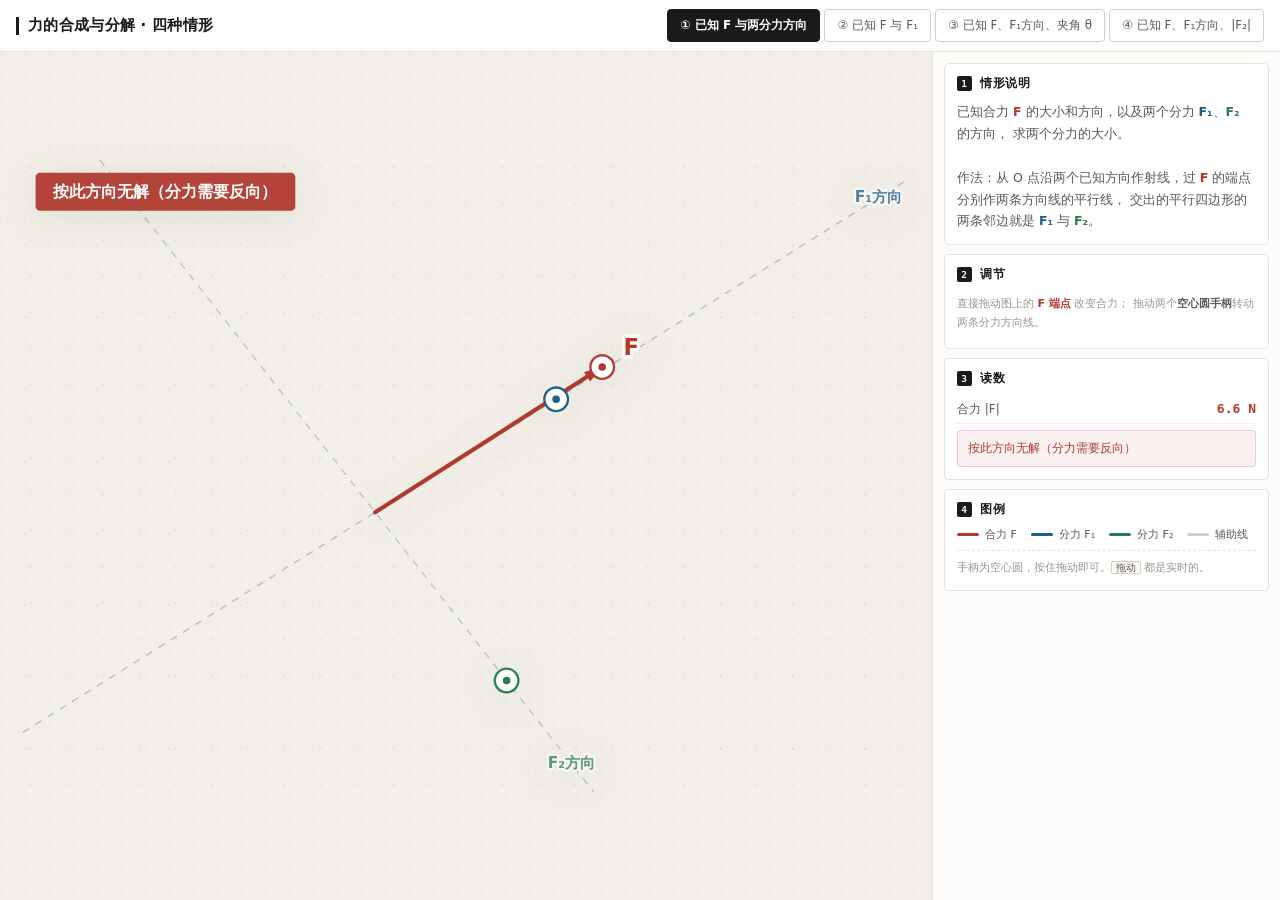
<file: apps/physics/demos/content/力的合成与分解_分解演示.html>
<!DOCTYPE html>
<html lang="zh-CN">
<head>
<meta charset="UTF-8">
<meta name="viewport" content="width=device-width, initial-scale=1, viewport-fit=cover">
<title>力的合成与分解 · 四种情形演示</title>
<style>
  :root{
    --paper:#fbfaf7;
    --paper2:#f2efe8;
    --surface:#ffffff;
    --ink:#1b1a18;
    --ink2:#5c5850;
    --ink3:#9a948a;
    --line:#e7e2d9;
    --line2:#d5cfc4;
    --red:#b03a2e;
    --blue:#1f5f8b;
    --green:#2a7d4f;
    --sans:"HarmonyOS Sans SC","Source Han Sans SC","PingFang SC","Microsoft YaHei",system-ui,-apple-system,sans-serif;
    --mono:ui-monospace,"JetBrains Mono","SFMono-Regular",Consolas,monospace;
  }
  *{box-sizing:border-box;margin:0;padding:0}
  html,body{height:100%}
  body{
    background:var(--paper);
    color:var(--ink);font-family:var(--sans);font-size:15px;
    -webkit-font-smoothing:antialiased;overflow:hidden;
    font-variant-numeric:tabular-nums;
  }
  .app{height:100vh;height:100dvh;display:grid;grid-template-rows:auto minmax(0,1fr)}

  .bar{
    display:flex;align-items:center;gap:14px;padding:9px 16px;
    border-bottom:1px solid var(--line);
    background:rgba(255,255,255,.78);backdrop-filter:blur(8px);
    flex-wrap:wrap;
  }
  .brand{display:flex;align-items:center;gap:9px;flex:none}
  .brand .mk{width:3px;height:18px;background:var(--ink);flex:none}
  .brand h1{font-size:15px;font-weight:700;letter-spacing:.02em;white-space:nowrap}
  .modes{display:flex;gap:4px;flex-wrap:wrap;margin-left:auto}
  .modebtn{
    font:inherit;font-size:12px;padding:7px 12px;border:1px solid var(--line2);
    background:var(--surface);color:var(--ink2);border-radius:4px;cursor:pointer;
    transition:.14s;white-space:nowrap;
  }
  .modebtn:hover{border-color:var(--ink3);color:var(--ink)}
  .modebtn.on{background:var(--ink);border-color:var(--ink);color:#fff;font-weight:600}

  .grid{
    display:grid;grid-template-columns:minmax(0,1fr) 348px;
    min-height:0;
  }
  .stage{
    position:relative;min-height:0;padding:12px;
    background:
      radial-gradient(circle at 1px 1px, rgba(27,26,24,.05) 1px, transparent 0) 0 0/24px 24px,
      var(--paper2);
    display:flex;flex-direction:column;
  }
  .stage svg{width:100%;height:100%;display:block;touch-action:none;
    filter:drop-shadow(0 6px 18px rgba(60,48,30,.10))}

  .panel{
    border-left:1px solid var(--line);overflow-y:auto;padding:11px;
    display:flex;flex-direction:column;gap:9px;
    background:rgba(255,255,255,.55);
  }
  .panel::-webkit-scrollbar{width:9px}
  .panel::-webkit-scrollbar-thumb{background:var(--line2);border-radius:9px;
    border:3px solid transparent;background-clip:padding-box}

  .card{background:var(--surface);border:1px solid var(--line);border-radius:5px;padding:11px 12px 12px}
  .card h2{
    font-size:12px;letter-spacing:.05em;font-weight:700;display:flex;align-items:center;
    gap:8px;margin-bottom:9px;color:var(--ink);
  }
  .card h2 i{
    font-style:normal;font-family:var(--mono);font-size:9.5px;color:var(--paper);
    background:var(--ink);width:15px;height:15px;display:grid;place-items:center;
    border-radius:2px;flex:none;
  }
  .desc{font-size:12.5px;line-height:1.75;color:var(--ink2)}
  .desc b{color:var(--ink);font-weight:600}
  .desc .k{color:var(--red);font-weight:700}
  .desc .b{color:var(--blue);font-weight:700}
  .desc .g{color:var(--green);font-weight:700}

  .kv{display:flex;align-items:baseline;gap:8px;padding:5px 0;border-bottom:1px dotted var(--line)}
  .kv:last-child{border-bottom:0}
  .kv span{font-size:12px;color:var(--ink2);white-space:nowrap}
  .kv b{margin-left:auto;font-family:var(--mono);font-size:13px;font-weight:700;white-space:nowrap}
  .kv .hint{font-size:10.5px;color:var(--ink3);margin-left:4px}

  .warn{
    font-size:12px;line-height:1.6;color:var(--red);background:rgba(176,58,46,.07);
    border:1px solid rgba(176,58,46,.2);border-radius:4px;padding:8px 10px;margin-top:6px;
  }
  .okmsg{
    font-size:12px;line-height:1.6;color:var(--green);background:rgba(42,125,79,.07);
    border:1px solid rgba(42,125,79,.2);border-radius:4px;padding:8px 10px;margin-top:6px;
  }

  .ctrl{display:flex;flex-direction:column;gap:7px;padding:3px 0}
  .ctrl .lab{display:flex;align-items:baseline;gap:6px;font-size:11.5px;color:var(--ink2)}
  .ctrl .lab b{margin-left:auto;font-family:var(--mono);font-size:12px;color:var(--ink)}
  input[type=range]{
    -webkit-appearance:none;appearance:none;width:100%;height:18px;
    background:transparent;cursor:pointer;
  }
  input[type=range]::-webkit-slider-runnable-track{height:3px;background:var(--line2);border-radius:2px}
  input[type=range]::-webkit-slider-thumb{
    -webkit-appearance:none;width:13px;height:13px;border-radius:50%;
    background:var(--ink);margin-top:-5px;border:2px solid #fff;box-shadow:0 0 0 1px var(--ink);
  }
  input[type=range]::-moz-range-track{height:3px;background:var(--line2);border-radius:2px}
  input[type=range]::-moz-range-thumb{
    width:13px;height:13px;border-radius:50%;background:var(--ink);
    border:2px solid #fff;box-shadow:0 0 0 1px var(--ink);
  }
  .btn{
    font:inherit;font-size:11.5px;padding:7px 12px;border:1px solid var(--line2);
    background:var(--surface);color:var(--ink);border-radius:4px;cursor:pointer;
    transition:.12s;white-space:nowrap;
  }
  .btn:hover{border-color:var(--ink2);background:var(--paper)}
  .btn.primary{background:var(--ink);border-color:var(--ink);color:#fff;font-weight:600}
  .btn.primary:hover{background:#333}
  .btnrow{display:flex;gap:6px;margin-top:3px}

  .legend{display:flex;flex-wrap:wrap;gap:14px;padding:7px 10px;font-size:11px;color:var(--ink2)}
  .lg{display:flex;align-items:center;gap:6px}
  .lg i{display:block;width:22px;height:3px;border-radius:2px;flex:none}

  .tips{font-size:11px;line-height:1.7;color:var(--ink3);margin-top:8px;
    padding-top:8px;border-top:1px dashed var(--line)}
  .tips kbd{
    font-family:var(--mono);font-size:10px;border:1px solid var(--line2);
    border-radius:2px;padding:0 4px;color:var(--ink2);background:var(--paper);
  }

  @media (max-width: 920px){
    .grid{grid-template-columns:minmax(0,1fr);grid-template-rows:minmax(0,1fr) auto}
    .panel{border-left:0;border-top:1px solid var(--line);max-height:46vh}
    .brand h1{font-size:13.5px}
    .modebtn{font-size:11px;padding:6px 9px}
    .bar{padding:7px 10px;gap:8px}
  }
</style>
</head>
<body>
<div class="app">
  <header class="bar">
    <div class="brand">
      <span class="mk"></span>
      <h1>力的合成与分解 · 四种情形</h1>
    </div>
    <div class="modes">
      <button class="modebtn on" data-mode="1">① 已知 F 与两分力方向</button>
      <button class="modebtn" data-mode="2">② 已知 F 与 F₁</button>
      <button class="modebtn" data-mode="3">③ 已知 F、F₁方向、夹角 θ</button>
      <button class="modebtn" data-mode="4">④ 已知 F、F₁方向、|F₂|</button>
    </div>
  </header>

  <main class="grid">
    <section class="stage">
      <svg id="svg" viewBox="0 0 1000 720" preserveAspectRatio="xMidYMid meet"></svg>
    </section>

    <aside class="panel">
      <section class="card">
        <h2><i>1</i>情形说明</h2>
        <p class="desc" id="descText"></p>
      </section>

      <section class="card">
        <h2><i>2</i>调节</h2>
        <div class="ctrl" data-mode="1">
          <div class="tips" style="margin:0;padding:0;border:0">
            直接拖动图上的 <b style="color:var(--red)">F 端点</b> 改变合力；
            拖动两个<b style="color:var(--ink2)">空心圆手柄</b>转动两条分力方向线。
          </div>
        </div>
        <div class="ctrl" data-mode="2">
          <div class="tips" style="margin:0;padding:0;border:0">
            拖动 <b style="color:var(--red)">F 端点</b> 与 <b style="color:var(--blue)">F₁ 端点</b>，
            F₂ 由平行四边形自动确定。
          </div>
        </div>
        <div class="ctrl" data-mode="3">
          <div class="lab">F 与 F₁ 方向的夹角 θ <b id="thetaVal">40°</b></div>
          <input type="range" id="thetaSlider" min="10" max="85" step="1" value="40">
          <div class="btnrow">
            <button class="btn" id="btnMin">跳到 F₂ 最小位置</button>
            <button class="btn" id="btnSlide">演示滑动</button>
          </div>
          <div class="tips">拖动图上的 <b style="color:var(--blue)">F₁ 端点</b> 沿方向线滑动，观察 F₂ 如何变化。</div>
        </div>
        <div class="ctrl" data-mode="4">
          <div class="lab">F 与 F₁ 方向的夹角 <b id="a4Val">15°</b></div>
          <input type="range" id="a4Slider" min="-85" max="85" step="1" value="15">
          <div class="lab" style="margin-top:10px">已知分力的大小 |F₂| <b id="r2Val">3.8 N</b></div>
          <input type="range" id="r2Slider" min="40" max="290" step="1" value="170">
          <div class="btnrow">
            <button class="btn" id="btnTangent">跳到相切位置 |F₂| = |F|·sinθ</button>
          </div>
          <div class="tips">
            拖动 <b style="color:var(--ink2)">方向线手柄</b> 或滑上面的滑块转动 F₁ 的方向，
            观察绿色圆与方向线的交点个数（解的个数）。
          </div>
        </div>
      </section>

      <section class="card">
        <h2><i>3</i>读数</h2>
        <div id="readout"></div>
      </section>

      <section class="card">
        <h2><i>4</i>图例</h2>
        <div class="legend" style="padding:0">
          <span class="lg"><i style="background:#b03a2e"></i>合力 F</span>
          <span class="lg"><i style="background:#1f5f8b"></i>分力 F₁</span>
          <span class="lg"><i style="background:#2a7d4f"></i>分力 F₂</span>
          <span class="lg"><i style="background:#d5cfc4"></i>辅助线</span>
        </div>
        <div class="tips">手柄为空心圆，按住拖动即可。<kbd>拖动</kbd> 都是实时的。</div>
      </section>
    </aside>
  </main>
</div>

<script>
(function(){
'use strict';

/* ==================== 常量 ==================== */
const W = 1000, H = 720;
const O = {x: 400, y: 400};
const K = 45;
const RAD = 235;
const PAPER = '#fbfaf7';
const INK = '#1b1a18', INK2 = '#5c5850', INK3 = '#9a948a';
const RED = '#b03a2e', BLUE = '#1f5f8b', GREEN = '#2a7d4f';
const FONT = '"HarmonyOS Sans SC","Source Han Sans SC","PingFang SC","Microsoft YaHei",system-ui,sans-serif';

/* 相切判定的像素容差：滑块步长是 1px，取 1.5 覆盖最近的两三个滑块位置 */
const TANGENT_EPS = 1.5;

/* ==================== 状态 ==================== */
const S = {
  mode: 1,
  F: {x: 250, y: -160},
  a1: -32 * Math.PI / 180,
  a2:  52 * Math.PI / 180,
  F1v: {x: 175, y: 95},
  theta: 40 * Math.PI / 180,
  t1: 200,
  a4Rel: 15 * Math.PI / 180,
  r2: 170
};

function getA4(){
  return Math.atan2(S.F.y, S.F.x) + S.a4Rel;
}

/* ==================== 向量工具 ==================== */
const vadd = (a,b) => ({x:a.x+b.x, y:a.y+b.y});
const vsub = (a,b) => ({x:a.x-b.x, y:a.y-b.y});
const vmul = (v,s) => ({x:v.x*s, y:v.y*s});
const vlen = v => Math.hypot(v.x, v.y);
const vunit = v => { const l = vlen(v) || 1; return {x:v.x/l, y:v.y/l}; };
const cross = (a,b) => a.x*b.y - a.y*b.x;
const dot = (a,b) => a.x*b.x + a.y*b.y;
const dirOf = a => ({x: Math.cos(a), y: Math.sin(a)});
const clamp = (x,a,b) => x < a ? a : (x > b ? b : x);
const fmt1 = x => (Math.round(x*10)/10).toFixed(1);

/* F 端点到方向线的垂直距离（像素）= |F|·sinθ */
function distToLine(F, angle){
  const u = dirOf(angle);
  return Math.abs(cross(u, F));
}

/* ==================== DOM ==================== */
const svg = document.getElementById('svg');
const descText = document.getElementById('descText');
const readout = document.getElementById('readout');

/* ==================== 绘图基元 ==================== */
function rayEnd(angle){
  const dx = Math.cos(angle), dy = Math.sin(angle);
  let t = 4000;
  if(dx >  1e-6) t = Math.min(t, (W - 12 - O.x) / dx);
  if(dx < -1e-6) t = Math.min(t, (12 - O.x) / dx);
  if(dy >  1e-6) t = Math.min(t, (H - 12 - O.y) / dy);
  if(dy < -1e-6) t = Math.min(t, (12 - O.y) / dy);
  return {x: O.x + dx*t, y: O.y + dy*t};
}

function rayLine(angle, color){
  const p = rayEnd(angle);
  const q = rayEnd(angle + Math.PI);
  return `<line x1="${q.x.toFixed(1)}" y1="${q.y.toFixed(1)}" x2="${p.x.toFixed(1)}" y2="${p.y.toFixed(1)}"
    stroke="${color}" stroke-width="1.5" stroke-dasharray="8 8" opacity="0.32"/>`;
}

function arrowSvg(a, b, color, w, op){
  const dx = b.x - a.x, dy = b.y - a.y;
  const L = Math.hypot(dx, dy);
  if(L < 3) return '';
  const ux = dx / L, uy = dy / L;
  const hl = Math.min(L * 0.85, Math.max(13, w * 4.3));
  const hw = Math.max(10, w * 2.7);
  const ex = b.x - ux * hl, ey = b.y - uy * hl;
  const nx = -uy, ny = ux;
  const o = (op == null ? 1 : op);
  return `<line x1="${a.x.toFixed(1)}" y1="${a.y.toFixed(1)}" x2="${ex.toFixed(1)}" y2="${ey.toFixed(1)}"
      stroke="${color}" stroke-width="${w}" stroke-linecap="round" opacity="${o}"/>` +
    `<polygon points="${(ex+nx*hw/2).toFixed(1)},${(ey+ny*hw/2).toFixed(1)} ${b.x.toFixed(1)},${b.y.toFixed(1)} ${(ex-nx*hw/2).toFixed(1)},${(ey-ny*hw/2).toFixed(1)}"
      fill="${color}" opacity="${o}"/>`;
}

function dashLine(a, b, color, op){
  return `<line x1="${a.x.toFixed(1)}" y1="${a.y.toFixed(1)}" x2="${b.x.toFixed(1)}" y2="${b.y.toFixed(1)}"
    stroke="${color}" stroke-width="1.8" stroke-dasharray="8 7" opacity="${op == null ? 0.5 : op}"/>`;
}

function text(x, y, s, color, size, bold, op){
  size = size || 24;
  return `<text x="${x.toFixed(1)}" y="${y.toFixed(1)}" font-size="${size}" font-family='${FONT}'
    fill="${color}" text-anchor="middle" dominant-baseline="middle"
    font-weight="${bold ? 700 : 600}" opacity="${op == null ? 1 : op}"
    stroke="${PAPER}" stroke-width="${(size*0.3).toFixed(1)}" paint-order="stroke"
    stroke-linejoin="round">${s}</text>`;
}

function tipLabel(p, v, s, color, size){
  const u = vunit(v);
  const x = clamp(p.x + u.x * 38, 36, W - 36);
  const y = clamp(p.y + u.y * 38, 34, H - 34);
  return text(x, y, s, color, size || 25, true);
}

function handleSvg(x, y, color){
  return `<circle cx="${x.toFixed(1)}" cy="${y.toFixed(1)}" r="13" fill="#ffffff" stroke="${color}"
      stroke-width="2.6" opacity="0.96"/>` +
    `<circle cx="${x.toFixed(1)}" cy="${y.toFixed(1)}" r="4.2" fill="${color}"/>`;
}

function badge(msg, color){
  const w = msg.length * 18 + 34;
  return `<g><rect x="26" y="26" width="${w}" height="42" rx="5" fill="${color}" opacity="0.94"/>
    <text x="${26 + w/2}" y="47.5" font-size="18" font-family='${FONT}' fill="#ffffff"
      text-anchor="middle" dominant-baseline="middle" font-weight="700">${msg}</text></g>`;
}

function gridBg(){
  return `<defs><pattern id="dots" width="40" height="40" patternUnits="userSpaceOnUse">
      <circle cx="20" cy="20" r="1.2" fill="#1b1a18" opacity="0.075"/>
    </pattern></defs><rect x="0" y="0" width="${W}" height="${H}" fill="url(#dots)"/>`;
}

/* ==================== 求解 ==================== */
function solve1(){
  const u1 = dirOf(S.a1), u2 = dirOf(S.a2);
  const d = cross(u1, u2);
  if(Math.abs(d) < 1e-4){
    return {ok:false, msg:'两条方向线平行，无法按此方向分解'};
  }
  const t1 = cross(u2, S.F) / cross(u2, u1);
  const t2 = cross(u1, S.F) / cross(u1, u2);
  if(t1 < 0 || t2 < 0){
    return {ok:false, msg:'按此方向无解（分力需要反向）'};
  }
  return {ok:true, t1, t2, u1, u2};
}

/* 情形④：用 |F₂| 与 h=|F|·sinθ 的直接比较判断解的个数 */
function solve4(){
  const a4 = getA4();
  const u1 = dirOf(a4);
  const d = S.F, r = S.r2;
  const h = distToLine(S.F, a4);        // 像素
  const b = dot(d, u1);                 // 切点/交点参数的基准

  if(r < h - TANGENT_EPS){
    return {ok:false, ts:[], h, msg:'|F₂| < |F|·sinθ，圆与方向线不相交 —— 无解'};
  }

  let ts = [];
  let tangent = false;

  if(r > h + TANGENT_EPS){
    /* 两个交点：参数 b ± √(r²−h²) */
    const disc = r*r - h*h;
    const sq = Math.sqrt(Math.max(0, disc));
    ts = [b - sq, b + sq];
  } else {
    /* 相切（含像素容差内的近似相切）：唯一交点就是垂足 */
    ts = [b];
    tangent = true;
  }

  ts = ts.filter(t => t > 1e-6).sort((a,b) => a - b);
  if(ts.length === 0){
    return {ok:false, ts:[], h, msg:'交点落在 F₁ 的反方向 —— 无解'};
  }
  return {ok:true, ts, u1, h, tangent};
}

/* ==================== 渲染 ==================== */
function render(){
  const g = [gridBg()];
  if(S.mode === 1) render1(g);
  else if(S.mode === 2) render2(g);
  else if(S.mode === 3) render3(g);
  else render4(g);
  svg.innerHTML = g.join('');
}

function render1(g){
  g.push(rayLine(S.a1, BLUE));
  g.push(rayLine(S.a2, GREEN));
  const sol = solve1();
  const E = vadd(O, S.F);
  let P1 = null, P2 = null;
  if(sol.ok){
    P1 = vadd(O, vmul(sol.u1, sol.t1));
    P2 = vadd(O, vmul(sol.u2, sol.t2));
    g.push(dashLine(P1, E, BLUE, 0.45));
    g.push(dashLine(P2, E, GREEN, 0.45));
  }
  g.push(arrowSvg(O, E, RED, 4.6));
  if(sol.ok){
    g.push(arrowSvg(O, P1, BLUE, 4));
    g.push(arrowSvg(O, P2, GREEN, 4));
  }
  g.push(tipLabel(E, S.F, 'F', RED));
  if(sol.ok){
    g.push(tipLabel(P1, vmul(sol.u1, sol.t1), 'F₁', BLUE, 23));
    g.push(tipLabel(P2, vmul(sol.u2, sol.t2), 'F₂', GREEN, 23));
  }
  const p1e = rayEnd(S.a1), p2e = rayEnd(S.a2);
  g.push(text(p1e.x - 40*Math.cos(S.a1), p1e.y - 40*Math.sin(S.a1), 'F₁方向', BLUE, 17, false, 0.75));
  g.push(text(p2e.x - 40*Math.cos(S.a2), p2e.y - 40*Math.sin(S.a2), 'F₂方向', GREEN, 17, false, 0.75));
  g.push(handleSvg(E.x, E.y, RED));
  g.push(handleSvg(O.x + Math.cos(S.a1)*RAD, O.y + Math.sin(S.a1)*RAD, BLUE));
  g.push(handleSvg(O.x + Math.cos(S.a2)*RAD, O.y + Math.sin(S.a2)*RAD, GREEN));
  if(!sol.ok) g.push(badge(sol.msg, RED));
}

function render2(g){
  const E = vadd(O, S.F);
  const P1 = vadd(O, S.F1v);
  const F2 = vsub(S.F, S.F1v);
  const P2 = vadd(O, F2);
  g.push(dashLine(P1, E, BLUE, 0.45));
  g.push(dashLine(P2, E, GREEN, 0.45));
  g.push(arrowSvg(O, E, RED, 4.6));
  g.push(arrowSvg(O, P1, BLUE, 4));
  if(vlen(F2) > 6) g.push(arrowSvg(O, P2, GREEN, 4));
  g.push(tipLabel(E, S.F, 'F', RED));
  g.push(tipLabel(P1, S.F1v, 'F₁', BLUE, 23));
  if(vlen(F2) > 26) g.push(tipLabel(P2, F2, 'F₂', GREEN, 23));
  g.push(handleSvg(E.x, E.y, RED));
  g.push(handleSvg(P1.x, P1.y, BLUE));
}

function render3(g){
  const angF = Math.atan2(S.F.y, S.F.x);
  const ang1 = angF - S.theta;
  const u1 = dirOf(ang1);
  const E = vadd(O, S.F);
  g.push(rayLine(ang1, BLUE));
  const proj = dot(S.F, u1);
  if(proj > 0){
    const foot = vadd(O, vmul(u1, proj));
    g.push(`<line x1="${E.x.toFixed(1)}" y1="${E.y.toFixed(1)}" x2="${foot.x.toFixed(1)}" y2="${foot.y.toFixed(1)}"
      stroke="${GREEN}" stroke-width="1.8" stroke-dasharray="7 6" opacity="0.5"/>`);
    g.push(`<circle cx="${foot.x.toFixed(1)}" cy="${foot.y.toFixed(1)}" r="7" fill="none"
      stroke="${GREEN}" stroke-width="2" opacity="0.8"/>`);
    g.push(text(foot.x + 36, foot.y + 32, 'F₂最小', GREEN, 16, true, 0.85));
  }
  const P1 = vadd(O, vmul(u1, S.t1));
  const F2 = vsub(S.F, vmul(u1, S.t1));
  g.push(arrowSvg(O, E, RED, 4.6));
  g.push(arrowSvg(O, P1, BLUE, 4));
  if(vlen(F2) > 6) g.push(arrowSvg(P1, E, GREEN, 4));
  g.push(tipLabel(E, S.F, 'F', RED));
  g.push(tipLabel(P1, vmul(u1, S.t1), 'F₁', BLUE, 23));
  if(vlen(F2) > 30){
    const mid = {x:(P1.x+E.x)/2, y:(P1.y+E.y)/2};
    const n = {x:-u1.y, y:u1.x};
    const sg = (dot(vsub(E,P1), n) > 0) ? 1 : -1;
    g.push(text(mid.x + n.x*32*sg, mid.y + n.y*32*sg, 'F₂', GREEN, 22, true));
  }
  g.push(handleSvg(E.x, E.y, RED));
  g.push(handleSvg(P1.x, P1.y, BLUE));
}

function render4(g){
  const a4 = getA4();
  const u1 = dirOf(a4);
  const E = vadd(O, S.F);
  const sol = solve4();

  g.push(rayLine(a4, BLUE));

  /* 垂足 / 切点 */
  const proj = dot(S.F, u1);
  if(proj > 0){
    const foot = vadd(O, vmul(u1, proj));
    const h = vlen(vsub(S.F, vmul(u1, proj)));
    g.push(`<line x1="${E.x.toFixed(1)}" y1="${E.y.toFixed(1)}" x2="${foot.x.toFixed(1)}" y2="${foot.y.toFixed(1)}"
      stroke="${INK2}" stroke-width="1.7" stroke-dasharray="6 6" opacity="0.5"/>`);
    if(sol.ok && sol.tangent){
      /* 相切：切点高亮成绿色圆环 */
      g.push(`<circle cx="${foot.x.toFixed(1)}" cy="${foot.y.toFixed(1)}" r="11" fill="none"
        stroke="${GREEN}" stroke-width="2.8" opacity="0.95"/>`);
      g.push(`<circle cx="${foot.x.toFixed(1)}" cy="${foot.y.toFixed(1)}" r="4" fill="${GREEN}"/>`);
      g.push(text(foot.x + 46, foot.y + 34, '切点', GREEN, 16, true, 0.9));
    } else {
      g.push(`<circle cx="${foot.x.toFixed(1)}" cy="${foot.y.toFixed(1)}" r="4" fill="${INK2}" opacity="0.7"/>`);
    }
    if(h > 22){
      const mid = {x:(E.x+foot.x)/2, y:(E.y+foot.y)/2};
      const n = {x:-u1.y, y:u1.x};
      const sg = (dot(vsub(E,foot), n) > 0) ? 1 : -1;
      g.push(text(mid.x + n.x*26*sg, mid.y + n.y*26*sg, 'F·sinθ', INK2, 15, true, 0.85));
    }
  }

  /* 以 F 端点为圆心、|F₂| 为半径的圆 */
  g.push(`<circle cx="${E.x.toFixed(1)}" cy="${E.y.toFixed(1)}" r="${S.r2.toFixed(1)}"
    fill="none" stroke="${GREEN}" stroke-width="1.8" stroke-dasharray="7 7" opacity="0.42"/>`);

  if(sol.ok){
    sol.ts.forEach((t, i) => {
      const P1 = vadd(O, vmul(u1, t));
      const op = sol.ts.length > 1 ? (i === 0 ? 1 : 0.55) : 1;
      g.push(arrowSvg(O, P1, BLUE, 4, op));
      g.push(arrowSvg(P1, E, GREEN, 4, op));
      if(sol.ts.length > 1){
        g.push(text(P1.x + 28, P1.y - 24, i === 0 ? '解①' : '解②', BLUE, 15, true, op));
      }
    });
  }

  g.push(arrowSvg(O, E, RED, 4.6));
  g.push(tipLabel(E, S.F, 'F', RED));

  g.push(handleSvg(E.x, E.y, RED));
  g.push(handleSvg(O.x + Math.cos(a4)*RAD, O.y + Math.sin(a4)*RAD, BLUE));

  if(!sol.ok) g.push(badge(sol.msg, RED));
}

/* ==================== 读数面板 ==================== */
function row(k, v, color, extra){
  return `<div class="kv"><span>${k}</span><b style="${color ? 'color:' + color : ''}">${v}</b>${extra ? `<i class="hint">${extra}</i>` : ''}</div>`;
}

function updateReadout(){
  const FN = vlen(S.F) / K;
  let h = '';

  if(S.mode === 1){
    const sol = solve1();
    h += row('合力 |F|', fmt1(FN) + ' N', RED);
    if(sol.ok){
      const ang = Math.acos(clamp(dot(sol.u1, sol.u2), -1, 1)) * 180 / Math.PI;
      h += row('分力 |F₁|', fmt1(sol.t1 / K) + ' N', BLUE);
      h += row('分力 |F₂|', fmt1(sol.t2 / K) + ' N', GREEN);
      h += row('两分力夹角 α', fmt1(ang) + '°');
      h += `<div class="okmsg">按平行四边形定则，F₁ 与 F₂ 沿两条方向线唯一确定。</div>`;
    } else {
      h += `<div class="warn">${sol.msg}</div>`;
    }

  } else if(S.mode === 2){
    const F1px = vlen(S.F1v);
    const F2px = vlen(vsub(S.F, S.F1v));
    h += row('合力 |F|', fmt1(FN) + ' N', RED);
    h += row('已知分力 |F₁|', fmt1(F1px / K) + ' N', BLUE);
    h += row('另一分力 |F₂|', fmt1(F2px / K) + ' N', GREEN);
    const cosv = clamp(dot(vunit(S.F1v), vunit(S.F)), -1, 1);
    h += row('F₁ 与 F 的夹角', fmt1(Math.acos(cosv) * 180 / Math.PI) + '°');
    h += `<div class="okmsg">F₂ = F − F₁，由三角形法则直接得到。</div>`;

  } else if(S.mode === 3){
    const angF = Math.atan2(S.F.y, S.F.x);
    const u1 = dirOf(angF - S.theta);
    const F2px = vlen(vsub(S.F, vmul(u1, S.t1)));
    const hpx = distToLine(S.F, angF - S.theta);
    h += row('合力 |F|', fmt1(FN) + ' N', RED);
    h += row('夹角 θ', fmt1(S.theta * 180 / Math.PI) + '°');
    h += row('|F|·sinθ', fmt1(hpx / K) + ' N', INK2, 'F 到方向线距离');
    h += row('当前 |F₁|', fmt1(S.t1 / K) + ' N', BLUE);
    h += row('当前 |F₂|', fmt1(F2px / K) + ' N', GREEN);
    h += row('|F₂| 最小值', fmt1(hpx / K) + ' N', GREEN, '= |F|·sinθ');
    const diff = Math.abs(F2px - hpx);
    if(diff < 3){
      h += `<div class="okmsg">此时 F₂ ⊥ F₁，F₂ 取到最小值 |F|·sinθ。</div>`;
    } else {
      h += `<div class="warn">继续沿方向线移动 F₁ 端点，F₂ 还能更短。</div>`;
    }

  } else {
    const a4 = getA4();
    const hpx = distToLine(S.F, a4);
    const thDeg = Math.abs(S.a4Rel) * 180 / Math.PI;
    const sol = solve4();
    h += row('合力 |F|', fmt1(FN) + ' N', RED);
    h += row('夹角 θ', fmt1(thDeg) + '°');
    h += row('|F|·sinθ', fmt1(hpx / K) + ' N', INK2, 'F 到方向线距离');
    h += row('已知 |F₂|', fmt1(S.r2 / K) + ' N', GREEN);

    if(!sol.ok){
      h += `<div class="warn">${sol.msg}</div>`;
    } else {
      h += row('解的个数', sol.ts.length + ' 组');
      sol.ts.forEach((t, i) => {
        const P1 = vadd(O, vmul(sol.u1, t));
        const F2v = vsub(vadd(O, S.F), P1);
        const angF2 = Math.atan2(F2v.y, F2v.x) * 180 / Math.PI;
        h += row(`第 ${i+1} 解 |F₁|`, fmt1(t / K) + ' N', BLUE);
        h += row(`第 ${i+1} 解 F₂ 方向`, fmt1(angF2) + '°', GREEN, '与 x 轴正向');
      });

      if(sol.tangent){
        h += `<div class="okmsg">圆与方向线<b>相切</b>：|F₂| ≈ |F|·sinθ，只有唯一解（切点即垂足）。</div>`;
      } else if(sol.ts.length === 1){
        h += `<div class="okmsg">只有一个交点在 F₁ 正方向，唯一解。</div>`;
      } else {
        h += `<div class="okmsg">圆与方向线有两个交点，本题有两组解。</div>`;
      }
    }
  }

  readout.innerHTML = h;
}

/* ==================== 说明文字 ==================== */
const DESC = {
  1:`已知合力 <span class="k">F</span> 的大小和方向，以及两个分力 <span class="b">F₁</span>、<span class="g">F₂</span> 的方向，
     求两个分力的大小。<br><br>
     作法：从 O 点沿两个已知方向作射线，过 <span class="k">F</span> 的端点分别作两条方向线的平行线，
     交出的平行四边形的两条邻边就是 <span class="b">F₁</span> 与 <span class="g">F₂</span>。`,
  2:`已知合力 <span class="k">F</span> 和其中一个分力 <span class="b">F₁</span>（大小、方向），求另一个分力 <span class="g">F₂</span>。<br><br>
     作法：<span class="g">F₂</span> = <span class="k">F</span> − <span class="b">F₁</span>。
     连接 <span class="b">F₁</span> 的端点与 <span class="k">F</span> 的端点，这条有向线段就是 <span class="g">F₂</span>（三角形法则）。`,
  3:`已知合力 <span class="k">F</span> 的大小和方向、分力 <span class="b">F₁</span> 的方向（与 F 成夹角 θ），
     求另一个分力 <span class="g">F₂</span> 的最小值。<br><br>
     <span class="b">F₁</span> 的方向线固定，其端点可沿线滑动。当 <span class="g">F₂</span> ⊥ <span class="b">F₁</span> 时，
     <span class="g">F₂</span> 最短，最小值 = <span class="k">|F|</span>·sinθ，
     也就是 F 端点到方向线的垂直距离。`,
  4:`已知合力 <span class="k">F</span>、分力 <span class="b">F₁</span> 的方向和另一个分力 <span class="g">F₂</span> 的大小，
     求 <span class="b">F₁</span> 的大小和 <span class="g">F₂</span> 的方向。<br><br>
     作法：以 <span class="k">F</span> 的端点为圆心、<span class="g">|F₂|</span> 为半径作圆，
     圆与 <span class="b">F₁</span> 方向线的交点即为 <span class="b">F₁</span> 的端点。<br><br>
     判据（记 <b>h = |F|·sinθ</b>，即 F 端点到方向线的距离）：
     <span class="g">|F₂|</span> &lt; h <b>无解</b>；
     <span class="g">|F₂|</span> = h <b>相切，唯一解</b>（F₂ ⊥ F₁）；
     <span class="g">|F₂|</span> &gt; h <b>通常两解</b>（若只有一个交点落在 F₁ 正方向，则只剩一解）。`
};

function updateDesc(){ descText.innerHTML = DESC[S.mode]; }

/* ==================== 交互 ==================== */
let dragging = null;

function svgPt(e){
  const pt = svg.createSVGPoint();
  pt.x = e.clientX; pt.y = e.clientY;
  const m = svg.getScreenCTM();
  if(!m) return {x:0, y:0};
  const p = pt.matrixTransform(m.inverse());
  return {x: p.x, y: p.y};
}

function handlePositions(){
  const hs = [{id:'F', x: O.x + S.F.x, y: O.y + S.F.y}];
  if(S.mode === 1){
    hs.push({id:'a1', x: O.x + Math.cos(S.a1)*RAD, y: O.y + Math.sin(S.a1)*RAD});
    hs.push({id:'a2', x: O.x + Math.cos(S.a2)*RAD, y: O.y + Math.sin(S.a2)*RAD});
  } else if(S.mode === 2){
    hs.push({id:'F1', x: O.x + S.F1v.x, y: O.y + S.F1v.y});
  } else if(S.mode === 3){
    const ang1 = Math.atan2(S.F.y, S.F.x) - S.theta;
    hs.push({id:'P1', x: O.x + Math.cos(ang1)*S.t1, y: O.y + Math.sin(ang1)*S.t1});
  } else {
    const a4 = getA4();
    hs.push({id:'a4', x: O.x + Math.cos(a4)*RAD, y: O.y + Math.sin(a4)*RAD});
  }
  return hs;
}

const SNAP = K * 0.1;

function setVec(v, minL, maxL){
  let L = Math.hypot(v.x, v.y);
  const u = {x: v.x/(L||1), y: v.y/(L||1)};
  L = clamp(L, minL, maxL);
  L = Math.round(L / SNAP) * SNAP;
  L = clamp(L, minL, maxL);
  return {x: u.x*L, y: u.y*L};
}

svg.addEventListener('pointerdown', e => {
  const p = svgPt(e);
  const hs = handlePositions();
  let best = null, bd = 32;
  for(const h of hs){
    const d = Math.hypot(p.x - h.x, p.y - h.y);
    if(d < bd){ bd = d; best = h; }
  }
  if(!best) return;
  dragging = best.id;
  try{ svg.setPointerCapture(e.pointerId); }catch(err){}
  svg.style.cursor = 'grabbing';
  e.preventDefault();
});

svg.addEventListener('pointermove', e => {
  const p = svgPt(e);
  if(!dragging){
    const hs = handlePositions();
    const near = hs.some(h => Math.hypot(p.x - h.x, p.y - h.y) < 32);
    svg.style.cursor = near ? 'grab' : 'default';
    return;
  }
  const v = {x: p.x - O.x, y: p.y - O.y};
  if(dragging === 'F'){
    S.F = setVec(v, K*1.2, K*6.6);
  } else if(dragging === 'F1'){
    S.F1v = setVec(v, K*0.8, K*7.0);
  } else if(dragging === 'a1'){
    S.a1 = Math.atan2(v.y, v.x);
  } else if(dragging === 'a2'){
    S.a2 = Math.atan2(v.y, v.x);
  } else if(dragging === 'a4'){
    const aF = Math.atan2(S.F.y, S.F.x);
    let rel = Math.atan2(v.y, v.x) - aF;
    while(rel > Math.PI) rel -= 2*Math.PI;
    while(rel < -Math.PI) rel += 2*Math.PI;
    rel = clamp(rel, -85 * Math.PI/180, 85 * Math.PI/180);
    S.a4Rel = rel;
    const deg = Math.round(rel * 180 / Math.PI);
    document.getElementById('a4Slider').value = deg;
    document.getElementById('a4Val').textContent = Math.abs(deg) + '°';
  } else if(dragging === 'P1'){
    const ang1 = Math.atan2(S.F.y, S.F.x) - S.theta;
    const u1 = dirOf(ang1);
    let t = dot(v, u1);
    t = clamp(t, 0, 620);
    t = Math.round(t / SNAP) * SNAP;
    S.t1 = clamp(t, 0, 620);
  }
  refresh();
});

function endDrag(e){
  if(!dragging) return;
  dragging = null;
  try{ svg.releasePointerCapture(e.pointerId); }catch(err){}
  svg.style.cursor = 'default';
}
svg.addEventListener('pointerup', endDrag);
svg.addEventListener('pointercancel', endDrag);

/* ==================== 控件 ==================== */
document.querySelectorAll('.modebtn').forEach(btn => {
  btn.addEventListener('click', () => {
    document.querySelectorAll('.modebtn').forEach(b => b.classList.toggle('on', b === btn));
    S.mode = Number(btn.dataset.mode);
    document.querySelectorAll('.ctrl').forEach(c => {
      c.style.display = (Number(c.dataset.mode) === S.mode) ? '' : 'none';
    });
    updateDesc();
    refresh();
  });
});

const thetaSlider = document.getElementById('thetaSlider');
const thetaVal = document.getElementById('thetaVal');
thetaSlider.addEventListener('input', () => {
  S.theta = Number(thetaSlider.value) * Math.PI / 180;
  thetaVal.textContent = thetaSlider.value + '°';
  refresh();
});

const a4Slider = document.getElementById('a4Slider');
const a4Val = document.getElementById('a4Val');
a4Slider.addEventListener('input', () => {
  const deg = Number(a4Slider.value);
  S.a4Rel = deg * Math.PI / 180;
  a4Val.textContent = Math.abs(deg) + '°';
  refresh();
});

const r2Slider = document.getElementById('r2Slider');
const r2Val = document.getElementById('r2Val');
r2Slider.addEventListener('input', () => {
  S.r2 = Number(r2Slider.value);
  r2Val.textContent = fmt1(S.r2 / K) + ' N';
  refresh();
});

/* 一键跳到相切位置：|F₂| = |F|·sinθ */
document.getElementById('btnTangent').addEventListener('click', () => {
  const a4 = getA4();
  const h = distToLine(S.F, a4);
  S.r2 = Math.round(h);
  r2Slider.value = S.r2;
  r2Val.textContent = fmt1(S.r2 / K) + ' N';
  refresh();
});

document.getElementById('btnMin').addEventListener('click', () => {
  const proj = dot(S.F, dirOf(Math.atan2(S.F.y, S.F.x) - S.theta));
  S.t1 = Math.max(0, proj);
  refresh();
});

let slideTimer = null;
document.getElementById('btnSlide').addEventListener('click', function(){
  if(slideTimer){ clearInterval(slideTimer); slideTimer = null; this.textContent = '演示滑动'; return; }
  this.textContent = '停止演示';
  let dir = 1;
  slideTimer = setInterval(() => {
    S.t1 += dir * 6;
    if(S.t1 > 480){ S.t1 = 480; dir = -1; }
    if(S.t1 < 0){ S.t1 = 0; dir = 1; }
    refresh();
  }, 16);
});

/* ==================== 初始化 ==================== */
function refresh(){ render(); updateReadout(); }

function init(){
  thetaVal.textContent = thetaSlider.value + '°';
  a4Val.textContent = Math.abs(Number(a4Slider.value)) + '°';
  r2Val.textContent = fmt1(S.r2 / K) + ' N';
  document.querySelectorAll('.ctrl').forEach(c => {
    c.style.display = (Number(c.dataset.mode) === S.mode) ? '' : 'none';
  });
  updateDesc();
  refresh();
}

init();

})();
</script>
</body>
</html>
</file>
<file: assets/tokens.css>
/* ============================================================
   physics · 结构令牌（Structure Tokens）
   ------------------------------------------------------------
   这里只放「与配色无关」的东西：字体、字号、圆角、尺度、动效。
   颜色全部在 themes.css（三套主题）。
   ============================================================ */

:root {
  /* ---------- 字体 ----------
     全系统字体栈 = 零网络请求。 */
  --font-sans: "HarmonyOS Sans SC", "Source Han Sans SC", "Noto Sans SC",
               "MiSans", "PingFang SC", "Microsoft YaHei", sans-serif;
  /* 等宽只给数字 / 编号 / 物理量用，配 tabular-nums 让数字上下对齐 */
  --font-mono: "IBM Plex Mono", "JetBrains Mono", "Cascadia Mono",
               Consolas, ui-monospace, monospace;
  /* 标题字体由各主题决定（纸质档用宋体，其余用黑体） */
  --font-title: var(--font-sans);

  /* ---------- 字号 ---------- */
  --fs-xs:   12px;
  --fs-sm:   13px;
  --fs-base: 15px;
  --fs-md:   17px;
  --fs-lg:   20px;
  --fs-xl:   28px;
  --fs-2xl:  36px;

  /* ---------- 圆角（克制：这是工具，不是消费类 App） ---------- */
  --r-sm: 3px;
  --r:    5px;
  --r-lg: 8px;

  /* ---------- 尺度 ---------- */
  --rail:    206px;
  --topbar:  58px;
  --tabbar:  58px;
  --maxw:    1360px;
  --gutter:  30px;

  /* ---------- 动效 ---------- */
  --ease: cubic-bezier(0.2, 0.7, 0.3, 1);
  --dur:  160ms;
}

@media (prefers-reduced-motion: reduce) {
  :root { --dur: 1ms; }
}
</file>
<file: assets/themes.css>
/* ============================================================
   physics · 配色主题
   ------------------------------------------------------------
   2026-10-16 定稿：只保留「纸质档」一套。
   色值取自你自己已有的产物，保证工作台和它们在同一视觉家族：
     学情通讯   #fbfaf7 / #a8442d / #14243b
     追及相遇   #fbfaf8 / #b8342a / #2f6fb5
     作业发布页 #f7f6f2
     → 共同语系 = 暖米白纸感底 + 深墨字 + 一个赭红强调

   🔑 铁律：**一个身份色 + 中性色**，靠排版和细线建立秩序。
      不要往这里面加彩色小圆点 / 彩色胶囊标签 / 彩色徽标 ——
      第一版就是因为堆了一屏彩色小零件被评价「长得有点小丑」。

   以后若要扩主题（例如课堂投屏用的深色版），
   照下面格式再加一个 [data-theme="xxx"] 块即可，
   结构令牌在 tokens.css，无需重复。
   ============================================================ */

:root,
[data-theme="paper"] {
  /* ---------- 底与面 ----------
     🔑 纸底也跟着身份色 hue 转（用户要求背景联动）：
        保持各自的饱和度/亮度结构不变，只把 hue 从「固定暖黄」改成
        「brand-hue + 30°」—— 切到绿色系时纸底带极淡绿调，而不是死板的米黄。
        默认 hue=11 时 +30 = 41°，和原来的暖米白（43°）几乎一致，观感不变。 */
  --bg:          hsl(calc(var(--brand-hue) + 30) 30% 97%);
  --surface:     hsl(calc(var(--brand-hue) + 30) 50% 99%);
  --surface-2:   hsl(calc(var(--brand-hue) + 30) 26% 94%);

  /* ---------- 线（仪器感来自清晰的线，不来自阴影） ---------- */
  --line:        hsl(calc(var(--brand-hue) + 30) 22% 88%);
  --line-strong: hsl(calc(var(--brand-hue) + 30) 16% 78%);

  /* ---------- 文字（中性灰，不随 hue 转 —— 转了反而会偏色） ---------- */
  --ink:         #1f1e1c;   /* 深墨（不用纯黑） */
  --ink-2:       #6a6863;
  --ink-3:       #9a9891;

  /* ---------- 身份色：赭红（默认 hue=11） ----------
     🔑 用 HSL + --brand-hue 表达，旋转色相只改这一个数字，
        饱和度和亮度结构保持不变（用户在设置页换色系就是改它）。
        · --brand       主身份色（hue, 58%, 42%）
        · --brand-deep  深一档（hue, 62%, 31%），用于标题/强调
        · --brand-tint  极淡底（hue+8, 50%, 94%），用于 hover/选中背景
     ------------------------------------------------------------ */
  --brand-hue:   11;
  --brand:       hsl(var(--brand-hue) 58% 42%);
  --brand-deep:  hsl(var(--brand-hue) 62% 31%);
  --brand-tint:  hsl(calc(var(--brand-hue) + 8) 50% 94%);

  /* ---------- 次强调：冷蓝（数据与链接，不随身份色转） ---------- */
  --accent:      #2f6fb5;
  --accent-tint: #eaf1f8;

  /* ---------- 语义色 ---------- */
  --ok:          #4a7c59;
  --warn:        #9a6b06;
  --warn-tint:   #fdf6e6;
  --bad:         #b8342a;

  /* ---------- 顶栏 ---------- */
  --bar-bg:      hsl(calc(var(--brand-hue) + 30) 50% 99%);
  --bar-line:    hsl(calc(var(--brand-hue) + 30) 22% 88%);

  /* ---------- 网格：纸质档不要网格 ---------- */
  --grid:        transparent;

  /* ---------- 标题字体：宋体（印刷品/教科书的庄重感） ----------
     ⚠️ 实测本机没装思源宋体 / Noto Serif SC / Songti SC，实际落到 SimSun。
        SimSun 无真实粗体，600 是浏览器合成的，笔画会略糊。
        想更干净：把 --title-weight 降到 400，或裁一份字体子集放进 vendor/fonts/。 */
  --font-title:  "Source Han Serif SC", "Noto Serif SC", "Songti SC",
                 "SimSun", Georgia, serif;
  --title-weight: 600;
  --title-ls:     0.01em;
}

/* ============================================================
   深色主题「墨夜」—— 课堂投屏 / 夜间办公
   ------------------------------------------------------------
   和纸质档同一套结构令牌，只换色值。身份色赭红在深底上
   提亮一档（--brand），避免和深墨底糊在一起。
   ============================================================ */
[data-theme="ink"] {
  --bg:          hsl(calc(var(--brand-hue) + 30) 12% 11%);
  --surface:     hsl(calc(var(--brand-hue) + 30) 12% 15%);
  --surface-2:   hsl(calc(var(--brand-hue) + 30) 12% 19%);

  --line:        hsl(calc(var(--brand-hue) + 30) 10% 26%);
  --line-strong: hsl(calc(var(--brand-hue) + 30) 10% 33%);

  --ink:         #ece8de;   /* 米白字 */
  --ink-2:       #b7b0a2;
  --ink-3:       #837c6e;

  /* 身份色在深底上提亮（hue 同浅色，亮度整体抬高） */
  --brand-hue:   11;
  --brand:       hsl(var(--brand-hue) 56% 58%);
  --brand-deep:  hsl(var(--brand-hue) 66% 71%);
  --brand-tint:  hsl(calc(var(--brand-hue) + 6) 22% 19%);

  --accent:      #7fb0e0;
  --accent-tint: #24313f;

  --ok:          #7fae8c;
  --warn:        #d0a04a;
  --warn-tint:   #3a3222;
  --bad:         #e08a7c;

  --bar-bg:      hsl(calc(var(--brand-hue) + 30) 12% 15%);
  --bar-line:    hsl(calc(var(--brand-hue) + 30) 10% 26%);

  --grid:        transparent;
}
</file>
<file: assets/style.css>
/* ============================================================
   physics · 布局与组件
   依赖 tokens.css（结构） + themes.css（配色）
   ============================================================ */

*, *::before, *::after { box-sizing: border-box; }

/* 🔴 `[hidden]` 的 display:none 来自**浏览器 UA 样式表**，
   任何作者样式都能盖掉它 —— 比如 `.btn { display: inline-flex }`
   就让 hidden 的元素照样显示。
   两步确认的「确认删除 / 取消」正是靠 hidden 藏起来的，踩过。
   用 !important 把 UA 的行为抢回来。 */
[hidden] { display: none !important; }
html { -webkit-text-size-adjust: 100%; }

body {
  margin: 0;
  background: var(--bg);
  color: var(--ink);
  font: var(--fs-base) / 1.65 var(--font-sans);
  text-wrap: pretty;
  -webkit-font-smoothing: antialiased;
}

/* 坐标纸网格：只有仪器主题开；其余主题 --grid 为 transparent = 不可见 */
body::before {
  content: "";
  position: fixed; inset: 0; z-index: 0; pointer-events: none;
  background-image:
    linear-gradient(to right,  var(--grid, transparent) 1px, transparent 1px),
    linear-gradient(to bottom, var(--grid, transparent) 1px, transparent 1px);
  background-size: 34px 34px;
}

/* ---------- 数字 / 编号统一等宽对齐 ---------- */
.num, .card-no, .mk, time, code, .card-store, .rail .idx, .tabbar .idx {
  font-family: var(--font-mono);
  font-variant-numeric: tabular-nums;
  font-feature-settings: "tnum" 1;
}

/* ---------- 标题统一走主题字体 ---------- */
h1, h2, .card-title, .brand-name {
  font-family: var(--font-title);
  font-weight: var(--title-weight, 700);
  letter-spacing: var(--title-ls, 0);
}

/* ---------- 无障碍 ---------- */
.skip {
  position: absolute; left: -999px; top: 0; z-index: 99;
  padding: 10px 16px; background: var(--brand); color: #fff;
  border-radius: var(--r-sm); text-decoration: none;
}
.skip:focus { left: 12px; top: 12px; }

:focus-visible { outline: 2px solid var(--accent); outline-offset: 2px; }

/* ============================================================
   骨架
   ============================================================ */
.app {
  position: relative; z-index: 1;
  display: grid;
  grid-template-columns: var(--rail) minmax(0, 1fr);
  grid-template-rows: var(--topbar) minmax(0, 1fr) auto;
  grid-template-areas: "top top" "rail main" "foot foot";
  min-height: 100dvh;
}

/* ============================================================
   顶栏
   ============================================================ */
.topbar {
  grid-area: top;
  position: sticky; top: 0; z-index: 20;
  display: flex; align-items: center; gap: 16px;
  padding: 0 var(--gutter);
  background: var(--bar-bg);
  color: var(--bar-ink);
  border-bottom: 1px solid var(--bar-line);
}

.brand { display: flex; align-items: center; gap: 11px; text-decoration: none; color: inherit; }

/* 品牌标记：坐标系 + 一枚质点（有物理含义，不是装饰图标） */
.brand .mark { color: var(--brand); flex: none; }
.brand .mark .dot { fill: var(--accent); }
[data-theme="instrument"] .brand .mark { color: #8fb4e0; }

.brand-name {
  font-family: var(--font-mono); font-weight: 600;
  font-size: var(--fs-md); letter-spacing: 0.06em; line-height: 1.2;
}
.brand-sub {
  font-size: var(--fs-xs); color: var(--ink-3); line-height: 1.2;
  padding-left: 11px; margin-left: 1px; border-left: 1px solid var(--line);
}
[data-theme="instrument"] .brand-sub { color: #7d8ea6; border-left-color: #33445e; }

.topbar .spacer { flex: 1 1 auto; }
.top-date { display: flex; align-items: baseline; gap: 8px; font-size: var(--fs-sm); color: var(--ink-2); }
.top-date .wk { color: var(--ink-3); }
[data-theme="instrument"] .top-date { color: #a9b8cc; }
[data-theme="instrument"] .top-date .wk { color: #7386a0; }

/* ---------- 按钮 ---------- */
.btn {
  display: inline-flex; align-items: center; justify-content: center; gap: 6px;
  min-height: 34px; padding: 0 14px;
  font: inherit; font-size: var(--fs-sm);
  color: var(--ink); background: var(--surface);
  border: 1px solid var(--line-strong); border-radius: var(--r-sm);
  cursor: pointer; text-decoration: none; white-space: nowrap;
  transition: background var(--dur) var(--ease), border-color var(--dur) var(--ease),
              color var(--dur) var(--ease);
}
.btn:hover { border-color: var(--brand); color: var(--brand-deep); }
[data-theme="instrument"] .topbar .btn {
  background: transparent; color: var(--bar-ink); border-color: #3a4d69;
}
[data-theme="instrument"] .topbar .btn:hover { border-color: #6f8cb4; color: #fff; }

.btn-primary { color: #fff; background: var(--brand); border-color: var(--brand); }
.btn-primary:hover { background: var(--brand-deep); border-color: var(--brand-deep); color: #fff; }

@media (pointer: coarse) {
  .btn { min-height: 44px; }
  .topbar .btn { min-height: 36px; }
}

/* ============================================================
   左侧导航
   ============================================================ */
.rail {
  grid-area: rail;
  border-right: 1px solid var(--line);
  padding: 22px 14px;
  display: flex; flex-direction: column; gap: 2px;
}
.rail-label {
  font-size: 11px; color: var(--ink-3);
  letter-spacing: 0.2em; padding: 0 10px 10px;
}

.navlink {
  display: flex; align-items: baseline; gap: 10px;
  padding: 9px 10px; border-radius: var(--r-sm);
  color: var(--ink-2); text-decoration: none; font-size: var(--fs-base);
  transition: background var(--dur) var(--ease), color var(--dur) var(--ease);
}
.navlink:hover { background: var(--surface-2); color: var(--ink); }
.navlink[aria-current="page"] {
  background: var(--brand-tint); color: var(--brand-deep); font-weight: 600;
}
.navlink .idx { font-size: 11px; color: var(--ink-3); min-width: 16px; }
.navlink[aria-current="page"] .idx { color: var(--brand); }

.rail-foot {
  margin-top: auto; padding: 14px 10px 0;
  border-top: 1px solid var(--line);
  font-size: 11px; color: var(--ink-3); line-height: 1.9;
}

/* ============================================================
   主内容
   ============================================================ */
.main { grid-area: main; padding: 34px var(--gutter) 56px; }
.main > * { max-width: var(--maxw); margin-inline: auto; }

.page-head { margin-bottom: 26px; }
.page-head h1 {
  margin: 0 0 7px; font-size: var(--fs-xl); line-height: 1.2;
  color: var(--ink);
}
.page-sub { margin: 0; font-size: var(--fs-sm); color: var(--ink-2); }

/* ---------- 环境状态条 ----------
   刻意不用彩色圆点：改用等宽字形标记，靠「文字色」表达状态。
   ● 就绪   ◐ 待配置   ○ 未启用 */
.status {
  display: flex; flex-wrap: wrap;
  border: 1px solid var(--line); border-radius: var(--r);
  background: var(--surface); margin-bottom: 28px; overflow: hidden;
}
.status-item {
  flex: 1 1 190px; min-width: 0;
  display: flex; align-items: baseline; gap: 9px;
  padding: 12px 16px; font-size: var(--fs-sm); color: var(--ink-2);
  border-right: 1px solid var(--line);
}
.status-item:last-child { border-right: 0; }
.status-item b { color: var(--ink); font-weight: 600; }

.mk { font-size: var(--fs-sm); line-height: 1; flex: none; color: var(--ink-3); }
.mk[data-state="ok"]   { color: var(--ok); }
.mk[data-state="warn"] { color: var(--warn); }
.mk[data-state="off"]  { color: var(--line-strong); }

/* ---------- 卡片网格 ----------
   卡片固定 4 张 → 列数必须能整除 4，否则出现「3 + 1」孤儿卡。
   所以用显式断点（2 / 4 / 1 列），不用 auto-fill。 */
.grid {
  display: grid;
  grid-template-columns: repeat(2, minmax(0, 1fr));
  gap: 1px;                        /* 靠 1px 缝做成连片表格感 */
  background: var(--line);
  border: 1px solid var(--line);
  border-radius: var(--r);
  overflow: hidden;
}
@media (min-width: 1276px) { .grid { grid-template-columns: repeat(4, minmax(0, 1fr)); } }
@media (max-width: 700px)  { .grid { grid-template-columns: minmax(0, 1fr); } }

.card {
  position: relative;
  display: flex; flex-direction: column;
  min-height: 208px;
  padding: 22px 22px 0;
  background: var(--surface);
  text-decoration: none; color: inherit;
  transition: background var(--dur) var(--ease);
}
.card:hover { background: var(--surface-2); }
.card:hover .card-title { color: var(--brand); }
.card:hover .card-no { color: var(--brand); }

.card-no {
  position: absolute; top: 22px; right: 22px;
  font-size: 11px; letter-spacing: 0.14em; color: var(--ink-3);
  transition: color var(--dur) var(--ease);
}

.card-title {
  margin: 0 34px 9px 0; font-size: var(--fs-md); line-height: 1.35;
  color: var(--ink);
  transition: color var(--dur) var(--ease);
}
.card-desc {
  margin: 0 0 18px; font-size: var(--fs-sm); color: var(--ink-2);
  line-height: 1.7; flex: 1 1 auto;
}

.card-meta {
  display: flex; align-items: baseline; gap: 8px;
  font-size: var(--fs-sm); color: var(--ink-2);
  padding-bottom: 16px;
}
.card-meta b { font-weight: 600; color: var(--ink); }

.card-foot {
  display: flex; align-items: baseline; justify-content: space-between; gap: 10px;
  margin: 0 -22px; padding: 12px 22px;
  border-top: 1px solid var(--line);
  font-size: var(--fs-sm);
}
.card-cta { color: var(--ink-2); transition: color var(--dur) var(--ease); }
.card:hover .card-cta { color: var(--brand-deep); }
.card-store { font-size: 11px; letter-spacing: 0.06em; color: var(--ink-3); }

/* 幽灵格：补满最后一行，否则缺格处会露出网格底色糊成一大块土黄。
   pointer-events:none 同时让它不触发 .card:hover。 */
.card-ghost { pointer-events: none; }
@media (max-width: 700px) { .card-ghost { display: none; } }

/* ---------- 自己加的板块：卡片 + 角上的移除按钮 ----------
   卡片本身是 <a>，里面不能再放 <button>（交互元素不允许嵌套），
   所以按钮做成卡片的**兄弟**，绝对定位压上去。 */
.card-wrap { position: relative; display: flex; }
.card-wrap > .card { flex: 1 1 auto; min-width: 0; }

.card-del {
  position: absolute; top: 14px; right: 46px; z-index: 2;
  min-width: 24px; height: 24px; padding: 0 7px;
  font: inherit; font-size: 12px; line-height: 1;
  color: var(--ink-3); background: var(--surface);
  border: 1px solid var(--line); border-radius: 999px;
  cursor: pointer;
  /* ⚠️ 不能只靠 hover 显示：手机上永远 hover 不到，按钮就等于不存在。
     所以默认给一个"很淡但看得见"的 0.5，悬停/聚焦/举起手时变实。 */
  opacity: 0.5;
  transition: opacity var(--dur) var(--ease),
              color var(--dur) var(--ease),
              border-color var(--dur) var(--ease);
}
/* 编辑按钮（✎）排在删除（×）左边；编号在最右 right:22px 不动 */
.card-del.card-edit { right: 72px; }
.card-wrap:hover .card-del,
.card-del:focus-visible,
.card-del[data-armed="1"] { opacity: 1; }
.card-del:hover { color: var(--bad); border-color: var(--bad); opacity: 1; }
.card-del.card-edit:hover { color: var(--brand); border-color: var(--brand); }
.card-del[data-armed="1"] {
  opacity: 1; color: var(--brand); border-color: var(--brand); font-weight: 600;
}
.card-del:disabled { cursor: progress; }

/* ---------- 首页「＋ 添加板块」 ---------- */
.homeadd { margin-top: 18px; }
/* ---------- 可点的「＋ 添加」行 ----------
   ⚠️ 这里只放**结构**（宽度 / 边框 / 光标 / 过渡）。
      颜色与 hover 效果统一写在下面 `.linkadd` 那一段，
      并且一律用双类名 `.linkadd.linkadd-btn`：
      `.linkadd` 在文件后面，单类同分时它会把颜色覆盖回去（踩过两次）。 */
.linkadd-btn {
  width: 100%; border: 0; text-align: left; font: inherit;
  cursor: pointer;
  transition: background var(--dur) var(--ease),
              color var(--dur) var(--ease);
}
.homeadd-n {
  margin-left: auto; flex: none;
  font-size: 11px; color: var(--ink-3);
}

/* 表单里的一行说明 / 一行报错 */
.formhint {
  margin: -6px 0 14px; font-size: 11px; line-height: 1.7; color: var(--ink-3);
}
.form-hint {
  margin: 10px 0 0; font-size: var(--fs-sm); color: var(--ink-3);
}
.form-hint[data-kind="bad"] { color: var(--bad); }

/* 外链卡（作业发布 / 杂项这类不站内实现的） */
.card .ext { font-size: 11px; color: var(--ink-3); margin-left: 5px; }

/* ============================================================
   占位页
   ============================================================ */
.placeholder {
  border: 1px solid var(--line); border-radius: var(--r);
  background: var(--surface); padding: 44px 40px 40px;
}
.ph-no {
  display: block; font-family: var(--font-mono); font-size: var(--fs-xs);
  letter-spacing: 0.2em; color: var(--ink-3); margin-bottom: 16px;
}
.placeholder h1 { margin: 0 0 10px; font-size: var(--fs-xl); line-height: 1.25; color: var(--ink); }
.placeholder p { margin: 0 0 8px; font-size: var(--fs-base); color: var(--ink-2); max-width: 54ch; }
.ph-note {
  margin: 24px 0 26px !important; padding-top: 18px;
  border-top: 1px solid var(--line);
  font-size: var(--fs-sm) !important; color: var(--ink-2);
}
.ph-note b { font-family: var(--font-mono); color: var(--brand); }

/* ============================================================
   页脚
   ============================================================ */
.footer {
  grid-area: foot;
  display: flex; flex-wrap: wrap; gap: 6px 20px; align-items: baseline;
  padding: 18px var(--gutter); border-top: 1px solid var(--line);
  font-size: var(--fs-xs); color: var(--ink-3);
}
.footer .spacer { flex: 1 1 auto; }

/* ============================================================
   手机端底部标签栏
   ============================================================ */
.tabbar { display: none; }

/* ============================================================
   轻提示
   ============================================================ */
.toast {
  position: fixed; left: 50%; bottom: 26px;
  transform: translateX(-50%) translateY(8px);
  z-index: 60; max-width: min(92vw, 460px);
  padding: 12px 18px; border-radius: var(--r);
  background: var(--ink); color: var(--bg); font-size: var(--fs-sm); line-height: 1.6;
  opacity: 0; pointer-events: none;
  transition: opacity var(--dur) var(--ease), transform var(--dur) var(--ease);
}
.toast[data-show="1"] { opacity: 1; transform: translateX(-50%) translateY(0); }

/* ============================================================
   链接清单（杂项 / 更多 页用）
   刻意做成「表格式的列表」而不是卡片 —— 链接是次要内容，
   不该跟首页的主模块卡片抢视觉重量。
   ============================================================ */
.linklist {
  border: 1px solid var(--line); border-radius: var(--r);
  background: var(--surface); overflow: hidden;
}
.linkrow {
  display: flex; align-items: baseline; gap: 16px;
  padding: 15px 20px; border-bottom: 1px solid var(--line);
  text-decoration: none; color: inherit;
  transition: background var(--dur) var(--ease);
}
.linkrow:last-child { border-bottom: 0; }
.linkrow:hover { background: var(--surface-2); }
.linkrow:hover .link-name { color: var(--brand); }

.link-name {
  flex: none; min-width: 8em;
  font-size: var(--fs-base); font-weight: 600; color: var(--ink);
  transition: color var(--dur) var(--ease);
}
.link-desc { flex: 1 1 auto; min-width: 0; font-size: var(--fs-sm); color: var(--ink-2); }
.link-url {
  flex: none; max-width: 34%;
  overflow: hidden; text-overflow: ellipsis; white-space: nowrap;
  font-family: var(--font-mono); font-size: 11px; color: var(--ink-3);
}
.link-go { flex: none; font-size: var(--fs-sm); color: var(--ink-3); }

/* 带操作按钮的行：链接占满剩余宽度，按钮固定在右端 */
.linkrow-a {
  display: flex; align-items: baseline; gap: 16px;
  flex: 1 1 auto; min-width: 0;
  text-decoration: none; color: inherit;
}
.rowact { flex: none; display: flex; gap: 6px; align-items: center; }

/* 两步确认的按钮组。⚠️ 别跟 .rowact 用同一个类 ——
   它会嵌在 .rowact 里面，共用会导致手机上 .rowact{flex:1 1 100%}
   套两层，删除按钮独占一整行。 */
.stepdel { flex: none; display: inline-flex; gap: 6px; align-items: center; }

.iconbtn {
  min-height: 28px; padding: 0 10px;
  font: inherit; font-size: var(--fs-sm);
  color: var(--ink-3); background: transparent;
  border: 1px solid transparent; border-radius: var(--r-sm);
  cursor: pointer; white-space: nowrap;
  transition: color var(--dur) var(--ease), border-color var(--dur) var(--ease),
              background var(--dur) var(--ease);
}
.iconbtn:hover { color: var(--brand); border-color: var(--line-strong); background: var(--surface); }

/* 危险动作：平时低调，悬停才变红底 —— 但确认按钮本身要一眼看得见 */
.iconbtn--danger,
.btn--danger { color: var(--bad); border-color: var(--line-strong); font-weight: 600; }
.iconbtn--danger:hover,
.btn--danger:hover { color: #fff; background: var(--bad); border-color: var(--bad); }

/* 确认类动作（保存）：平时就用身份色，一眼看得出是主操作 */
.iconbtn--go { color: var(--brand); border-color: var(--line-strong); font-weight: 600; }
.iconbtn--go:hover { color: #fff; background: var(--brand); border-color: var(--brand); }

@media (pointer: coarse) {
  .iconbtn { min-height: 38px; padding: 0 12px; }
}

@media (max-width: 760px) {
  .linkrow { flex-wrap: wrap; gap: 5px 12px; padding: 14px 16px; }
  .linkrow-a { flex: 1 1 100%; flex-wrap: wrap; gap: 5px 12px; }
  .link-name { min-width: 0; }
  .link-desc { flex: 1 1 100%; }
  .link-url { max-width: 100%; flex: 1 1 100%; }
  .rowact { flex: 1 1 100%; justify-content: flex-end; }
}

/* 列表末尾的「+ 添加」位（功能未开时也要说清为什么） */
/* ---------- 列表里的「＋ 添加」行 ----------
   两个老问题（2026-10-17 用户反馈「静止时背景过深、hover 看不出变化」）：
   ① 底色用了 --surface-2(#f3efe7) + --ink-3(#9c9486) 文字 → 对比度约 2.6:1，
      远低于可读线，整行灰蒙蒙；三行挨着又没有分隔线，糊成一整块。
      → 改成和表格行一样的面色 --surface，靠 1px 线分隔。
   ② hover 只改了父元素 color，而 `.linkadd .why` 自己钉死了 --ink-3，
      颜色根本传不下去；背景 --brand-tint 和 --surface-2 又只差几个色阶。
      → `.why` 改 inherit，hover 时背景 + 文字 + 加号三处同时变。 */
.linkadd {
  display: flex; align-items: center; gap: 10px;
  padding: 15px 20px; font-size: var(--fs-sm);
  color: var(--ink-2);
  background: var(--surface);
  border-top: 1px solid var(--line);
}
/* 首行、以及紧跟在一行链接后面时，不要叠出 2px 的双线 */
.linkadd:first-child,
.linkrow + .linkadd { border-top: 0; }

.linkadd .why { color: inherit; font-size: var(--fs-sm); }
.linkadd .mk { color: var(--ink-3); }

/* ---------- 可点行的颜色与 hover ----------
   🔴 一律用双类名 `.linkadd.linkadd-btn`（0,2,0）。
      原因：`.linkadd` / `.linkadd .mk` 这些单类规则就在上面，
      单类写的话同分会被它们盖回去 —— 实测「文字没变深」「加号不变色」都是这个原因。
   hover 一次改三处：底色、文字、加号（+ 放大 1.2 倍）。只改底色幅度太小，看不出来。 */
.linkadd.linkadd-btn { color: var(--ink); }
.linkadd.linkadd-btn .mk {
  color: var(--brand);
  transition: color var(--dur) var(--ease), transform var(--dur) var(--ease);
}
.linkadd.linkadd-btn:hover,
.linkadd.linkadd-btn:focus-visible {
  background: var(--brand-tint);
  color: var(--brand-deep);
}
.linkadd.linkadd-btn:hover .mk,
.linkadd.linkadd-btn:focus-visible .mk {
  color: var(--brand-deep);
  transform: scale(1.2);
}
.linkadd.linkadd-btn:active { background: var(--brand-tint); }
.linkadd.linkadd-btn:focus-visible { outline: 2px solid var(--brand); outline-offset: -2px; }
/* 上传中（disabled）：不再有「可点」的样子，但也别淡到看不清进度 */
.linkadd.linkadd-btn:disabled { cursor: progress; color: var(--ink-2); }
.linkadd.linkadd-btn:disabled .mk { color: var(--ink-3); transform: none; }

/* 主文案后面的补充说明：小一号、淡一档。
   和主文案一样黑的话，动作行会比上面的记录标题还重，层次就乱了。 */
.linkadd .why-hint {
  margin-left: 8px; font-style: normal;
  font-size: 11px; color: var(--ink-3);
  transition: color var(--dur) var(--ease), opacity var(--dur) var(--ease);
}
.linkadd.linkadd-btn:hover .why-hint,
.linkadd.linkadd-btn:focus-visible .why-hint { color: var(--brand-deep); opacity: 0.72; }

/* ============================================================
   作业登记 · 导入 Excel（#/hwlog/<班名>/~import）
   ============================================================ */
.dropzone {
  display: flex; flex-direction: column; align-items: center; justify-content: center;
  gap: 6px; padding: 34px 20px; margin-bottom: 18px;
  background: var(--surface); border: 1px dashed var(--line-strong);
  border-radius: var(--r); cursor: pointer; text-align: center;
  transition: border-color var(--dur) var(--ease), background var(--dur) var(--ease);
}
.dropzone:hover,
.dropzone[data-over="1"] { border-color: var(--brand); background: var(--brand-tint); }
.dropzone-mk { font-size: 26px; line-height: 1; color: var(--brand); }
.dropzone-t { margin: 0; font-size: var(--fs-base); font-weight: 600; color: var(--ink); }
.dropzone-d {
  margin: 0; max-width: 46ch;
  font-size: var(--fs-sm); color: var(--ink-2); line-height: 1.7;
}

/* 一张工作表的预览卡 */
.sheetcard {
  padding: 16px 18px; margin-bottom: 14px;
  background: var(--surface); border: 1px solid var(--line); border-radius: var(--r);
}
.sheetcard-head { display: flex; align-items: center; gap: 10px; margin-bottom: 12px; }
.sheetcard-name { font-size: var(--fs-sm); font-weight: 600; color: var(--ink); }
.sheetcard-tag {
  margin-left: auto; padding: 1px 8px; font-size: 11px; color: var(--ink-3);
  border: 1px solid var(--line); border-radius: 999px;
}
.sheetcard-err { margin: 0; font-size: var(--fs-sm); color: var(--bad); line-height: 1.7; }

.iform { display: flex; align-items: center; gap: 12px; margin-bottom: 12px; }
.iform .input { flex: 0 1 220px; }

.ifactgrid { display: flex; flex-wrap: wrap; gap: 10px 26px; margin-bottom: 12px; }
.ifact { display: flex; align-items: baseline; gap: 6px; }
.ifact-l { font-size: 11px; color: var(--ink-3); }
.ifact-v {
  font-family: var(--font-mono); font-size: var(--fs-sm);
  font-weight: 600; color: var(--ink);
}
.ifact-v[data-tone="warn"] { color: var(--warn); }

/* 「会发生什么」—— 这段是给用户做决定用的，不能省 */
.sheetcard-eff { padding-top: 10px; border-top: 1px solid var(--line); }
.eff-line { margin: 0 0 4px; font-size: var(--fs-sm); color: var(--ink-2); line-height: 1.7; }
.eff-line:last-child { margin-bottom: 0; }

.sheetcard-warn {
  margin: 10px 0 0; padding-left: 18px;
  font-size: 11px; color: var(--warn); line-height: 1.75;
}

.importrun {
  padding: 26px 20px;
  background: var(--surface); border: 1px solid var(--line); border-radius: var(--r);
}
.importrun-t { margin: 0 0 8px; font-size: var(--fs-base); font-weight: 600; color: var(--ink); }

/* 通用：工具栏里的弹簧（以前只在 topbar / footer / demo-bar 里单独定义过） */
.toolbar .spacer { flex: 1 1 auto; }

/* ============================================================
   小节标题（杂项 / 更多 页用）
   ============================================================ */
.sect {
  display: flex; align-items: baseline; gap: 12px;
  margin: 30px 0 12px;
}
.sect:first-of-type { margin-top: 0; }
.sect h2 {
  margin: 0; font-size: var(--fs-base); font-weight: 700;
  color: var(--ink); letter-spacing: 0.02em;
  font-family: var(--font-sans);
}
.sect .cnt { font-family: var(--font-mono); font-size: 11px; color: var(--ink-3); }
.sect .rule { flex: 1 1 auto; height: 1px; background: var(--line); }

/* ============================================================
   取不到清单时的「怎么加」说明
   —— 空状态必须说清原因 + 给出可操作的下一步，不能只说"暂无数据"
   ============================================================ */
.howto { padding: 4px 20px 16px; font-size: var(--fs-sm); color: var(--ink-2); }
.howto p { margin: 0 0 12px; line-height: 1.75; }
.howto code {
  font-family: var(--font-mono); font-size: 12px;
  background: var(--surface-2); padding: 1px 5px; border-radius: 3px;
  color: var(--brand-deep); word-break: break-all;
}
.howto-step { display: flex; gap: 9px; align-items: baseline; margin: 0 0 7px !important; }
.step-no { flex: none; font-family: var(--font-mono); font-size: 11px; color: var(--brand); min-width: 1.1em; }

.howto-detail {
  margin: 0; padding: 11px 20px 14px;
  font-size: 11px; color: var(--ink-3); line-height: 1.75;
  border-top: 1px dashed var(--line);
  word-break: break-word;
}

/* ============================================================
   工具条 / 提示条
   ============================================================ */
.toolbar {
  display: flex; flex-wrap: wrap; gap: 10px; align-items: center;
  margin-bottom: 20px;
}

.notice {
  display: flex; align-items: baseline; gap: 10px;
  padding: 12px 16px; margin-bottom: 18px;
  background: var(--surface-2); border: 1px solid var(--line);
  border-radius: var(--r); font-size: var(--fs-sm); color: var(--ink-2);
  /* 重绘后新出现的提示条要有"刚发生"的感觉，别像一直在那儿 */
  animation: noticein 0.26s ease both;
}
@keyframes noticein {
  from { opacity: 0; transform: translateY(-5px); }
  to   { opacity: 1; transform: none; }
}
.notice[data-kind="bad"] { background: var(--brand-tint); }
.notice[data-kind="bad"] .mk { color: var(--bad); }
.notice-txt { min-width: 0; }
.notice-act {
  margin-left: auto; flex: none;
  font-size: var(--fs-sm); color: var(--brand); text-decoration: none;
  border-bottom: 1px solid transparent;
}
.notice-act:hover { border-bottom-color: var(--brand); }
@media (prefers-reduced-motion: reduce) {
  .notice { animation: none; }
}

/* ============================================================
   登录卡片
   ============================================================ */
.authcard {
  max-width: 560px; padding: 24px;
  background: var(--surface); border: 1px solid var(--line);
  border-radius: var(--r);
}
.authcard-lead { margin: 0 0 16px; font-size: var(--fs-sm); color: var(--ink-2); line-height: 1.75; }
.authform { display: flex; flex-direction: column; gap: 8px; margin-bottom: 14px; }
.authrow { display: flex; gap: 10px; flex-wrap: wrap; }
.authrow .input { flex: 1 1 auto; min-width: 0; }
.authrow .btn { flex: 1 1 auto; }

.input {
  min-height: 34px; padding: 0 12px;
  font: inherit; font-size: var(--fs-sm);
  color: var(--ink); background: var(--surface);
  border: 1px solid var(--line-strong); border-radius: var(--r-sm);
}
.input:focus-visible { outline: 2px solid var(--accent); outline-offset: 1px; }

.authmsg { margin: 14px 0 0; font-size: var(--fs-sm); color: var(--ink-2); line-height: 1.75; }
.authmsg[data-kind="bad"] { color: var(--bad); }

.authtips { margin-top: 20px; padding-top: 16px; border-top: 1px solid var(--line); }
.authtips summary {
  cursor: pointer; font-size: var(--fs-sm); color: var(--ink-2);
}
.authtips p { margin: 12px 0; font-size: var(--fs-sm); color: var(--ink-2); line-height: 1.8; }
.diagout {
  margin: 12px 0 0; padding: 12px; max-height: 260px; overflow: auto;
  background: var(--surface-2); border: 1px solid var(--line); border-radius: var(--r-sm);
  font-family: var(--font-mono); font-size: 11px; line-height: 1.7; color: var(--ink-2);
  white-space: pre-wrap; word-break: break-all;
}

/* 空状态里的「帮助」折叠区：贴边、不抢主提示的戏 */
.empty-help {
  margin: 0; padding: 14px 20px;
  border-top: 1px solid var(--line);
  border-bottom: 1px solid var(--line);
}
.empty-help summary {
  cursor: pointer; font-size: var(--fs-sm); color: var(--ink-2);
  list-style: none; display: flex; align-items: center; gap: 6px;
}
.empty-help summary::-webkit-details-marker { display: none; }
.empty-help summary::before { content: "＋"; font-family: var(--font-mono); color: var(--ink-3); transition: transform var(--dur) var(--ease); }
.empty-help[open] summary::before { content: "－"; }
.empty-help p { margin: 12px 0; font-size: var(--fs-sm); color: var(--ink-2); line-height: 1.8; }
.empty-help p:last-child { margin-bottom: 0; }

/* ============================================================
   设置页
   ============================================================ */
.setcard {
  padding: 18px 20px; margin-bottom: 18px;
  background: var(--surface); border: 1px solid var(--line); border-radius: var(--r);
}
.setcard .sect { margin-top: 0; }

.setrow {
  display: flex; align-items: center; gap: 16px;
  padding: 13px 0; border-top: 1px solid var(--line);
}
.setrow:first-of-type { border-top: 0; }
.setrow-l { flex: 1 1 auto; min-width: 0; display: flex; flex-direction: column; gap: 3px; }
.setrow-label { font-size: var(--fs-sm); font-weight: 600; color: var(--ink); }
.setrow-desc { font-size: 11px; color: var(--ink-3); line-height: 1.6; }
.setrow-ctl { display: flex; align-items: center; gap: 8px; flex: none; }
.setrow-ctl .input { width: 180px; }

@media (max-width: 640px) {
  .setrow { flex-wrap: wrap; gap: 10px; }
  .setrow-l { flex: 1 1 100%; }
  .setrow-ctl { flex: 1 1 100%; }
  .setrow-ctl .input { flex: 1 1 auto; min-width: 0; width: auto; }
}

/* 外观：主题选择 */
.themegroup { display: grid; grid-template-columns: repeat(auto-fill, minmax(180px, 1fr)); gap: 10px; }
.themeopt {
  display: flex; align-items: center; gap: 12px; padding: 12px 14px;
  font: inherit; text-align: left; color: var(--ink); background: var(--surface);
  border: 1px solid var(--line); border-radius: var(--r); cursor: pointer;
  transition: border-color var(--dur) var(--ease), background var(--dur) var(--ease);
}
.themeopt:hover { border-color: var(--line-strong); }
.themeopt[aria-pressed="true"] { border-color: var(--brand); background: var(--brand-tint); }
.themeopt .sw { flex: none; width: 30px; height: 30px; border-radius: 6px; border: 1px solid var(--line-strong); overflow: hidden; }
/* 主题色块预览：左半底、右半文字，一眼看出对比 */
.sw-paper { background: linear-gradient(90deg, #faf8f3 50%, #a8442d 50%); }
.sw-ink   { background: linear-gradient(90deg, #1b1a17 50%, #d0705a 50%); }
.themeopt-txt { display: flex; flex-direction: column; gap: 2px; }
.themeopt .nm { font-size: var(--fs-sm); font-weight: 600; color: var(--ink); }
.themeopt .dsc { font-size: 11px; color: var(--ink-3); }

/* 身份色色相：只转色环，饱和度/亮度不变 */
.hue-label { display: flex; align-items: baseline; gap: 10px; margin: 20px 0 10px; }
.hue-label-t { font-size: var(--fs-sm); font-weight: 600; color: var(--ink); }
.hue-label-d { font-size: 11px; color: var(--ink-3); }

/* 色环拾取器：conic-gradient 画环，中间挖空成圆环 */
.huewheel-wrap { display: flex; flex-direction: column; gap: 12px; }
.huewheel {
  position: relative; width: 168px; height: 168px;
  border-radius: 50%;
  background: conic-gradient(
    hsl(0 58% 42%), hsl(30 58% 42%), hsl(60 58% 42%), hsl(90 58% 42%),
    hsl(120 58% 42%), hsl(150 58% 42%), hsl(180 58% 42%), hsl(210 58% 42%),
    hsl(240 58% 42%), hsl(270 58% 42%), hsl(300 58% 42%), hsl(330 58% 42%),
    hsl(360 58% 42%)
  );
  cursor: pointer; touch-action: none;
  outline: none;
}
.huewheel:focus-visible { box-shadow: 0 0 0 2px var(--brand); }
/* 中间挖空成圆环，露出纸底，指针能看清 */
.huewheel::after {
  content: ""; position: absolute; inset: 26%;
  border-radius: 50%; background: var(--surface);
}
.huewheel-knob {
  position: absolute; left: 50%; top: 50%;
  width: 16px; height: 16px; margin: -8px;
  border-radius: 50%;
  background: #fff; border: 2px solid rgba(0,0,0,0.35);
  box-shadow: 0 1px 3px rgba(0,0,0,0.3);
  z-index: 2; pointer-events: none;
}

.huewheel-info { display: flex; align-items: center; gap: 10px; flex-wrap: wrap; }
.huewheel-val { font-size: var(--fs-sm); color: var(--ink-2); }
.huewheel-val b { font-family: var(--font-mono); color: var(--ink); }
.huewheel-chip { width: 18px; height: 18px; border-radius: 50%; border: 1px solid rgba(0,0,0,0.15); flex: none; }
.hue-preset-label { font-size: 11px; color: var(--ink-3); }

.huegroup { display: flex; flex-wrap: wrap; gap: 8px; }
.hueopt {
  display: flex; align-items: center; gap: 7px; padding: 7px 12px 7px 8px;
  font: inherit; color: var(--ink); background: var(--surface);
  border: 1px solid var(--line); border-radius: 999px; cursor: pointer;
  transition: border-color var(--dur) var(--ease), background var(--dur) var(--ease);
}
.hueopt:hover { border-color: var(--line-strong); }
.hueopt[aria-pressed="true"] { border-color: var(--brand); }
.hue-swatch {
  width: 16px; height: 16px; border-radius: 50%; flex: none;
  border: 1px solid rgba(0,0,0,0.12);
}
.hue-name { font-size: var(--fs-sm); }

/* ============================================================
   作业登记 · 花名册
   ============================================================ */
/* 录入页两栏：左边名单、右边学号面板。
   DOM 顺序是「面板 → 名单」（手机上面板在上，不用先滚过全班）；
   桌面端用 grid 显式把面板放回第 2 列 —— 和本地版同一位置。 */
.entry-layout {
  display: grid; grid-template-columns: minmax(0, 1fr) 300px;
  gap: 22px; align-items: start;
}
.entry-main { grid-column: 1; grid-row: 1; min-width: 0; }
.entry-layout > .qpanel { grid-column: 2; grid-row: 1; }
@media (max-width: 980px) {
  .entry-layout { grid-template-columns: minmax(0, 1fr); gap: 16px; }
  .entry-main { grid-column: 1; grid-row: 2; }
  .entry-layout > .qpanel { grid-column: 1; grid-row: 1; }
}

.roster {
  display: grid;
  grid-template-columns: repeat(auto-fill, minmax(172px, 1fr));
  gap: 6px;
  margin-bottom: 14px;
}
@media (max-width: 430px) { .roster { grid-template-columns: repeat(2, minmax(0, 1fr)); } }

.stuchip {
  display: flex; align-items: center; gap: 8px;
  min-height: 40px; padding: 0 10px;
  font: inherit; text-align: left; cursor: pointer;
  color: var(--ink); background: var(--surface);
  border: 1px solid var(--line); border-radius: var(--r-sm);
  transition: background var(--dur) var(--ease), border-color var(--dur) var(--ease);
}
.stuchip:hover { border-color: var(--line-strong); }
@media (pointer: coarse) { .stuchip { min-height: 46px; } }

.stuno { font-family: var(--font-mono); font-size: 11px; color: var(--ink-3); flex: none; }
.stuname { flex: 1 1 auto; min-width: 0; font-size: var(--fs-sm);
  overflow: hidden; text-overflow: ellipsis; white-space: nowrap; }
.stumark {
  flex: none; width: 1.35em; text-align: center;
  font-family: var(--font-mono); font-size: var(--fs-base); color: var(--ink-3);
}

/* 只有「异常」才上色 —— 按时交保持中性，一眼扫下去只看得到该看的 */
.stuchip[data-mark="missing"] { background: var(--brand-tint); border-color: var(--line-strong); }
.stuchip[data-mark="missing"] .stumark { color: var(--bad); font-weight: 700; }

.stuchip[data-mark="redo"] { background: var(--warn-tint); border-color: var(--line-strong); }
.stuchip[data-mark="redo"] .stumark { color: var(--warn); font-weight: 700; }

.stuchip[data-mark="leave"] { background: var(--accent-tint); border-color: var(--line-strong); }
.stuchip[data-mark="leave"] .stumark { color: var(--accent); font-weight: 700; }

/* 班级列表里「改名」的行内编辑态：整行变淡赭底 + 输入框撑满 */
.linkrow--edit { background: var(--brand-tint); }
.linkrow-input { flex: 1 1 auto; min-width: 0; }
.linkrow--edit .rowact { flex: none; }

/* ---------- 连续缺交名单 ---------- */
.streakrow {
  display: flex; align-items: baseline; gap: 10px;
  padding: 11px 18px;
  border-top: 1px solid var(--line);
}
.streakrow:first-child { border-top: 0; }
.streakrow:hover { background: var(--surface-2); }

.streakrow .stuno { flex: none; }
.streakrow .stuname { flex: none; min-width: 5em; }

/* 次数是这一行最该被看见的东西 */
.streakn {
  flex: none; font-family: var(--font-mono); font-size: var(--fs-sm);
  font-weight: 600; color: var(--brand);
}
/* 具体是哪几次 —— 次要信息，收在右侧，超长省略（title 里有完整列表） */
.streakjobs {
  flex: 1 1 auto; min-width: 0; text-align: right;
  font-size: 11px; color: var(--ink-3);
  overflow: hidden; text-overflow: ellipsis; white-space: nowrap;
}
@media (max-width: 560px) {
  .streakrow { flex-wrap: wrap; gap: 4px 10px; }
  .streakjobs { flex: 1 1 100%; text-align: left; white-space: normal; }
}

/* ---------- 学号快速标记面板（录入页右侧） ---------- */
.qpanel {
  position: sticky; top: 16px;
  padding: 16px 16px 18px;
  background: var(--surface);
  border: 1px solid var(--line); border-radius: var(--r);
}
@media (max-width: 980px) { .qpanel { position: static; } }

.qpanel-head { padding-bottom: 4px; }
.qpanel-t {
  margin: 0 0 6px; font-size: var(--fs-sm); font-weight: 600; color: var(--ink);
}
.qpanel-d {
  margin: 0; font-size: 11px; line-height: 1.7; color: var(--ink-3);
}
.qpanel-d b { color: var(--ink-2); font-weight: 600; font-family: var(--font-mono); }

.qgrp { margin-top: 14px; }
.qgrp-head {
  display: flex; align-items: baseline; gap: 6px;
  font-size: var(--fs-sm); color: var(--ink);
}
.qgrp-hint { font-size: 11px; color: var(--ink-3); }
.qcount {
  margin-left: auto; flex: none;
  font-family: var(--font-mono); font-size: 11px; color: var(--ink-3);
}

/* 输入框：前缀 + textarea 连成一体，聚焦时整块描边 */
.qbox {
  display: flex; align-items: stretch; margin-top: 6px;
  background: var(--surface);
  border: 1px solid var(--line); border-radius: var(--r-sm);
  overflow: hidden;
  transition: border-color var(--dur) var(--ease);
}
.qbox:focus-within { border-color: var(--brand); }
.qprefix {
  display: flex; align-items: center;
  padding: 0 8px;
  font-family: var(--font-mono); font-size: var(--fs-sm); color: var(--ink-3);
  background: var(--surface-2); border-right: 1px solid var(--line);
  user-select: none;
}
.qinput {
  flex: 1 1 auto; min-width: 0;
  padding: 8px 10px; min-height: 40px;
  font: inherit; font-size: var(--fs-sm); line-height: 1.5;
  color: var(--ink); background: var(--surface); border: 0; resize: vertical;
}
.qinput:focus { outline: none; }
.qinput::placeholder { color: var(--ink-3); }

.qchips { display: flex; flex-wrap: wrap; gap: 5px; margin-top: 7px; }
.qchips:empty { display: none; }
.qchip {
  display: inline-flex; align-items: center; gap: 4px;
  padding: 2px 8px; border-radius: 999px;
  font-size: 11px; line-height: 1.7;
  color: var(--ink-2); background: var(--surface-2);
  border: 1px solid var(--line); cursor: pointer;
  transition: border-color var(--dur) var(--ease), color var(--dur) var(--ease);
}
.qchip:hover { border-color: var(--brand); color: var(--brand-deep); }
.qchip--bad {
  color: var(--bad); background: var(--surface); border-color: var(--bad);
  cursor: default;
}
.qchip--bad:hover { border-color: var(--bad); color: var(--bad); }

.savemsg {
  margin: 10px 0 0; font-family: var(--font-mono); font-size: 11px; color: var(--ink-3);
}
.savemsg[data-kind="bad"] { color: var(--bad); }

/* ============================================================
   成绩归档 · 面包屑 / 班级筛选 / 内联表单
   ============================================================ */
.breadcrumb {
  display: flex; flex-wrap: wrap; align-items: baseline; gap: 8px;
  margin: -12px 0 22px; font-size: var(--fs-sm);
}
.crumb { color: var(--ink-2); text-decoration: none; }
.crumb:hover { color: var(--brand); }
.crumb--here { color: var(--ink); font-weight: 600; }
.crumb-sep { color: var(--ink-3); font-family: var(--font-mono); }

/* 班级筛选：一排小胶囊。选中态用身份色，未选保持素净 */
.chipbar { display: flex; flex-wrap: wrap; gap: 6px; margin-bottom: 18px; }
.chip {
  min-height: 30px; padding: 0 12px;
  font: inherit; font-size: var(--fs-sm);
  color: var(--ink-2); background: var(--surface);
  border: 1px solid var(--line); border-radius: 999px;
  cursor: pointer;
  transition: color var(--dur) var(--ease), border-color var(--dur) var(--ease),
              background var(--dur) var(--ease);
}
.chip:hover { border-color: var(--line-strong); color: var(--ink); }
.chip[data-on="1"] { color: #fff; background: var(--brand); border-color: var(--brand); }

/* 内联表单 */
.formpanel {
  padding: 18px 20px; margin-bottom: 20px;
  background: var(--surface); border: 1px solid var(--line-strong);
  border-radius: var(--r);
}
.formpanel-title { margin: 0 0 14px; font-size: var(--fs-sm); font-weight: 600; color: var(--ink); }
.formrows { display: grid; gap: 10px; }
.field { display: flex; align-items: center; gap: 12px; }
.field-label { flex: none; width: 4.5em; font-size: var(--fs-sm); color: var(--ink-2); }
.field .input { flex: 1 1 auto; min-width: 0; }
.formbar { display: flex; flex-wrap: wrap; align-items: center; gap: 10px; margin-top: 16px; }

.pickrow {
  display: grid; gap: 10px;
  padding: 14px 0; border-top: 1px solid var(--line);
}
.pickrow:first-of-type { border-top: 0; }
.pickname {
  font-family: var(--font-mono); font-size: 11px; color: var(--ink-3);
  word-break: break-all;
}

select.input { padding-right: 8px; }
input[type="date"].input { font-family: var(--font-mono); font-size: var(--fs-sm); }

/* 行内重命名：把名字换成输入框，不能撑破行 */
.input--inline {
  flex: 1 1 auto; min-width: 0; min-height: 30px;
  font-weight: 600;
}

/* 行首复选框：放在链接外面，避免点一下顺带跳转 */
.rowcheck {
  flex: none; align-self: center;
  width: 16px; height: 16px; margin: 0 2px 0 0;
  accent-color: var(--brand);
  cursor: pointer;
}
@media (pointer: coarse) { .rowcheck { width: 20px; height: 20px; } }

/* 批量选择条 */
.selbar {
  display: flex; flex-wrap: wrap; align-items: center; gap: 10px;
  padding: 10px 14px; margin-bottom: 12px;
  background: var(--brand-tint); border: 1px solid var(--line-strong);
  border-radius: var(--r);
}
.selbar-n { font-size: var(--fs-sm); font-weight: 600; color: var(--brand-deep); }

/* 移动目标选择 */
.movelist { display: grid; gap: 6px; max-height: 46vh; overflow: auto; }
.picktarget {
  justify-content: flex-start; text-align: left;
  min-height: 34px; padding: 0 12px;
  font-size: var(--fs-sm);
  white-space: normal; line-height: 1.5;
}
.picktarget:disabled { color: var(--ink-3); border-style: dashed; }

/* 🔴 点击后要**立刻**看得出点到了。
   移动 = 一次 rpc + 一次重列表，慢的时候一两秒界面没动静，
   用户会以为没点上，于是再点一次 —— 那才真容易出事。
   所以：整块进入忙碌态、只有被点的那一项保持高亮并改成「正在移动…」。 */
.movelist[data-busy="1"] { cursor: progress; }
.movelist[data-busy="1"] .picktarget { pointer-events: none; }
.movelist[data-busy="1"] .picktarget:not([data-picked]) {
  opacity: 0.32;
  border-color: var(--line);
}
.movelist[data-busy="1"] .picktarget[data-picked] {
  border-color: var(--brand);
  color: var(--brand-deep);
  font-weight: 600;
  background: var(--brand-tint);
}
.movelist[data-busy="1"] .picktarget[data-picked]::after {
  content: "";
  width: 11px; height: 11px; margin-left: auto; flex: none;
  border: 2px solid currentColor; border-right-color: transparent;
  border-radius: 50%;
  animation: spin 0.7s linear infinite;
}
@keyframes spin { to { transform: rotate(360deg); } }

/* ============================================================
   物理演示 · 站内 iframe 舞台
   ============================================================ */
.demo-stage { display: flex; flex-direction: column; gap: 12px; }
.main > .demo-stage { max-width: none; }   /* 舞台要占满宽度，不受内容限宽约束 */

.demo-bar { display: flex; align-items: center; gap: 12px; min-width: 0; }
.demo-bar .spacer { flex: 1 1 auto; }
.demo-title {
  font-family: var(--font-title); font-weight: var(--title-weight, 700);
  font-size: var(--fs-md); color: var(--ink);
  overflow: hidden; text-overflow: ellipsis; white-space: nowrap;
  min-width: 0;
}

.demo-frame {
  width: 100%;
  height: calc(100dvh - var(--topbar) - 170px);
  min-height: 420px;
  border: 1px solid var(--line); border-radius: var(--r);
  background: var(--surface);
}

/* 清单里找不到这个文件时的提示（不用左侧彩条那种烂俗写法） */
.demo-warn {
  margin: 0; padding: 11px 14px;
  background: var(--surface-2); border: 1px solid var(--line);
  border-radius: var(--r); font-size: var(--fs-sm); color: var(--warn);
}

/* 全屏：把门户外壳整个让开，演示占满整屏（课堂投屏用） */
.demo-stage.demo-full {
  position: fixed; inset: 0; z-index: 80;
  background: var(--bg); padding: 12px 16px;
}
.demo-stage.demo-full .demo-frame {
  height: auto; flex: 1 1 auto; min-height: 0;
}

/* ============================================================
   响应式
   ============================================================ */
@media (max-width: 900px) {
  :root { --gutter: 18px; }

  .app {
    grid-template-columns: minmax(0, 1fr);
    grid-template-areas: "top" "main" "foot";
    padding-bottom: calc(var(--tabbar) + env(safe-area-inset-bottom, 0px));
  }

  .rail { display: none; }
  .topbar { gap: 10px; }
  .brand-sub { display: none; }
  .top-date .wk { display: none; }

  .main { padding: 24px var(--gutter) 40px; }
  .page-head h1 { font-size: var(--fs-lg); }
  .page-head { margin-bottom: 20px; }

  .status { flex-direction: column; }
  /* ⚠️ column 方向下 flex-basis 作用于「高度」，必须重置，否则每项变 190px 巨块 */
  .status-item { flex: 0 0 auto; border-right: 0; border-bottom: 1px solid var(--line); }
  .status-item:last-child { border-bottom: 0; }

  .card { min-height: 0; padding: 20px 20px 0; }
  .card-no { top: 20px; right: 20px; }
  .card-foot { margin: 0 -20px; padding: 11px 20px; }

  .placeholder { padding: 30px 22px; }
  .footer { padding: 14px var(--gutter) 18px; }
  .footer .spacer { display: none; }

  .tabbar {
    display: flex;
    position: fixed; left: 0; right: 0; bottom: 0; z-index: 30;
    padding-bottom: env(safe-area-inset-bottom, 0px);
    background: var(--bar-bg);
    border-top: 1px solid var(--bar-line);
  }
  .tabbar a {
    flex: 1 1 0; min-width: 0;
    display: flex; flex-direction: column; align-items: center; justify-content: center;
    gap: 2px; height: var(--tabbar);
    color: var(--ink-2); text-decoration: none; font-size: 11px;
  }
  .tabbar a .idx { font-size: 11px; color: var(--ink-3); }
  .tabbar a[aria-current="page"] { color: var(--brand-deep); font-weight: 600; }
  .tabbar a[aria-current="page"] .idx { color: var(--brand); }

  .toast { bottom: calc(var(--tabbar) + 16px + env(safe-area-inset-bottom, 0px)); }

  /* 演示舞台：手机上让 iframe 占满剩余高度，标题让位给按钮 */
  .demo-title { display: none; }
  .demo-frame {
    height: calc(100dvh - var(--topbar) - var(--tabbar) - 150px);
    min-height: 340px;
  }
  .howto, .howto-detail { padding-left: 15px; padding-right: 15px; }
}

@media (max-width: 420px) {
  .brand-name { font-size: var(--fs-base); }
  .top-date { display: none; }
}
</file>
